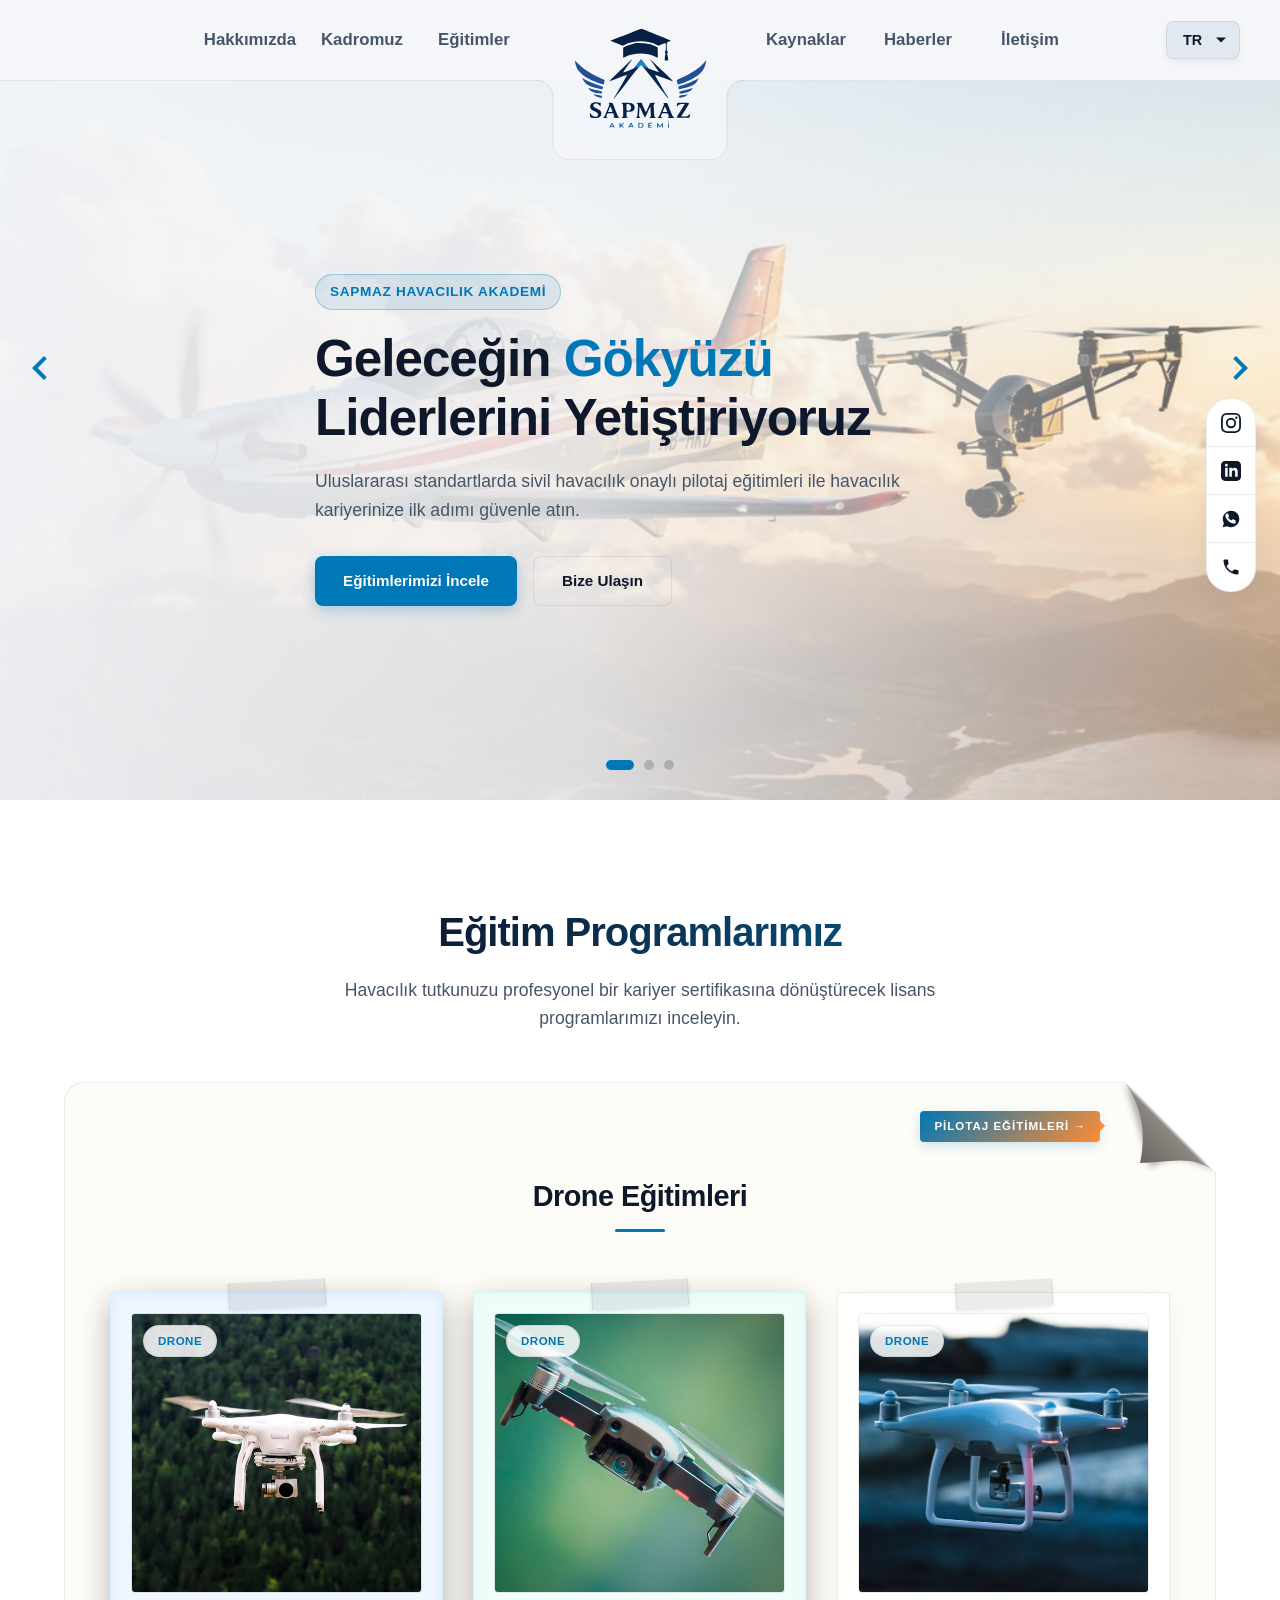
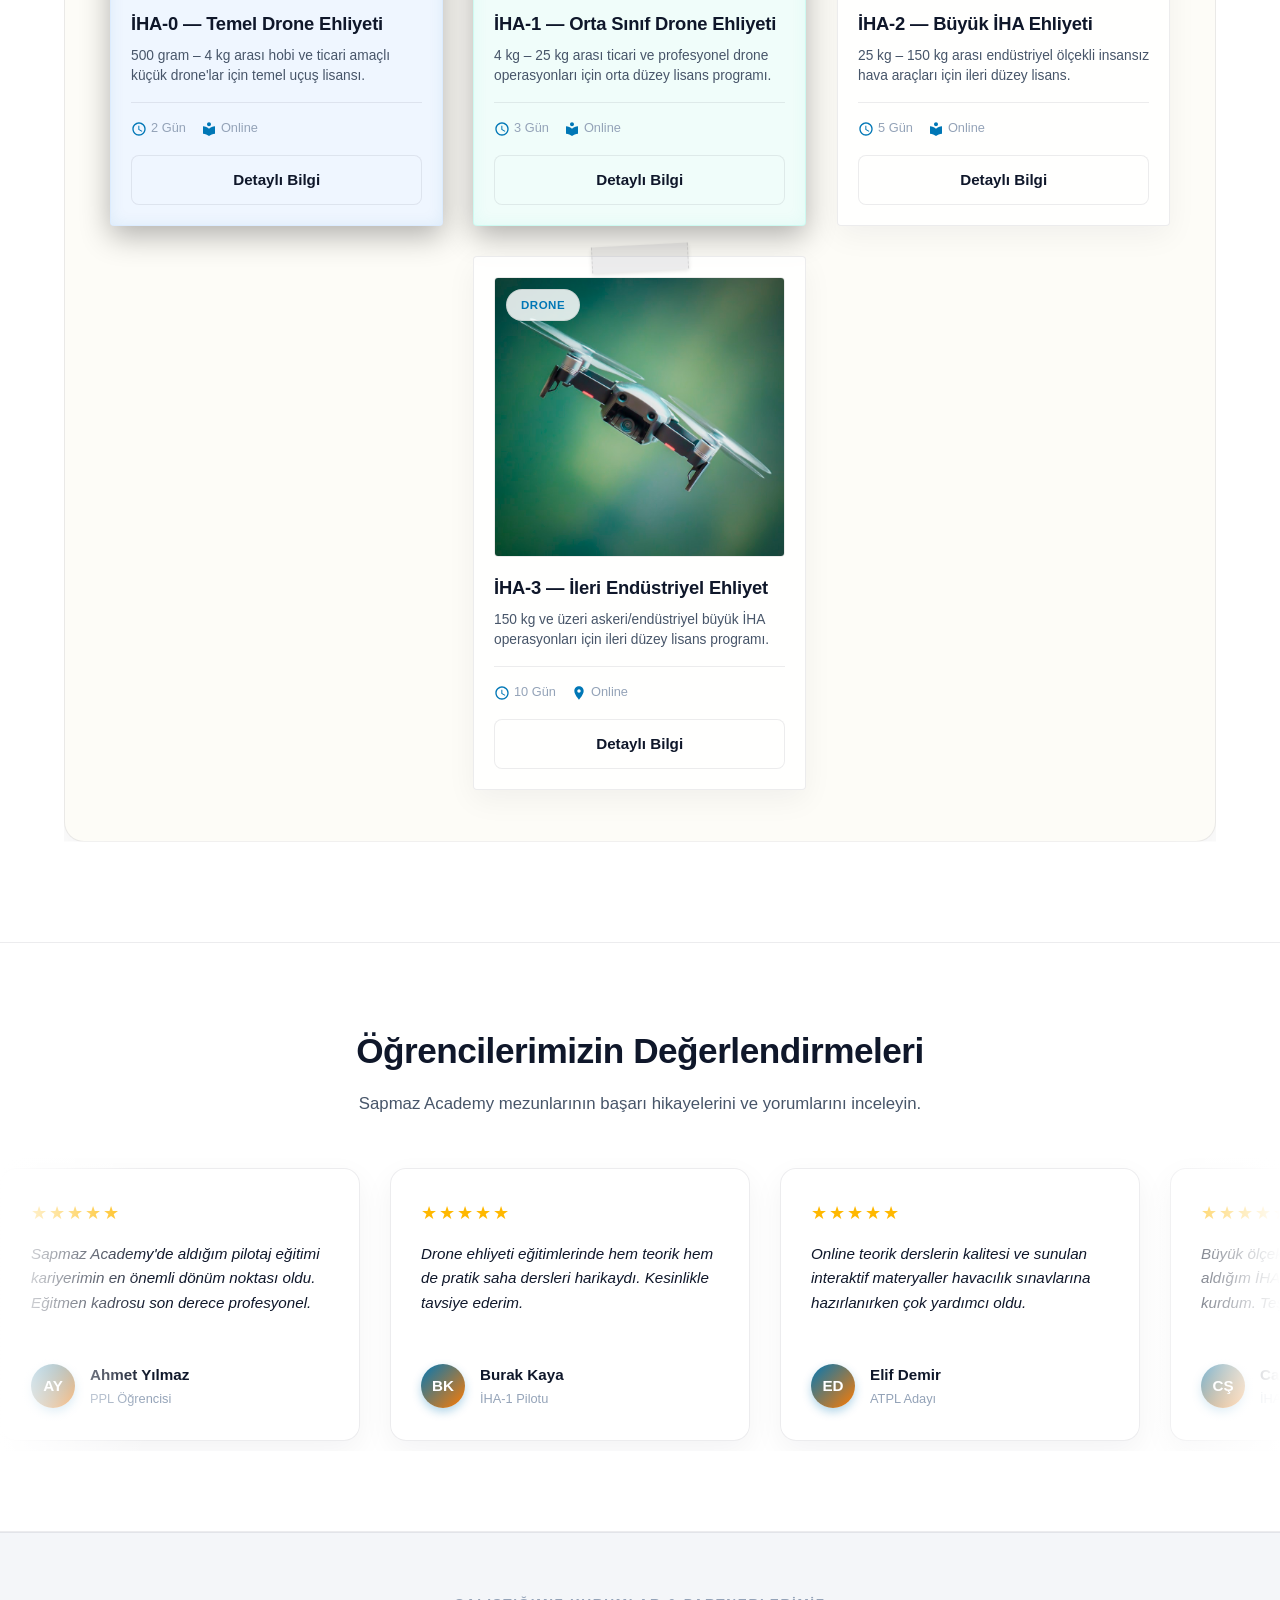
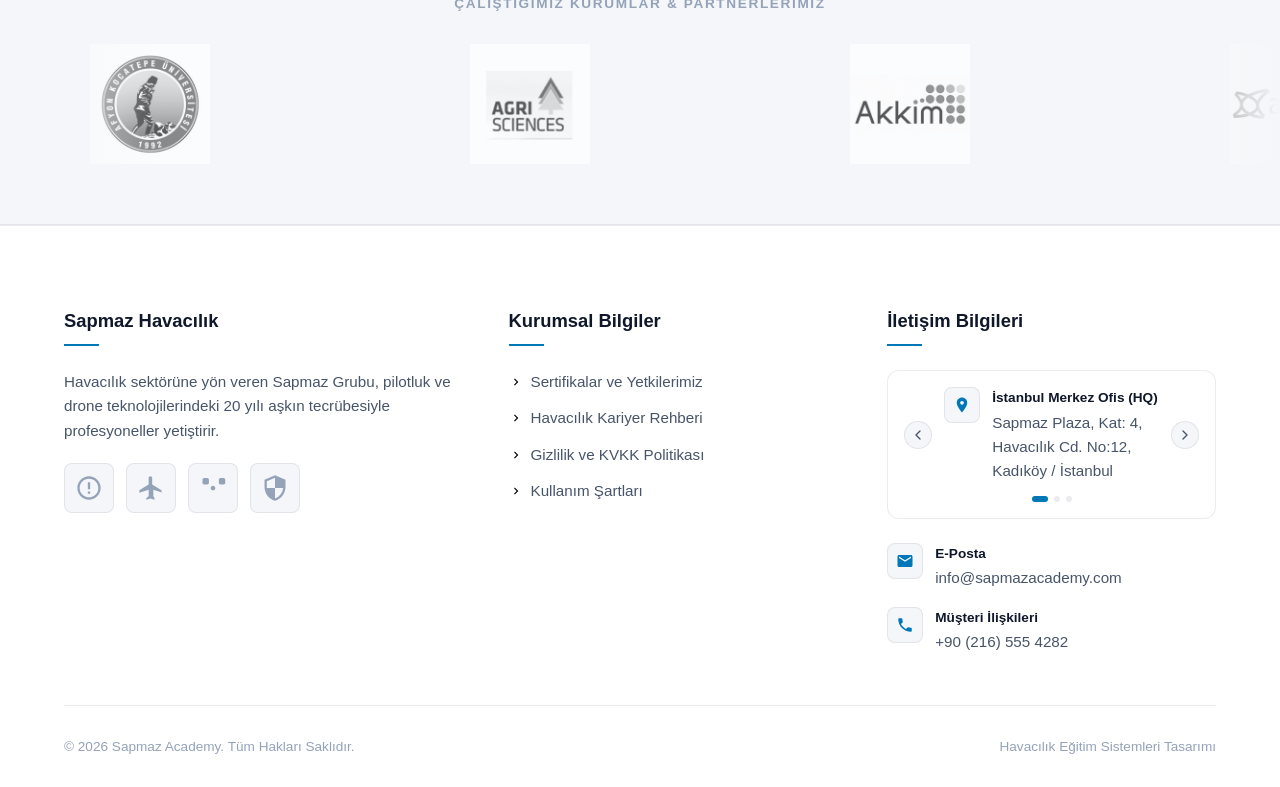
<file: index.html>
<!DOCTYPE html>
<html lang="tr">

<head>
  <meta charset="UTF-8">
  <meta name="viewport" content="width=device-width, initial-scale=1.0">
  <meta name="description"
    content="Sapmaz Academy - Pilotaj ve İHA (Drone) Lisans Eğitimleri. Sivil Havacılık onaylı sertifikalı online ve pratik uçuş eğitimleri.">
  <title>Sapmaz Academy | Havacılık ve İHA Eğitim Merkezi</title>
  <link rel="stylesheet" href="styles.min.css">
  <link rel="stylesheet" href="styles.min.css">
</head>

<body class="light-mode">

  <!-- ==========================================
       HEADER & NAVIGATION
       ========================================== -->
  <header class="header">
    <div class="container navbar">
      <!-- Logo -->
      <a href="index.html" class="logo-square">
        <img src="logo.svg" alt="Sapmaz Academy Logo">
      </a>

      <!-- Navigation Links -->
      <nav class="nav-menu" id="navMenu">
        <a href="inner pages/about.html" class="nav-link" data-i18n="nav_about">Hakkımızda</a>
        <a href="inner pages/staff.html" class="nav-link" data-i18n="nav_staff">Kadromuz</a>
        <a href="inner pages/courses.html" class="nav-link" data-i18n="nav_courses">Eğitimler</a>
        <a href="inner pages/resources.html" class="nav-link" data-i18n="nav_resources">Kaynaklar</a>
        <a href="inner pages/news.html" class="nav-link" data-i18n="nav_news">Haberler</a>
        <a href="inner pages/contact.html" class="nav-link" data-i18n="nav_contact">İletişim</a>
      </nav>

      <!-- Nav Controls: Theme Switcher & Language Dropdown -->
      <div class="nav-controls">


        <!-- Language Select -->
        <div class="lang-dropdown">
          <select class="lang-select" id="langSelect" aria-label="Change Language">
            <option value="tr" selected>TR</option>
            <option value="en">EN</option>
          </select>
        </div>

        <!-- Hamburger Icon for Mobile -->
        <div class="hamburger" id="hamburger">
          <span></span>
          <span></span>
          <span></span>
        </div>
      </div>
    </div>
  </header>

  <!-- ==========================================
       HERO CAROUSEL SECTION
       ========================================== -->
  <section class="hero-section" id="about">
    <div class="hero-slider" id="heroSlider">

      <!-- Slide 1 -->
      <div class="hero-slide active">
        <!-- High-quality aviation photography background -->
        <div class="slide-bg"
          style="background-image: url('assets/hero_plane_drone.png');">
        </div>
        <div class="container">
          <div class="hero-content">
            <span class="hero-badge" data-i18n="hero_badge_1">Sapmaz Havacılık Akademi</span>
            <h1 class="hero-title" data-i18n="hero_title_1">Geleceğin <span>Gökyüzü</span> Liderlerini Yetiştiriyoruz
            </h1>
            <p class="hero-desc" data-i18n="hero_desc_1">Uluslararası standartlarda sivil havacılık onaylı pilotaj
              eğitimleri ile havacılık kariyerinize ilk adımı güvenle atın.</p>
            <div class="hero-ctas">
              <a href="#courses" class="btn btn-primary" data-i18n="hero_cta_courses">Eğitimlerimizi İncele</a>
              <a href="inner pages/contact.html" class="btn btn-secondary" data-i18n="hero_cta_contact">Bize Ulaşın</a>
            </div>
          </div>
        </div>
      </div>

      <!-- Slide 2 -->
      <div class="hero-slide">
        <div class="slide-bg"
          style="background-image: url('./assets/images/hero/hero_slide_1.jpg');">
        </div>
        <div class="container">
          <div class="hero-content">
            <span class="hero-badge" data-i18n="hero_badge_2">İHA Eğitim Merkezi</span>
            <h1 class="hero-title" data-i18n="hero_title_2">Profesyonel <span>Drone Pilotu</span> Olun</h1>
            <p class="hero-desc" data-i18n="hero_desc_2">SHGM onaylı İHA0, İHA1 ve İHA2 ticari drone ehliyeti eğitimleri
              ile geleceğin teknolojisinde yerinizi alın.</p>
            <div class="hero-ctas">
              <a href="#courses" class="btn btn-primary" data-i18n="hero_cta_courses">Eğitimlerimizi İncele</a>
              <a href="inner pages/contact.html" class="btn btn-secondary" data-i18n="hero_cta_contact">Bize Ulaşın</a>
            </div>
          </div>
        </div>
      </div>

      <!-- Slide 3 -->
      <div class="hero-slide">
        <div class="slide-bg"
          style="background-image: url('./assets/images/hero/hero_slide_2.jpg');">
        </div>
        <div class="container">
          <div class="hero-content">
            <span class="hero-badge" data-i18n="hero_badge_3">Havacılıkta Uzmanlık</span>
            <h1 class="hero-title" data-i18n="hero_title_3">Havacılık Kariyerinizde <span>Yükselin</span></h1>
            <p class="hero-desc" data-i18n="hero_desc_3">Deneyimli eğitmen kadromuz, modern simülatörlerimiz ve zengin
              online ders materyallerimizle daima bir adım önde olun.</p>
            <div class="hero-ctas">
              <a href="#courses" class="btn btn-primary" data-i18n="hero_cta_courses">Eğitimlerimizi İncele</a>
              <a href="inner pages/contact.html" class="btn btn-secondary" data-i18n="hero_cta_contact">Bize Ulaşın</a>
            </div>
          </div>
        </div>
      </div>

      <!-- Controls -->
      <button class="slider-arrow slider-arrow-prev" id="sliderPrev" aria-label="Previous Slide">
        <svg viewBox="0 0 24 24">
          <path d="M15.41 7.41L14 6l-6 6 6 6 1.41-1.41L10.83 12z" />
        </svg>
      </button>
      <button class="slider-arrow slider-arrow-next" id="sliderNext" aria-label="Next Slide">
        <svg viewBox="0 0 24 24">
          <path d="M10 6L8.59 7.41 13.17 12l-4.58 4.59L10 18l6-6z" />
        </svg>
      </button>

      <!-- Dots Indicators -->
      <div class="slider-dots" id="sliderDots">
        <div class="slider-dot active" data-index="0"></div>
        <div class="slider-dot" data-index="1"></div>
        <div class="slider-dot" data-index="2"></div>
      </div>

    </div>
  </section>

  <!-- ==========================================
       COURSES SHOWCASE SECTION (THE SWITCHER)
       ========================================== -->
  <section class="courses-section" id="courses">
    <div class="container">

      <h2 class="section-title" data-i18n="courses_title">Eğitim Programlarımız</h2>
      <p class="section-subtitle" data-i18n="courses_subtitle">Havacılık tutkunuzu profesyonel bir kariyer sertifikasına
        dönüştürecek lisans programlarımızı inceleyin.</p>

      <!-- Mobile Category Tabs (Visible on Mobile/Tablet only) -->
      <div class="courses-mobile-tabs">
        <button class="mobile-tab-btn active" id="tabDroneBtn" data-i18n="switch_drone">Drone Eğitimleri</button>
        <button class="mobile-tab-btn" id="tabPilotajBtn" data-i18n="switch_pilotaj">Pilotaj Eğitimleri</button>
      </div>

      <!-- Paper Container Backing Sheet with Page-Fold Trigger -->
      <div class="paper-container" id="paperContainer">
        <!-- Interactive Page Fold Trigger -->
        <div class="page-fold" id="pageFoldBtn" aria-label="Kategori Değiştir">
          <svg class="page-fold-svg" viewBox="0 0 90 90">
            <defs>
              <!-- Light theme curl gradient -->
              <linearGradient id="foldCurlGradLight" x1="1" y1="0" x2="0" y2="1">
                <stop offset="0%" stop-color="#ffffff" stop-opacity="0.9" />
                <stop offset="40%" stop-color="#eae8e2" stop-opacity="0.95" />
                <stop offset="50%" stop-color="#c5c2ba" stop-opacity="0.98" />
                <stop offset="52%" stop-color="#8a8780" stop-opacity="1" />
                <stop offset="100%" stop-color="#5a5750" stop-opacity="1" />
              </linearGradient>
              <!-- Dark theme curl gradient -->
              <linearGradient id="foldCurlGradDark" x1="1" y1="0" x2="0" y2="1">
                <stop offset="0%" stop-color="#ffffff" stop-opacity="0.15" />
                <stop offset="45%" stop-color="#475569" stop-opacity="0.75" />
                <stop offset="52%" stop-color="#1e293b" stop-opacity="0.95" />
                <stop offset="100%" stop-color="#0f172a" stop-opacity="1" />
              </linearGradient>
            </defs>
            <!-- Shadow path cast onto the paper -->
            <path class="fold-shadow-path" d="M 0,0 Q 45,45 90,90 Q 55,65 25,85 Q 15,45 0,0 Z" fill="rgba(0,0,0,0.3)"
              filter="blur(3px)" />
            <!-- Folded curl flap path pointing inwards -->
            <path class="fold-flap-path" d="M 0,0 Q 25,35 15,80 C 40,80 70,70 90,90 Q 45,45 0,0 Z" />
          </svg>
        </div>
        <div class="page-fold-badge" id="pageFoldBadge" data-i18n="badge_switch_to_pilotaj">Pilotaj Eğitimleri →</div>

        <!-- Sliding Course Containers Wrapper -->
        <div class="course-carousel-wrapper">
          <div class="course-track" id="courseTrack">

            <!-- Category 1 Panel: Pilotaj Eğitimleri -->
            <div class="course-panel" id="panelPilotaj">
              <h3 class="panel-category-title" data-i18n="switch_pilotaj">Pilotaj Eğitimleri</h3>

              <!-- Card 1: PPL -->
              <div class="course-card">
                <div class="course-img-wrapper">
                  <img
                    src="./assets/images/courses/course_ppl.jpg"
                    alt="PPL" class="course-card-img">
                </div>
                <div class="card-header">
                  <span class="course-badge" data-i18n="courses_badge_pilotaj">Pilotaj</span>
                </div>
                <h3 class="course-title" data-i18n="courses_ppl_title">PPL — Özel Pilot Lisansı</h3>
                <p class="course-desc" data-i18n="courses_ppl_desc">Havacılık kariyerinizin ilk adımı. Özel uçuş lisansı ile gökyüzüne çıkın.</p>
                <div class="course-meta">
                  <div class="meta-item">
                    <svg viewBox="0 0 24 24">
                      <path
                        d="M11.99 2C6.47 2 2 6.48 2 12s4.47 10 9.99 10C17.52 22 22 17.52 22 12S17.52 2 11.99 2zM12 20c-4.42 0-8-3.58-8-8s3.58-8 8-8 8 3.58 8 8-3.58 8-8 8zm.5-13H11v6l5.25 3.15.75-1.23-4.5-2.67z" />
                    </svg>
                    <span data-i18n="meta_ppl_hours">45 Saat Uçuş</span>
                  </div>
                  <div class="meta-item">
                    <svg viewBox="0 0 24 24">
                      <path
                        d="M12 11.55C9.64 9.35 6.48 8 3 8v11c3.48 0 6.64 1.35 9 3.55 2.36-2.2 5.52-3.55 9-3.55V8c-3.48 0-6.64 1.35-9 3.55zM12 2c1.66 0 3 1.34 3 3s-1.34 3-3 3-3-1.34-3-3 1.34-3 3-3z" />
                    </svg>
                    <span data-i18n="meta_location_online">Online</span>
                  </div>
                </div>
                <a href="inner pages/course-detail.html?course=ppl" class="btn btn-secondary course-btn"
                  data-i18n="course_details">Detaylı Bilgi</a>
              </div>

              <!-- Card 2: ATPL -->
              <div class="course-card">
                <div class="course-img-wrapper">
                  <img
                    src="./assets/images/courses/course_atpl.jpg"
                    alt="ATPL" class="course-card-img">
                </div>
                <div class="card-header">
                  <span class="course-badge" data-i18n="courses_badge_pilotaj">Pilotaj</span>
                </div>
                <h3 class="course-title" data-i18n="courses_atpl_title">ATPL — Havayolu Taşımacılık Pilotu</h3>
                <p class="course-desc" data-i18n="courses_atpl_desc">En yüksek seviye pilotluk lisansı. Havayolu kaptan pilotu olma yolunda ileri düzey eğitim.</p>
                <div class="course-meta">
                  <div class="meta-item">
                    <svg viewBox="0 0 24 24">
                      <path
                        d="M11.99 2C6.47 2 2 6.48 2 12s4.47 10 9.99 10C17.52 22 22 17.52 22 12S17.52 2 11.99 2zM12 20c-4.42 0-8-3.58-8-8s3.58-8 8-8 8 3.58 8 8-3.58 8-8 8zm.5-13H11v6l5.25 3.15.75-1.23-4.5-2.67z" />
                    </svg>
                    <span data-i18n="meta_atpl_hours">1500 Saat Uçuş</span>
                  </div>
                  <div class="meta-item">
                    <svg viewBox="0 0 24 24">
                      <path
                        d="M12 11.55C9.64 9.35 6.48 8 3 8v11c3.48 0 6.64 1.35 9 3.55 2.36-2.2 5.52-3.55 9-3.55V8c-3.48 0-6.64 1.35-9 3.55zM12 2c1.66 0 3 1.34 3 3s-1.34 3-3 3-3-1.34-3-3 1.34-3 3-3z" />
                    </svg>
                    <span data-i18n="meta_location_online">Online</span>
                  </div>
                </div>
                <a href="inner pages/course-detail.html?course=atpl" class="btn btn-secondary course-btn"
                  data-i18n="course_details">Detaylı Bilgi</a>
              </div>

              <!-- Card 3: NR -->
              <div class="course-card">
                <div class="course-img-wrapper">
                  <img
                    src="./assets/images/courses/course_cpl.jpg"
                    alt="NR" class="course-card-img">
                </div>
                <div class="card-header">
                  <span class="course-badge" data-i18n="courses_badge_pilotaj">Pilotaj</span>
                </div>
                <h3 class="course-title" data-i18n="courses_nr_title">NR — Gece Yetkisi</h3>
                <p class="course-desc" data-i18n="courses_nr_desc">Gece şartlarında görerek emniyetle uçuş yapabilmek için gerekli ek yetki programı.</p>
                <div class="course-meta">
                  <div class="meta-item">
                    <svg viewBox="0 0 24 24">
                      <path
                        d="M11.99 2C6.47 2 2 6.48 2 12s4.47 10 9.99 10C17.52 22 22 17.52 22 12S17.52 2 11.99 2zM12 20c-4.42 0-8-3.58-8-8s3.58-8 8-8 8 3.58 8 8-3.58 8-8 8zm.5-13H11v6l5.25 3.15.75-1.23-4.5-2.67z" />
                    </svg>
                    <span data-i18n="meta_nr_duration">5 Saat Uçuş</span>
                  </div>
                  <div class="meta-item">
                    <svg viewBox="0 0 24 24">
                      <path
                        d="M12 11.55C9.64 9.35 6.48 8 3 8v11c3.48 0 6.64 1.35 9 3.55 2.36-2.2 5.52-3.55 9-3.55V8c-3.48 0-6.64 1.35-9 3.55zM12 2c1.66 0 3 1.34 3 3s-1.34 3-3 3-3-1.34-3-3 1.34-3 3-3z" />
                    </svg>
                    <span data-i18n="meta_location_online">Online</span>
                  </div>
                </div>
                <a href="inner pages/course-detail.html?course=nr" class="btn btn-secondary course-btn"
                  data-i18n="course_details">Detaylı Bilgi</a>
              </div>

              <!-- Card 4: PIC -->
              <div class="course-card">
                <div class="course-img-wrapper">
                  <img
                    src="./assets/images/courses/course_ir.jpg"
                    alt="PIC" class="course-card-img">
                </div>
                <div class="card-header">
                  <span class="course-badge" data-i18n="courses_badge_pilotaj">Pilotaj</span>
                </div>
                <h3 class="course-title" data-i18n="courses_pic_title">PIC — Sorumlu Pilot Uçuşu</h3>
                <p class="course-desc" data-i18n="courses_pic_desc">CPL lisansı ve aletli uçuş eğitimleri sürecinde veya öncesinde/sonrasında tamamlanabilen sorumlu pilot saat biriktirme programı.</p>
                <div class="course-meta">
                  <div class="meta-item">
                    <svg viewBox="0 0 24 24">
                      <path
                        d="M11.99 2C6.47 2 2 6.48 2 12s4.47 10 9.99 10C17.52 22 22 17.52 22 12S17.52 2 11.99 2zM12 20c-4.42 0-8-3.58-8-8s3.58-8 8-8 8 3.58 8 8-3.58 8-8 8zm.5-13H11v6l5.25 3.15.75-1.23-4.5-2.67z" />
                    </svg>
                    <span data-i18n="meta_pic_duration">Saat Biriktirme</span>
                  </div>
                  <div class="meta-item">
                    <svg viewBox="0 0 24 24">
                      <path
                        d="M12 11.55C9.64 9.35 6.48 8 3 8v11c3.48 0 6.64 1.35 9 3.55 2.36-2.2 5.52-3.55 9-3.55V8c-3.48 0-6.64 1.35-9 3.55zM12 2c1.66 0 3 1.34 3 3s-1.34 3-3 3-3-1.34-3-3 1.34-3 3-3z" />
                    </svg>
                    <span data-i18n="meta_location_online">Online</span>
                  </div>
                </div>
                <a href="inner pages/course-detail.html?course=pic" class="btn btn-secondary course-btn"
                  data-i18n="course_details">Detaylı Bilgi</a>
              </div>

              <!-- Card 5: IR -->
              <div class="course-card">
                <div class="course-img-wrapper">
                  <img
                    src="./assets/images/courses/course_me.jpg"
                    alt="IR" class="course-card-img">
                </div>
                <div class="card-header">
                  <span class="course-badge" data-i18n="courses_badge_pilotaj">Pilotaj</span>
                </div>
                <h3 class="course-title" data-i18n="courses_ir_title">IR — Aletli Uçuş Yetkisi</h3>
                <p class="course-desc" data-i18n="courses_ir_desc">Bulut içi veya kısıtlı görüş şartlarında sadece kokpit göstergelerine güvenerek uçabilme lisans yetkisi.</p>
                <div class="course-meta">
                  <div class="meta-item">
                    <svg viewBox="0 0 24 24">
                      <path
                        d="M11.99 2C6.47 2 2 6.48 2 12s4.47 10 9.99 10C17.52 22 22 17.52 22 12S17.52 2 11.99 2zM12 20c-4.42 0-8-3.58-8-8s3.58-8 8-8 8 3.58 8 8-3.58 8-8 8zm.5-13H11v6l5.25 3.15.75-1.23-4.5-2.67z" />
                    </svg>
                    <span data-i18n="meta_ir_duration">50 Saat Uçuş</span>
                  </div>
                  <div class="meta-item">
                    <svg viewBox="0 0 24 24">
                      <path
                        d="M12 11.55C9.64 9.35 6.48 8 3 8v11c3.48 0 6.64 1.35 9 3.55 2.36-2.2 5.52-3.55 9-3.55V8c-3.48 0-6.64 1.35-9 3.55zM12 2c1.66 0 3 1.34 3 3s-1.34 3-3 3-3-1.34-3-3 1.34-3 3-3z" />
                    </svg>
                    <span data-i18n="meta_location_online">Online</span>
                  </div>
                </div>
                <a href="inner pages/course-detail.html?course=ir" class="btn btn-secondary course-btn"
                  data-i18n="course_details">Detaylı Bilgi</a>
              </div>

              <!-- Card 6: CPL -->
              <div class="course-card">
                <div class="course-img-wrapper">
                  <img
                    src="./assets/images/courses/course_fi.jpg"
                    alt="CPL" class="course-card-img">
                </div>
                <div class="card-header">
                  <span class="course-badge" data-i18n="courses_badge_pilotaj">Pilotaj</span>
                </div>
                <h3 class="course-title" data-i18n="courses_cpl_title">CPL — Ticari Pilot Lisansı</h3>
                <p class="course-desc" data-i18n="courses_cpl_desc">Profesyonel pilotluk kariyeriniz için gerekli ticari pilot sertifikası programı.</p>
                <div class="course-meta">
                  <div class="meta-item">
                    <svg viewBox="0 0 24 24">
                      <path
                        d="M11.99 2C6.47 2 2 6.48 2 12s4.47 10 9.99 10C17.52 22 22 17.52 22 12S17.52 2 11.99 2zM12 20c-4.42 0-8-3.58-8-8s3.58-8 8-8 8 3.58 8 8-3.58 8-8 8zm.5-13H11v6l5.25 3.15.75-1.23-4.5-2.67z" />
                    </svg>
                    <span data-i18n="meta_cpl_hours">200 Saat Uçuş</span>
                  </div>
                  <div class="meta-item">
                    <svg viewBox="0 0 24 24">
                      <path
                        d="M12 11.55C9.64 9.35 6.48 8 3 8v11c3.48 0 6.64 1.35 9 3.55 2.36-2.2 5.52-3.55 9-3.55V8c-3.48 0-6.64 1.35-9 3.55zM12 2c1.66 0 3 1.34 3 3s-1.34 3-3 3-3-1.34-3-3 1.34-3 3-3z" />
                    </svg>
                    <span data-i18n="meta_location_online">Online</span>
                  </div>
                </div>
                <a href="inner pages/course-detail.html?course=cpl" class="btn btn-secondary course-btn"
                  data-i18n="course_details">Detaylı Bilgi</a>
              </div>

              <!-- Card 7: ME -->
              <div class="course-card">
                <div class="course-img-wrapper">
                  <img
                    src="./assets/images/courses/course_night.jpg"
                    alt="ME" class="course-card-img">
                </div>
                <div class="card-header">
                  <span class="course-badge" data-i18n="courses_badge_pilotaj">Pilotaj</span>
                </div>
                <h3 class="course-title" data-i18n="courses_me_title">ME — Çok Motor Yetkisi</h3>
                <p class="course-desc" data-i18n="courses_me_desc">Birden fazla motora sahip uçakları sevk ve idare edebilmek için gerekli resmi uçuş lisans eğitimi.</p>
                <div class="course-meta">
                  <div class="meta-item">
                    <svg viewBox="0 0 24 24">
                      <path
                        d="M11.99 2C6.47 2 2 6.48 2 12s4.47 10 9.99 10C17.52 22 22 17.52 22 12S17.52 2 11.99 2zM12 20c-4.42 0-8-3.58-8-8s3.58-8 8-8 8 3.58 8 8-3.58 8-8 8zm.5-13H11v6l5.25 3.15.75-1.23-4.5-2.67z" />
                    </svg>
                    <span data-i18n="meta_me_duration">6 Saat Uçuş</span>
                  </div>
                  <div class="meta-item">
                    <svg viewBox="0 0 24 24">
                      <path
                        d="M12 11.55C9.64 9.35 6.48 8 3 8v11c3.48 0 6.64 1.35 9 3.55 2.36-2.2 5.52-3.55 9-3.55V8c-3.48 0-6.64 1.35-9 3.55zM12 2c1.66 0 3 1.34 3 3s-1.34 3-3 3-3-1.34-3-3 1.34-3 3-3z" />
                    </svg>
                    <span data-i18n="meta_location_online">Online</span>
                  </div>
                </div>
                <a href="inner pages/course-detail.html?course=me" class="btn btn-secondary course-btn"
                  data-i18n="course_details">Detaylı Bilgi</a>
              </div>

              <!-- Card 8: MCC -->
              <div class="course-card">
                <div class="course-img-wrapper">
                  <img
                    src="./assets/images/courses/course_mcc.jpg"
                    alt="MCC" class="course-card-img">
                </div>
                <div class="card-header">
                  <span class="course-badge" data-i18n="courses_badge_pilotaj">Pilotaj</span>
                </div>
                <h3 class="course-title" data-i18n="courses_mcc_title">MCC — Çoklu Mürettebat İşbirliği</h3>
                <p class="course-desc" data-i18n="courses_mcc_desc">Çok pilotlu kokpit operasyonlarında havayolu standartlarında işbirliği ve kaynak yönetimi eğitimi.</p>
                <div class="course-meta">
                  <div class="meta-item">
                    <svg viewBox="0 0 24 24">
                      <path
                        d="M11.99 2C6.47 2 2 6.48 2 12s4.47 10 9.99 10C17.52 22 22 17.52 22 12S17.52 2 11.99 2zM12 20c-4.42 0-8-3.58-8-8s3.58-8 8-8 8 3.58 8 8-3.58 8-8 8zm.5-13H11v6l5.25 3.15.75-1.23-4.5-2.67z" />
                    </svg>
                    <span data-i18n="meta_mcc_duration">20 Saat Simülatör</span>
                  </div>
                  <div class="meta-item">
                    <svg viewBox="0 0 24 24">
                      <path
                        d="M12 11.55C9.64 9.35 6.48 8 3 8v11c3.48 0 6.64 1.35 9 3.55 2.36-2.2 5.52-3.55 9-3.55V8c-3.48 0-6.64 1.35-9 3.55zM12 2c1.66 0 3 1.34 3 3s-1.34 3-3 3-3-1.34-3-3 1.34-3 3-3z" />
                    </svg>
                    <span data-i18n="meta_location_online">Online</span>
                  </div>
                </div>
                <a href="inner pages/course-detail.html?course=mcc" class="btn btn-secondary course-btn"
                  data-i18n="course_details">Detaylı Bilgi</a>
              </div>

            </div>

            <!-- Category 2 Panel: Drone (İHA) Eğitimleri -->
            <div class="course-panel active" id="panelDrone">
              <h3 class="panel-category-title" data-i18n="switch_drone">Drone Eğitimleri</h3>

              <!-- Card 1: İHA0 -->
              <div class="course-card">
                <div class="course-img-wrapper">
                  <img
                    src="./assets/images/courses/course_iha01.jpg"
                    alt="İHA0" class="course-card-img">
                </div>
                <div class="card-header">
                  <span class="course-badge" data-i18n="courses_badge_drone">Drone</span>
                </div>
                <h3 class="course-title" data-i18n="courses_iha0_title">İHA-0 — Temel Drone Ehliyeti</h3>
                <p class="course-desc" data-i18n="courses_iha0_desc">500 gram – 4 kg arası hobi ve ticari amaçlı küçük drone'lar için temel uçuş lisansı.</p>
                <div class="course-meta">
                  <div class="meta-item">
                    <svg viewBox="0 0 24 24">
                      <path
                        d="M11.99 2C6.47 2 2 6.48 2 12s4.47 10 9.99 10C17.52 22 22 17.52 22 12S17.52 2 11.99 2zM12 20c-4.42 0-8-3.58-8-8s3.58-8 8-8 8 3.58 8 8-3.58 8-8 8zm.5-13H11v6l5.25 3.15.75-1.23-4.5-2.67z" />
                    </svg>
                    <span data-i18n="meta_iha0_duration">2 Gün</span>
                  </div>
                  <div class="meta-item">
                    <svg viewBox="0 0 24 24">
                      <path
                        d="M12 11.55C9.64 9.35 6.48 8 3 8v11c3.48 0 6.64 1.35 9 3.55 2.36-2.2 5.52-3.55 9-3.55V8c-3.48 0-6.64 1.35-9 3.55zM12 2c1.66 0 3 1.34 3 3s-1.34 3-3 3-3-1.34-3-3 1.34-3 3-3z" />
                    </svg>
                    <span data-i18n="meta_location_online">Online</span>
                  </div>
                </div>
                <a href="inner pages/course-detail.html?course=iha0" class="btn btn-secondary course-btn"
                  data-i18n="course_details">Detaylı Bilgi</a>
              </div>

              <!-- Card 2: İHA1 -->
              <div class="course-card">
                <div class="course-img-wrapper">
                  <img
                    src="./assets/images/courses/course_iha2.jpg"
                    alt="İHA1" class="course-card-img">
                </div>
                <div class="card-header">
                  <span class="course-badge" data-i18n="courses_badge_drone">Drone</span>
                </div>
                <h3 class="course-title" data-i18n="courses_iha1_title">İHA-1 — Orta Sınıf Drone Ehliyeti</h3>
                <p class="course-desc" data-i18n="courses_iha1_desc">4 kg – 25 kg arası ticari ve profesyonel drone operasyonları için orta düzey lisans programı.</p>
                <div class="course-meta">
                  <div class="meta-item">
                    <svg viewBox="0 0 24 24">
                      <path
                        d="M11.99 2C6.47 2 2 6.48 2 12s4.47 10 9.99 10C17.52 22 22 17.52 22 12S17.52 2 11.99 2zM12 20c-4.42 0-8-3.58-8-8s3.58-8 8-8 8 3.58 8 8-3.58 8-8 8zm.5-13H11v6l5.25 3.15.75-1.23-4.5-2.67z" />
                    </svg>
                    <span data-i18n="meta_iha1_duration">3 Gün</span>
                  </div>
                  <div class="meta-item">
                    <svg viewBox="0 0 24 24">
                      <path
                        d="M12 11.55C9.64 9.35 6.48 8 3 8v11c3.48 0 6.64 1.35 9 3.55 2.36-2.2 5.52-3.55 9-3.55V8c-3.48 0-6.64 1.35-9 3.55zM12 2c1.66 0 3 1.34 3 3s-1.34 3-3 3-3-1.34-3-3 1.34-3 3-3z" />
                    </svg>
                    <span data-i18n="meta_location_online">Online</span>
                  </div>
                </div>
                <a href="inner pages/course-detail.html?course=iha1" class="btn btn-secondary course-btn"
                  data-i18n="course_details">Detaylı Bilgi</a>
              </div>

              <!-- Card 3: İHA2 -->
              <div class="course-card">
                <div class="course-img-wrapper">
                  <img
                    src="./assets/images/news/news_4.jpg"
                    alt="İHA2" class="course-card-img">
                </div>
                <div class="card-header">
                  <span class="course-badge" data-i18n="courses_badge_drone">Drone</span>
                </div>
                <h3 class="course-title" data-i18n="courses_iha2_title">İHA-2 — Büyük İHA Ehliyeti</h3>
                <p class="course-desc" data-i18n="courses_iha2_desc">25 kg – 150 kg arası endüstriyel ölçekli insansız hava araçları için ileri düzey lisans.</p>
                <div class="course-meta">
                  <div class="meta-item">
                    <svg viewBox="0 0 24 24">
                      <path
                        d="M11.99 2C6.47 2 2 6.48 2 12s4.47 10 9.99 10C17.52 22 22 17.52 22 12S17.52 2 11.99 2zM12 20c-4.42 0-8-3.58-8-8s3.58-8 8-8 8 3.58 8 8-3.58 8-8 8zm.5-13H11v6l5.25 3.15.75-1.23-4.5-2.67z" />
                    </svg>
                    <span data-i18n="meta_iha2_duration">5 Gün</span>
                  </div>
                  <div class="meta-item">
                    <svg viewBox="0 0 24 24">
                      <path
                        d="M12 11.55C9.64 9.35 6.48 8 3 8v11c3.48 0 6.64 1.35 9 3.55 2.36-2.2 5.52-3.55 9-3.55V8c-3.48 0-6.64 1.35-9 3.55zM12 2c1.66 0 3 1.34 3 3s-1.34 3-3 3-3-1.34-3-3 1.34-3 3-3z" />
                    </svg>
                    <span data-i18n="meta_location_online">Online</span>
                  </div>
                </div>
                <a href="inner pages/course-detail.html?course=iha2" class="btn btn-secondary course-btn"
                  data-i18n="course_details">Detaylı Bilgi</a>
              </div>

              <!-- Card 4: İHA3 -->
              <div class="course-card">
                <div class="course-img-wrapper">
                  <img
                    src="./assets/images/news/news_1.jpg"
                    alt="İHA3" class="course-card-img">
                </div>
                <div class="card-header">
                  <span class="course-badge" data-i18n="courses_badge_drone">Drone</span>
                </div>
                <h3 class="course-title" data-i18n="courses_iha3_title">İHA-3 — İleri Endüstriyel Ehliyet</h3>
                <p class="course-desc" data-i18n="courses_iha3_desc">150 kg ve üzeri askeri/endüstriyel büyük İHA operasyonları için ileri düzey lisans programı.</p>
                <div class="course-meta">
                  <div class="meta-item">
                    <svg viewBox="0 0 24 24">
                      <path
                        d="M11.99 2C6.47 2 2 6.48 2 12s4.47 10 9.99 10C17.52 22 22 17.52 22 12S17.52 2 11.99 2zM12 20c-4.42 0-8-3.58-8-8s3.58-8 8-8 8 3.58 8 8-3.58 8-8 8zm.5-13H11v6l5.25 3.15.75-1.23-4.5-2.67z" />
                    </svg>
                    <span data-i18n="courses_iha3_duration">10 Gün</span>
                  </div>
                  <div class="meta-item">
                    <svg viewBox="0 0 24 24">
                      <path
                        d="M12 2C8.13 2 5 5.13 5 9c0 5.25 7 13 7 13s7-7.75 7-13c0-3.87-3.13-7-7-7zm0 9.5c-1.38 0-2.5-1.12-2.5-2.5s1.12-2.5 2.5-2.5 2.5 1.12 2.5 2.5-1.12 2.5-2.5 2.5z" />
                    </svg>
                    <span data-i18n="courses_iha3_status">Online</span>
                  </div>
                </div>
                <a href="inner pages/course-detail.html?course=iha3" class="btn btn-secondary course-btn"
                  data-i18n="course_details">Detaylı Bilgi</a>
              </div>

            </div>

          </div>
        </div>
      </div> <!-- End of .paper-container -->

    </div>
  </section>

  <!-- ==========================================
       REVIEWS SCROLLER SECTION
       ========================================== -->
  <section class="reviews-section" id="reviews">
    <div class="container">
      <h3 class="reviews-title" data-i18n="reviews_title">Öğrencilerimizin Değerlendirmeleri</h3>
      <p class="reviews-subtitle" data-i18n="reviews_subtitle">Sapmaz Academy mezunlarının başarı hikayelerini ve
        yorumlarını inceleyin.</p>
    </div>

    <div class="reviews-wrapper">
      <div class="reviews-slider" id="reviewsSlider">
        <!-- Review Card 1 -->
        <div class="review-card">
          <div class="review-header">
            <div class="review-stars">
              ★★★★★
            </div>
          </div>
          <p class="review-text" data-i18n="review_1_text">Sapmaz Academy'de aldığım pilotaj eğitimi kariyerimin en
            önemli dönüm noktası oldu. Eğitmen kadrosu son derece profesyonel.</p>
          <div class="review-user">
            <div class="review-avatar">AY</div>
            <div class="review-user-info">
              <h4 class="review-user-name">Ahmet Yılmaz</h4>
              <p class="review-user-role" data-i18n="review_1_role">PPL Öğrencisi</p>
            </div>
          </div>
        </div>

        <!-- Review Card 2 -->
        <div class="review-card">
          <div class="review-header">
            <div class="review-stars">
              ★★★★★
            </div>
          </div>
          <p class="review-text" data-i18n="review_2_text">Drone ehliyeti eğitimlerinde hem teorik hem de pratik saha
            dersleri harikaydı. Kesinlikle tavsiye ederim.</p>
          <div class="review-user">
            <div class="review-avatar">BK</div>
            <div class="review-user-info">
              <h4 class="review-user-name">Burak Kaya</h4>
              <p class="review-user-role" data-i18n="review_2_role">İHA-1 Pilotu</p>
            </div>
          </div>
        </div>

        <!-- Review Card 3 -->
        <div class="review-card">
          <div class="review-header">
            <div class="review-stars">
              ★★★★★
            </div>
          </div>
          <p class="review-text" data-i18n="review_3_text">Online teorik derslerin kalitesi ve sunulan interaktif
            materyaller havacılık sınavlarına hazırlanırken çok yardımcı oldu.</p>
          <div class="review-user">
            <div class="review-avatar">ED</div>
            <div class="review-user-info">
              <h4 class="review-user-name">Elif Demir</h4>
              <p class="review-user-role" data-i18n="review_3_role">ATPL Adayı</p>
            </div>
          </div>
        </div>

        <!-- Review Card 4 -->
        <div class="review-card">
          <div class="review-header">
            <div class="review-stars">
              ★★★★★
            </div>
          </div>
          <p class="review-text" data-i18n="review_4_text">Büyük ölçekli zirai drone operasyonları için aldığım İHA-2
            eğitimi sayesinde kendi işimi kurdum. Teşekkürler!</p>
          <div class="review-user">
            <div class="review-avatar">CŞ</div>
            <div class="review-user-info">
              <h4 class="review-user-name">Caner Şahin</h4>
              <p class="review-user-role" data-i18n="review_4_role">İHA-2 Pilotu</p>
            </div>
          </div>
        </div>

        <!-- Review Card 5 -->
        <div class="review-card">
          <div class="review-header">
            <div class="review-stars">
              ★★★★★
            </div>
          </div>
          <p class="review-text" data-i18n="review_5_text">Temel drone uçuş teknikleri eğitimleriyle güvenli uçuşun tüm
            kurallarını öğrendim. Harika bir ekip.</p>
          <div class="review-user">
            <div class="review-avatar">MÖ</div>
            <div class="review-user-info">
              <h4 class="review-user-name">Merve Öztürk</h4>
              <p class="review-user-role" data-i18n="review_5_role">Hobi Drone Kullanıcısı</p>
            </div>
          </div>
        </div>
      </div>
    </div>
  </section>

  <!-- ==========================================
       BRANDS SCROLLER
       ========================================== -->
  <section class="brands-section">
    <h3 class="brands-container-title" data-i18n="brands_title">Çalıştığımız Kurumlar & Partnerlerimiz</h3>
    <div class="brands-wrapper">
      <div class="brands-slider" id="brandsSlider">
        <div class="brand-logo" title="afyonkocatepe">
          <img src="assets/brands/afyonkocatepe.jpg" alt="afyonkocatepe" loading="lazy" />
        </div>
        <div class="brand-logo" title="agriscience">
          <img src="assets/brands/agriscience.jpg" alt="agriscience" loading="lazy" />
        </div>
        <div class="brand-logo" title="akkimkimya">
          <img src="assets/brands/akkimkimya.jpg" alt="akkimkimya" loading="lazy" />
        </div>
        <div class="brand-logo" title="altinay">
          <img src="assets/brands/altinay.jpg" alt="altinay" loading="lazy" />
        </div>
        <div class="brand-logo" title="Animedya">
          <img src="assets/brands/Animedya.jpg" alt="Animedya" loading="lazy" />
        </div>
        <div class="brand-logo" title="anagold">
          <img src="assets/brands/anagold.jpg" alt="anagold" loading="lazy" />
        </div>
        <div class="brand-logo" title="ankarabarosu">
          <img src="assets/brands/ankarabarosu.jpg" alt="ankarabarosu" loading="lazy" />
        </div>
        <div class="brand-logo" title="aybuhavuk">
          <img src="assets/brands/aybuhavuk.jpg" alt="aybuhavuk" loading="lazy" />
        </div>
        <div class="brand-logo" title="AydınİlTarım">
          <img src="assets/brands/AydınİlTarım.jpg" alt="AydınİlTarım" loading="lazy" />
        </div>
        <div class="brand-logo" title="Başkentelektrik">
          <img src="assets/brands/Başkentelektrik.jpg" alt="Başkentelektrik" loading="lazy" />
        </div>
      </div>
    </div>
  </section>

  <!-- ==========================================
       FLOATING ACTIONS SIDEBAR
       ========================================== -->
  <aside class="floating-sidebar-pill">
    <a href="https://www.instagram.com/sapmazhavacilik" class="floating-action-item" data-tooltip="Instagram" target="_blank"
      rel="noopener noreferrer">
      <!-- Instagram SVG -->
      <svg viewBox="0 0 24 24">
        <path
          d="M12 2.163c3.204 0 3.584.012 4.85.07 3.252.148 4.771 1.691 4.919 4.919.058 1.265.069 1.645.069 4.849 0 3.205-.012 3.584-.069 4.849-.149 3.225-1.664 4.771-4.919 4.919-1.266.058-1.644.07-4.85.07-3.204 0-3.584-.012-4.849-.07-3.26-.149-4.771-1.699-4.919-4.92-.058-1.265-.07-1.644-.07-4.849 0-3.204.013-3.583.07-4.849.149-3.227 1.664-4.771 4.919-4.919 1.266-.057 1.645-.069 4.849-.069zM12 0C8.741 0 8.333.014 7.053.072 2.695.272.273 2.69.073 7.051.014 8.333 0 8.741 0 12c0 3.259.014 3.668.072 4.948.2 4.358 2.618 6.78 6.98 6.98 1.281.058 1.689.072 4.948.072 3.259 0 3.668-.014 4.948-.072 4.354-.2 6.782-2.618 6.979-6.98.059-1.28.073-1.689.073-4.948 0-3.259-.014-3.667-.072-4.947-.196-4.354-2.617-6.78-6.979-6.98C15.668.014 15.259 0 12 0zm0 5.838a6.162 6.162 0 1 0 0 12.324 6.162 6.162 0 0 0 0-12.324zM12 16a4 4 0 1 1 0-8 4 4 0 0 1 0 8zm6.406-11.845a1.44 1.44 0 1 0 0 2.881 1.44 1.44 0 0 0 0-2.881z" />
      </svg>
    </a>
    <a href="https://www.linkedin.com/company/sapmaz-havac%C4%B1l%C4%B1k/" class="floating-action-item" data-tooltip="LinkedIn" target="_blank"
      rel="noopener noreferrer">
      <!-- LinkedIn SVG -->
      <svg viewBox="0 0 24 24">
        <path
          d="M19 0h-14c-2.761 0-5 2.239-5 5v14c0 2.761 2.239 5 5 5h14c2.762 0 5-2.239 5-5v-14c0-2.761-2.238-5-5-5zm-11 19h-3v-11h3v11zm-1.5-12.268c-.966 0-1.75-.79-1.75-1.764s.784-1.764 1.75-1.764 1.75.79 1.75 1.764-.783 1.764-1.75 1.764zm13.5 12.268h-3v-5.604c0-3.368-4-3.113-4 0v5.604h-3v-11h3v1.765c1.396-2.586 7-2.777 7 2.476v6.759z" />
      </svg>
    </a>
    <a href="https://wa.me/905495329282" class="floating-action-item" data-tooltip="WhatsApp" target="_blank"
      rel="noopener noreferrer">
      <!-- WhatsApp SVG -->
      <svg viewBox="0 0 24 24">
        <path
          d="M12.04 2c-5.46 0-9.91 4.45-9.91 9.91 0 1.75.46 3.45 1.32 4.95L2.05 22l5.25-1.38c1.45.79 3.08 1.21 4.74 1.21 5.46 0 9.91-4.45 9.91-9.91 0-2.65-1.03-5.14-2.9-7.01A9.816 9.816 0 0 0 12.04 2zm5.82 14.1c-.24.69-1.23 1.26-1.9 1.34-.58.07-1.33.15-3.86-.9-3.23-1.34-5.32-4.63-5.48-4.85-.16-.22-1.3-1.73-1.3-3.3 0-1.57.82-2.34 1.11-2.66.29-.32.65-.4.86-.4.21 0 .43 0 .61.01.19.01.44-.07.69.53.25.6.86 2.1.94 2.25.08.15.13.33.03.53-.1.2-.15.33-.3.51-.15.18-.32.4-.45.54-.15.15-.31.31-.13.62.18.31.8 1.31 1.71 2.12.91.81 1.68 1.06 1.99 1.19.31.13.49.11.67-.1.18-.21.78-.91.99-1.22.21-.31.42-.26.7-.15.28.11 1.79.84 2.1 1 .31.16.51.24.58.37.07.12.07.72-.17 1.41z" />
      </svg>
    </a>
    <a href="tel:08505329282" class="floating-action-item" data-tooltip="Telefon" data-i18n-tooltip="tooltip_phone">
      <!-- Phone SVG -->
      <svg viewBox="0 0 24 24">
        <path
          d="M6.62 10.79c1.44 2.83 3.76 5.14 6.59 6.59l2.2-2.2c.27-.27.67-.36 1.02-.24 1.12.37 2.33.57 3.57.57.55 0 1 .45 1 1V20c0 .55-.45 1-1 1-9.39 0-17-7.61-17-17 0-.55.45-1 1-1h3.5c.55 0 1 .45 1 1 0 1.25.2 2.45.57 3.57.11.35.03.74-.25 1.02l-2.2 2.2z" />
      </svg>
    </a>
  </aside>

  <!-- ==========================================
       FOOTER SECTION
       ========================================== -->
  <footer class="footer" id="contact">
    <div class="container">
      <div class="footer-grid">

        <!-- Column 1: Sapmaz Logos & Description -->
        <div class="footer-col">
          <h3 class="footer-title" data-i18n="footer_title_about">Sapmaz Havacılık</h3>
          <p class="footer-col-desc" data-i18n="footer_desc">Havacılık sektörüne yön veren Sapmaz Grubu, pilotluk ve
            drone teknolojilerindeki 20 yılı aşkın tecrübesiyle profesyoneller yetiştirir.</p>
          <!-- Grid of different Sapmaz brand logos as requested -->
          <div class="footer-logo-grid">
            <a href="#" class="footer-logo-item" title="Sapmaz Academy">
              <svg viewBox="0 0 24 24">
                <path
                  d="M12 2C6.48 2 2 6.48 2 12s4.48 10 10 10 10-4.48 10-10S17.52 2 12 2zm0 18c-4.41 0-8-3.59-8-8s3.59-8 8-8 8 3.59 8 8-3.59 8-8 8zm-1-13h2v6h-2zm0 8h2v2h-2z" />
              </svg>
            </a>
            <a href="#" class="footer-logo-item" title="Sapmaz Air">
              <svg viewBox="0 0 24 24">
                <path
                  d="M21 16v-2l-8-5V3.5c0-.83-.67-1.5-1.5-1.5S10 2.67 10 3.5V9l-8 5v2l8-2.5V19l-2 1.5V22l3.5-1 3.5 1v-1.5L14 19v-5.5l8 2.5z" />
              </svg>
            </a>
            <a href="#" class="footer-logo-item" title="Sapmaz Drone">
              <svg viewBox="0 0 24 24">
                <path
                  d="M4.5 9c-.83 0-1.5-.67-1.5-1.5V5c0-.83.67-1.5 1.5-1.5h2.5c.83 0 1.5.67 1.5 1.5v2.5c0 .83-.67 1.5-1.5 1.5H4.5zm12.5-4c0-.83.67-1.5 1.5-1.5H21c.83 0 1.5.67 1.5 1.5v2.5c0 .83-.67 1.5-1.5 1.5h-2.5c-.83 0-1.5-.67-1.5-1.5V5zM12 10c-1.1 0-2 .9-2 2s.9 2 2 2 2-.9 2-2-.9-2-2-2z" />
              </svg>
            </a>
            <a href="#" class="footer-logo-item" title="Sapmaz Defense">
              <svg viewBox="0 0 24 24">
                <path
                  d="M12 1L3 5v6c0 5.55 3.84 10.74 9 12 5.16-1.26 9-6.45 9-12V5l-9-4zm0 10.99h7c-.53 4.12-3.28 7.79-7 8.94V12H5V6.3l7-3.11v8.8z" />
              </svg>
            </a>
          </div>
        </div>

        <!-- Column 2: Kurumsal Bilgi & Linkler -->
        <div class="footer-col">
          <h3 class="footer-title" data-i18n="footer_title_links">Kurumsal Bilgiler</h3>
          <ul class="footer-links">
            <li class="footer-link-item">
              <svg viewBox="0 0 24 24">
                <path d="M8.59 16.59L13.17 12 8.59 7.41 10 6l6 6-6 6-1.41-1.41z" />
              </svg>
              <a href="#" data-i18n="footer_link_accreditations">Sertifikalar ve Yetkilerimiz</a>
            </li>
            <li class="footer-link-item">
              <svg viewBox="0 0 24 24">
                <path d="M8.59 16.59L13.17 12 8.59 7.41 10 6l6 6-6 6-1.41-1.41z" />
              </svg>
              <a href="#" data-i18n="footer_link_careers">Havacılık Kariyer Rehberi</a>
            </li>
            <li class="footer-link-item">
              <svg viewBox="0 0 24 24">
                <path d="M8.59 16.59L13.17 12 8.59 7.41 10 6l6 6-6 6-1.41-1.41z" />
              </svg>
              <a href="#" data-i18n="footer_link_privacy">Gizlilik ve KVKK Politikası</a>
            </li>
            <li class="footer-link-item">
              <svg viewBox="0 0 24 24">
                <path d="M8.59 16.59L13.17 12 8.59 7.41 10 6l6 6-6 6-1.41-1.41z" />
              </svg>
              <a href="#" data-i18n="footer_link_terms">Kullanım Şartları</a>
            </li>
          </ul>
        </div>

        <!-- Column 3: İletişim Bilgileri -->
        <div class="footer-col" id="news">
          <h3 class="footer-title" data-i18n="footer_title_contact">İletişim Bilgileri</h3>
          <div class="footer-contact">
            <div class="address-scroller-container">
              <div class="address-scroller-wrapper">
                <button class="scroller-btn scroller-btn-prev" aria-label="Previous Address">
                  <svg viewBox="0 0 24 24"><polyline points="15 18 9 12 15 6"></polyline></svg>
                </button>
                <div class="address-scroller-content">
                  <div class="address-slide active">
                    <div class="contact-item">
                      <div class="contact-item-icon">
                        <svg viewBox="0 0 24 24">
                          <path d="M12 2C8.13 2 5 5.13 5 9c0 5.25 7 13 7 13s7-7.75 7-13c0-3.87-3.13-7-7-7zm0 9.5c-1.38 0-2.5-1.12-2.5-2.5s1.12-2.5 2.5-2.5 2.5 1.12 2.5 2.5-1.12 2.5-2.5 2.5z" />
                        </svg>
                      </div>
                      <div class="contact-text">
                        <div class="contact-text-title" data-i18n="footer_addr1_label">İstanbul Merkez Ofis (HQ)</div>
                        <div class="contact-text-body">Sapmaz Plaza, Kat: 4, Havacılık Cd. No:12, Kadıköy / İstanbul</div>
                      </div>
                    </div>
                  </div>
                  <div class="address-slide">
                    <div class="contact-item">
                      <div class="contact-item-icon">
                        <svg viewBox="0 0 24 24">
                          <path d="M12 2C8.13 2 5 5.13 5 9c0 5.25 7 13 7 13s7-7.75 7-13c0-3.87-3.13-7-7-7zm0 9.5c-1.38 0-2.5-1.12-2.5-2.5s1.12-2.5 2.5-2.5 2.5 1.12 2.5 2.5-1.12 2.5-2.5 2.5z" />
                        </svg>
                      </div>
                      <div class="contact-text">
                        <div class="contact-text-title" data-i18n="footer_addr2_label">SAPMAZ AKADEMİ ANKARA</div>
                        <div class="contact-text-body">Mutlukent Mahallesi Dicle Caddesi No:59 Çankaya / Ankara</div>
                      </div>
                    </div>
                  </div>
                  <div class="address-slide">
                    <div class="contact-item">
                      <div class="contact-item-icon">
                        <svg viewBox="0 0 24 24">
                          <path d="M12 2C8.13 2 5 5.13 5 9c0 5.25 7 13 7 13s7-7.75 7-13c0-3.87-3.13-7-7-7zm0 9.5c-1.38 0-2.5-1.12-2.5-2.5s1.12-2.5 2.5-2.5 2.5 1.12 2.5 2.5-1.12 2.5-2.5 2.5z" />
                        </svg>
                      </div>
                      <div class="contact-text">
                        <div class="contact-text-title" data-i18n="footer_addr3_label">Eskişehir Hangar</div>
                        <div class="contact-text-body">Hasan Polatkan Havalimanı, Hangar No: 4, Eskişehir</div>
                      </div>
                    </div>
                  </div>
                </div>
                <button class="scroller-btn scroller-btn-next" aria-label="Next Address">
                  <svg viewBox="0 0 24 24"><polyline points="9 18 15 12 9 6"></polyline></svg>
                </button>
              </div>
              <div class="address-scroller-dots">
                <span class="dot active"></span>
                <span class="dot"></span>
                <span class="dot"></span>
              </div>
            </div>
            <div class="contact-item">
              <div class="contact-item-icon">
                <svg viewBox="0 0 24 24">
                  <path d="M20 4H4c-1.1 0-1.99.9-1.99 2L2 18c0 1.1.9 2 2 2h16c1.1 0 2-.9 2-2V6c0-1.1-.9-2-2-2zm0 4l-8 5-8-5V6l8 5 8-5v2z" />
                </svg>
              </div>
              <div class="contact-text">
                <div class="contact-text-title" data-i18n="contact_email_label">E-Posta</div>
                <div class="contact-text-body">info@sapmazacademy.com</div>
              </div>
            </div>
            <div class="contact-item">
              <div class="contact-item-icon">
                <svg viewBox="0 0 24 24">
                  <path d="M6.62 10.79c1.44 2.83 3.76 5.14 6.59 6.59l2.2-2.2c.27-.27.67-.36 1.02-.24 1.12.37 2.33.57 3.57.57.55 0 1 .45 1 1V20c0 .55-.45 1-1 1-9.39 0-17-7.61-17-17 0-.55.45-1 1-1h3.5c.55 0 1 .45 1 1 0 1.25.2 2.45.57 3.57.11.35.03.74-.25 1.02l-2.2 2.2z" />
                </svg>
              </div>
              <div class="contact-text">
                <div class="contact-text-title" data-i18n="contact_phone_label">Müşteri İlişkileri</div>
                <div class="contact-text-body">+90 (216) 555 4282</div>
              </div>
            </div>
            <script>
              (function() {
                const container = document.currentScript ? document.currentScript.parentElement : document.querySelector('.footer-contact');
                if (!container) return;
                
                const slides = container.querySelectorAll('.address-slide');
                const dots = container.querySelectorAll('.address-scroller-dots .dot');
                const prevBtn = container.querySelector('.scroller-btn-prev');
                const nextBtn = container.querySelector('.scroller-btn-next');
                let currentSlide = 0;
                
                function showSlide(index) {
                  if (slides.length === 0) return;
                  if (index >= slides.length) currentSlide = 0;
                  else if (index < 0) currentSlide = slides.length - 1;
                  else currentSlide = index;
                  
                  slides.forEach((slide, i) => {
                    if (i === currentSlide) {
                      slide.classList.add('active');
                    } else {
                      slide.classList.remove('active');
                    }
                  });
                  
                  dots.forEach((dot, i) => {
                    if (i === currentSlide) {
                      dot.classList.add('active');
                    } else {
                      dot.classList.remove('active');
                    }
                  });
                }
                
                if (prevBtn) {
                  prevBtn.addEventListener('click', function(e) {
                    e.preventDefault();
                    showSlide(currentSlide - 1);
                  });
                }
                if (nextBtn) {
                  nextBtn.addEventListener('click', function(e) {
                    e.preventDefault();
                    showSlide(currentSlide + 1);
                  });
                }
                
                dots.forEach((dot, i) => {
                  dot.addEventListener('click', function(e) {
                    e.preventDefault();
                    showSlide(i);
                  });
                });

                showSlide(0);
              })();
            </script>
          </div>
        </div>

      </div>

      <!-- Copyright Area -->
      <div class="footer-bottom">
        <p>&copy; 2026 Sapmaz Academy. <span data-i18n="footer_rights">Tüm Hakları Saklıdır.</span></p>
        <p data-i18n="footer_design">Havacılık Eğitim Sistemleri Tasarımı</p>
      </div>

    </div>
  </footer>

  <script src="main.min.js"></script>
</body>

</html>
</file>
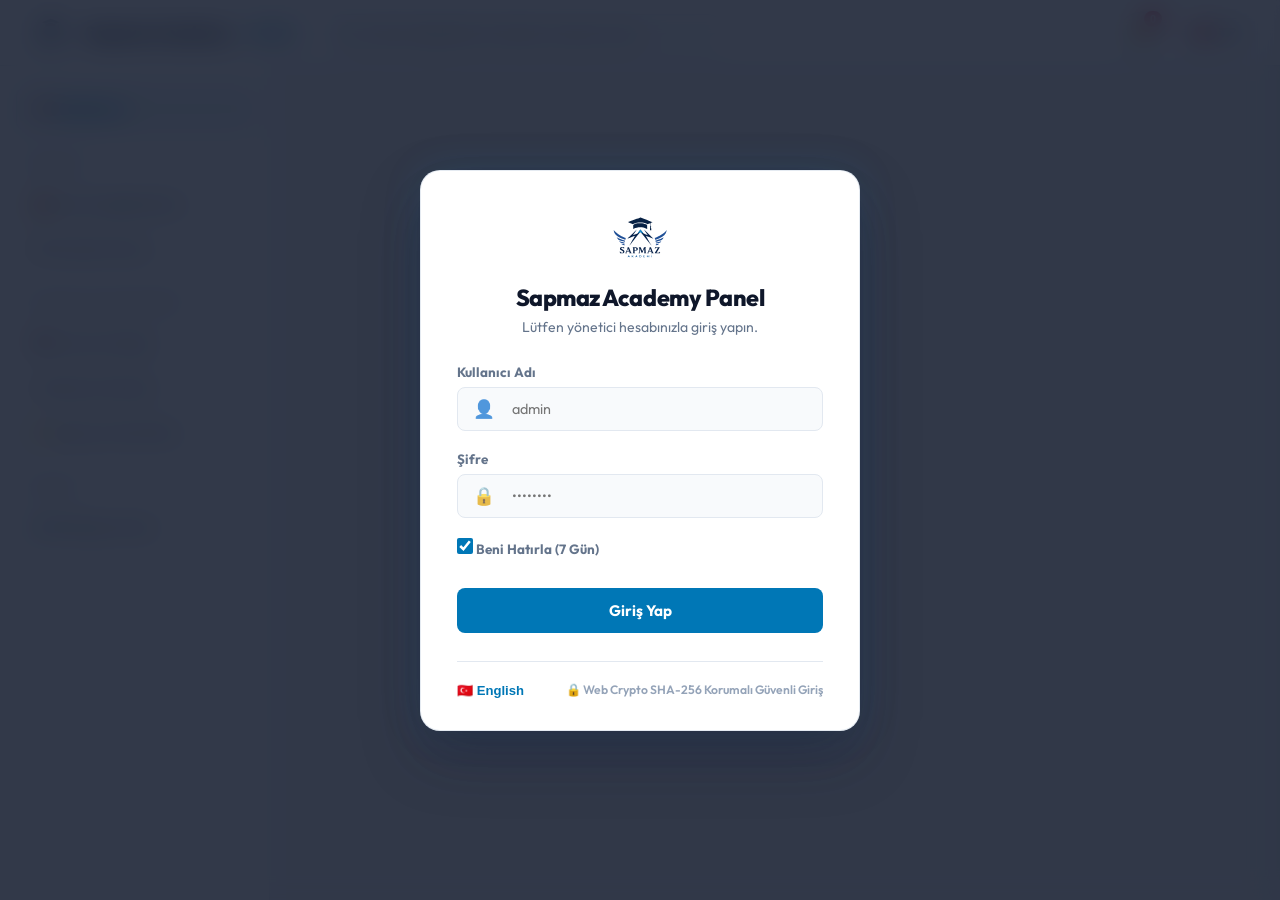
<file: admin/index.html>
<!DOCTYPE html>
<html lang="tr">

<head>
  <meta charset="utf-8" />
  <meta name="viewport" content="width=device-width, initial-scale=1.0" />
  <title>Sapmaz Academy - Administrative Panel</title>
  <link rel="stylesheet" href="css/admin-styles.css" />
  <link rel="preconnect" href="https://fonts.googleapis.com">
  <link rel="preconnect" href="https://fonts.gstatic.com" crossorigin>
  <link
    href="https://fonts.googleapis.com/css2?family=Inter:wght@400;500;600;700;800&family=Outfit:wght@400;500;600;700;800&display=swap"
    rel="stylesheet">
  <style id="admin-auth-critical-css">
    /* Embedded Critical Authentication & Overlay Styles for GitHub Pages */
    .login-overlay {
      position: fixed !important;
      top: 0 !important;
      left: 0 !important;
      width: 100vw !important;
      height: 100vh !important;
      background: rgba(15, 23, 42, 0.85) !important;
      backdrop-filter: blur(14px) !important;
      -webkit-backdrop-filter: blur(14px) !important;
      display: none !important;
      align-items: center !important;
      justify-content: center !important;
      z-index: 10000 !important;
      padding: 20px !important;
      box-sizing: border-box !important;
    }

    .login-overlay.active {
      display: flex !important;
      opacity: 1 !important;
    }

    .login-card {
      width: 100% !important;
      max-width: 440px !important;
      background: #ffffff !important;
      border: 1px solid rgba(226, 232, 240, 0.9) !important;
      border-radius: 20px !important;
      box-shadow: 0 25px 60px rgba(15, 23, 42, 0.3), 0 0 40px rgba(0, 119, 182, 0.12) !important;
      padding: 40px 36px 32px !important;
      box-sizing: border-box !important;
      animation: loginCardPop 0.4s cubic-bezier(0.16, 1, 0.3, 1) !important;
    }

    @keyframes loginCardPop {
      from { transform: scale(0.92) translateY(10px); opacity: 0; }
      to { transform: scale(1) translateY(0); opacity: 1; }
    }

    .login-card-header {
      text-align: center !important;
      margin-bottom: 28px !important;
    }

    .login-logo {
      height: 52px !important;
      width: auto !important;
      margin-bottom: 16px !important;
      border-radius: 8px !important;
    }

    .login-title {
      font-size: 1.45rem !important;
      font-weight: 800 !important;
      color: #0f172a !important;
      letter-spacing: -0.02em !important;
      margin-bottom: 6px !important;
      margin-top: 0 !important;
    }

    .login-subtitle {
      font-size: 0.88rem !important;
      color: #64748b !important;
      margin: 0 !important;
    }

    .login-form .form-group {
      margin-bottom: 20px !important;
      text-align: left !important;
    }

    .login-form label {
      display: block !important;
      font-size: 0.84rem !important;
      font-weight: 700 !important;
      color: #64748b !important;
      margin-bottom: 7px !important;
    }

    .input-with-icon {
      position: relative !important;
      display: block !important;
      width: 100% !important;
    }

    .input-with-icon .input-icon {
      position: absolute !important;
      left: 16px !important;
      top: 50% !important;
      transform: translateY(-50%) !important;
      font-size: 1.1rem !important;
      pointer-events: none !important;
      opacity: 0.75 !important;
      z-index: 10 !important;
      line-height: 1 !important;
      display: inline-block !important;
    }

    .login-form .form-control {
      width: 100% !important;
      background-color: #f8fafc !important;
      border: 1px solid #e2e8f0 !important;
      border-radius: 8px !important;
      padding: 12px 16px !important;
      color: #0f172a !important;
      font-size: 0.9rem !important;
      font-family: inherit !important;
      outline: none !important;
      box-sizing: border-box !important;
      transition: all 0.25s ease !important;
    }

    .login-form .input-with-icon .form-control,
    .input-with-icon .form-control,
    .input-with-icon input {
      padding-left: 54px !important;
    }

    .login-form .form-control:focus {
      border-color: #0077b6 !important;
      box-shadow: 0 0 0 3px rgba(0, 119, 182, 0.12) !important;
      background-color: #ffffff !important;
    }

    .login-options {
      display: flex !important;
      align-items: center !important;
      justify-content: space-between !important;
      margin: 16px 0 24px !important;
    }

    .remember-me-label {
      display: flex !important;
      align-items: center !important;
      gap: 8px !important;
      font-size: 0.84rem !important;
      font-weight: 600 !important;
      color: #64748b !important;
      cursor: pointer !important;
    }

    .remember-me-label input[type="checkbox"] {
      width: 16px !important;
      height: 16px !important;
      accent-color: #0077b6 !important;
      cursor: pointer !important;
    }

    .login-alert {
      padding: 12px 16px !important;
      border-radius: 8px !important;
      font-size: 0.86rem !important;
      font-weight: 600 !important;
      margin-bottom: 20px !important;
      text-align: left !important;
    }

    .login-alert.alert-danger {
      background-color: #fee2e2 !important;
      color: #b91c1c !important;
      border: 1px solid #fca5a5 !important;
    }

    .login-alert.alert-success {
      background-color: #d1fae5 !important;
      color: #047857 !important;
      border: 1px solid #a7f3d0 !important;
    }

    .btn-block {
      width: 100% !important;
    }

    .btn-lg {
      padding: 12px 24px !important;
      font-size: 0.95rem !important;
    }

    .login-card-footer {
      margin-top: 28px !important;
      padding-top: 20px !important;
      border-top: 1px solid #e2e8f0 !important;
      display: flex !important;
      align-items: center !important;
      justify-content: space-between !important;
      font-size: 0.8rem !important;
    }

    .btn-text-sm {
      background: none !important;
      border: none !important;
      color: #0077b6 !important;
      font-weight: 700 !important;
      font-size: 0.82rem !important;
      cursor: pointer !important;
    }

    .login-security-notice {
      color: #94a3b8 !important;
      font-size: 0.76rem !important;
      font-weight: 600 !important;
    }
  </style>
</head>

<body>

  <!-- Top Global Header Bar -->
  <header class="admin-topbar">
    <div class="admin-topbar-left">
      <a href="#overview" class="admin-brand" onclick="app.navigateToView('overview')">
        <img src="../logo.svg" alt="Sapmaz Academy Logo" onerror="this.src='../academy.jpg'" />
        <span class="admin-brand-title">
          Sapmaz Academy
          <span class="admin-brand-tag">ADMIN</span>
        </span>
      </a>

      <!-- Global Search Querying Applicants, Contacts, Courses & News -->
      <div class="admin-global-search">
        <span class="admin-search-icon">🔍</span>
        <input type="text" id="globalSearchInput" placeholder="Search applicants, contacts, courses, news..."
          autocomplete="off" />
        <div id="globalSearchResults" class="admin-search-results"></div>
      </div>
    </div>

    <div class="admin-topbar-right">
      <!-- Notification Bell Indicator -->
      <div style="position: relative;">
        <button id="notifTriggerBtn" class="notification-trigger" title="System Alerts">
          🔔
          <span id="notifCountBadge" class="notification-badge-count">0</span>
        </button>

        <!-- Notification Dropdown -->
        <div id="notifDropdown" class="notification-dropdown">
          <div class="notification-header">
            <span data-i18n="notif_header">System Notifications</span>
            <span class="badge-status badge-unread" data-i18n="notif_live">Live</span>
          </div>
          <div class="notification-list">
            <div class="notification-item" onclick="app.navigateToView('applications')">
              <strong data-i18n="notif_app_title">📥 New Course Application Received</strong>
              <div data-i18n="notif_app_desc">Hasan Caner applied for İHA-1 Commercial Certification.</div>
              <div class="notification-item-time">10 mins ago</div>
            </div>
            <div class="notification-item" onclick="app.navigateToView('contacts')">
              <strong data-i18n="notif_cnt_title">💬 Unread Contact Form Message</strong>
              <div data-i18n="notif_cnt_desc">Serkan Öztürk (TechCorp) requested corporate group quote.</div>
              <div class="notification-item-time">1 hour ago</div>
            </div>
          </div>
        </div>
      </div>

      <!-- Language Switcher Toggle (TR / EN) -->
      <div class="lang-switcher">
        <button id="langToggleBtn" class="lang-toggle-btn" onclick="app.toggleLanguage()"
          title="Switch Language / Dil Değiştir">
          <span id="langFlag">🇹🇷</span>
          <span id="langLabel">TR</span>
        </button>
      </div>

      <!-- Logged-in User Profile Dropdown Widget -->
      <div id="userProfileWidget" class="user-profile-widget" style="display:none;">
        <button id="userProfileBtn" type="button" class="user-profile-btn" onclick="app.toggleUserMenu(event)">
          <span id="userAvatar" class="user-avatar">👨‍✈️</span>
          <div class="user-info-text">
            <span id="userName" class="user-name">Admin User</span>
            <span id="userRole" class="user-role-badge">Admin</span>
          </div>
          <span class="user-menu-chevron">▼</span>
        </button>

        <div id="userMenuDropdown" class="user-menu-dropdown">
          <div class="user-menu-header">
            <strong id="userDropdownName">Admin User</strong>
            <span id="userDropdownEmail">admin@sapmazhavacilik.com</span>
          </div>
          <hr class="user-menu-divider" />
          <button type="button" class="user-menu-item" onclick="app.navigateToView('settings'); app.toggleUserMenu(false);">
            <span>⚙️</span> <span data-i18n="nav_settings">System Settings</span>
          </button>
          <button type="button" class="user-menu-item text-danger" onclick="app.handleLogout()">
            <span>🚪</span> <span data-i18n="auth_logout">Log Out</span>
          </button>
        </div>
      </div>
    </div>
  </header>

  <!-- Login Modal Overlay (Full Screen Screen Lock for Unauthenticated Users) -->
  <div id="loginOverlay" class="login-overlay active">
    <div class="login-card">
      <div class="login-card-header">
        <img src="../logo.svg" alt="Sapmaz Academy Logo" class="login-logo" onerror="this.src='../academy.jpg'" />
        <h2 class="login-title" data-i18n="auth_login_title">Sapmaz Academy Panel</h2>
        <p class="login-subtitle" data-i18n="auth_login_subtitle">Lütfen yönetici hesabınızla giriş yapın.</p>
      </div>

      <form id="loginForm" class="login-form" onsubmit="app.handleLoginSubmit(event); return false;">
        <div id="loginAlert" class="login-alert" style="display:none;"></div>

        <div class="form-group">
          <label for="loginUsername" data-i18n="auth_username">Kullanıcı Adı</label>
          <div class="input-with-icon">
            <span class="input-icon">👤</span>
            <input type="text" id="loginUsername" class="form-control" placeholder="admin" required autocomplete="username" />
          </div>
        </div>

        <div class="form-group">
          <label for="loginPassword" data-i18n="auth_password">Şifre</label>
          <div class="input-with-icon">
            <span class="input-icon">🔒</span>
            <input type="password" id="loginPassword" class="form-control" placeholder="••••••••" required autocomplete="current-password" />
          </div>
        </div>

        <div class="login-options">
          <label class="remember-me-label">
            <input type="checkbox" id="loginRememberMe" checked />
            <span data-i18n="auth_remember_me">Beni Hatırla (7 Gün)</span>
          </label>
        </div>

        <button type="submit" id="loginSubmitBtn" class="btn btn-primary btn-block btn-lg">
          <span id="loginBtnSpinner" class="btn-spinner" style="display:none;">⏳</span>
          <span id="loginBtnText" data-i18n="auth_btn_login">Giriş Yap</span>
        </button>
      </form>

      <div class="login-card-footer">
        <div class="login-lang-switch">
          <button type="button" class="btn-text-sm" onclick="app.toggleLanguage()">
            <span id="loginLangFlag">🇹🇷</span> <span id="loginLangText">English</span>
          </button>
        </div>
        <div class="login-security-notice">
          <span data-i18n="auth_security_notice">🔒 Web Crypto SHA-256 Korumalı Güvenli Giriş</span>
        </div>
      </div>
    </div>
  </div>

  <!-- Main Administrative Shell Layout -->
  <div class="admin-shell">
    <!-- Persistent Left Navigation Sidebar -->
    <aside class="admin-sidebar">
      <ul class="admin-nav">
        <!-- Main Overview -->
        <li class="admin-nav-item active">
          <a href="#overview" onclick="app.navigateToView('overview'); return false;">
            <span class="nav-link-left" data-i18n="nav_dashboard">📌 Dashboard</span>
          </a>
        </li>

        <!-- Group 1: INBOXES (Communication) -->
        <li class="nav-section-label" data-i18n="group_inboxes">INBOXES</li>
        <li class="admin-nav-item">
          <a href="#applications" onclick="app.navigateToView('applications'); return false;">
            <span class="nav-link-left" data-i18n="nav_applications">📥 Course Applications</span>
            <span id="appNavUnreadBadge" class="nav-unread-badge" style="display:none;">0</span>
          </a>
        </li>
        <li class="admin-nav-item">
          <a href="#contacts" onclick="app.navigateToView('contacts'); return false;">
            <span class="nav-link-left" data-i18n="nav_contacts">💬 Contact Forms</span>
            <span id="contactNavUnreadBadge" class="nav-unread-badge" style="display:none;">0</span>
          </a>
        </li>

        <!-- Group 2: CONTENT MANAGEMENT (Publishing) -->
        <li class="nav-section-label" data-i18n="group_content">CONTENT MANAGEMENT</li>
        <li class="admin-nav-item">
          <a href="#courses" onclick="app.navigateToView('courses'); return false;">
            <span class="nav-link-left" data-i18n="nav_courses">📚 Course Listings</span>
          </a>
        </li>
        <li class="admin-nav-item">
          <a href="#news" onclick="app.navigateToView('news'); return false;">
            <span class="nav-link-left" data-i18n="nav_news">📰 News & Articles</span>
          </a>
        </li>
        <li class="admin-nav-item">
          <a href="#resources" onclick="app.navigateToView('resources'); return false;">
            <span class="nav-link-left" data-i18n="nav_resources_admin">📁 Resource Pool Files</span>
          </a>
        </li>

        <!-- Group 3: SYSTEM -->
        <li class="nav-section-label" data-i18n="group_system">SYSTEM</li>
        <li class="admin-nav-item">
          <a href="#settings" onclick="app.navigateToView('settings'); return false;">
            <span class="nav-link-left" data-i18n="nav_settings">⚙️ Settings & Users</span>
          </a>
        </li>
      </ul>
    </aside>

    <!-- Dynamic Main Canvas Container -->
    <main class="admin-main">
      <div id="mainCanvas" class="admin-canvas">
        <!-- Views rendered dynamically via admin-app.js -->
      </div>
    </main>
  </div>

  <!-- Slide-Out Right Drawer Overlay -->
  <div id="drawerBackdrop" class="drawer-backdrop"></div>
  <div id="drawerPanel" class="drawer-panel">
    <!-- Content populated dynamically -->
  </div>

  <!-- Destructive Action Confirmation Modal -->
  <div id="modalBackdrop" class="modal-backdrop">
    <div class="modal-box">
      <div class="modal-icon-danger">⚠️</div>
      <h3 id="modalTitle" class="modal-title" data-i18n="modal_sure">Are you sure?</h3>
      <p id="modalDesc" class="modal-desc" data-i18n="modal_undone">This action cannot be undone.</p>
      <div class="modal-actions">
        <button class="btn btn-secondary" onclick="app.closeModal()" data-i18n="btn_cancel">Cancel</button>
        <button id="modalConfirmBtn" class="btn btn-danger" data-i18n="btn_confirm_delete">Confirm Delete</button>
      </div>
    </div>
  </div>

  <!-- Script Modules -->
  <script src="js/admin-auth.js"></script>
  <script src="js/git-storage.js"></script>
  <script src="js/admin-app.js"></script>
</body>

</html>
</file>
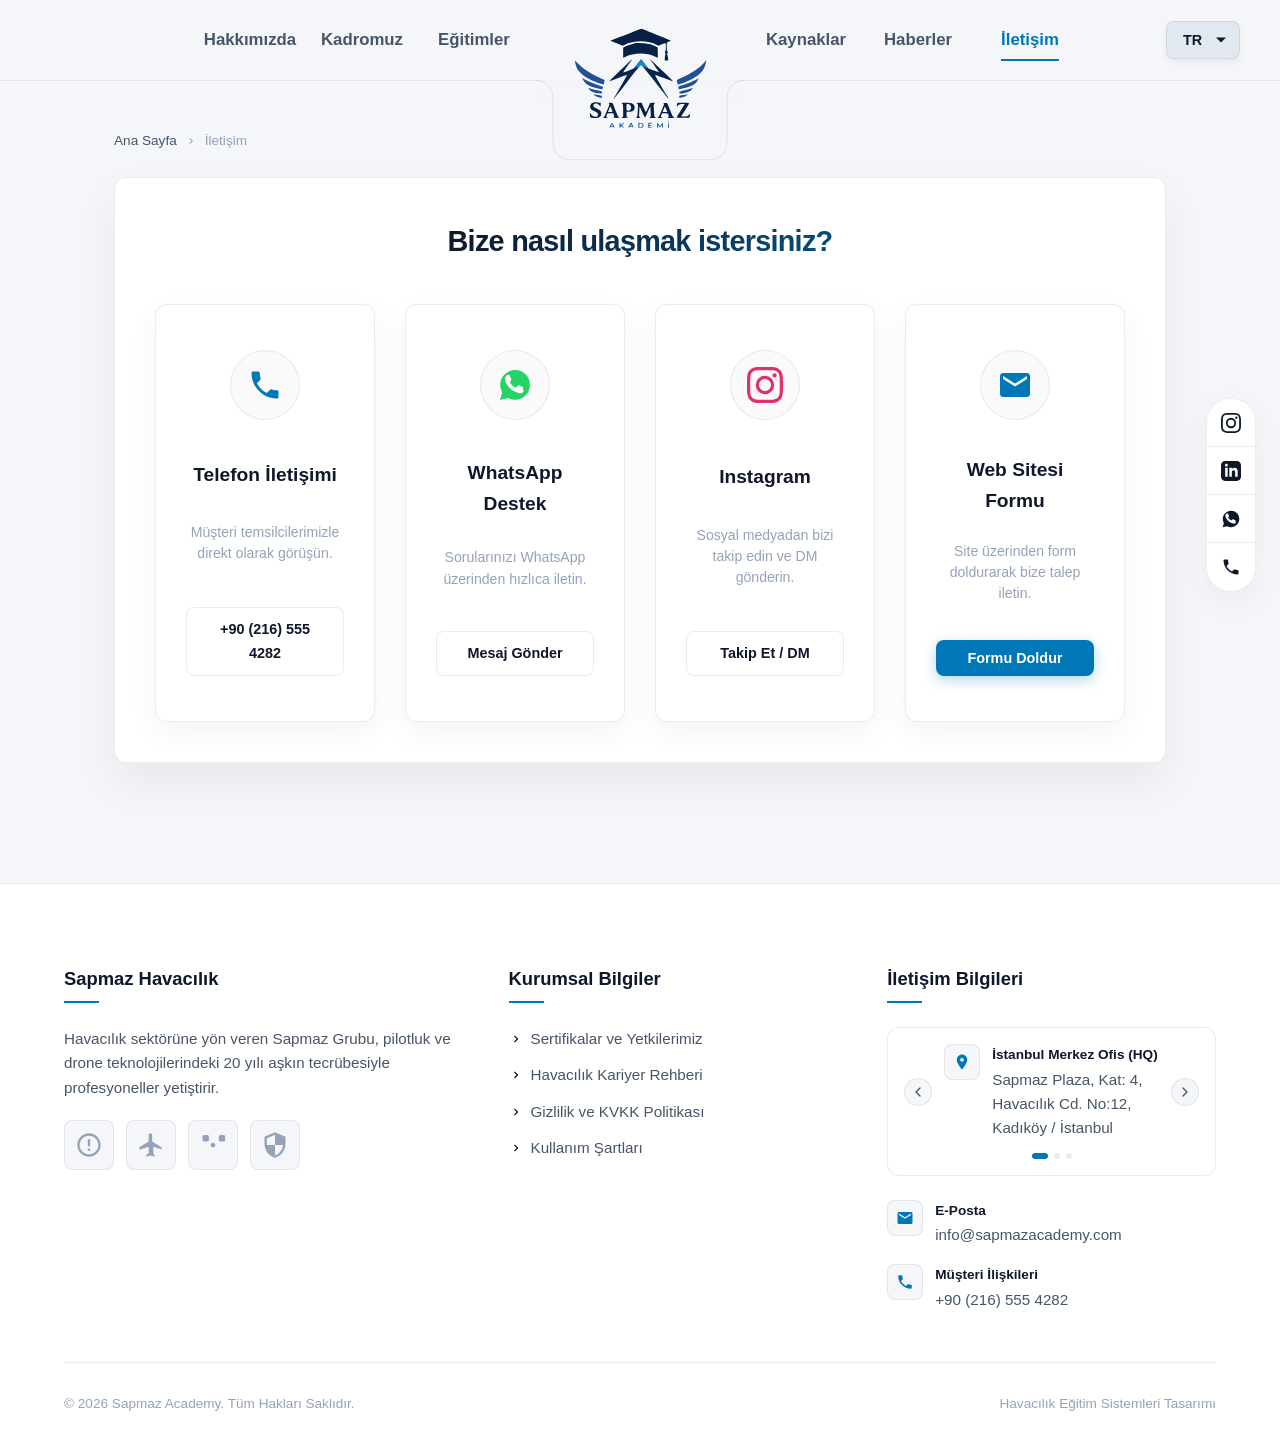
<file: inner pages/contact.html>
<!DOCTYPE html>
<html lang="tr">

<head>
  <meta charset="UTF-8">
  <meta name="viewport" content="width=device-width, initial-scale=1.0">
  <meta name="description"
    content="Sapmaz Academy İletişim - Bize telefon, WhatsApp veya web formumuz üzerinden dilediğiniz an ulaşabilirsiniz.">
  <title data-i18n="contact_page_title">İletişim | Sapmaz Academy</title>
  <link rel="stylesheet" href="../styles.min.css">
</head>

<body class="light-mode">

  <!-- ==========================================
       HEADER & NAVIGATION
       ========================================== -->
  <header class="header">
    <div class="container navbar">
      <a href="../index.html" class="logo-square">
        <img src="../logo.svg" alt="Sapmaz Academy Logo">
      </a>

      <nav class="nav-menu" id="navMenu">
        <a href="about.html" class="nav-link" data-i18n="nav_about">Hakkımızda</a>
        <a href="staff.html" class="nav-link" data-i18n="nav_staff">Kadromuz</a>
        <a href="courses.html" class="nav-link" data-i18n="nav_courses">Eğitimler</a>
        <a href="resources.html" class="nav-link" data-i18n="nav_resources">Kaynaklar</a>
        <a href="news.html" class="nav-link" data-i18n="nav_news">Haberler</a>
        <a href="contact.html" class="nav-link active" data-i18n="nav_contact">İletişim</a>
      </nav>

      <div class="nav-controls">


        <div class="lang-dropdown">
          <select class="lang-select" id="langSelect" aria-label="Change Language">
            <option value="tr" selected>TR</option>
            <option value="en">EN</option>
          </select>
        </div>

        <div class="hamburger" id="hamburger">
          <span></span>
          <span></span>
          <span></span>
        </div>
      </div>
    </div>
  </header>

  <!-- ==========================================
       MAIN CONTENT CONTAINER
       ========================================== -->
  <main class="news-page" style="padding-top: 130px; background: var(--bg-primary);">

    <!-- Interactive Container -->
    <div class="container" style="max-width: 1100px; margin-bottom: 60px; position: relative; z-index: 10;">
      
      <!-- Breadcrumbs -->
      <nav class="breadcrumbs" aria-label="Breadcrumb" style="margin-bottom: 25px;">
        <a href="../index.html" data-i18n="bc_home">Ana Sayfa</a>
        <svg viewBox="0 0 24 24" width="12" height="12" fill="currentColor">
          <path d="M8.59 16.59L13.17 12 8.59 7.41 10 6l6 6-6 6-1.41-1.41z" />
        </svg>
        <span class="current-page" data-i18n="nav_contact">İletişim</span>
      </nav>
      
      <!-- Contact Selection Panel -->
      <div class="standard-card" id="contactSelectionPanel" style="padding: 40px; border-radius: 12px; transition: all 0.4s ease;">
        <h2 class="section-title" style="text-align: center; margin-bottom: 40px; font-size: 1.8rem;" data-i18n="contact_panel_title">Bize nasıl ulaşmak istersiniz?</h2>
        
        <div class="contact-methods-grid">
          
          <!-- Method 1: Phone -->
          <div class="contact-method-card">
            <div class="method-icon-wrapper">
              <svg viewBox="0 0 24 24" width="36" height="36" fill="currentColor">
                <path d="M6.62 10.79c1.44 2.83 3.76 5.14 6.59 6.59l2.2-2.2c.27-.27.67-.36 1.02-.24 1.12.37 2.33.57 3.57.57.55 0 1 .45 1 1V20c0 .55-.45 1-1 1-9.39 0-17-7.61-17-17 0-.55.45-1 1-1h3.5c.55 0 1 .45 1 1 0 1.25.2 2.45.57 3.57.11.35.03.74-.25 1.02l-2.2 2.2z"/>
              </svg>
            </div>
            <h3 data-i18n="method_phone_title">Telefon İletişimi</h3>
            <p data-i18n="method_phone_desc">Müşteri temsilcilerimizle direkt olarak görüşün.</p>
            <a href="tel:+902165554282" class="btn btn-secondary contact-action-btn">+90 (216) 555 4282</a>
          </div>

          <!-- Method 2: WhatsApp -->
          <div class="contact-method-card">
            <div class="method-icon-wrapper" style="color: var(--whatsapp-color);">
              <svg viewBox="0 0 24 24" width="36" height="36" fill="currentColor">
                <path d="M12.04 2c-5.46 0-9.91 4.45-9.91 9.91 0 1.75.46 3.45 1.32 4.95L2.05 22l5.25-1.38c1.45.79 3.08 1.21 4.74 1.21 5.46 0 9.91-4.45 9.91-9.91 0-2.65-1.03-5.14-2.9-7.01A9.816 9.816 0 0 0 12.04 2zm5.82 14.1c-.24.69-1.23 1.26-1.9 1.34-.58.07-1.33.15-3.86-.9-3.23-1.34-5.32-4.63-5.48-4.85-.16-.22-1.3-1.73-1.3-3.3 0-1.57.82-2.34 1.11-2.66.29-.32.65-.4.86-.4.21 0 .43 0 .61.01.19.01.44-.07.69.53.25.6.86 2.1.94 2.25.08.15.13.33.03.53-.1.2-.15.33-.3.51-.15.18-.32.4-.45.54-.15.15-.31.31-.13.62.18.31.8 1.31 1.71 2.12.91.81 1.68 1.06 1.99 1.19.31.13.49.11.67-.1.18-.21.78-.91.99-1.22.21-.31.42-.26.7-.15.28.11 1.79.84 2.1 1 .31.16.51.24.58.37.07.12.07.72-.17 1.41z"/>
              </svg>
            </div>
            <h3 data-i18n="method_whatsapp_title">WhatsApp Destek</h3>
            <p data-i18n="method_whatsapp_desc">Sorularınızı WhatsApp üzerinden hızlıca iletin.</p>
            <a href="https://wa.me/902165554282" target="_blank" rel="noopener noreferrer" class="btn btn-secondary contact-action-btn" data-i18n="action_whatsapp">Mesaj Gönder</a>
          </div>

          <!-- Method 3: Instagram -->
          <div class="contact-method-card">
            <div class="method-icon-wrapper" style="color: var(--instagram-color);">
              <svg viewBox="0 0 24 24" width="36" height="36" fill="currentColor">
                <path d="M12 2.163c3.204 0 3.584.012 4.85.07 3.252.148 4.771 1.691 4.919 4.919.058 1.265.069 1.645.069 4.849 0 3.205-.012 3.584-.069 4.849-.149 3.225-1.664 4.771-4.919 4.919-1.266.058-1.644.07-4.85.07-3.204 0-3.584-.012-4.849-.07-3.26-.149-4.771-1.699-4.919-4.92-.058-1.265-.07-1.644-.07-4.849 0-3.204.013-3.583.07-4.849.149-3.227 1.664-4.771 4.919-4.919 1.266-.057 1.645-.069 4.849-.069zM12 0C8.741 0 8.333.014 7.053.072 2.695.272.273 2.69.073 7.051.014 8.333 0 8.741 0 12c0 3.259.014 3.668.072 4.948.2 4.358 2.618 6.78 6.98 6.98 1.281.058 1.689.072 4.948.072 3.259 0 3.668-.014 4.948-.072 4.354-.2 6.782-2.618 6.979-6.98.059-1.28.073-1.689.073-4.948 0-3.259-.014-3.667-.072-4.947-.196-4.354-2.617-6.78-6.979-6.98C15.668.014 15.259 0 12 0zm0 5.838a6.162 6.162 0 1 0 0 12.324 6.162 6.162 0 0 0 0-12.324zM12 16a4 4 0 1 1 0-8 4 4 0 0 1 0 8zm6.406-11.845a1.44 1.44 0 1 0 0 2.881 1.44 1.44 0 0 0 0-2.881z"/>
              </svg>
            </div>
            <h3 data-i18n="method_instagram_title">Instagram</h3>
            <p data-i18n="method_instagram_desc">Sosyal medyadan bizi takip edin ve DM gönderin.</p>
            <a href="https://instagram.com/#" target="_blank" rel="noopener noreferrer" class="btn btn-secondary contact-action-btn" data-i18n="action_instagram">Takip Et / DM</a>
          </div>

          <!-- Method 4: Form -->
          <div class="contact-method-card">
            <div class="method-icon-wrapper" style="color: var(--accent);">
              <svg viewBox="0 0 24 24" width="36" height="36" fill="currentColor">
                <path d="M20 4H4c-1.1 0-1.99.9-1.99 2L2 18c0 1.1.9 2 2 2h16c1.1 0 2-.9 2-2V6c0-1.1-.9-2-2-2zm0 4l-8 5-8-5V6l8 5 8-5v2z"/>
              </svg>
            </div>
            <h3 data-i18n="method_form_title">Web Sitesi Formu</h3>
            <p data-i18n="method_form_desc">Site üzerinden form doldurarak bize talep iletin.</p>
            <button class="btn btn-primary contact-action-btn" id="showFormBtn" data-i18n="action_form">Formu Doldur</button>
          </div>

        </div>
      </div>

      <!-- Contact Form Panel (Hidden by default) -->
      <div class="standard-card" id="contactFormPanel" style="padding: 40px; border-radius: 12px; display: none; transition: all 0.4s ease;">
        <div style="display: flex; align-items: center; justify-content: space-between; margin-bottom: 30px; border-bottom: 1px solid var(--border-color); padding-bottom: 15px;">
          <h2 class="section-title" style="margin-bottom: 0; font-size: 1.8rem;" data-i18n="form_panel_title">İletişim Formu</h2>
          <button class="btn btn-secondary" id="backToSelectionBtn" style="padding: 8px 16px; font-size: 0.85rem;" data-i18n="form_back">Geri Dön</button>
        </div>

        <form id="siteContactForm" class="contact-dynamic-form">
          <div class="form-row">
            <div class="form-group">
              <label for="formName" data-i18n="lbl_name">Adınız Soyadınız *</label>
              <div class="input-wrapper">
                <input type="text" id="formName" name="name" required placeholder="Örn: Ahmet Yılmaz">
                <svg class="input-icon" viewBox="0 0 24 24" width="18" height="18" fill="none" stroke="currentColor" stroke-width="2" stroke-linecap="round" stroke-linejoin="round">
                  <path d="M20 21v-2a4 4 0 0 0-4-4H8a4 4 0 0 0-4 4v2"/>
                  <circle cx="12" cy="7" r="4"/>
                </svg>
              </div>
            </div>
          </div>

          <div class="form-grid-2">
            <div class="form-group">
              <label for="formEmail" data-i18n="lbl_email">E-Posta Adresiniz *</label>
              <div class="input-wrapper">
                <input type="email" id="formEmail" name="email" required placeholder="ahmet@example.com">
                <svg class="input-icon" viewBox="0 0 24 24" width="18" height="18" fill="none" stroke="currentColor" stroke-width="2" stroke-linecap="round" stroke-linejoin="round">
                  <path d="M4 4h16c1.1 0 2 .9 2 2v12c0 1.1-.9 2-2 2H4c-1.1 0-2-.9-2-2V6c0-1.1.9-2 2-2z"/>
                  <polyline points="22,6 12,13 2,6"/>
                </svg>
              </div>
            </div>
            <div class="form-group">
              <label for="formPhone" data-i18n="lbl_phone">Telefon Numaranız *</label>
              <div class="input-wrapper">
                <input type="tel" id="formPhone" name="phone" required placeholder="+90 (555) 123 4567">
                <svg class="input-icon" viewBox="0 0 24 24" width="18" height="18" fill="none" stroke="currentColor" stroke-width="2" stroke-linecap="round" stroke-linejoin="round">
                  <path d="M22 16.92v3a2 2 0 0 1-2.18 2 19.79 19.79 0 0 1-8.63-3.07 19.5 19.5 0 0 1-6-6 19.79 19.79 0 0 1-3.07-8.67A2 2 0 0 1 4.11 2h3a2 2 0 0 1 2 1.72 12.84 12.84 0 0 0 .7 2.81 2 2 0 0 1-.45 2.11L8.09 9.91a16 16 0 0 0 6 6l1.27-1.27a2 2 0 0 1 2.11-.45 12.84 12.84 0 0 0 2.81.7A2 2 0 0 1 22 16.92z"/>
                </svg>
              </div>
            </div>
          </div>

          <div class="form-grid-2">
            <div class="form-group">
              <label for="formCapacity" data-i18n="lbl_capacity">Hangi Sıfatla Başvuruyorsunuz? *</label>
              <div class="input-wrapper">
                <select id="formCapacity" name="capacity" required>
                  <option value="" disabled selected data-i18n="opt_select">Seçiniz...</option>
                  <option value="student" data-i18n="opt_student">Öğrenci Adayı</option>
                  <option value="corporate" data-i18n="opt_corporate">Kurumsal / Şirket Temsilcisi</option>
                  <option value="partner" data-i18n="opt_partner">Eğitmen / İş Ortağı</option>
                  <option value="other" data-i18n="opt_other">Diğer</option>
                </select>
                <svg class="input-icon" viewBox="0 0 24 24" width="18" height="18" fill="none" stroke="currentColor" stroke-width="2" stroke-linecap="round" stroke-linejoin="round">
                  <rect x="2" y="7" width="20" height="14" rx="2" ry="2"/>
                  <path d="M16 21V5a2 2 0 0 0-2-2h-4a2 2 0 0 0-2 2v16"/>
                </svg>
              </div>

              <!-- Dynamic Textarea for "Other" Capacity (Initially Hidden, now under select) -->
              <div id="otherCapacityWrapper" style="display: none; margin-top: 15px; width: 100%;">
                <label for="formOtherCapacity" data-i18n="lbl_other_capacity" style="margin-bottom: 6px; display: block;">Lütfen Detaylandırın *</label>
                <div class="input-wrapper">
                  <textarea id="formOtherCapacity" name="otherCapacityDetail" rows="3" placeholder="Hangi sıfatla ulaştığınızı detaylandırın..."></textarea>
                  <svg class="input-icon" viewBox="0 0 24 24" width="18" height="18" fill="none" stroke="currentColor" stroke-width="2" stroke-linecap="round" stroke-linejoin="round" style="top: 20px;">
                    <path d="M12 20h9"/>
                    <path d="M16.5 3.5a2.121 2.121 0 0 1 3 3L7 19l-4 1 1-4L16.5 3.5z"/>
                  </svg>
                </div>
              </div>
            </div>

            <div class="form-group">
              <label for="formReturnMethod" data-i18n="lbl_return">Size Nasıl Dönüş Yapalım? *</label>
              <div class="input-wrapper">
                <select id="formReturnMethod" name="returnMethod" required>
                  <option value="" disabled selected data-i18n="opt_select">Seçiniz...</option>
                  <option value="email" data-i18n="opt_return_email">E-Posta Göndererek</option>
                  <option value="call" data-i18n="opt_return_call">Telefonla Arayarak</option>
                  <option value="whatsapp" data-i18n="opt_return_whatsapp">WhatsApp Mesajı Yazarak</option>
                </select>
                <svg class="input-icon" viewBox="0 0 24 24" width="18" height="18" fill="none" stroke="currentColor" stroke-width="2" stroke-linecap="round" stroke-linejoin="round">
                  <path d="M21 15a2 2 0 0 1-2 2H7l-4 4V5a2 2 0 0 1 2-2h14a2 2 0 0 1 2 2z"/>
                </svg>
              </div>
            </div>
          </div>

          <div class="form-row">
            <div class="form-group">
              <label for="formMessage" data-i18n="lbl_message">Mesajınız</label>
              <div class="input-wrapper">
                <textarea id="formMessage" name="message" rows="5" placeholder="Sorularınızı veya taleplerinizi buraya yazabilirsiniz..."></textarea>
                <svg class="input-icon" viewBox="0 0 24 24" width="18" height="18" fill="none" stroke="currentColor" stroke-width="2" stroke-linecap="round" stroke-linejoin="round" style="top: 20px;">
                  <path d="M21 15a2 2 0 0 1-2 2H7l-4 4V5a2 2 0 0 1 2-2h14a2 2 0 0 1 2 2z"/>
                </svg>
              </div>
            </div>
          </div>

          <button type="submit" class="btn btn-primary" style="width: 100%; padding: 16px 28px; font-weight: 700; border-radius: 30px; margin-top: 15px;" data-i18n="form_submit">Formu Gönder</button>
        </form>

        <!-- Form Success State -->
        <div id="formSuccessMessage" style="display: none; text-align: center; padding: 40px 10px;">
          <div class="success-icon-wrapper" style="width: 70px; height: 70px; border-radius: 50%; background: var(--success-bg); color: var(--success-color); display: flex; align-items: center; justify-content: center; margin: 0 auto 20px;">
            <svg viewBox="0 0 24 24" width="40" height="40" fill="currentColor">
              <path d="M9 16.17L4.83 12l-1.42 1.41L9 19 21 7l-1.41-1.41z"/>
            </svg>
          </div>
          <h3 style="font-size: 1.5rem; margin-bottom: 10px;" data-i18n="success_title">Tebrikler!</h3>
          <p style="color: var(--text-muted); margin-bottom: 25px;" data-i18n="success_desc">İletişim talebiniz başarıyla alınmıştır. En kısa sürede seçtiğiniz dönüş yöntemiyle sizinle iletişime geçilecektir.</p>
          <button class="btn btn-secondary" id="successBackBtn" data-i18n="success_back_btn">Ana Sayfaya Dön</button>
        </div>
      </div>

    </div>
  </main>

  <!-- ==========================================
       FLOATING ACTIONS SIDEBAR
       ========================================== -->
  <aside class="floating-sidebar-pill">
    <a href="https://www.instagram.com/sapmazhavacilik" class="floating-action-item" data-tooltip="Instagram" target="_blank"
      rel="noopener noreferrer">
      <!-- Instagram SVG -->
      <svg viewBox="0 0 24 24">
        <path
          d="M12 2.163c3.204 0 3.584.012 4.85.07 3.252.148 4.771 1.691 4.919 4.919.058 1.265.069 1.645.069 4.849 0 3.205-.012 3.584-.069 4.849-.149 3.225-1.664 4.771-4.919 4.919-1.266.058-1.644.07-4.85.07-3.204 0-3.584-.012-4.849-.07-3.26-.149-4.771-1.699-4.919-4.92-.058-1.265-.07-1.644-.07-4.849 0-3.204.013-3.583.07-4.849.149-3.227 1.664-4.771 4.919-4.919 1.266-.057 1.645-.069 4.849-.069zM12 0C8.741 0 8.333.014 7.053.072 2.695.272.273 2.69.073 7.051.014 8.333 0 8.741 0 12c0 3.259.014 3.668.072 4.948.2 4.358 2.618 6.78 6.98 6.98 1.281.058 1.689.072 4.948.072 3.259 0 3.668-.014 4.948-.072 4.354-.2 6.782-2.618 6.979-6.98.059-1.28.073-1.689.073-4.948 0-3.259-.014-3.667-.072-4.947-.196-4.354-2.617-6.78-6.979-6.98C15.668.014 15.259 0 12 0zm0 5.838a6.162 6.162 0 1 0 0 12.324 6.162 6.162 0 0 0 0-12.324zM12 16a4 4 0 1 1 0-8 4 4 0 0 1 0 8zm6.406-11.845a1.44 1.44 0 1 0 0 2.881 1.44 1.44 0 0 0 0-2.881z" />
      </svg>
    </a>
    <a href="https://www.linkedin.com/company/sapmaz-havac%C4%B1l%C4%B1k/" class="floating-action-item" data-tooltip="LinkedIn" target="_blank"
      rel="noopener noreferrer">
      <!-- LinkedIn SVG -->
      <svg viewBox="0 0 24 24">
        <path
          d="M19 0h-14c-2.761 0-5 2.239-5 5v14c0 2.761 2.239 5 5 5h14c2.762 0 5-2.239 5-5v-14c0-2.761-2.238-5-5-5zm-11 19h-3v-11h3v11zm-1.5-12.268c-.966 0-1.75-.79-1.75-1.764s.784-1.764 1.75-1.764 1.75.79 1.75 1.764-.783 1.764-1.75 1.764zm13.5 12.268h-3v-5.604c0-3.368-4-3.113-4 0v5.604h-3v-11h3v1.765c1.396-2.586 7-2.777 7 2.476v6.759z" />
      </svg>
    </a>
    <a href="https://wa.me/905495329282" class="floating-action-item" data-tooltip="WhatsApp" target="_blank"
      rel="noopener noreferrer">
      <!-- WhatsApp SVG -->
      <svg viewBox="0 0 24 24">
        <path
          d="M12.04 2c-5.46 0-9.91 4.45-9.91 9.91 0 1.75.46 3.45 1.32 4.95L2.05 22l5.25-1.38c1.45.79 3.08 1.21 4.74 1.21 5.46 0 9.91-4.45 9.91-9.91 0-2.65-1.03-5.14-2.9-7.01A9.816 9.816 0 0 0 12.04 2zm5.82 14.1c-.24.69-1.23 1.26-1.9 1.34-.58.07-1.33.15-3.86-.9-3.23-1.34-5.32-4.63-5.48-4.85-.16-.22-1.3-1.73-1.3-3.3 0-1.57.82-2.34 1.11-2.66.29-.32.65-.4.86-.4.21 0 .43 0 .61.01.19.01.44-.07.69.53.25.6.86 2.1.94 2.25.08.15.13.33.03.53-.1.2-.15.33-.3.51-.15.18-.32.4-.45.54-.15.15-.31.31-.13.62.18.31.8 1.31 1.71 2.12.91.81 1.68 1.06 1.99 1.19.31.13.49.11.67-.1.18-.21.78-.91.99-1.22.21-.31.42-.26.7-.15.28.11 1.79.84 2.1 1 .31.16.51.24.58.37.07.12.07.72-.17 1.41z" />
      </svg>
    </a>
    <a href="tel:08505329282" class="floating-action-item" data-tooltip="Telefon" data-i18n-tooltip="tooltip_phone">
      <!-- Phone SVG -->
      <svg viewBox="0 0 24 24">
        <path
          d="M6.62 10.79c1.44 2.83 3.76 5.14 6.59 6.59l2.2-2.2c.27-.27.67-.36 1.02-.24 1.12.37 2.33.57 3.57.57.55 0 1 .45 1 1V20c0 .55-.45 1-1 1-9.39 0-17-7.61-17-17 0-.55.45-1 1-1h3.5c.55 0 1 .45 1 1 0 1.25.2 2.45.57 3.57.11.35.03.74-.25 1.02l-2.2 2.2z" />
      </svg>
    </a>
  </aside>

  <!-- ==========================================
       FOOTER
       ========================================== -->
  <footer class="footer" id="contact">
    <div class="container">
      <div class="footer-grid">

        <div class="footer-col">
          <h3 class="footer-title" data-i18n="footer_title_about">Sapmaz Havacılık</h3>
          <p class="footer-col-desc" data-i18n="footer_desc">Havacılık sektörüne yön veren Sapmaz Grubu, pilotluk ve
            drone teknolojilerindeki 20 yılı aşkın tecrübesiyle profesyoneller yetiştirir.</p>
          <div class="footer-logo-grid">
            <a href="#" class="footer-logo-item" title="Sapmaz Academy">
              <svg viewBox="0 0 24 24">
                <path
                  d="M12 2C6.48 2 2 6.48 2 12s4.48 10 10 10 10-4.48 10-10S17.52 2 12 2zm0 18c-4.41 0-8-3.59-8-8s3.59-8 8-8 8 3.59 8 8-3.59 8-8 8zm-1-13h2v6h-2zm0 8h2v2h-2z" />
              </svg>
            </a>
            <a href="#" class="footer-logo-item" title="Sapmaz Air">
              <svg viewBox="0 0 24 24">
                <path
                  d="M21 16v-2l-8-5V3.5c0-.83-.67-1.5-1.5-1.5S10 2.67 10 3.5V9l-8 5v2l8-2.5V19l-2 1.5V22l3.5-1 3.5 1v-1.5L14 19v-5.5l8 2.5z" />
              </svg>
            </a>
            <a href="#" class="footer-logo-item" title="Sapmaz Drone">
              <svg viewBox="0 0 24 24">
                <path
                  d="M4.5 9c-.83 0-1.5-.67-1.5-1.5V5c0-.83.67-1.5 1.5-1.5h2.5c.83 0 1.5.67 1.5 1.5v2.5c0 .83-.67 1.5-1.5 1.5H4.5zm12.5-4c0-.83.67-1.5 1.5-1.5H21c.83 0 1.5.67 1.5 1.5v2.5c0 .83-.67 1.5-1.5 1.5h-2.5c-.83 0-1.5-.67-1.5-1.5V5zM12 10c-1.1 0-2 .9-2 2s.9 2 2 2 2-.9 2-2-.9-2-2-2z" />
              </svg>
            </a>
            <a href="#" class="footer-logo-item" title="Sapmaz Defense">
              <svg viewBox="0 0 24 24">
                <path
                  d="M12 1L3 5v6c0 5.55 3.84 10.74 9 12 5.16-1.26 9-6.45 9-12V5l-9-4zm0 10.99h7c-.53 4.12-3.28 7.79-7 8.94V12H5V6.3l7-3.11v8.8z" />
              </svg>
            </a>
          </div>
        </div>

        <div class="footer-col">
          <h3 class="footer-title" data-i18n="footer_title_links">Kurumsal Bilgiler</h3>
          <ul class="footer-links">
            <li class="footer-link-item">
              <svg viewBox="0 0 24 24">
                <path d="M8.59 16.59L13.17 12 8.59 7.41 10 6l6 6-6 6-1.41-1.41z" />
              </svg>
              <a href="#" data-i18n="footer_link_accreditations">Sertifikalar ve Yetkilerimiz</a>
            </li>
            <li class="footer-link-item">
              <svg viewBox="0 0 24 24">
                <path d="M8.59 16.59L13.17 12 8.59 7.41 10 6l6 6-6 6-1.41-1.41z" />
              </svg>
              <a href="#" data-i18n="footer_link_careers">Havacılık Kariyer Rehberi</a>
            </li>
            <li class="footer-link-item">
              <svg viewBox="0 0 24 24">
                <path d="M8.59 16.59L13.17 12 8.59 7.41 10 6l6 6-6 6-1.41-1.41z" />
              </svg>
              <a href="#" data-i18n="footer_link_privacy">Gizlilik ve KVKK Politikası</a>
            </li>
            <li class="footer-link-item">
              <svg viewBox="0 0 24 24">
                <path d="M8.59 16.59L13.17 12 8.59 7.41 10 6l6 6-6 6-1.41-1.41z" />
              </svg>
              <a href="#" data-i18n="footer_link_terms">Kullanım Şartları</a>
            </li>
          </ul>
        </div>

        <div class="footer-col">
          <h3 class="footer-title" data-i18n="footer_title_contact">İletişim Bilgileri</h3>
          <div class="footer-contact">
            <div class="address-scroller-container">
              <div class="address-scroller-wrapper">
                <button class="scroller-btn scroller-btn-prev" aria-label="Previous Address">
                  <svg viewBox="0 0 24 24"><polyline points="15 18 9 12 15 6"></polyline></svg>
                </button>
                <div class="address-scroller-content">
                  <div class="address-slide active">
                    <div class="contact-item">
                      <div class="contact-item-icon">
                        <svg viewBox="0 0 24 24">
                          <path d="M12 2C8.13 2 5 5.13 5 9c0 5.25 7 13 7 13s7-7.75 7-13c0-3.87-3.13-7-7-7zm0 9.5c-1.38 0-2.5-1.12-2.5-2.5s1.12-2.5 2.5-2.5 2.5 1.12 2.5 2.5-1.12 2.5-2.5 2.5z" />
                        </svg>
                      </div>
                      <div class="contact-text">
                        <div class="contact-text-title" data-i18n="footer_addr1_label">İstanbul Merkez Ofis (HQ)</div>
                        <div class="contact-text-body">Sapmaz Plaza, Kat: 4, Havacılık Cd. No:12, Kadıköy / İstanbul</div>
                      </div>
                    </div>
                  </div>
                  <div class="address-slide">
                    <div class="contact-item">
                      <div class="contact-item-icon">
                        <svg viewBox="0 0 24 24">
                          <path d="M12 2C8.13 2 5 5.13 5 9c0 5.25 7 13 7 13s7-7.75 7-13c0-3.87-3.13-7-7-7zm0 9.5c-1.38 0-2.5-1.12-2.5-2.5s1.12-2.5 2.5-2.5 2.5 1.12 2.5 2.5-1.12 2.5-2.5 2.5z" />
                        </svg>
                      </div>
                      <div class="contact-text">
                        <div class="contact-text-title" data-i18n="footer_addr2_label">SAPMAZ AKADEMİ ANKARA</div>
                        <div class="contact-text-body">Mutlukent Mahallesi Dicle Caddesi No:59 Çankaya / Ankara</div>
                      </div>
                    </div>
                  </div>
                  <div class="address-slide">
                    <div class="contact-item">
                      <div class="contact-item-icon">
                        <svg viewBox="0 0 24 24">
                          <path d="M12 2C8.13 2 5 5.13 5 9c0 5.25 7 13 7 13s7-7.75 7-13c0-3.87-3.13-7-7-7zm0 9.5c-1.38 0-2.5-1.12-2.5-2.5s1.12-2.5 2.5-2.5 2.5 1.12 2.5 2.5-1.12 2.5-2.5 2.5z" />
                        </svg>
                      </div>
                      <div class="contact-text">
                        <div class="contact-text-title" data-i18n="footer_addr3_label">Eskişehir Hangar</div>
                        <div class="contact-text-body">Hasan Polatkan Havalimanı, Hangar No: 4, Eskişehir</div>
                      </div>
                    </div>
                  </div>
                </div>
                <button class="scroller-btn scroller-btn-next" aria-label="Next Address">
                  <svg viewBox="0 0 24 24"><polyline points="9 18 15 12 9 6"></polyline></svg>
                </button>
              </div>
              <div class="address-scroller-dots">
                <span class="dot active"></span>
                <span class="dot"></span>
                <span class="dot"></span>
              </div>
            </div>
            <div class="contact-item">
              <div class="contact-item-icon">
                <svg viewBox="0 0 24 24">
                  <path d="M20 4H4c-1.1 0-1.99.9-1.99 2L2 18c0 1.1.9 2 2 2h16c1.1 0 2-.9 2-2V6c0-1.1-.9-2-2-2zm0 4l-8 5-8-5V6l8 5 8-5v2z" />
                </svg>
              </div>
              <div class="contact-text">
                <div class="contact-text-title" data-i18n="contact_email_label">E-Posta</div>
                <div class="contact-text-body">info@sapmazacademy.com</div>
              </div>
            </div>
            <div class="contact-item">
              <div class="contact-item-icon">
                <svg viewBox="0 0 24 24">
                  <path d="M6.62 10.79c1.44 2.83 3.76 5.14 6.59 6.59l2.2-2.2c.27-.27.67-.36 1.02-.24 1.12.37 2.33.57 3.57.57.55 0 1 .45 1 1V20c0 .55-.45 1-1 1-9.39 0-17-7.61-17-17 0-.55.45-1 1-1h3.5c.55 0 1 .45 1 1 0 1.25.2 2.45.57 3.57.11.35.03.74-.25 1.02l-2.2 2.2z" />
                </svg>
              </div>
              <div class="contact-text">
                <div class="contact-text-title" data-i18n="contact_phone_label">Müşteri İlişkileri</div>
                <div class="contact-text-body">+90 (216) 555 4282</div>
              </div>
            </div>
            <script>
              (function() {
                const container = document.currentScript ? document.currentScript.parentElement : document.querySelector('.footer-contact');
                if (!container) return;
                
                const slides = container.querySelectorAll('.address-slide');
                const dots = container.querySelectorAll('.address-scroller-dots .dot');
                const prevBtn = container.querySelector('.scroller-btn-prev');
                const nextBtn = container.querySelector('.scroller-btn-next');
                let currentSlide = 0;
                
                function showSlide(index) {
                  if (slides.length === 0) return;
                  if (index >= slides.length) currentSlide = 0;
                  else if (index < 0) currentSlide = slides.length - 1;
                  else currentSlide = index;
                  
                  slides.forEach((slide, i) => {
                    if (i === currentSlide) {
                      slide.classList.add('active');
                    } else {
                      slide.classList.remove('active');
                    }
                  });
                  
                  dots.forEach((dot, i) => {
                    if (i === currentSlide) {
                      dot.classList.add('active');
                    } else {
                      dot.classList.remove('active');
                    }
                  });
                }
                
                if (prevBtn) {
                  prevBtn.addEventListener('click', function(e) {
                    e.preventDefault();
                    showSlide(currentSlide - 1);
                  });
                }
                if (nextBtn) {
                  nextBtn.addEventListener('click', function(e) {
                    e.preventDefault();
                    showSlide(currentSlide + 1);
                  });
                }
                
                dots.forEach((dot, i) => {
                  dot.addEventListener('click', function(e) {
                    e.preventDefault();
                    showSlide(i);
                  });
                });

                showSlide(0);
              })();
            </script>
          </div>
        </div>

      </div>

      <div class="footer-bottom">
        <p>&copy; 2026 Sapmaz Academy. <span data-i18n="footer_rights">Tüm Hakları Saklıdır.</span></p>
        <p data-i18n="footer_design">Havacılık Eğitim Sistemleri Tasarımı</p>
      </div>

    </div>
  </footer>

  <script src="contact.min.js"></script>
</body>

</html>
</file>
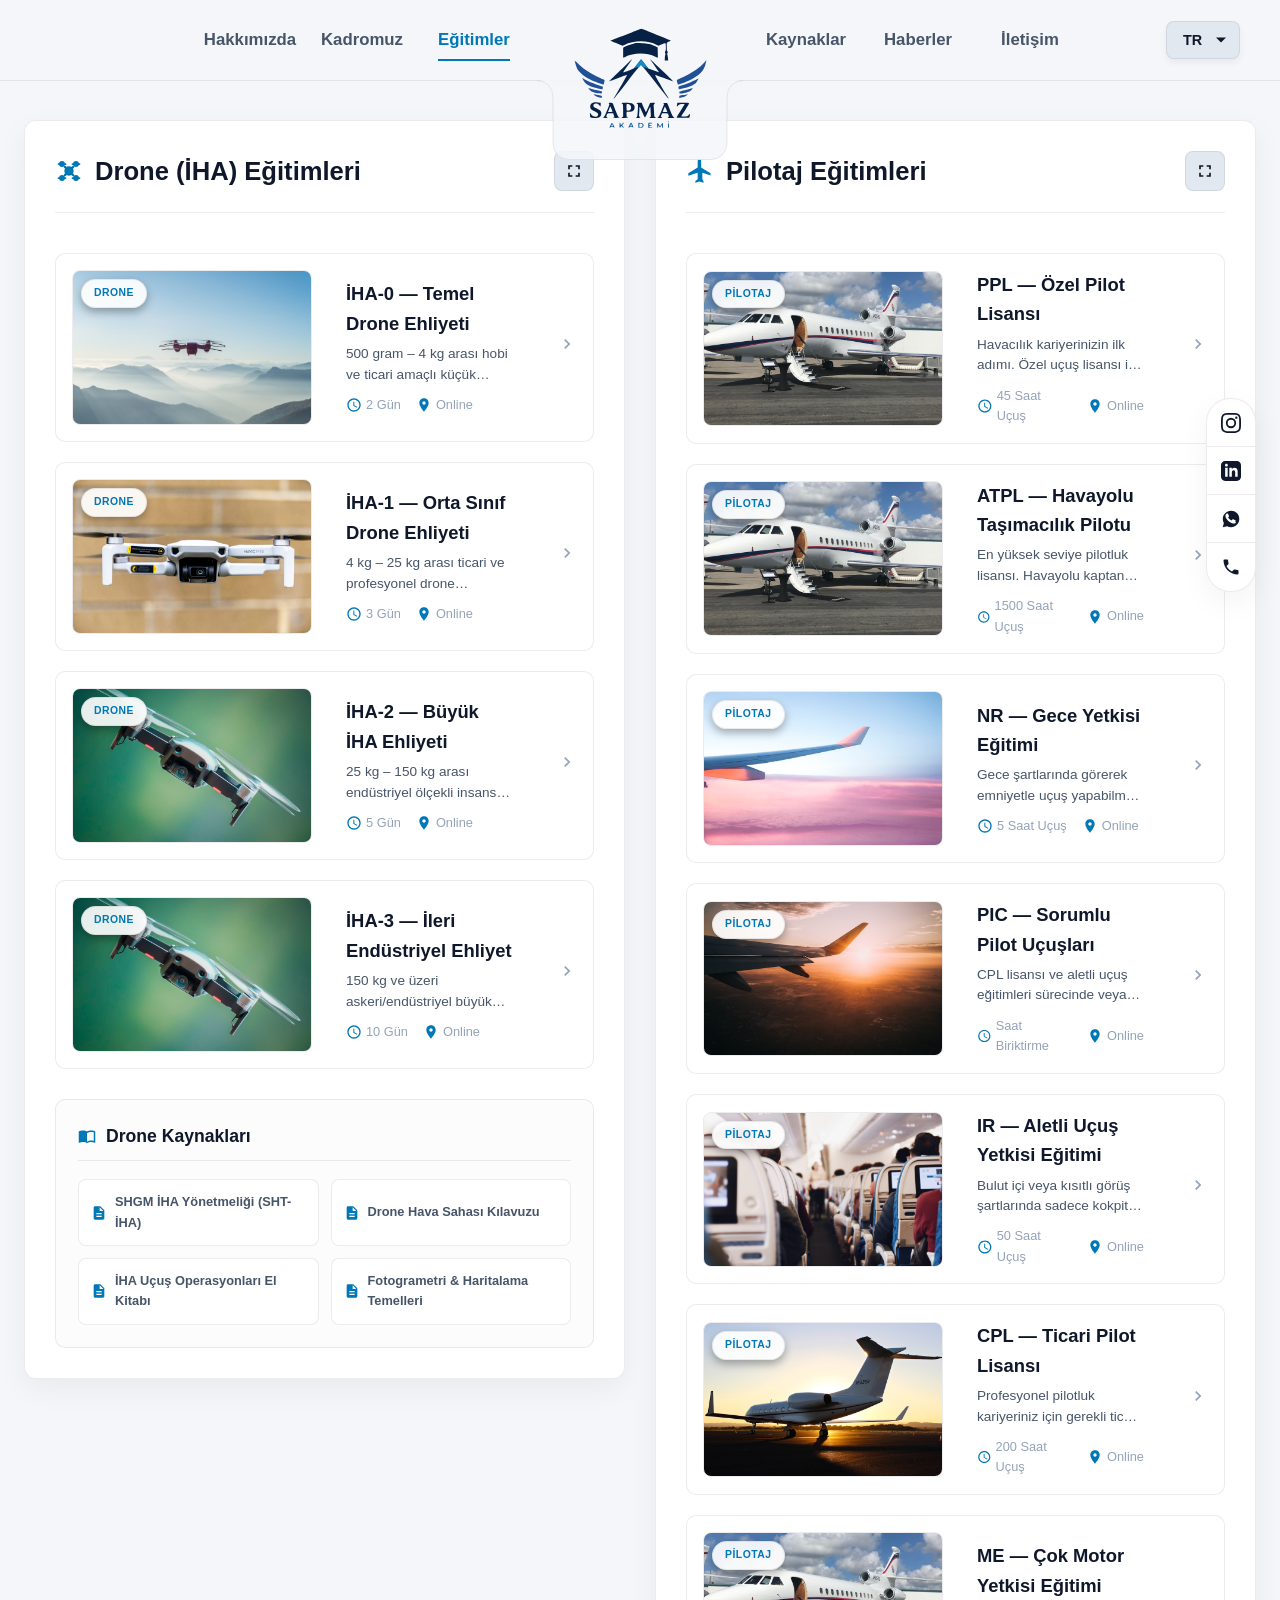
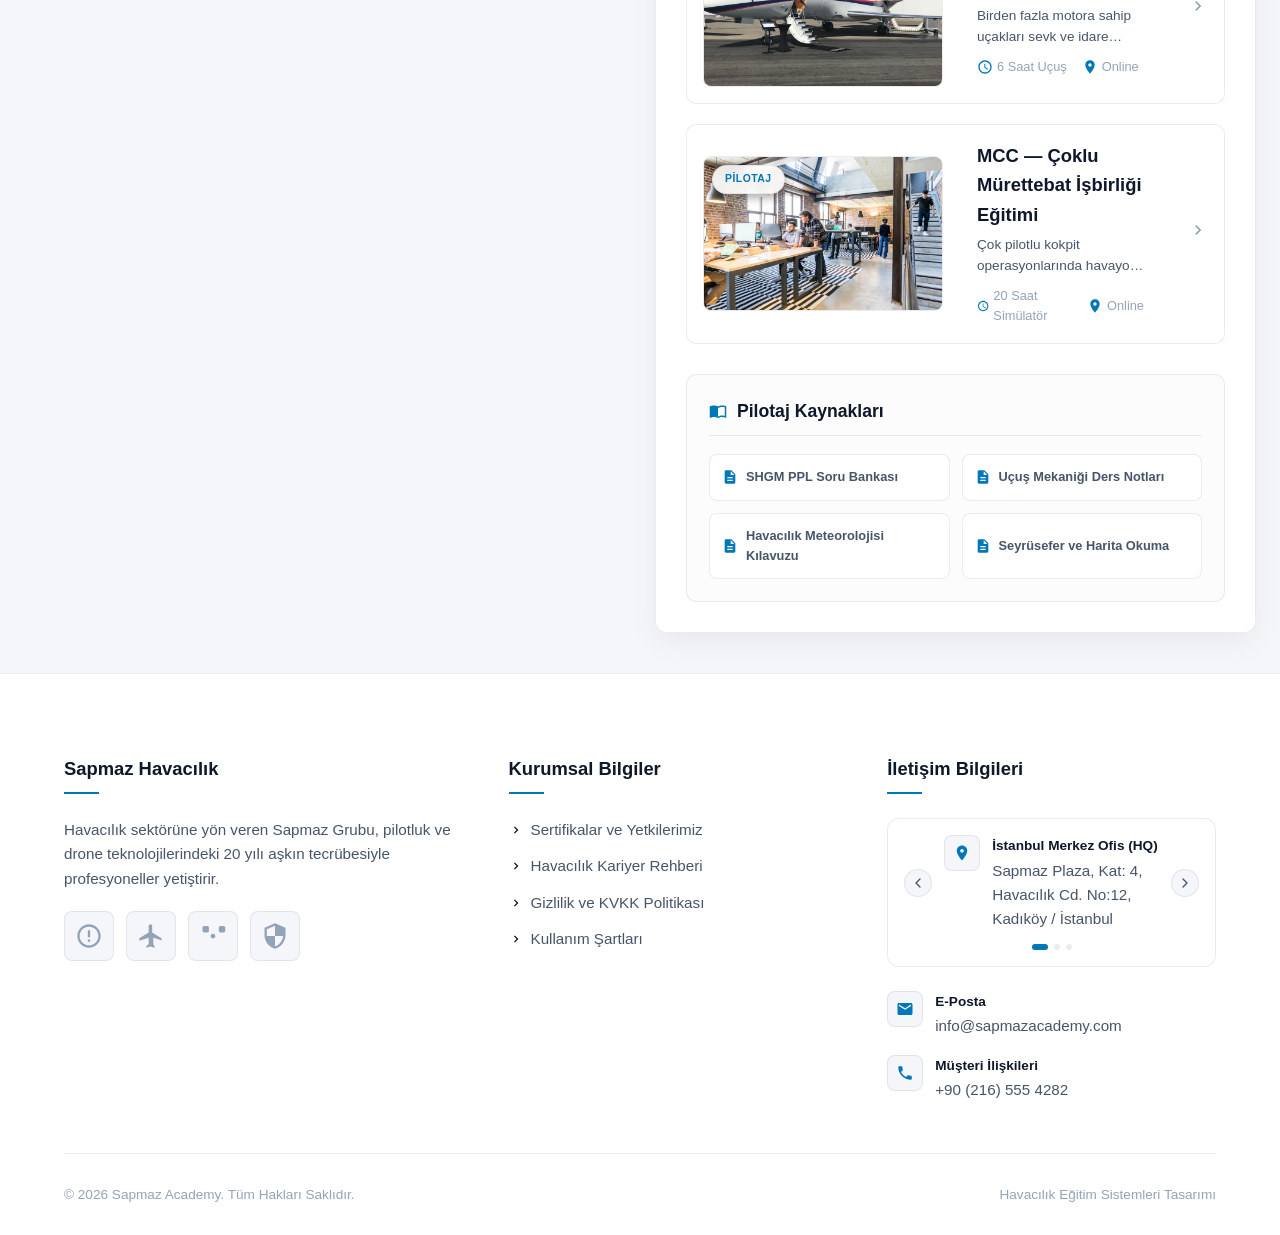
<file: inner pages/courses.html>
<!DOCTYPE html>
<html lang="tr">

<head>
  <meta charset="UTF-8">
  <meta name="viewport" content="width=device-width, initial-scale=1.0">
  <meta name="description"
    content="Sapmaz Academy Eğitim Programları - Pilotaj ve Drone (İHA) lisans eğitimleri. Sivil havacılık onaylı sertifikalı kurslarımızı keşfedin.">
  <title>Eğitimler | Sapmaz Academy</title>
  <link rel="stylesheet" href="../styles.min.css">
  <link rel="stylesheet" href="../styles.min.css">
</head>

<body class="light-mode">

  <!-- ==========================================
       HEADER & NAVIGATION
       ========================================== -->
  <header class="header">
    <div class="container navbar">
      <a href="../index.html" class="logo-square">
        <img src="../logo.svg" alt="Sapmaz Academy Logo">
      </a>

      <nav class="nav-menu" id="navMenu">
        <a href="about.html" class="nav-link" data-i18n="nav_about">Hakkımızda</a>
        <a href="staff.html" class="nav-link" data-i18n="nav_staff">Kadromuz</a>
        <a href="courses.html" class="nav-link active" data-i18n="nav_courses">Eğitimler</a>
        <a href="resources.html" class="nav-link" data-i18n="nav_resources">Kaynaklar</a>
        <a href="news.html" class="nav-link" data-i18n="nav_news">Haberler</a>
        <a href="contact.html" class="nav-link" data-i18n="nav_contact">İletişim</a>
      </nav>

      <div class="nav-controls">


        <div class="lang-dropdown">
          <select class="lang-select" id="langSelect" aria-label="Change Language">
            <option value="tr" selected>TR</option>
            <option value="en">EN</option>
          </select>
        </div>

        <div class="hamburger" id="hamburger">
          <span></span>
          <span></span>
          <span></span>
        </div>
      </div>
    </div>
  </header>

  <!-- ==========================================
       COURSES MAIN CONTENT
       ========================================== -->
  <main class="courses-page">
    <div class="courses-columns" id="coursesColumns">

      <!-- ===== DRONE COLUMN ===== -->
      <div class="courses-column" id="droneColumn" data-category="drone">
        <div class="column-header">
          <h2 class="column-title">
            <svg viewBox="0 0 24 24" width="28" height="28" fill="none" stroke="currentColor" stroke-width="2"
              stroke-linecap="round" stroke-linejoin="round">
              <circle cx="12" cy="12" r="3" fill="currentColor" />
              <line x1="8.5" y1="8.5" x2="15.5" y2="15.5" />
              <line x1="15.5" y1="8.5" x2="8.5" y2="15.5" />
              <circle cx="6" cy="6" r="1.5" fill="currentColor" />
              <line x1="3" y1="6" x2="9" y2="6" stroke-width="1.5" />
              <circle cx="18" cy="6" r="1.5" fill="currentColor" />
              <line x1="15" y1="6" x2="21" y2="6" stroke-width="1.5" />
              <circle cx="6" cy="18" r="1.5" fill="currentColor" />
              <line x1="3" y1="18" x2="9" y2="18" stroke-width="1.5" />
              <circle cx="18" cy="18" r="1.5" fill="currentColor" />
              <line x1="15" y1="18" x2="21" y2="18" stroke-width="1.5" />
            </svg>
            <span data-i18n="courses_drone_title">Drone (İHA) Eğitimleri</span>
          </h2>
          <button class="column-expand-btn" id="expandDrone" aria-label="Tam ekran göster"
            data-i18n-tooltip="tooltip_expand">
            <svg class="icon-expand" viewBox="0 0 24 24" width="20" height="20" fill="currentColor">
              <path d="M7 14H5v5h5v-2H7v-3zm-2-4h2V7h3V5H5v5zm12 7h-3v2h5v-5h-2v3zM14 5v2h3v3h2V5h-5z" />
            </svg>
            <svg class="icon-collapse" viewBox="0 0 24 24" width="20" height="20" fill="currentColor"
              style="display:none;">
              <path d="M5 16h3v3h2v-5H5v2zm3-8H5v2h5V5H8v3zm6 11h2v-3h3v-2h-5v5zm2-11V5h-2v5h5V8h-3z" />
            </svg>
          </button>
        </div>

        <!-- Course Listing Cards -->
        <div class="course-listing-cards">

          <!-- İHA-0 -->
          <a href="course-detail.html?course=iha0" class="course-listing-card">
            <div class="listing-card-img">
              <img src="../assets/images/courses/course_iha_cert.jpg"
                alt="İHA-0 Eğitimi">
              <span class="listing-badge listing-badge-drone" data-i18n="courses_badge_drone">Drone</span>
            </div>
            <div class="listing-card-body">
              <h3 class="listing-card-title" data-i18n="courses_iha0_title">İHA-0 — Temel Drone Ehliyeti</h3>
              <p class="listing-card-desc" data-i18n="courses_iha0_desc">500 gram – 4 kg arası hobi ve ticari amaçlı
                küçük drone'lar için temel uçuş lisansı.</p>
              <div class="listing-card-meta">
                <span class="meta-item">
                  <svg viewBox="0 0 24 24" width="14" height="14" fill="currentColor">
                    <path
                      d="M11.99 2C6.47 2 2 6.48 2 12s4.47 10 9.99 10C17.52 22 22 17.52 22 12S17.52 2 11.99 2zM12 20c-4.42 0-8-3.58-8-8s3.58-8 8-8 8 3.58 8 8-3.58 8-8 8zm.5-13H11v6l5.25 3.15.75-1.23-4.5-2.67z" />
                  </svg>
                  <span data-i18n="meta_iha0_duration">2 Gün</span>
                </span>
                <span class="meta-item">
                  <svg viewBox="0 0 24 24" width="14" height="14" fill="currentColor">
                    <path
                      d="M12 2C8.13 2 5 5.13 5 9c0 5.25 7 13 7 13s7-7.75 7-13c0-3.87-3.13-7-7-7zm0 9.5c-1.38 0-2.5-1.12-2.5-2.5s1.12-2.5 2.5-2.5 2.5 1.12 2.5 2.5-1.12 2.5-2.5 2.5z" />
                  </svg>
                  <span data-i18n="meta_location_online">Online</span>
                </span>
              </div>
            </div>
            <div class="listing-card-arrow">
              <svg viewBox="0 0 24 24" width="20" height="20" fill="currentColor">
                <path d="M8.59 16.59L13.17 12 8.59 7.41 10 6l6 6-6 6-1.41-1.41z" />
              </svg>
            </div>
          </a>

          <!-- İHA-1 -->
          <a href="course-detail.html?course=iha1" class="course-listing-card">
            <div class="listing-card-img">
              <img src="../assets/images/courses/course_zirai.jpg"
                alt="İHA-1 Eğitimi">
              <span class="listing-badge listing-badge-drone" data-i18n="courses_badge_drone">Drone</span>
            </div>
            <div class="listing-card-body">
              <h3 class="listing-card-title" data-i18n="courses_iha1_title">İHA-1 — Orta Sınıf Drone Ehliyeti</h3>
              <p class="listing-card-desc" data-i18n="courses_iha1_desc">4 kg – 25 kg arası ticari ve profesyonel drone
                operasyonları için orta düzey lisans programı.</p>
              <div class="listing-card-meta">
                <span class="meta-item">
                  <svg viewBox="0 0 24 24" width="14" height="14" fill="currentColor">
                    <path
                      d="M11.99 2C6.47 2 2 6.48 2 12s4.47 10 9.99 10C17.52 22 22 17.52 22 12S17.52 2 11.99 2zM12 20c-4.42 0-8-3.58-8-8s3.58-8 8-8 8 3.58 8 8-3.58 8-8 8zm.5-13H11v6l5.25 3.15.75-1.23-4.5-2.67z" />
                  </svg>
                  <span data-i18n="meta_iha1_duration">3 Gün</span>
                </span>
                <span class="meta-item">
                  <svg viewBox="0 0 24 24" width="14" height="14" fill="currentColor">
                    <path
                      d="M12 2C8.13 2 5 5.13 5 9c0 5.25 7 13 7 13s7-7.75 7-13c0-3.87-3.13-7-7-7zm0 9.5c-1.38 0-2.5-1.12-2.5-2.5s1.12-2.5 2.5-2.5 2.5 1.12 2.5 2.5-1.12 2.5-2.5 2.5z" />
                  </svg>
                  <span data-i18n="meta_location_online">Online</span>
                </span>
              </div>
            </div>
            <div class="listing-card-arrow">
              <svg viewBox="0 0 24 24" width="20" height="20" fill="currentColor">
                <path d="M8.59 16.59L13.17 12 8.59 7.41 10 6l6 6-6 6-1.41-1.41z" />
              </svg>
            </div>
          </a>

          <!-- İHA-2 -->
          <a href="course-detail.html?course=iha2" class="course-listing-card">
            <div class="listing-card-img">
              <img src="../assets/images/courses/course_iha2.jpg"
                alt="İHA-2 Eğitimi">
              <span class="listing-badge listing-badge-drone" data-i18n="courses_badge_drone">Drone</span>
            </div>
            <div class="listing-card-body">
              <h3 class="listing-card-title" data-i18n="courses_iha2_title">İHA-2 — Büyük İHA Ehliyeti</h3>
              <p class="listing-card-desc" data-i18n="courses_iha2_desc">25 kg – 150 kg arası endüstriyel ölçekli
                insansız hava araçları için ileri düzey lisans.</p>
              <div class="listing-card-meta">
                <span class="meta-item">
                  <svg viewBox="0 0 24 24" width="14" height="14" fill="currentColor">
                    <path
                      d="M11.99 2C6.47 2 2 6.48 2 12s4.47 10 9.99 10C17.52 22 22 17.52 22 12S17.52 2 11.99 2zM12 20c-4.42 0-8-3.58-8-8s3.58-8 8-8 8 3.58 8 8-3.58 8-8 8zm.5-13H11v6l5.25 3.15.75-1.23-4.5-2.67z" />
                  </svg>
                  <span data-i18n="meta_iha2_duration">5 Gün</span>
                </span>
                <span class="meta-item">
                  <svg viewBox="0 0 24 24" width="14" height="14" fill="currentColor">
                    <path
                      d="M12 2C8.13 2 5 5.13 5 9c0 5.25 7 13 7 13s7-7.75 7-13c0-3.87-3.13-7-7-7zm0 9.5c-1.38 0-2.5-1.12-2.5-2.5s1.12-2.5 2.5-2.5 2.5 1.12 2.5 2.5-1.12 2.5-2.5 2.5z" />
                  </svg>
                  <span data-i18n="meta_location_online">Online</span>
                </span>
              </div>
            </div>
            <div class="listing-card-arrow">
              <svg viewBox="0 0 24 24" width="20" height="20" fill="currentColor">
                <path d="M8.59 16.59L13.17 12 8.59 7.41 10 6l6 6-6 6-1.41-1.41z" />
              </svg>
            </div>
          </a>

          <!-- İHA-3 -->
          <a href="course-detail.html?course=iha3" class="course-listing-card">
            <div class="listing-card-img">
              <img src="../assets/images/courses/course_iha2.jpg"
                alt="İHA-3 Eğitimi">
              <span class="listing-badge listing-badge-drone" data-i18n="courses_badge_drone">Drone</span>
            </div>
            <div class="listing-card-body">
              <h3 class="listing-card-title" data-i18n="courses_iha3_title">İHA-3 — İleri Endüstriyel Ehliyet</h3>
              <p class="listing-card-desc" data-i18n="courses_iha3_desc">150 kg ve üzeri askeri/endüstriyel büyük İHA operasyonları için ileri düzey lisans programı.</p>
              <div class="listing-card-meta">
                <span class="meta-item">
                  <svg viewBox="0 0 24 24" width="14" height="14" fill="currentColor">
                    <path
                      d="M11.99 2C6.47 2 2 6.48 2 12s4.47 10 9.99 10C17.52 22 22 17.52 22 12S17.52 2 11.99 2zM12 20c-4.42 0-8-3.58-8-8s3.58-8 8-8 8 3.58 8 8-3.58 8-8 8zm.5-13H11v6l5.25 3.15.75-1.23-4.5-2.67z" />
                  </svg>
                  <span data-i18n="courses_iha3_duration">10 Gün</span>
                </span>
                <span class="meta-item">
                  <svg viewBox="0 0 24 24" width="14" height="14" fill="currentColor">
                    <path
                      d="M12 2C8.13 2 5 5.13 5 9c0 5.25 7 13 7 13s7-7.75 7-13c0-3.87-3.13-7-7-7zm0 9.5c-1.38 0-2.5-1.12-2.5-2.5s1.12-2.5 2.5-2.5 2.5 1.12 2.5 2.5-1.12 2.5-2.5 2.5z" />
                  </svg>
                  <span data-i18n="courses_iha3_status">Online</span>
                </span>
              </div>
            </div>
            <div class="listing-card-arrow">
              <svg viewBox="0 0 24 24" width="20" height="20" fill="currentColor">
                <path d="M8.59 16.59L13.17 12 8.59 7.41 10 6l6 6-6 6-1.41-1.41z" />
              </svg>
            </div>
          </a>

        </div>


        <!-- Resources Panel -->
        <div class="column-panel">
          <h3 class="panel-title">
            <svg viewBox="0 0 24 24" width="18" height="18" fill="currentColor">
              <path
                d="M21 5c-1.11-.35-2.33-.5-3.5-.5-1.95 0-4.05.4-5.5 1.5-1.45-1.1-3.55-1.5-5.5-1.5S2.45 4.9 1 6v14.65c0 .25.25.5.5.5.1 0 .15-.05.25-.05C3.1 20.45 5.05 20 6.5 20c1.95 0 4.05.4 5.5 1.5 1.35-.85 3.8-1.5 5.5-1.5 1.65 0 3.35.3 4.75 1.05.1.05.15.05.25.05.25 0 .5-.25.5-.5V6c-.6-.45-1.25-.75-2-1zm0 13.5c-1.1-.35-2.3-.5-3.5-.5-1.7 0-4.15.65-5.5 1.5V8c1.35-.85 3.8-1.5 5.5-1.5 1.2 0 2.4.15 3.5.5v11.5z" />
            </svg>
            <span data-i18n="courses_resources_drone">Drone Kaynakları</span>
          </h3>
          <div class="panel-resource-list">
            <a href="#" class="resource-item">
              <svg viewBox="0 0 24 24" width="16" height="16" fill="currentColor">
                <path
                  d="M14 2H6c-1.1 0-1.99.9-1.99 2L4 20c0 1.1.89 2 1.99 2H18c1.1 0 2-.9 2-2V8l-6-6zm2 16H8v-2h8v2zm0-4H8v-2h8v2zm-3-5V3.5L18.5 9H13z" />
              </svg>
              <span data-i18n="resource_iha_regulation">SHGM İHA Yönetmeliği (SHT-İHA)</span>
            </a>
            <a href="#" class="resource-item">
              <svg viewBox="0 0 24 24" width="16" height="16" fill="currentColor">
                <path
                  d="M14 2H6c-1.1 0-1.99.9-1.99 2L4 20c0 1.1.89 2 1.99 2H18c1.1 0 2-.9 2-2V8l-6-6zm2 16H8v-2h8v2zm0-4H8v-2h8v2zm-3-5V3.5L18.5 9H13z" />
              </svg>
              <span data-i18n="resource_airspace">Drone Hava Sahası Kılavuzu</span>
            </a>
            <a href="#" class="resource-item">
              <svg viewBox="0 0 24 24" width="16" height="16" fill="currentColor">
                <path
                  d="M14 2H6c-1.1 0-1.99.9-1.99 2L4 20c0 1.1.89 2 1.99 2H18c1.1 0 2-.9 2-2V8l-6-6zm2 16H8v-2h8v2zm0-4H8v-2h8v2zm-3-5V3.5L18.5 9H13z" />
              </svg>
              <span data-i18n="resource_flight_ops">İHA Uçuş Operasyonları El Kitabı</span>
            </a>
            <a href="#" class="resource-item">
              <svg viewBox="0 0 24 24" width="16" height="16" fill="currentColor">
                <path
                  d="M14 2H6c-1.1 0-1.99.9-1.99 2L4 20c0 1.1.89 2 1.99 2H18c1.1 0 2-.9 2-2V8l-6-6zm2 16H8v-2h8v2zm0-4H8v-2h8v2zm-3-5V3.5L18.5 9H13z" />
              </svg>
              <span data-i18n="resource_photo_mapping">Fotogrametri & Haritalama Temelleri</span>
            </a>
          </div>
        </div>

      </div>

      <!-- ===== PILOTAJ COLUMN ===== -->
      <div class="courses-column" id="pilotajColumn" data-category="pilotaj">
        <div class="column-header">
          <h2 class="column-title">
            <svg viewBox="0 0 24 24" width="28" height="28" fill="currentColor">
              <path
                d="M21 16v-2l-8-5V3.5c0-.83-.67-1.5-1.5-1.5S10 2.67 10 3.5V9l-8 5v2l8-2.5V19l-2 1.5V22l3.5-1 3.5 1v-1.5L14 19v-5.5l8 2.5z" />
            </svg>
            <span data-i18n="courses_pilotaj_title">Pilotaj Eğitimleri</span>
          </h2>
          <button class="column-expand-btn" id="expandPilotaj" aria-label="Tam ekran göster"
            data-i18n-tooltip="tooltip_expand">
            <!-- Expand icon -->
            <svg class="icon-expand" viewBox="0 0 24 24" width="20" height="20" fill="currentColor">
              <path d="M7 14H5v5h5v-2H7v-3zm-2-4h2V7h3V5H5v5zm12 7h-3v2h5v-5h-2v3zM14 5v2h3v3h2V5h-5z" />
            </svg>
            <!-- Collapse icon (hidden by default) -->
            <svg class="icon-collapse" viewBox="0 0 24 24" width="20" height="20" fill="currentColor"
              style="display:none;">
              <path d="M5 16h3v3h2v-5H5v2zm3-8H5v2h5V5H8v3zm6 11h2v-3h3v-2h-5v5zm2-11V5h-2v5h5V8h-3z" />
            </svg>
          </button>
        </div>

        <!-- Course Listing Cards -->
        <div class="course-listing-cards">

          <!-- PPL -->
          <a href="course-detail.html?course=ppl" class="course-listing-card">
            <div class="listing-card-img">
              <img src="../assets/images/courses/course_ppl.jpg"
                alt="PPL Eğitimi">
              <span class="listing-badge listing-badge-pilotaj" data-i18n="courses_badge_pilotaj">Pilotaj</span>
            </div>
            <div class="listing-card-body">
              <h3 class="listing-card-title" data-i18n="courses_ppl_title">PPL — Özel Pilot Lisansı</h3>
              <p class="listing-card-desc" data-i18n="courses_ppl_desc">Havacılık kariyerinizin ilk adımı. Özel uçuş
                lisansı ile gökyüzüne çıkın.</p>
              <div class="listing-card-meta">
                <span class="meta-item">
                  <svg viewBox="0 0 24 24" width="14" height="14" fill="currentColor">
                    <path
                      d="M11.99 2C6.47 2 2 6.48 2 12s4.47 10 9.99 10C17.52 22 22 17.52 22 12S17.52 2 11.99 2zM12 20c-4.42 0-8-3.58-8-8s3.58-8 8-8 8 3.58 8 8-3.58 8-8 8zm.5-13H11v6l5.25 3.15.75-1.23-4.5-2.67z" />
                  </svg>
                  <span data-i18n="meta_ppl_hours">45 Saat Uçuş</span>
                </span>
                <span class="meta-item">
                  <svg viewBox="0 0 24 24" width="14" height="14" fill="currentColor">
                    <path
                      d="M12 2C8.13 2 5 5.13 5 9c0 5.25 7 13 7 13s7-7.75 7-13c0-3.87-3.13-7-7-7zm0 9.5c-1.38 0-2.5-1.12-2.5-2.5s1.12-2.5 2.5-2.5 2.5 1.12 2.5 2.5-1.12 2.5-2.5 2.5z" />
                  </svg>
                  <span data-i18n="meta_location_online">Online</span>
                </span>
              </div>
            </div>
            <div class="listing-card-arrow">
              <svg viewBox="0 0 24 24" width="20" height="20" fill="currentColor">
                <path d="M8.59 16.59L13.17 12 8.59 7.41 10 6l6 6-6 6-1.41-1.41z" />
              </svg>
            </div>
          </a>

          <!-- ATPL -->
          <a href="course-detail.html?course=atpl" class="course-listing-card">
            <div class="listing-card-img">
              <img src="../assets/images/courses/course_atpl.jpg"
                alt="ATPL Eğitimi">
              <span class="listing-badge listing-badge-pilotaj" data-i18n="courses_badge_pilotaj">Pilotaj</span>
            </div>
            <div class="listing-card-body">
              <h3 class="listing-card-title" data-i18n="courses_atpl_title">ATPL — Havayolu Taşımacılık Pilotu</h3>
              <p class="listing-card-desc" data-i18n="courses_atpl_desc">En yüksek seviye pilotluk lisansı. Havayolu
                kaptan pilotu olma yolunda ileri düzey eğitim.</p>
              <div class="listing-card-meta">
                <span class="meta-item">
                  <svg viewBox="0 0 24 24" width="14" height="14" fill="currentColor">
                    <path
                      d="M11.99 2C6.47 2 2 6.48 2 12s4.47 10 9.99 10C17.52 22 22 17.52 22 12S17.52 2 11.99 2zM12 20c-4.42 0-8-3.58-8-8s3.58-8 8-8 8 3.58 8 8-3.58 8-8 8zm.5-13H11v6l5.25 3.15.75-1.23-4.5-2.67z" />
                  </svg>
                  <span data-i18n="meta_atpl_hours">1500 Saat Uçuş</span>
                </span>
                <span class="meta-item">
                  <svg viewBox="0 0 24 24" width="14" height="14" fill="currentColor">
                    <path
                      d="M12 2C8.13 2 5 5.13 5 9c0 5.25 7 13 7 13s7-7.75 7-13c0-3.87-3.13-7-7-7zm0 9.5c-1.38 0-2.5-1.12-2.5-2.5s1.12-2.5 2.5-2.5 2.5 1.12 2.5 2.5-1.12 2.5-2.5 2.5z" />
                  </svg>
                  <span data-i18n="meta_location_online">Online</span>
                </span>
              </div>
            </div>
            <div class="listing-card-arrow">
              <svg viewBox="0 0 24 24" width="20" height="20" fill="currentColor">
                <path d="M8.59 16.59L13.17 12 8.59 7.41 10 6l6 6-6 6-1.41-1.41z" />
              </svg>
            </div>
          </a>

          <!-- NR -->
          <a href="course-detail.html?course=nr" class="course-listing-card">
            <div class="listing-card-img">
              <img src="../assets/images/courses/course_cpl.jpg"
                alt="NR Eğitimi">
              <span class="listing-badge listing-badge-pilotaj" data-i18n="courses_badge_pilotaj">Pilotaj</span>
            </div>
            <div class="listing-card-body">
              <h3 class="listing-card-title" data-i18n="courses_nr_title">NR — Gece Yetkisi</h3>
              <p class="listing-card-desc" data-i18n="courses_nr_desc">Gece şartlarında görerek emniyetle uçuş yapabilmek için gerekli ek yetki programı.</p>
              <div class="listing-card-meta">
                <span class="meta-item">
                  <svg viewBox="0 0 24 24" width="14" height="14" fill="currentColor">
                    <path
                      d="M11.99 2C6.47 2 2 6.48 2 12s4.47 10 9.99 10C17.52 22 22 17.52 22 12S17.52 2 11.99 2zM12 20c-4.42 0-8-3.58-8-8s3.58-8 8-8 8 3.58 8 8-3.58 8-8 8zm.5-13H11v6l5.25 3.15.75-1.23-4.5-2.67z" />
                  </svg>
                  <span data-i18n="meta_nr_duration">5 Saat Uçuş</span>
                </span>
                <span class="meta-item">
                  <svg viewBox="0 0 24 24" width="14" height="14" fill="currentColor">
                    <path
                      d="M12 2C8.13 2 5 5.13 5 9c0 5.25 7 13 7 13s7-7.75 7-13c0-3.87-3.13-7-7-7zm0 9.5c-1.38 0-2.5-1.12-2.5-2.5s1.12-2.5 2.5-2.5 2.5 1.12 2.5 2.5-1.12 2.5-2.5 2.5z" />
                  </svg>
                  <span data-i18n="meta_location_online">Online</span>
                </span>
              </div>
            </div>
            <div class="listing-card-arrow">
              <svg viewBox="0 0 24 24" width="20" height="20" fill="currentColor">
                <path d="M8.59 16.59L13.17 12 8.59 7.41 10 6l6 6-6 6-1.41-1.41z" />
              </svg>
            </div>
          </a>

          <!-- PIC -->
          <a href="course-detail.html?course=pic" class="course-listing-card">
            <div class="listing-card-img">
              <img src="../assets/images/courses/course_ir.jpg"
                alt="PIC Eğitimi">
              <span class="listing-badge listing-badge-pilotaj" data-i18n="courses_badge_pilotaj">Pilotaj</span>
            </div>
            <div class="listing-card-body">
              <h3 class="listing-card-title" data-i18n="courses_pic_title">PIC — Sorumlu Pilot Uçuşu</h3>
              <p class="listing-card-desc" data-i18n="courses_pic_desc">CPL lisansı ve aletli uçuş eğitimleri sürecinde veya öncesinde/sonrasında tamamlanabilen sorumlu pilot saat biriktirme programı.</p>
              <div class="listing-card-meta">
                <span class="meta-item">
                  <svg viewBox="0 0 24 24" width="14" height="14" fill="currentColor">
                    <path
                      d="M11.99 2C6.47 2 2 6.48 2 12s4.47 10 9.99 10C17.52 22 22 17.52 22 12S17.52 2 11.99 2zM12 20c-4.42 0-8-3.58-8-8s3.58-8 8-8 8 3.58 8 8-3.58 8-8 8zm.5-13H11v6l5.25 3.15.75-1.23-4.5-2.67z" />
                  </svg>
                  <span data-i18n="meta_pic_duration">Saat Biriktirme</span>
                </span>
                <span class="meta-item">
                  <svg viewBox="0 0 24 24" width="14" height="14" fill="currentColor">
                    <path
                      d="M12 2C8.13 2 5 5.13 5 9c0 5.25 7 13 7 13s7-7.75 7-13c0-3.87-3.13-7-7-7zm0 9.5c-1.38 0-2.5-1.12-2.5-2.5s1.12-2.5 2.5-2.5 2.5 1.12 2.5 2.5-1.12 2.5-2.5 2.5z" />
                  </svg>
                  <span data-i18n="meta_location_online">Online</span>
                </span>
              </div>
            </div>
            <div class="listing-card-arrow">
              <svg viewBox="0 0 24 24" width="20" height="20" fill="currentColor">
                <path d="M8.59 16.59L13.17 12 8.59 7.41 10 6l6 6-6 6-1.41-1.41z" />
              </svg>
            </div>
          </a>

          <!-- IR -->
          <a href="course-detail.html?course=ir" class="course-listing-card">
            <div class="listing-card-img">
              <img src="../assets/images/courses/course_me.jpg"
                alt="IR Eğitimi">
              <span class="listing-badge listing-badge-pilotaj" data-i18n="courses_badge_pilotaj">Pilotaj</span>
            </div>
            <div class="listing-card-body">
              <h3 class="listing-card-title" data-i18n="courses_ir_title">IR — Aletli Uçuş Yetkisi</h3>
              <p class="listing-card-desc" data-i18n="courses_ir_desc">Bulut içi veya kısıtlı görüş şartlarında sadece kokpit göstergelerine güvenerek uçabilme lisans yetkisi.</p>
              <div class="listing-card-meta">
                <span class="meta-item">
                  <svg viewBox="0 0 24 24" width="14" height="14" fill="currentColor">
                    <path
                      d="M11.99 2C6.47 2 2 6.48 2 12s4.47 10 9.99 10C17.52 22 22 17.52 22 12S17.52 2 11.99 2zM12 20c-4.42 0-8-3.58-8-8s3.58-8 8-8 8 3.58 8 8-3.58 8-8 8zm.5-13H11v6l5.25 3.15.75-1.23-4.5-2.67z" />
                  </svg>
                  <span data-i18n="meta_ir_duration">50 Saat Uçuş</span>
                </span>
                <span class="meta-item">
                  <svg viewBox="0 0 24 24" width="14" height="14" fill="currentColor">
                    <path
                      d="M12 2C8.13 2 5 5.13 5 9c0 5.25 7 13 7 13s7-7.75 7-13c0-3.87-3.13-7-7-7zm0 9.5c-1.38 0-2.5-1.12-2.5-2.5s1.12-2.5 2.5-2.5 2.5 1.12 2.5 2.5-1.12 2.5-2.5 2.5z" />
                  </svg>
                  <span data-i18n="meta_location_online">Online</span>
                </span>
              </div>
            </div>
            <div class="listing-card-arrow">
              <svg viewBox="0 0 24 24" width="20" height="20" fill="currentColor">
                <path d="M8.59 16.59L13.17 12 8.59 7.41 10 6l6 6-6 6-1.41-1.41z" />
              </svg>
            </div>
          </a>

          <!-- CPL -->
          <a href="course-detail.html?course=cpl" class="course-listing-card">
            <div class="listing-card-img">
              <img src="../assets/images/courses/course_fi.jpg"
                alt="CPL Eğitimi">
              <span class="listing-badge listing-badge-pilotaj" data-i18n="courses_badge_pilotaj">Pilotaj</span>
            </div>
            <div class="listing-card-body">
              <h3 class="listing-card-title" data-i18n="courses_cpl_title">CPL — Ticari Pilot Lisansı</h3>
              <p class="listing-card-desc" data-i18n="courses_cpl_desc">Profesyonel pilotluk kariyeriniz için gerekli
                ticari pilot sertifikası programı.</p>
              <div class="listing-card-meta">
                <span class="meta-item">
                  <svg viewBox="0 0 24 24" width="14" height="14" fill="currentColor">
                    <path
                      d="M11.99 2C6.47 2 2 6.48 2 12s4.47 10 9.99 10C17.52 22 22 17.52 22 12S17.52 2 11.99 2zM12 20c-4.42 0-8-3.58-8-8s3.58-8 8-8 8 3.58 8 8-3.58 8-8 8zm.5-13H11v6l5.25 3.15.75-1.23-4.5-2.67z" />
                  </svg>
                  <span data-i18n="meta_cpl_hours">200 Saat Uçuş</span>
                </span>
                <span class="meta-item">
                  <svg viewBox="0 0 24 24" width="14" height="14" fill="currentColor">
                    <path
                      d="M12 2C8.13 2 5 5.13 5 9c0 5.25 7 13 7 13s7-7.75 7-13c0-3.87-3.13-7-7-7zm0 9.5c-1.38 0-2.5-1.12-2.5-2.5s1.12-2.5 2.5-2.5 2.5 1.12 2.5 2.5-1.12 2.5-2.5 2.5z" />
                  </svg>
                  <span data-i18n="meta_location_online">Online</span>
                </span>
              </div>
            </div>
            <div class="listing-card-arrow">
              <svg viewBox="0 0 24 24" width="20" height="20" fill="currentColor">
                <path d="M8.59 16.59L13.17 12 8.59 7.41 10 6l6 6-6 6-1.41-1.41z" />
              </svg>
            </div>
          </a>

          <!-- ME -->
          <a href="course-detail.html?course=me" class="course-listing-card">
            <div class="listing-card-img">
              <img src="../assets/images/courses/course_night.jpg"
                alt="ME Eğitimi">
              <span class="listing-badge listing-badge-pilotaj" data-i18n="courses_badge_pilotaj">Pilotaj</span>
            </div>
            <div class="listing-card-body">
              <h3 class="listing-card-title" data-i18n="courses_me_title">ME — Çok Motor Yetkisi</h3>
              <p class="listing-card-desc" data-i18n="courses_me_desc">Birden fazla motora sahip uçakları sevk ve idare edebilmek için gerekli resmi uçuş lisans eğitimi.</p>
              <div class="listing-card-meta">
                <span class="meta-item">
                  <svg viewBox="0 0 24 24" width="14" height="14" fill="currentColor">
                    <path
                      d="M11.99 2C6.47 2 2 6.48 2 12s4.47 10 9.99 10C17.52 22 22 17.52 22 12S17.52 2 11.99 2zM12 20c-4.42 0-8-3.58-8-8s3.58-8 8-8 8 3.58 8 8-3.58 8-8 8zm.5-13H11v6l5.25 3.15.75-1.23-4.5-2.67z" />
                  </svg>
                  <span data-i18n="meta_me_duration">6 Saat Uçuş</span>
                </span>
                <span class="meta-item">
                  <svg viewBox="0 0 24 24" width="14" height="14" fill="currentColor">
                    <path
                      d="M12 2C8.13 2 5 5.13 5 9c0 5.25 7 13 7 13s7-7.75 7-13c0-3.87-3.13-7-7-7zm0 9.5c-1.38 0-2.5-1.12-2.5-2.5s1.12-2.5 2.5-2.5 2.5 1.12 2.5 2.5-1.12 2.5-2.5 2.5z" />
                  </svg>
                  <span data-i18n="meta_location_online">Online</span>
                </span>
              </div>
            </div>
            <div class="listing-card-arrow">
              <svg viewBox="0 0 24 24" width="20" height="20" fill="currentColor">
                <path d="M8.59 16.59L13.17 12 8.59 7.41 10 6l6 6-6 6-1.41-1.41z" />
              </svg>
            </div>
          </a>

          <!-- MCC -->
          <a href="course-detail.html?course=mcc" class="course-listing-card">
            <div class="listing-card-img">
              <img src="../assets/images/courses/course_mcc.jpg"
                alt="MCC Eğitimi">
              <span class="listing-badge listing-badge-pilotaj" data-i18n="courses_badge_pilotaj">Pilotaj</span>
            </div>
            <div class="listing-card-body">
              <h3 class="listing-card-title" data-i18n="courses_mcc_title">MCC — Çoklu Mürettebat İşbirliği</h3>
              <p class="listing-card-desc" data-i18n="courses_mcc_desc">Çok pilotlu kokpit operasyonlarında havayolu standartlarında işbirliği ve kaynak yönetimi eğitimi.</p>
              <div class="listing-card-meta">
                <span class="meta-item">
                  <svg viewBox="0 0 24 24" width="14" height="14" fill="currentColor">
                    <path
                      d="M11.99 2C6.47 2 2 6.48 2 12s4.47 10 9.99 10C17.52 22 22 17.52 22 12S17.52 2 11.99 2zM12 20c-4.42 0-8-3.58-8-8s3.58-8 8-8 8 3.58 8 8-3.58 8-8 8zm.5-13H11v6l5.25 3.15.75-1.23-4.5-2.67z" />
                  </svg>
                  <span data-i18n="meta_mcc_duration">20 Saat Simülatör</span>
                </span>
                <span class="meta-item">
                  <svg viewBox="0 0 24 24" width="14" height="14" fill="currentColor">
                    <path
                      d="M12 2C8.13 2 5 5.13 5 9c0 5.25 7 13 7 13s7-7.75 7-13c0-3.87-3.13-7-7-7zm0 9.5c-1.38 0-2.5-1.12-2.5-2.5s1.12-2.5 2.5-2.5 2.5 1.12 2.5 2.5-1.12 2.5-2.5 2.5z" />
                  </svg>
                  <span data-i18n="meta_location_online">Online</span>
                </span>
              </div>
            </div>
            <div class="listing-card-arrow">
              <svg viewBox="0 0 24 24" width="20" height="20" fill="currentColor">
                <path d="M8.59 16.59L13.17 12 8.59 7.41 10 6l6 6-6 6-1.41-1.41z" />
              </svg>
            </div>
          </a>

        </div>


        <!-- Resources Panel -->
        <div class="column-panel">
          <h3 class="panel-title">
            <svg viewBox="0 0 24 24" width="18" height="18" fill="currentColor">
              <path
                d="M21 5c-1.11-.35-2.33-.5-3.5-.5-1.95 0-4.05.4-5.5 1.5-1.45-1.1-3.55-1.5-5.5-1.5S2.45 4.9 1 6v14.65c0 .25.25.5.5.5.1 0 .15-.05.25-.05C3.1 20.45 5.05 20 6.5 20c1.95 0 4.05.4 5.5 1.5 1.35-.85 3.8-1.5 5.5-1.5 1.65 0 3.35.3 4.75 1.05.1.05.15.05.25.05.25 0 .5-.25.5-.5V6c-.6-.45-1.25-.75-2-1zm0 13.5c-1.1-.35-2.3-.5-3.5-.5-1.7 0-4.15.65-5.5 1.5V8c1.35-.85 3.8-1.5 5.5-1.5 1.2 0 2.4.15 3.5.5v11.5z" />
            </svg>
            <span data-i18n="courses_resources_pilotaj">Pilotaj Kaynakları</span>
          </h3>
          <div class="panel-resource-list">
            <a href="#" class="resource-item">
              <svg viewBox="0 0 24 24" width="16" height="16" fill="currentColor">
                <path
                  d="M14 2H6c-1.1 0-1.99.9-1.99 2L4 20c0 1.1.89 2 1.99 2H18c1.1 0 2-.9 2-2V8l-6-6zm2 16H8v-2h8v2zm0-4H8v-2h8v2zm-3-5V3.5L18.5 9H13z" />
              </svg>
              <span data-i18n="resource_ppl_bank">SHGM PPL Soru Bankası</span>
            </a>
            <a href="#" class="resource-item">
              <svg viewBox="0 0 24 24" width="16" height="16" fill="currentColor">
                <path
                  d="M14 2H6c-1.1 0-1.99.9-1.99 2L4 20c0 1.1.89 2 1.99 2H18c1.1 0 2-.9 2-2V8l-6-6zm2 16H8v-2h8v2zm0-4H8v-2h8v2zm-3-5V3.5L18.5 9H13z" />
              </svg>
              <span data-i18n="resource_flight_mechanics">Uçuş Mekaniği Ders Notları</span>
            </a>
            <a href="#" class="resource-item">
              <svg viewBox="0 0 24 24" width="16" height="16" fill="currentColor">
                <path
                  d="M14 2H6c-1.1 0-1.99.9-1.99 2L4 20c0 1.1.89 2 1.99 2H18c1.1 0 2-.9 2-2V8l-6-6zm2 16H8v-2h8v2zm0-4H8v-2h8v2zm-3-5V3.5L18.5 9H13z" />
              </svg>
              <span data-i18n="resource_meteo">Havacılık Meteorolojisi Kılavuzu</span>
            </a>
            <a href="#" class="resource-item">
              <svg viewBox="0 0 24 24" width="16" height="16" fill="currentColor">
                <path
                  d="M14 2H6c-1.1 0-1.99.9-1.99 2L4 20c0 1.1.89 2 1.99 2H18c1.1 0 2-.9 2-2V8l-6-6zm2 16H8v-2h8v2zm0-4H8v-2h8v2zm-3-5V3.5L18.5 9H13z" />
              </svg>
              <span data-i18n="resource_nav_charts">Seyrüsefer ve Harita Okuma</span>
            </a>
          </div>
        </div>

      </div>

    </div>
  </main>

  <!-- ==========================================
       FLOATING ACTIONS SIDEBAR
       ========================================== -->
  <aside class="floating-sidebar-pill">
    <a href="https://www.instagram.com/sapmazhavacilik" class="floating-action-item" data-tooltip="Instagram" target="_blank"
      rel="noopener noreferrer">
      <svg viewBox="0 0 24 24">
        <path
          d="M12 2.163c3.204 0 3.584.012 4.85.07 3.252.148 4.771 1.691 4.919 4.919.058 1.265.069 1.645.069 4.849 0 3.205-.012 3.584-.069 4.849-.149 3.225-1.664 4.771-4.919 4.919-1.266.058-1.644.07-4.85.07-3.204 0-3.584-.012-4.849-.07-3.26-.149-4.771-1.699-4.919-4.92-.058-1.265-.07-1.644-.07-4.849 0-3.204.013-3.583.07-4.849.149-3.227 1.664-4.771 4.919-4.919 1.266-.057 1.645-.069 4.849-.069zM12 0C8.741 0 8.333.014 7.053.072 2.695.272.273 2.69.073 7.051.014 8.333 0 8.741 0 12c0 3.259.014 3.668.072 4.948.2 4.358 2.618 6.78 6.98 6.98 1.281.058 1.689.072 4.948.072 3.259 0 3.668-.014 4.948-.072 4.354-.2 6.782-2.618 6.979-6.98.059-1.28.073-1.689.073-4.948 0-3.259-.014-3.667-.072-4.947-.196-4.354-2.617-6.78-6.979-6.98C15.668.014 15.259 0 12 0zm0 5.838a6.162 6.162 0 1 0 0 12.324 6.162 6.162 0 0 0 0-12.324zM12 16a4 4 0 1 1 0-8 4 4 0 0 1 0 8zm6.406-11.845a1.44 1.44 0 1 0 0 2.881 1.44 1.44 0 0 0 0-2.881z" />
      </svg>
    </a>
    <a href="https://www.linkedin.com/company/sapmaz-havac%C4%B1l%C4%B1k/" class="floating-action-item" data-tooltip="LinkedIn" target="_blank"
      rel="noopener noreferrer">
      <svg viewBox="0 0 24 24">
        <path
          d="M19 0h-14c-2.761 0-5 2.239-5 5v14c0 2.761 2.239 5 5 5h14c2.762 0 5-2.239 5-5v-14c0-2.761-2.238-5-5-5zm-11 19h-3v-11h3v11zm-1.5-12.268c-.966 0-1.75-.79-1.75-1.764s.784-1.764 1.75-1.764 1.75.79 1.75 1.764-.783 1.764-1.75 1.764zm13.5 12.268h-3v-5.604c0-3.368-4-3.113-4 0v5.604h-3v-11h3v1.765c1.396-2.586 7-2.777 7 2.476v6.759z" />
      </svg>
    </a>
    <a href="https://wa.me/905495329282" class="floating-action-item" data-tooltip="WhatsApp" target="_blank"
      rel="noopener noreferrer">
      <svg viewBox="0 0 24 24">
        <path
          d="M12.04 2c-5.46 0-9.91 4.45-9.91 9.91 0 1.75.46 3.45 1.32 4.95L2.05 22l5.25-1.38c1.45.79 3.08 1.21 4.74 1.21 5.46 0 9.91-4.45 9.91-9.91 0-2.65-1.03-5.14-2.9-7.01A9.816 9.816 0 0 0 12.04 2zm5.82 14.1c-.24.69-1.23 1.26-1.9 1.34-.58.07-1.33.15-3.86-.9-3.23-1.34-5.32-4.63-5.48-4.85-.16-.22-1.3-1.73-1.3-3.3 0-1.57.82-2.34 1.11-2.66.29-.32.65-.4.86-.4.21 0 .43 0 .61.01.19.01.44-.07.69.53.25.6.86 2.1.94 2.25.08.15.13.33.03.53-.1.2-.15.33-.3.51-.15.18-.32.4-.45.54-.15.15-.31.31-.13.62.18.31.8 1.31 1.71 2.12.91.81 1.68 1.06 1.99 1.19.31.13.49.11.67-.1.18-.21.78-.91.99-1.22.21-.31.42-.26.7-.15.28.11 1.79.84 2.1 1 .31.16.51.24.58.37.07.12.07.72-.17 1.41z" />
      </svg>
    </a>
    <a href="tel:08505329282" class="floating-action-item" data-tooltip="Telefon" data-i18n-tooltip="tooltip_phone">
      <svg viewBox="0 0 24 24">
        <path
          d="M6.62 10.79c1.44 2.83 3.76 5.14 6.59 6.59l2.2-2.2c.27-.27.67-.36 1.02-.24 1.12.37 2.33.57 3.57.57.55 0 1 .45 1 1V20c0 .55-.45 1-1 1-9.39 0-17-7.61-17-17 0-.55.45-1 1-1h3.5c.55 0 1 .45 1 1 0 1.25.2 2.45.57 3.57.11.35.03.74-.25 1.02l-2.2 2.2z" />
      </svg>
    </a>
  </aside>

  <!-- ==========================================
       FOOTER
       ========================================== -->
  <footer class="footer" id="contact">
    <div class="container">
      <div class="footer-grid">

        <div class="footer-col">
          <h3 class="footer-title" data-i18n="footer_title_about">Sapmaz Havacılık</h3>
          <p class="footer-col-desc" data-i18n="footer_desc">Havacılık sektörüne yön veren Sapmaz Grubu, pilotluk ve
            drone teknolojilerindeki 20 yılı aşkın tecrübesiyle profesyoneller yetiştirir.</p>
          <div class="footer-logo-grid">
            <a href="#" class="footer-logo-item" title="Sapmaz Academy">
              <svg viewBox="0 0 24 24">
                <path
                  d="M12 2C6.48 2 2 6.48 2 12s4.48 10 10 10 10-4.48 10-10S17.52 2 12 2zm0 18c-4.41 0-8-3.59-8-8s3.59-8 8-8 8 3.59 8 8-3.59 8-8 8zm-1-13h2v6h-2zm0 8h2v2h-2z" />
              </svg>
            </a>
            <a href="#" class="footer-logo-item" title="Sapmaz Air">
              <svg viewBox="0 0 24 24">
                <path
                  d="M21 16v-2l-8-5V3.5c0-.83-.67-1.5-1.5-1.5S10 2.67 10 3.5V9l-8 5v2l8-2.5V19l-2 1.5V22l3.5-1 3.5 1v-1.5L14 19v-5.5l8 2.5z" />
              </svg>
            </a>
            <a href="#" class="footer-logo-item" title="Sapmaz Drone">
              <svg viewBox="0 0 24 24">
                <path
                  d="M4.5 9c-.83 0-1.5-.67-1.5-1.5V5c0-.83.67-1.5 1.5-1.5h2.5c.83 0 1.5.67 1.5 1.5v2.5c0 .83-.67 1.5-1.5 1.5H4.5zm12.5-4c0-.83.67-1.5 1.5-1.5H21c.83 0 1.5.67 1.5 1.5v2.5c0 .83-.67 1.5-1.5 1.5h-2.5c-.83 0-1.5-.67-1.5-1.5V5zM12 10c-1.1 0-2 .9-2 2s.9 2 2 2 2-.9 2-2-.9-2-2-2z" />
              </svg>
            </a>
            <a href="#" class="footer-logo-item" title="Sapmaz Defense">
              <svg viewBox="0 0 24 24">
                <path
                  d="M12 1L3 5v6c0 5.55 3.84 10.74 9 12 5.16-1.26 9-6.45 9-12V5l-9-4zm0 10.99h7c-.53 4.12-3.28 7.79-7 8.94V12H5V6.3l7-3.11v8.8z" />
              </svg>
            </a>
          </div>
        </div>

        <div class="footer-col">
          <h3 class="footer-title" data-i18n="footer_title_links">Kurumsal Bilgiler</h3>
          <ul class="footer-links">
            <li class="footer-link-item">
              <svg viewBox="0 0 24 24">
                <path d="M8.59 16.59L13.17 12 8.59 7.41 10 6l6 6-6 6-1.41-1.41z" />
              </svg>
              <a href="#" data-i18n="footer_link_accreditations">Sertifikalar ve Yetkilerimiz</a>
            </li>
            <li class="footer-link-item">
              <svg viewBox="0 0 24 24">
                <path d="M8.59 16.59L13.17 12 8.59 7.41 10 6l6 6-6 6-1.41-1.41z" />
              </svg>
              <a href="#" data-i18n="footer_link_careers">Havacılık Kariyer Rehberi</a>
            </li>
            <li class="footer-link-item">
              <svg viewBox="0 0 24 24">
                <path d="M8.59 16.59L13.17 12 8.59 7.41 10 6l6 6-6 6-1.41-1.41z" />
              </svg>
              <a href="#" data-i18n="footer_link_privacy">Gizlilik ve KVKK Politikası</a>
            </li>
            <li class="footer-link-item">
              <svg viewBox="0 0 24 24">
                <path d="M8.59 16.59L13.17 12 8.59 7.41 10 6l6 6-6 6-1.41-1.41z" />
              </svg>
              <a href="#" data-i18n="footer_link_terms">Kullanım Şartları</a>
            </li>
          </ul>
        </div>

        <div class="footer-col">
          <h3 class="footer-title" data-i18n="footer_title_contact">İletişim Bilgileri</h3>
          <div class="footer-contact">
            <div class="address-scroller-container">
              <div class="address-scroller-wrapper">
                <button class="scroller-btn scroller-btn-prev" aria-label="Previous Address">
                  <svg viewBox="0 0 24 24"><polyline points="15 18 9 12 15 6"></polyline></svg>
                </button>
                <div class="address-scroller-content">
                  <div class="address-slide active">
                    <div class="contact-item">
                      <div class="contact-item-icon">
                        <svg viewBox="0 0 24 24">
                          <path d="M12 2C8.13 2 5 5.13 5 9c0 5.25 7 13 7 13s7-7.75 7-13c0-3.87-3.13-7-7-7zm0 9.5c-1.38 0-2.5-1.12-2.5-2.5s1.12-2.5 2.5-2.5 2.5 1.12 2.5 2.5-1.12 2.5-2.5 2.5z" />
                        </svg>
                      </div>
                      <div class="contact-text">
                        <div class="contact-text-title" data-i18n="footer_addr1_label">İstanbul Merkez Ofis (HQ)</div>
                        <div class="contact-text-body">Sapmaz Plaza, Kat: 4, Havacılık Cd. No:12, Kadıköy / İstanbul</div>
                      </div>
                    </div>
                  </div>
                  <div class="address-slide">
                    <div class="contact-item">
                      <div class="contact-item-icon">
                        <svg viewBox="0 0 24 24">
                          <path d="M12 2C8.13 2 5 5.13 5 9c0 5.25 7 13 7 13s7-7.75 7-13c0-3.87-3.13-7-7-7zm0 9.5c-1.38 0-2.5-1.12-2.5-2.5s1.12-2.5 2.5-2.5 2.5 1.12 2.5 2.5-1.12 2.5-2.5 2.5z" />
                        </svg>
                      </div>
                      <div class="contact-text">
                        <div class="contact-text-title" data-i18n="footer_addr2_label">SAPMAZ AKADEMİ ANKARA</div>
                        <div class="contact-text-body">Mutlukent Mahallesi Dicle Caddesi No:59 Çankaya / Ankara</div>
                      </div>
                    </div>
                  </div>
                  <div class="address-slide">
                    <div class="contact-item">
                      <div class="contact-item-icon">
                        <svg viewBox="0 0 24 24">
                          <path d="M12 2C8.13 2 5 5.13 5 9c0 5.25 7 13 7 13s7-7.75 7-13c0-3.87-3.13-7-7-7zm0 9.5c-1.38 0-2.5-1.12-2.5-2.5s1.12-2.5 2.5-2.5 2.5 1.12 2.5 2.5-1.12 2.5-2.5 2.5z" />
                        </svg>
                      </div>
                      <div class="contact-text">
                        <div class="contact-text-title" data-i18n="footer_addr3_label">Eskişehir Hangar</div>
                        <div class="contact-text-body">Hasan Polatkan Havalimanı, Hangar No: 4, Eskişehir</div>
                      </div>
                    </div>
                  </div>
                </div>
                <button class="scroller-btn scroller-btn-next" aria-label="Next Address">
                  <svg viewBox="0 0 24 24"><polyline points="9 18 15 12 9 6"></polyline></svg>
                </button>
              </div>
              <div class="address-scroller-dots">
                <span class="dot active"></span>
                <span class="dot"></span>
                <span class="dot"></span>
              </div>
            </div>
            <div class="contact-item">
              <div class="contact-item-icon">
                <svg viewBox="0 0 24 24">
                  <path d="M20 4H4c-1.1 0-1.99.9-1.99 2L2 18c0 1.1.9 2 2 2h16c1.1 0 2-.9 2-2V6c0-1.1-.9-2-2-2zm0 4l-8 5-8-5V6l8 5 8-5v2z" />
                </svg>
              </div>
              <div class="contact-text">
                <div class="contact-text-title" data-i18n="contact_email_label">E-Posta</div>
                <div class="contact-text-body">info@sapmazacademy.com</div>
              </div>
            </div>
            <div class="contact-item">
              <div class="contact-item-icon">
                <svg viewBox="0 0 24 24">
                  <path d="M6.62 10.79c1.44 2.83 3.76 5.14 6.59 6.59l2.2-2.2c.27-.27.67-.36 1.02-.24 1.12.37 2.33.57 3.57.57.55 0 1 .45 1 1V20c0 .55-.45 1-1 1-9.39 0-17-7.61-17-17 0-.55.45-1 1-1h3.5c.55 0 1 .45 1 1 0 1.25.2 2.45.57 3.57.11.35.03.74-.25 1.02l-2.2 2.2z" />
                </svg>
              </div>
              <div class="contact-text">
                <div class="contact-text-title" data-i18n="contact_phone_label">Müşteri İlişkileri</div>
                <div class="contact-text-body">+90 (216) 555 4282</div>
              </div>
            </div>
            <script>
              (function() {
                const container = document.currentScript ? document.currentScript.parentElement : document.querySelector('.footer-contact');
                if (!container) return;
                
                const slides = container.querySelectorAll('.address-slide');
                const dots = container.querySelectorAll('.address-scroller-dots .dot');
                const prevBtn = container.querySelector('.scroller-btn-prev');
                const nextBtn = container.querySelector('.scroller-btn-next');
                let currentSlide = 0;
                
                function showSlide(index) {
                  if (slides.length === 0) return;
                  if (index >= slides.length) currentSlide = 0;
                  else if (index < 0) currentSlide = slides.length - 1;
                  else currentSlide = index;
                  
                  slides.forEach((slide, i) => {
                    if (i === currentSlide) {
                      slide.classList.add('active');
                    } else {
                      slide.classList.remove('active');
                    }
                  });
                  
                  dots.forEach((dot, i) => {
                    if (i === currentSlide) {
                      dot.classList.add('active');
                    } else {
                      dot.classList.remove('active');
                    }
                  });
                }
                
                if (prevBtn) {
                  prevBtn.addEventListener('click', function(e) {
                    e.preventDefault();
                    showSlide(currentSlide - 1);
                  });
                }
                if (nextBtn) {
                  nextBtn.addEventListener('click', function(e) {
                    e.preventDefault();
                    showSlide(currentSlide + 1);
                  });
                }
                
                dots.forEach((dot, i) => {
                  dot.addEventListener('click', function(e) {
                    e.preventDefault();
                    showSlide(i);
                  });
                });

                showSlide(0);
              })();
            </script>
          </div>
        </div>

      </div>

      <div class="footer-bottom">
        <p>&copy; 2026 Sapmaz Academy. <span data-i18n="footer_rights">Tüm Hakları Saklıdır.</span></p>
        <p data-i18n="footer_design">Havacılık Eğitim Sistemleri Tasarımı</p>
      </div>

    </div>
  </footer>

  <script src="sessions.min.js"></script>
  <script src="courses.min.js"></script>
</body>

</html>
</file>
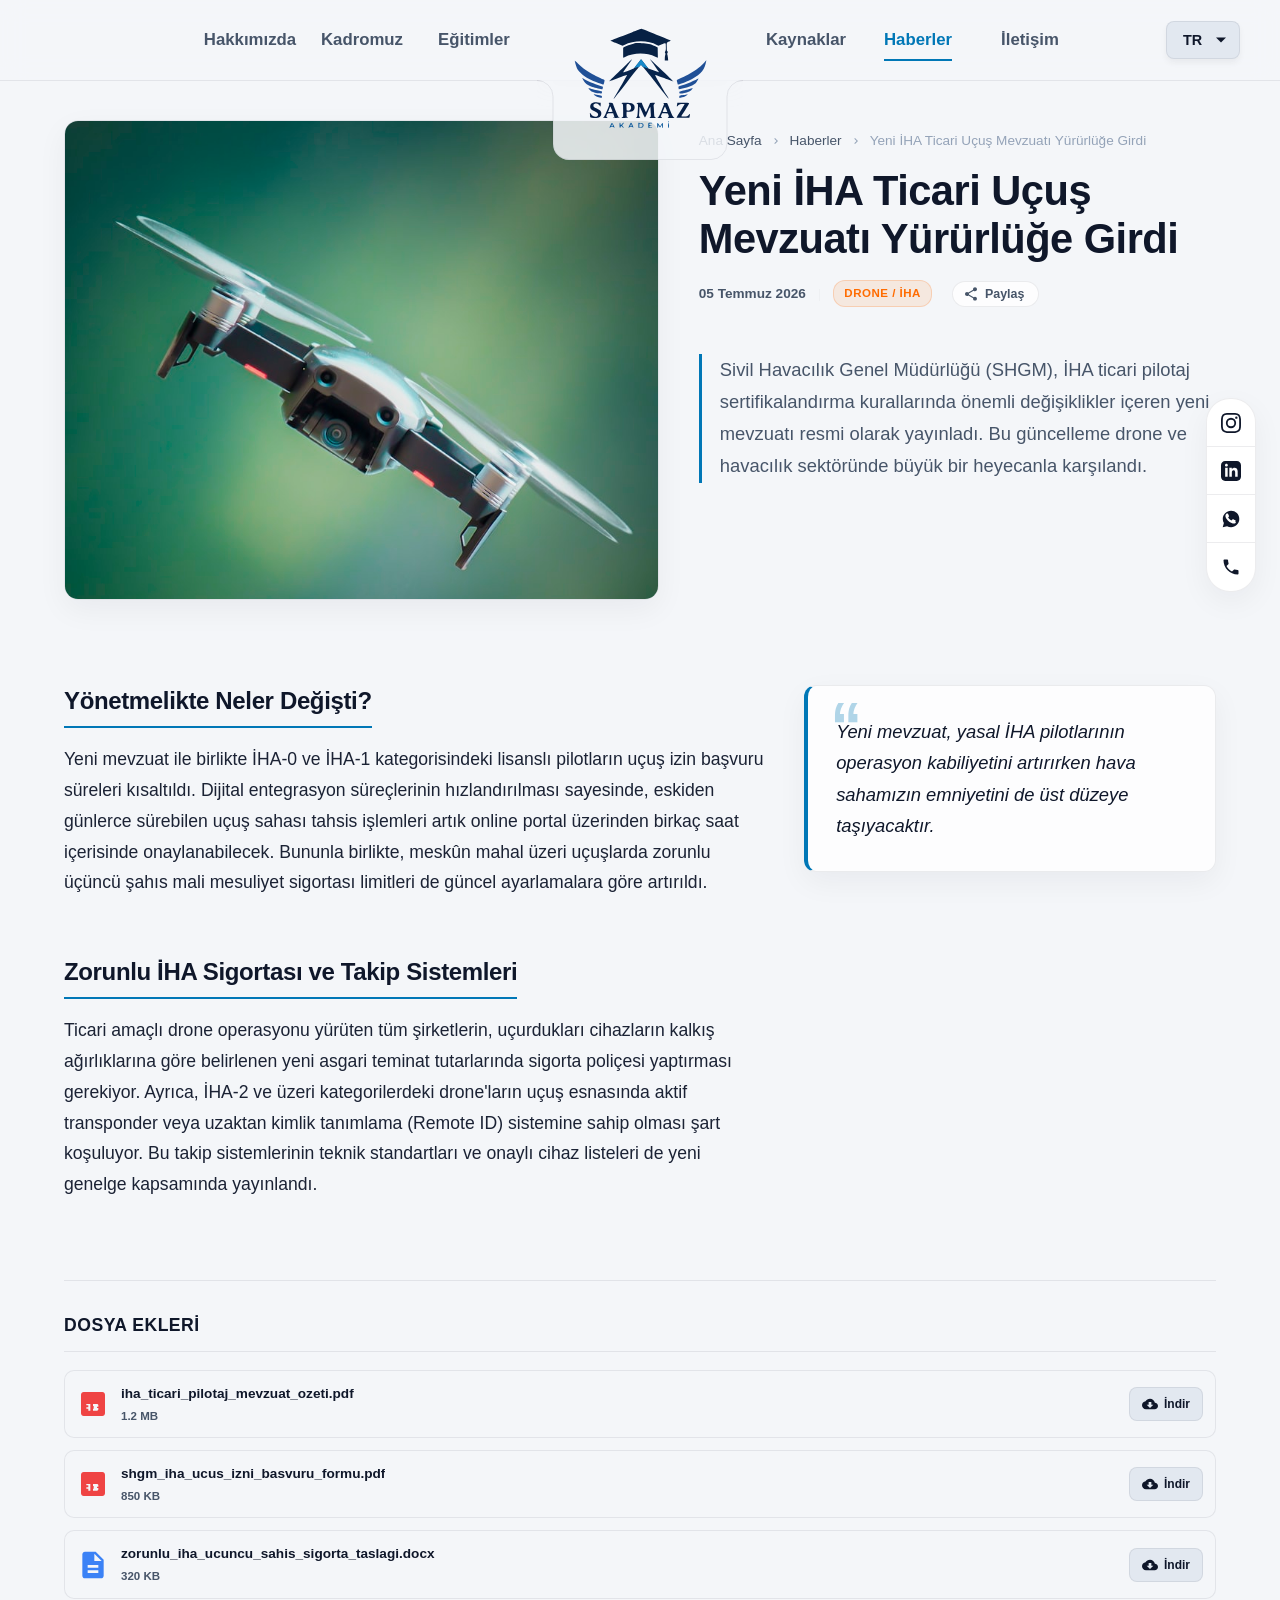
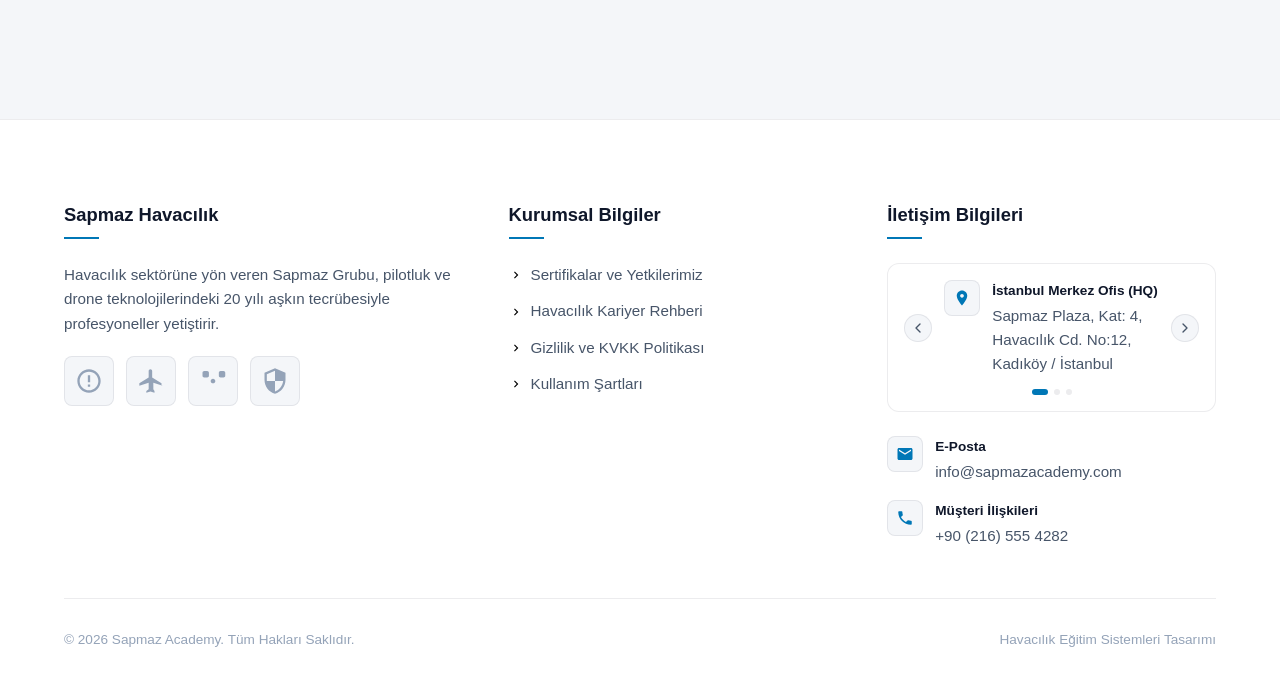
<file: inner pages/news-detail.html>
<!DOCTYPE html>
<html lang="tr">
 
<head>
  <meta charset="UTF-8">
  <meta name="viewport" content="width=device-width, initial-scale=1.0">
  <meta name="description"
    content="Sapmaz Academy Haber Detayı - Eğitim duyuruları ve havacılık haberleri hakkında detaylı kılavuzlar ve belgeler.">
  <title data-i18n="nd_page_title">Haber Detayı | Sapmaz Academy</title>
  <link rel="stylesheet" href="../styles.min.css">
</head>
 
<body class="light-mode">
 
  <!-- ==========================================
       HEADER & NAVIGATION
       ========================================== -->
  <header class="header">
    <div class="container navbar">
      <a href="../index.html" class="logo-square">
        <img src="../logo.svg" alt="Sapmaz Academy Logo">
      </a>
 
      <nav class="nav-menu" id="navMenu">
        <a href="about.html" class="nav-link" data-i18n="nav_about">Hakkımızda</a>
        <a href="staff.html" class="nav-link" data-i18n="nav_staff">Kadromuz</a>
        <a href="courses.html" class="nav-link" data-i18n="nav_courses">Eğitimler</a>
        <a href="resources.html" class="nav-link" data-i18n="nav_resources">Kaynaklar</a>
        <a href="news.html" class="nav-link active" data-i18n="nav_news">Haberler</a>
        <a href="contact.html" class="nav-link" data-i18n="nav_contact">İletişim</a>
      </nav>
 
      <div class="nav-controls">
 
        <div class="lang-dropdown">
          <select class="lang-select" id="langSelect" aria-label="Change Language">
            <option value="tr" selected>TR</option>
            <option value="en">EN</option>
          </select>
        </div>
 
        <div class="hamburger" id="hamburger">
          <span></span>
          <span></span>
          <span></span>
        </div>
      </div>
    </div>
  </header>
 
  <!-- ==========================================
       MAIN CONTENT CONTAINER
       ========================================== -->
  <main class="news-page">
    <div class="container" style="padding-top: 30px;">
 
      <!-- News Detail Z-Grid reading path -->
      <div class="news-detail-z-grid">
        
        <!-- ROW 1 (Featured Image Left, Header Text Info Right) -->
        <div class="z-row z-top-row">
          
          <div class="z-col z-col-img">
            <div class="article-featured-img-wrapper">
              <img src="" alt="Featured Image" class="article-featured-img" id="ndFeaturedImg" />
            </div>
          </div>
 
          <div class="z-col z-col-header">
            <!-- Breadcrumbs trail -->
            <nav class="breadcrumbs" aria-label="Breadcrumb" style="margin-bottom: 15px;">
              <a href="../index.html" data-i18n="bc_home">Ana Sayfa</a>
              <svg viewBox="0 0 24 24" width="12" height="12" fill="currentColor"><path d="M8.59 16.59L13.17 12 8.59 7.41 10 6l6 6-6 6-1.41-1.41z"/></svg>
              <a href="news.html" data-i18n="nav_news">Haberler</a>
              <svg viewBox="0 0 24 24" width="12" height="12" fill="currentColor"><path d="M8.59 16.59L13.17 12 8.59 7.41 10 6l6 6-6 6-1.41-1.41z"/></svg>
              <span class="current-page" id="ndBreadcrumbCurrent">Eğitim Duyurusu</span>
            </nav>
 
            <h1 class="article-title" id="ndArticleTitle">SHGM Onaylı İHA Eğitimleri Başlıyor</h1>
            <div class="article-meta" style="margin-bottom: 25px;">
              <span class="meta-date" id="ndArticleDate">12 Temmuz 2026</span>
              <span class="meta-divider">|</span>
              <span class="meta-category badge-category" id="ndArticleCategory">Akademi</span>
              <!-- Inline share thought bubble -->
              <div class="inline-share-bubble-wrapper" id="shareBubbleWrapper">
                <button class="inline-share-toggle" id="shareBubbleToggle" aria-label="Share options">
                  <svg viewBox="0 0 24 24" width="16" height="16" fill="currentColor">
                    <path d="M18 16.08c-.76 0-1.44.3-1.96.77L8.91 12.7c.05-.23.09-.46.09-.7s-.04-.47-.09-.7l7.05-4.11c.54.5 1.25.81 2.04.81 1.66 0 3-1.34 3-3s-1.34-3-3-3-3 1.34-3 3c0 .24.04.47.09.7L8.04 9.81C7.5 9.31 6.79 9 6 9c-1.66 0-3 1.34-3 3s1.34 3 3 3c.79 0 1.5-.31 2.04-.81l7.12 4.16c-.05.21-.08.43-.08.65 0 1.61 1.31 2.92 2.92 2.92s2.92-1.31 2.92-2.92-1.31-2.92-2.92-2.92z"/>
                  </svg>
                  <span data-i18n="nd_share_title">Paylaş</span>
                </button>
                <!-- Trailing thought dots (between button and cloud) -->
                <div class="thought-dots">
                  <span class="thought-dot dot-sm"></span>
                  <span class="thought-dot dot-md"></span>
                  <span class="thought-dot dot-lg"></span>
                </div>
                <!-- Thought cloud popover -->
                <div class="share-bubble-popover thought-cloud" id="shareBubblePopover">
                  <div class="share-bubble-title" data-i18n="nd_share_title">Paylaş</div>
                  <div class="share-bubble-links">
                    <a href="#" class="share-bubble-btn whatsapp" id="shareWA" aria-label="Share on WhatsApp">
                      <svg viewBox="0 0 24 24" width="16" height="16" fill="currentColor">
                        <path d="M12.04 2c-5.46 0-9.91 4.45-9.91 9.91 0 1.75.46 3.45 1.32 4.95L2.05 22l5.25-1.38c1.45.79 3.08 1.21 4.74 1.21 5.46 0 9.91-4.45 9.91-9.91 0-2.65-1.03-5.14-2.9-7.01A9.816 9.816 0 0 0 12.04 2zm5.82 14.1c-.24.69-1.23 1.26-1.9 1.34-.58.07-1.33.15-3.86-.9-3.23-1.34-5.32-4.63-5.48-4.85-.16-.22-1.3-1.73-1.3-3.3 0-1.57.82-2.34 1.11-2.66.29-.32.65-.4.86-.4.21 0 .43 0 .61.01.19.01.44-.07.69.53.25.6.86 2.1.94 2.25.08.15.13.33.03.53-.1.2-.15.33-.3.51-.15.18-.32.4-.45.54-.15.15-.31.31-.13.62.18.31.8 1.31 1.71 2.12.91.81 1.68 1.06 1.99 1.19.31.13.49.11.67-.1.18-.21.78-.91.99-1.22.21-.31.42-.26.7-.15.28.11 1.79.84 2.1 1 .31.16.51.24.58.37.07.12.07.72-.17 1.41z"/>
                      </svg>
                      <span>WhatsApp</span>
                    </a>
                    <a href="#" class="share-bubble-btn linkedin" id="shareLI" aria-label="Share on LinkedIn">
                      <svg viewBox="0 0 24 24" width="16" height="16" fill="currentColor">
                        <path d="M19 0h-14c-2.761 0-5 2.239-5 5v14c0 2.761 2.239 5 5 5h14c2.762 0 5-2.239 5-5v-14c0-2.761-2.238-5-5-5zm-11 19h-3v-11h3v11zm-1.5-12.268c-.966 0-1.75-.79-1.75-1.764s.784-1.764 1.75-1.764 1.75.79 1.75 1.764-.783 1.764-1.75 1.764zm13.5 12.268h-3v-5.604c0-3.368-4-3.113-4 0v5.604h-3v-11h3v1.765c1.396-2.586 7-2.777 7 2.476v6.759z"/>
                      </svg>
                      <span>LinkedIn</span>
                    </a>
                  </div>
                </div>
              </div>
            </div>
            
            <div class="article-intro-text" id="ndArticleIntro">
              <!-- Dynamically populated intro paragraph -->
            </div>
          </div>
 
        </div>
 
        <!-- ROW 2 (Main Article Content Left, Blockquote Highlights Card Right) -->
        <div class="z-row z-middle-row">
          
          <div class="z-col z-col-content">
            <div class="article-body-content" id="ndArticleContent">
              <!-- Dynamically populated body copy -->
            </div>
          </div>
 
          <div class="z-col z-col-highlight">
            <div class="article-pull-quote-wrapper">
              <blockquote id="ndArticleQuote">
                <!-- Dynamically populated quote text -->
              </blockquote>
            </div>
          </div>
 
        </div>
 
        <!-- ROW 3 (File Attachments Box Span Full Width) -->
        <div class="z-row z-bottom-row">
          <div class="article-attachments-section attachments-card" style="width: 100%;">
            <h3 class="sidebar-card-title" data-i18n="nd_attachments_title">Dosya Ekleri</h3>
            <div class="attachments-list" id="ndAttachmentsList">
              <!-- Dynamically populated files list -->
            </div>
          </div>
        </div>
 
      </div>
      
    </div>
  </main>
 
  <!-- ==========================================
       FLOATING ACTIONS SIDEBAR (Exactly as requested)
       ========================================== -->
  <aside class="floating-sidebar-pill">
    <a href="https://www.instagram.com/sapmazhavacilik" class="floating-action-item" data-tooltip="Instagram" target="_blank"
      rel="noopener noreferrer">
      <svg viewBox="0 0 24 24">
        <path
          d="M12 2.163c3.204 0 3.584.012 4.85.07 3.252.148 4.771 1.691 4.919 4.919.058 1.265.069 1.645.069 4.849 0 3.205-.012 3.584-.069 4.849-.149 3.225-1.664 4.771-4.919 4.919-1.266.058-1.644.07-4.85.07-3.204 0-3.584-.012-4.849-.07-3.26-.149-4.771-1.699-4.919-4.92-.058-1.265-.07-1.644-.07-4.849 0-3.204.013-3.583.07-4.849.149-3.227 1.664-4.771 4.919-4.919 1.266-.057 1.645-.069 4.849-.069zM12 0C8.741 0 8.333.014 7.053.072 2.695.272.273 2.69.073 7.051.014 8.333 0 8.741 0 12c0 3.259.014 3.668.072 4.948.2 4.358 2.618 6.78 6.98 6.98 1.281.058 1.689.072 4.948.072 3.259 0 3.668-.014 4.948-.072 4.354-.2 6.782-2.618 6.979-6.98.059-1.28.073-1.689.073-4.948 0-3.259-.014-3.667-.072-4.947-.196-4.354-2.617-6.78-6.979-6.98C15.668.014 15.259 0 12 0zm0 5.838a6.162 6.162 0 1 0 0 12.324 6.162 6.162 0 0 0 0-12.324zM12 16a4 4 0 1 1 0-8 4 4 0 0 1 0 8zm6.406-11.845a1.44 1.44 0 1 0 0 2.881 1.44 1.44 0 0 0 0-2.881z" />
      </svg>
    </a>
    <a href="https://www.linkedin.com/company/sapmaz-havac%C4%B1l%C4%B1k/" class="floating-action-item" data-tooltip="LinkedIn" target="_blank"
      rel="noopener noreferrer">
      <svg viewBox="0 0 24 24">
        <path
          d="M19 0h-14c-2.761 0-5 2.239-5 5v14c0 2.761 2.239 5 5 5h14c2.762 0 5-2.239 5-5v-14c0-2.761-2.238-5-5-5zm-11 19h-3v-11h3v11zm-1.5-12.268c-.966 0-1.75-.79-1.75-1.764s.784-1.764 1.75-1.764 1.75.79 1.75 1.764-.783 1.764-1.75 1.764zm13.5 12.268h-3v-5.604c0-3.368-4-3.113-4 0v5.604h-3v-11h3v1.765c1.396-2.586 7-2.777 7 2.476v6.759z" />
      </svg>
    </a>
    <a href="https://wa.me/905495329282" class="floating-action-item" data-tooltip="WhatsApp" target="_blank"
      rel="noopener noreferrer">
      <svg viewBox="0 0 24 24">
        <path
          d="M12.04 2c-5.46 0-9.91 4.45-9.91 9.91 0 1.75.46 3.45 1.32 4.95L2.05 22l5.25-1.38c1.45.79 3.08 1.21 4.74 1.21 5.46 0 9.91-4.45 9.91-9.91 0-2.65-1.03-5.14-2.9-7.01A9.816 9.816 0 0 0 12.04 2zm5.82 14.1c-.24.69-1.23 1.26-1.9 1.34-.58.07-1.33.15-3.86-.9-3.23-1.34-5.32-4.63-5.48-4.85-.16-.22-1.3-1.73-1.3-3.3 0-1.57.82-2.34 1.11-2.66.29-.32.65-.4.86-.4.21 0 .43 0 .61.01.19.01.44-.07.69.53.25.6.86 2.1.94 2.25.08.15.13.33.03.53-.1.2-.15.33-.3.51-.15.18-.32.4-.45.54-.15.15-.31.31-.13.62.18.31.8 1.31 1.71 2.12.91.81 1.68 1.06 1.99 1.19.31.13.49.11.67-.1.18-.21.78-.91.99-1.22.21-.31.42-.26.7-.15.28.11 1.79.84 2.1 1 .31.16.51.24.58.37.07.12.07.72-.17 1.41z" />
      </svg>
    </a>
    <a href="tel:08505329282" class="floating-action-item" data-tooltip="Telefon" data-i18n-tooltip="tooltip_phone">
      <svg viewBox="0 0 24 24">
        <path
          d="M6.62 10.79c1.44 2.83 3.76 5.14 6.59 6.59l2.2-2.2c.27-.27.67-.36 1.02-.24 1.12.37 2.33.57 3.57.57.55 0 1 .45 1 1V20c0 .55-.45 1-1 1-9.39 0-17-7.61-17-17 0-.55.45-1 1-1h3.5c.55 0 1 .45 1 1 0 1.25.2 2.45.57 3.57.11.35.03.74-.25 1.02l-2.2 2.2z" />
      </svg>
    </a>
  </aside>
 

 
  <!-- ==========================================
       FOOTER
       ========================================== -->
  <footer class="footer" id="contact">
    <div class="container">
      <div class="footer-grid">
 
        <div class="footer-col">
          <h3 class="footer-title" data-i18n="footer_title_about">Sapmaz Havacılık</h3>
          <p class="footer-col-desc" data-i18n="footer_desc">Havacılık sektörüne yön veren Sapmaz Grubu, pilotluk ve
            drone teknolojilerindeki 20 yılı aşkın tecrübesiyle profesyoneller yetiştirir.</p>
          <div class="footer-logo-grid">
            <a href="#" class="footer-logo-item" title="Sapmaz Academy">
              <svg viewBox="0 0 24 24">
                <path
                  d="M12 2C6.48 2 2 6.48 2 12s4.48 10 10 10 10-4.48 10-10S17.52 2 12 2zm0 18c-4.41 0-8-3.59-8-8s3.59-8 8-8 8 3.59 8 8-3.59 8-8 8zm-1-13h2v6h-2zm0 8h2v2h-2z" />
              </svg>
            </a>
            <a href="#" class="footer-logo-item" title="Sapmaz Air">
              <svg viewBox="0 0 24 24">
                <path
                  d="M21 16v-2l-8-5V3.5c0-.83-.67-1.5-1.5-1.5S10 2.67 10 3.5V9l-8 5v2l8-2.5V19l-2 1.5V22l3.5-1 3.5 1v-1.5L14 19v-5.5l8 2.5z" />
              </svg>
            </a>
            <a href="#" class="footer-logo-item" title="Sapmaz Drone">
              <svg viewBox="0 0 24 24">
                <path
                  d="M4.5 9c-.83 0-1.5-.67-1.5-1.5V5c0-.83.67-1.5 1.5-1.5h2.5c.83 0 1.5.67 1.5 1.5v2.5c0 .83-.67 1.5-1.5 1.5H4.5zm12.5-4c0-.83.67-1.5 1.5-1.5H21c.83 0 1.5.67 1.5 1.5v2.5c0 .83-.67 1.5-1.5 1.5h-2.5c-.83 0-1.5-.67-1.5-1.5V5zM12 10c-1.1 0-2 .9-2 2s.9 2 2 2 2-.9 2-2-.9-2-2-2z" />
              </svg>
            </a>
            <a href="#" class="footer-logo-item" title="Sapmaz Defense">
              <svg viewBox="0 0 24 24">
                <path
                  d="M12 1L3 5v6c0 5.55 3.84 10.74 9 12 5.16-1.26 9-6.45 9-12V5l-9-4zm0 10.99h7c-.53 4.12-3.28 7.79-7 8.94V12H5V6.3l7-3.11v8.8z" />
              </svg>
            </a>
          </div>
        </div>
 
        <div class="footer-col">
          <h3 class="footer-title" data-i18n="footer_title_links">Kurumsal Bilgiler</h3>
          <ul class="footer-links">
            <li class="footer-link-item">
              <svg viewBox="0 0 24 24">
                <path d="M8.59 16.59L13.17 12 8.59 7.41 10 6l6 6-6 6-1.41-1.41z" />
              </svg>
              <a href="#" data-i18n="footer_link_accreditations">Sertifikalar ve Yetkilerimiz</a>
            </li>
            <li class="footer-link-item">
              <svg viewBox="0 0 24 24">
                <path d="M8.59 16.59L13.17 12 8.59 7.41 10 6l6 6-6 6-1.41-1.41z" />
              </svg>
              <a href="#" data-i18n="footer_link_careers">Havacılık Kariyer Rehberi</a>
            </li>
            <li class="footer-link-item">
              <svg viewBox="0 0 24 24">
                <path d="M8.59 16.59L13.17 12 8.59 7.41 10 6l6 6-6 6-1.41-1.41z" />
              </svg>
              <a href="#" data-i18n="footer_link_privacy">Gizlilik ve KVKK Politikası</a>
            </li>
            <li class="footer-link-item">
              <svg viewBox="0 0 24 24">
                <path d="M8.59 16.59L13.17 12 8.59 7.41 10 6l6 6-6 6-1.41-1.41z" />
              </svg>
              <a href="#" data-i18n="footer_link_terms">Kullanım Şartları</a>
            </li>
          </ul>
        </div>

        <div class="footer-col">
          <h3 class="footer-title" data-i18n="footer_title_contact">İletişim Bilgileri</h3>
          <div class="footer-contact">
            <div class="address-scroller-container">
              <div class="address-scroller-wrapper">
                <button class="scroller-btn scroller-btn-prev" aria-label="Previous Address">
                  <svg viewBox="0 0 24 24"><polyline points="15 18 9 12 15 6"></polyline></svg>
                </button>
                <div class="address-scroller-content">
                  <div class="address-slide active">
                    <div class="contact-item">
                      <div class="contact-item-icon">
                        <svg viewBox="0 0 24 24">
                          <path d="M12 2C8.13 2 5 5.13 5 9c0 5.25 7 13 7 13s7-7.75 7-13c0-3.87-3.13-7-7-7zm0 9.5c-1.38 0-2.5-1.12-2.5-2.5s1.12-2.5 2.5-2.5 2.5 1.12 2.5 2.5-1.12 2.5-2.5 2.5z" />
                        </svg>
                      </div>
                      <div class="contact-text">
                        <div class="contact-text-title" data-i18n="footer_addr1_label">İstanbul Merkez Ofis (HQ)</div>
                        <div class="contact-text-body">Sapmaz Plaza, Kat: 4, Havacılık Cd. No:12, Kadıköy / İstanbul</div>
                      </div>
                    </div>
                  </div>
                  <div class="address-slide">
                    <div class="contact-item">
                      <div class="contact-item-icon">
                        <svg viewBox="0 0 24 24">
                          <path d="M12 2C8.13 2 5 5.13 5 9c0 5.25 7 13 7 13s7-7.75 7-13c0-3.87-3.13-7-7-7zm0 9.5c-1.38 0-2.5-1.12-2.5-2.5s1.12-2.5 2.5-2.5 2.5 1.12 2.5 2.5-1.12 2.5-2.5 2.5z" />
                        </svg>
                      </div>
                      <div class="contact-text">
                        <div class="contact-text-title" data-i18n="footer_addr2_label">SAPMAZ AKADEMİ ANKARA</div>
                        <div class="contact-text-body">Mutlukent Mahallesi Dicle Caddesi No:59 Çankaya / Ankara</div>
                      </div>
                    </div>
                  </div>
                  <div class="address-slide">
                    <div class="contact-item">
                      <div class="contact-item-icon">
                        <svg viewBox="0 0 24 24">
                          <path d="M12 2C8.13 2 5 5.13 5 9c0 5.25 7 13 7 13s7-7.75 7-13c0-3.87-3.13-7-7-7zm0 9.5c-1.38 0-2.5-1.12-2.5-2.5s1.12-2.5 2.5-2.5 2.5 1.12 2.5 2.5-1.12 2.5-2.5 2.5z" />
                        </svg>
                      </div>
                      <div class="contact-text">
                        <div class="contact-text-title" data-i18n="footer_addr3_label">Eskişehir Hangar</div>
                        <div class="contact-text-body">Hasan Polatkan Havalimanı, Hangar No: 4, Eskişehir</div>
                      </div>
                    </div>
                  </div>
                </div>
                <button class="scroller-btn scroller-btn-next" aria-label="Next Address">
                  <svg viewBox="0 0 24 24"><polyline points="9 18 15 12 9 6"></polyline></svg>
                </button>
              </div>
              <div class="address-scroller-dots">
                <span class="dot active"></span>
                <span class="dot"></span>
                <span class="dot"></span>
              </div>
            </div>
            <div class="contact-item">
              <div class="contact-item-icon">
                <svg viewBox="0 0 24 24">
                  <path d="M20 4H4c-1.1 0-1.99.9-1.99 2L2 18c0 1.1.9 2 2 2h16c1.1 0 2-.9 2-2V6c0-1.1-.9-2-2-2zm0 4l-8 5-8-5V6l8 5 8-5v2z" />
                </svg>
              </div>
              <div class="contact-text">
                <div class="contact-text-title" data-i18n="contact_email_label">E-Posta</div>
                <div class="contact-text-body">info@sapmazacademy.com</div>
              </div>
            </div>
            <div class="contact-item">
              <div class="contact-item-icon">
                <svg viewBox="0 0 24 24">
                  <path d="M6.62 10.79c1.44 2.83 3.76 5.14 6.59 6.59l2.2-2.2c.27-.27.67-.36 1.02-.24 1.12.37 2.33.57 3.57.57.55 0 1 .45 1 1V20c0 .55-.45 1-1 1-9.39 0-17-7.61-17-17 0-.55.45-1 1-1h3.5c.55 0 1 .45 1 1 0 1.25.2 2.45.57 3.57.11.35.03.74-.25 1.02l-2.2 2.2z" />
                </svg>
              </div>
              <div class="contact-text">
                <div class="contact-text-title" data-i18n="contact_phone_label">Müşteri İlişkileri</div>
                <div class="contact-text-body">+90 (216) 555 4282</div>
              </div>
            </div>
            <script>
              (function() {
                const container = document.currentScript ? document.currentScript.parentElement : document.querySelector('.footer-contact');
                if (!container) return;
                
                const slides = container.querySelectorAll('.address-slide');
                const dots = container.querySelectorAll('.address-scroller-dots .dot');
                const prevBtn = container.querySelector('.scroller-btn-prev');
                const nextBtn = container.querySelector('.scroller-btn-next');
                let currentSlide = 0;
                
                function showSlide(index) {
                  if (slides.length === 0) return;
                  if (index >= slides.length) currentSlide = 0;
                  else if (index < 0) currentSlide = slides.length - 1;
                  else currentSlide = index;
                  
                  slides.forEach((slide, i) => {
                    if (i === currentSlide) {
                      slide.classList.add('active');
                    } else {
                      slide.classList.remove('active');
                    }
                  });
                  
                  dots.forEach((dot, i) => {
                    if (i === currentSlide) {
                      dot.classList.add('active');
                    } else {
                      dot.classList.remove('active');
                    }
                  });
                }
                
                if (prevBtn) {
                  prevBtn.addEventListener('click', function(e) {
                    e.preventDefault();
                    showSlide(currentSlide - 1);
                  });
                }
                if (nextBtn) {
                  nextBtn.addEventListener('click', function(e) {
                    e.preventDefault();
                    showSlide(currentSlide + 1);
                  });
                }
                
                dots.forEach((dot, i) => {
                  dot.addEventListener('click', function(e) {
                    e.preventDefault();
                    showSlide(i);
                  });
                });

                showSlide(0);
              })();
            </script>
          </div>
        </div>

      </div>
 
      <div class="footer-bottom">
        <p>&copy; 2026 Sapmaz Academy. <span data-i18n="footer_rights">Tüm Hakları Saklıdır.</span></p>
        <p data-i18n="footer_design">Havacılık Eğitim Sistemleri Tasarımı</p>
      </div>
 
    </div>
  </footer>
 
  <script src="news-detail.min.js"></script>
 </body>
 
 </html>
</file>
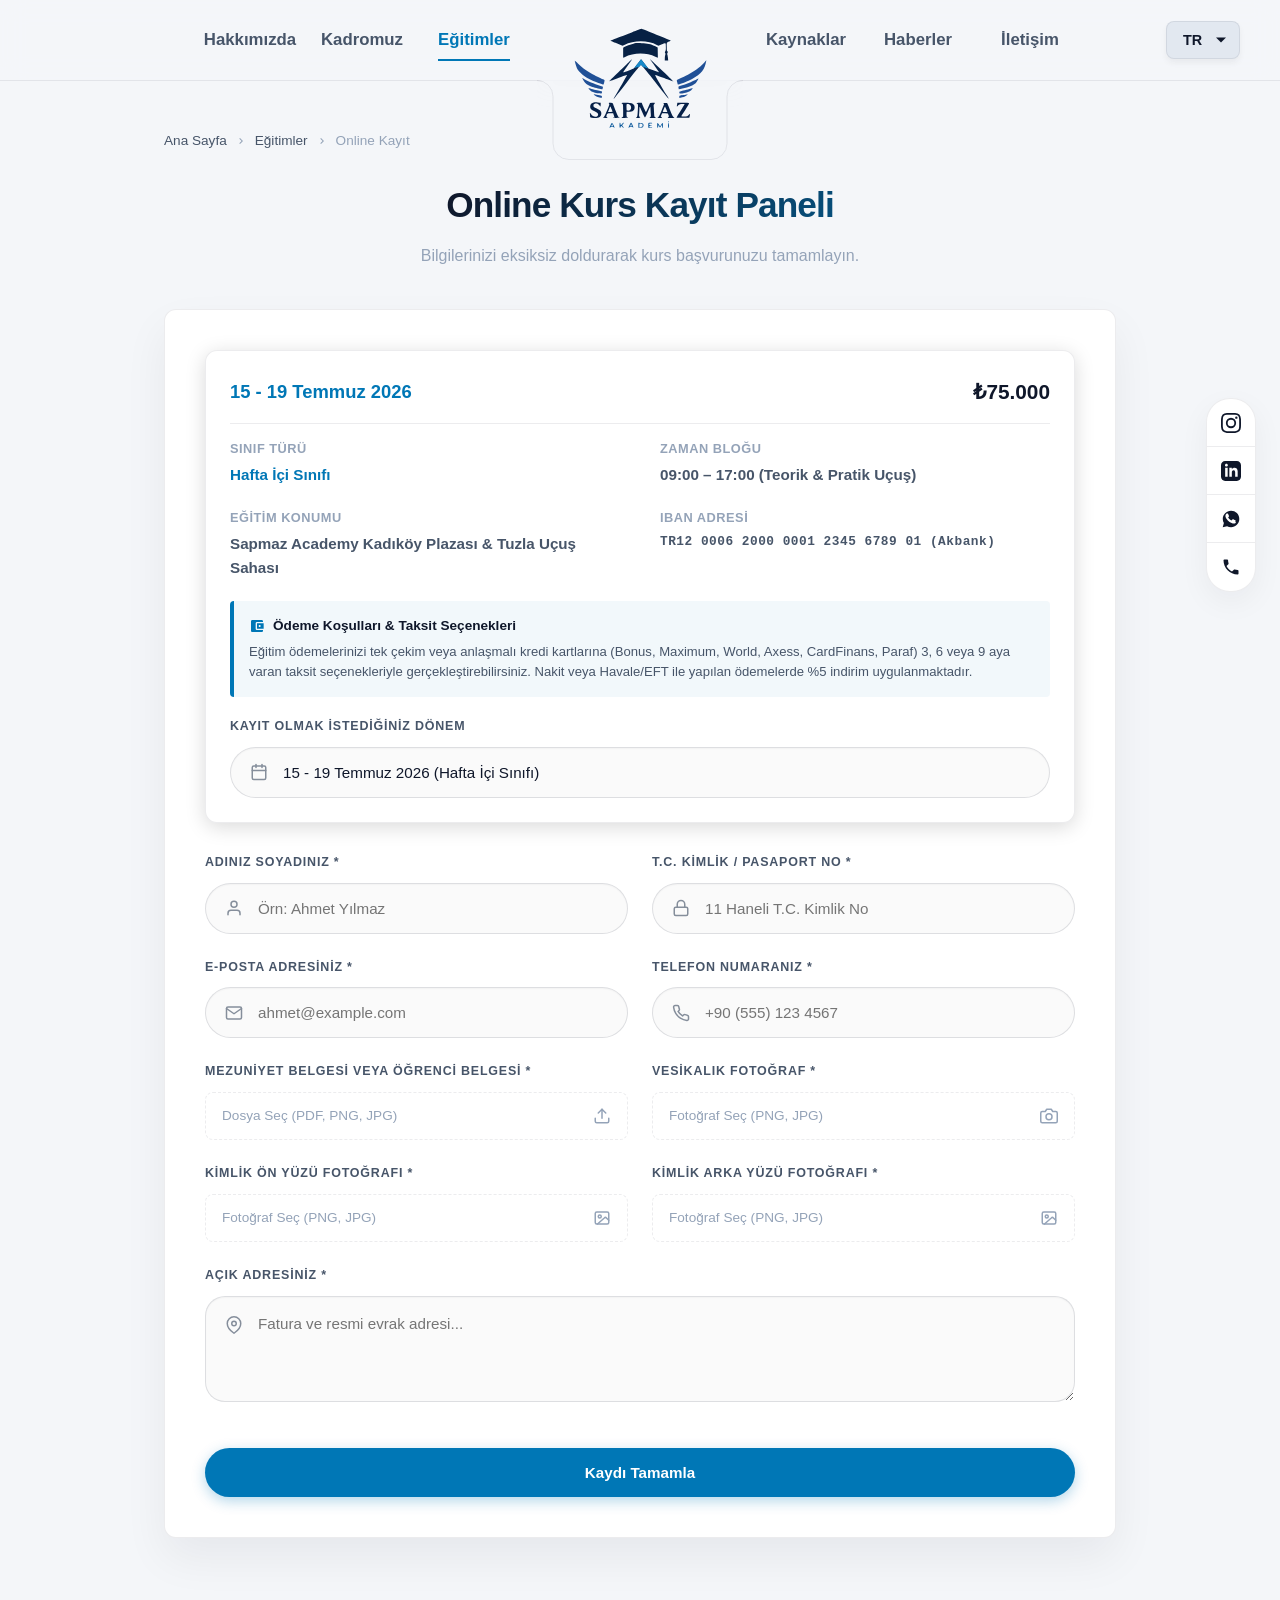
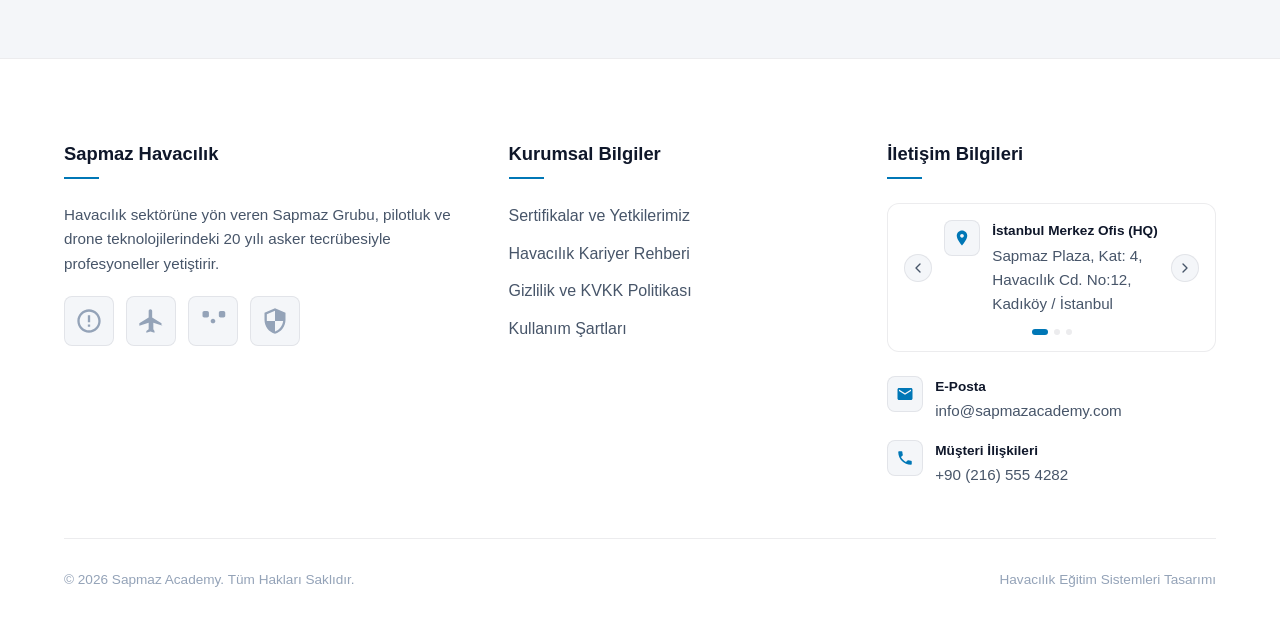
<file: inner pages/register.html>
<!DOCTYPE html>
<html lang="tr">

<head>
  <meta charset="UTF-8">
  <meta name="viewport" content="width=device-width, initial-scale=1.0">
  <meta name="description"
    content="Sapmaz Academy Online Kayıt - Eğitimlerimize online kayıt formunu doldurarak hızlıca başvurun.">
  <title data-i18n="register_page_title">Online Kayıt | Sapmaz Academy</title>
  <link rel="stylesheet" href="../styles.min.css">
  <style>
    /* Additional custom registration styles */
    .register-selected-session-card {
      background: rgba(255, 255, 255, 0.02);
      border: 1px solid var(--border-color);
      border-radius: 12px;
      padding: 24px;
      margin-bottom: 30px;
      box-shadow: 0 4px 20px rgba(0, 0, 0, 0.15);
    }
    
    .register-session-header {
      display: flex;
      justify-content: space-between;
      align-items: center;
      border-bottom: 1px solid var(--border-color);
      padding-bottom: 15px;
      margin-bottom: 15px;
      flex-wrap: wrap;
      gap: 15px;
    }
    
    .register-session-title {
      font-size: 1.15rem;
      font-weight: 700;
      color: var(--accent);
      margin: 0;
    }

    .register-session-price {
      font-size: 1.3rem;
      font-weight: 800;
      color: var(--text-primary);
    }
    
    .file-input-wrapper {
      position: relative;
      width: 100%;
    }
    
    .file-input-wrapper input[type="file"] {
      position: absolute;
      top: 0;
      left: 0;
      width: 100%;
      height: 100%;
      opacity: 0;
      cursor: pointer;
      z-index: 2;
    }
    
    .file-upload-preview {
      display: flex;
      align-items: center;
      justify-content: space-between;
      padding: 12px 16px;
      background: rgba(255, 255, 255, 0.01);
      border: 1px dashed var(--border-color);
      border-radius: 8px;
      font-size: 0.85rem;
      color: var(--text-muted);
      transition: all 0.3s ease;
    }
    
    .file-input-wrapper:hover .file-upload-preview {
      border-color: var(--accent);
      background: rgba(var(--accent-rgb), 0.02);
    }
    
    .file-upload-preview svg {
      color: var(--text-muted);
      transition: color 0.3s ease;
    }
    
    .file-input-wrapper:hover .file-upload-preview svg {
      color: var(--accent);
    }
  </style>
</head>

<body class="light-mode">

  <!-- ==========================================
       HEADER & NAVIGATION
       ========================================== -->
  <header class="header">
    <div class="container navbar">
      <a href="../index.html" class="logo-square">
        <img src="../logo.svg" alt="Sapmaz Academy Logo">
      </a>

      <nav class="nav-menu" id="navMenu">
        <a href="about.html" class="nav-link" data-i18n="nav_about">Hakkımızda</a>
        <a href="staff.html" class="nav-link" data-i18n="nav_staff">Kadromuz</a>
        <a href="courses.html" class="nav-link active" data-i18n="nav_courses">Eğitimler</a>
        <a href="resources.html" class="nav-link" data-i18n="nav_resources">Kaynaklar</a>
        <a href="news.html" class="nav-link" data-i18n="nav_news">Haberler</a>
        <a href="contact.html" class="nav-link" data-i18n="nav_contact">İletişim</a>
      </nav>

      <div class="nav-controls">

        <div class="lang-dropdown">
          <select class="lang-select" id="langSelect" aria-label="Change Language">
            <option value="tr" selected>TR</option>
            <option value="en">EN</option>
          </select>
        </div>

        <div class="hamburger" id="hamburger">
          <span></span>
          <span></span>
          <span></span>
        </div>
      </div>
    </div>
  </header>

  <!-- ==========================================
       MAIN CONTENT CONTAINER
       ========================================== -->
  <main class="news-page" style="padding-top: 130px; background: var(--bg-primary);">
    <div class="container" style="max-width: 1000px; margin-bottom: 60px; position: relative; z-index: 10;">
      
      <!-- Breadcrumbs -->
      <nav class="breadcrumbs" aria-label="Breadcrumb" style="margin-bottom: 25px;">
        <a href="../index.html" data-i18n="bc_home">Ana Sayfa</a>
        <svg viewBox="0 0 24 24" width="12" height="12" fill="currentColor">
          <path d="M8.59 16.59L13.17 12 8.59 7.41 10 6l6 6-6 6-1.41-1.41z" />
        </svg>
        <a href="courses.html" data-i18n="nav_courses">Eğitimler</a>
        <svg viewBox="0 0 24 24" width="12" height="12" fill="currentColor">
          <path d="M8.59 16.59L13.17 12 8.59 7.41 10 6l6 6-6 6-1.41-1.41z" />
        </svg>
        <span class="current-page" data-i18n="reg_page_breadcrumb">Online Kayıt</span>
      </nav>

      <!-- Page Title -->
      <div style="text-align: center; margin-bottom: 40px;">
        <h1 class="section-title" style="font-size: 2.2rem; margin-bottom: 10px;" data-i18n="reg_page_title">Online Kurs Kayıt Paneli</h1>
        <p style="color: var(--text-muted); font-size: 1rem;" data-i18n="reg_page_desc">Bilgilerinizi eksiksiz doldurarak kurs başvurunuzu tamamlayın.</p>
      </div>

      <!-- Registration Container -->
      <div class="standard-card" style="padding: 40px; border-radius: 12px; transition: all 0.4s ease;">
        
        <!-- Selection of Intake Session -->
        <div class="register-selected-session-card">
          <div class="register-session-header">
            <h4 class="register-session-title" id="selectedSessionTitle" data-i18n="reg_select_session_label">Lütfen Bir Dönem Seçiniz</h4>
            <span class="register-session-price" id="selectedSessionPrice">-</span>
          </div>
          <div class="session-details-grid" id="selectedSessionDetails" style="margin-top: 15px;">
            <!-- Render selected session details dynamically in JS -->
          </div>
          
          <!-- Payment Terms Info box -->
          <div class="payment-info-box" style="margin-top: 20px; padding: 15px; background: rgba(var(--accent-rgb), 0.05); border-left: 4px solid var(--accent); border-radius: 4px; font-size: 0.85rem; line-height: 1.5; color: var(--text-secondary);">
            <div style="font-weight: bold; margin-bottom: 6px; display: flex; align-items: center; gap: 8px; color: var(--text-primary);">
              <svg viewBox="0 0 24 24" width="16" height="16" fill="currentColor" style="color: var(--accent);"><path d="M21 18v1c0 1.1-.9 2-2 2H5c-1.11 0-2-.9-2-2V5c0-1.1.89-2 2-2h14c1.1 0 2 .9 2 2v1h-9c-1.11 0-2 .9-2 2v8c0 1.1.89 2 2 2h9zm-9-2h10V8H12v8zm4-2.5c-.83 0-1.5-.67-1.5-1.5s.67-1.5 1.5-1.5 1.5.67 1.5 1.5-.67 1.5-1.5 1.5z"/></svg>
              <span data-i18n="reg_pay_terms_title">Ödeme Koşulları & Taksit Seçenekleri</span>
            </div>
            <p style="margin: 0; font-size: 0.82rem;" data-i18n="reg_pay_terms_desc">Eğitim ödemelerinizi tek çekim veya anlaşmalı kredi kartlarına (Bonus, Maximum, World, Axess, CardFinans, Paraf) 3, 6 veya 9 aya varan taksit seçenekleriyle gerçekleştirebilirsiniz. Nakit veya Havale/EFT ile yapılan ödemelerde %5 indirim uygulanmaktadır.</p>
          </div>
          <!-- Dropdown selector (shown when no sessionId in URL or when selecting different session) -->
          <div class="form-group" id="sessionDropdownWrapper" style="margin-top: 20px;">
            <label for="sessionSelect" data-i18n="reg_select_session">Kayıt Olmak İstediğiniz Dönem</label>
            <div class="input-wrapper">
              <select id="sessionSelect" required>
                <option value="" disabled selected data-i18n="opt_select">Dönem Seçiniz...</option>
              </select>
              <svg class="input-icon" viewBox="0 0 24 24" width="18" height="18" fill="none" stroke="currentColor" stroke-width="2" stroke-linecap="round" stroke-linejoin="round">
                <rect x="3" y="4" width="18" height="18" rx="2" ry="2" />
                <line x1="16" y1="2" x2="16" y2="6" />
                <line x1="8" y1="2" x2="8" y2="6" />
                <line x1="3" y1="10" x2="21" y2="10" />
              </svg>
            </div>
          </div>
        </div>

        <!-- Registration Form -->
        <form id="courseRegistrationForm" class="contact-dynamic-form">
          <div class="form-grid-2">
            <div class="form-group">
              <label for="regName" data-i18n="reg_lbl_name">Adınız Soyadınız *</label>
              <div class="input-wrapper">
                <input type="text" id="regName" name="name" required placeholder="Örn: Ahmet Yılmaz">
                <svg class="input-icon" viewBox="0 0 24 24" width="18" height="18" fill="none" stroke="currentColor" stroke-width="2" stroke-linecap="round" stroke-linejoin="round">
                  <path d="M20 21v-2a4 4 0 0 0-4-4H8a4 4 0 0 0-4 4v2"/>
                  <circle cx="12" cy="7" r="4"/>
                </svg>
              </div>
            </div>
            <div class="form-group">
              <label for="regID" data-i18n="reg_lbl_id">T.C. Kimlik / Pasaport No *</label>
              <div class="input-wrapper">
                <input type="text" id="regID" name="idNumber" required placeholder="11 Haneli TC Kimlik No">
                <svg class="input-icon" viewBox="0 0 24 24" width="18" height="18" fill="none" stroke="currentColor" stroke-width="2" stroke-linecap="round" stroke-linejoin="round">
                  <rect x="3" y="11" width="18" height="11" rx="2" ry="2"/>
                  <path d="M7 11V7a5 5 0 0 1 10 0v4"/>
                </svg>
              </div>
            </div>
            <!-- New Capacity Field (Shown only for IHA-3 Pre-Registration) -->
            <div class="form-group" id="regCapacityWrapper" style="display: none;">
              <label for="regCapacity" data-i18n="reg_lbl_capacity">Başvuru Kapasitesi *</label>
              <div class="input-wrapper">
                <select id="regCapacity" name="capacity">
                  <option value="" disabled selected data-i18n="opt_select_capacity">Kapasite Seçiniz...</option>
                  <option value="individual" data-i18n="opt_capacity_individual">Bireysel Öğrenci</option>
                  <option value="company" data-i18n="opt_capacity_company">Kurumsal / Şirket</option>
                  <option value="other" data-i18n="opt_capacity_other">Diğer</option>
                </select>
                <svg class="input-icon" viewBox="0 0 24 24" width="18" height="18" fill="none" stroke="currentColor" stroke-width="2" stroke-linecap="round" stroke-linejoin="round">
                  <path d="M17 21v-2a4 4 0 0 0-4-4H5a4 4 0 0 0-4 4v2" />
                  <circle cx="9" cy="7" r="4" />
                  <path d="M23 21v-2a4 4 0 0 0-3-3.87" />
                  <path d="M16 3.13a4 4 0 0 1 0 7.75" />
                </svg>
              </div>
            </div>
            <!-- Specify Other Field (Hidden by default, shown when 'other' capacity is selected) -->
            <div class="form-group" id="regCapacityOtherWrapper" style="display: none;">
              <label for="regCapacityOther" data-i18n="reg_lbl_capacity_other">Lütfen Belirtiniz *</label>
              <div class="input-wrapper">
                <input type="text" id="regCapacityOther" name="capacityOther" placeholder="Örn: Dernek, Vakıf, Kamu Kurumu...">
                <svg class="input-icon" viewBox="0 0 24 24" width="18" height="18" fill="none" stroke="currentColor" stroke-width="2" stroke-linecap="round" stroke-linejoin="round">
                  <line x1="4" y1="9" x2="20" y2="9" />
                  <line x1="4" y1="15" x2="20" y2="15" />
                  <line x1="10" y1="3" x2="8" y2="21" />
                  <line x1="16" y1="3" x2="14" y2="21" />
                </svg>
              </div>
            </div>
          </div>

          <div class="form-grid-2">
            <div class="form-group">
              <label for="regMail" data-i18n="reg_lbl_mail">E-Posta Adresiniz *</label>
              <div class="input-wrapper">
                <input type="email" id="regMail" name="email" required placeholder="ahmet@example.com">
                <svg class="input-icon" viewBox="0 0 24 24" width="18" height="18" fill="none" stroke="currentColor" stroke-width="2" stroke-linecap="round" stroke-linejoin="round">
                  <path d="M4 4h16c1.1 0 2 .9 2 2v12c0 1.1-.9 2-2 2H4c-1.1 0-2-.9-2-2V6c0-1.1.9-2 2-2z"/>
                  <polyline points="22,6 12,13 2,6"/>
                </svg>
              </div>
            </div>
            <div class="form-group">
              <label for="regPhone" data-i18n="reg_lbl_phone">Telefon Numaranız *</label>
              <div class="input-wrapper">
                <input type="tel" id="regPhone" name="phone" required placeholder="+90 (555) 123 4567">
                <svg class="input-icon" viewBox="0 0 24 24" width="18" height="18" fill="none" stroke="currentColor" stroke-width="2" stroke-linecap="round" stroke-linejoin="round">
                  <path d="M22 16.92v3a2 2 0 0 1-2.18 2 19.79 19.79 0 0 1-8.63-3.07 19.5 19.5 0 0 1-6-6 19.79 19.79 0 0 1-3.07-8.67A2 2 0 0 1 4.11 2h3a2 2 0 0 1 2 1.72 12.84 12.84 0 0 0 .7 2.81 2 2 0 0 1-.45 2.11L8.09 9.91a16 16 0 0 0 6 6l1.27-1.27a2 2 0 0 1 2.11-.45 12.84 12.84 0 0 0 2.81.7A2 2 0 0 1 22 16.92z"/>
                </svg>
              </div>
            </div>
          </div>

          <div class="form-grid-2">
            <!-- File Upload 1: Graduation or Student Doc -->
            <div class="form-group">
              <label data-i18n="reg_lbl_document">Mezuniyet Belgesi veya Öğrenci Belgesi *</label>
              <div class="file-input-wrapper">
                <input type="file" id="regDoc" name="studentDoc" required accept=".pdf,.png,.jpg,.jpeg">
                <div class="file-upload-preview" id="regDocPreview">
                  <span data-i18n="reg_select_file">Dosya Seç (PDF, PNG, JPG)</span>
                  <svg viewBox="0 0 24 24" width="18" height="18" fill="none" stroke="currentColor" stroke-width="2" stroke-linecap="round" stroke-linejoin="round">
                    <path d="M21 15v4a2 2 0 0 1-2 2H5a2 2 0 0 1-2-2v-4" />
                    <polyline points="17 8 12 3 7 8" />
                    <line x1="12" y1="3" x2="12" y2="15" />
                  </svg>
                </div>
              </div>
            </div>
            <!-- File Upload 2: Vesikalık Fotoğraf -->
            <div class="form-group">
              <label data-i18n="reg_lbl_headshot">Vesikalık Fotoğraf *</label>
              <div class="file-input-wrapper">
                <input type="file" id="regHeadshot" name="headshot" required accept=".png,.jpg,.jpeg">
                <div class="file-upload-preview" id="regHeadshotPreview">
                  <span data-i18n="reg_select_photo">Fotoğraf Seç (PNG, JPG)</span>
                  <svg viewBox="0 0 24 24" width="18" height="18" fill="none" stroke="currentColor" stroke-width="2" stroke-linecap="round" stroke-linejoin="round">
                    <path d="M23 19a2 2 0 0 1-2 2H3a2 2 0 0 1-2-2V8a2 2 0 0 1 2-2h4l2-3h6l2 3h4a2 2 0 0 1 2 2z"/>
                    <circle cx="12" cy="13" r="4"/>
                  </svg>
                </div>
              </div>
            </div>
          </div>

          <div class="form-grid-2">
            <!-- File Upload 3: Front ID picture -->
            <div class="form-group">
              <label data-i18n="reg_lbl_id_front">Kimlik Ön Yüzü Fotoğrafı *</label>
              <div class="file-input-wrapper">
                <input type="file" id="regIdFront" name="idFront" required accept=".png,.jpg,.jpeg">
                <div class="file-upload-preview" id="regIdFrontPreview">
                  <span data-i18n="reg_select_photo">Fotoğraf Seç (PNG, JPG)</span>
                  <svg viewBox="0 0 24 24" width="18" height="18" fill="none" stroke="currentColor" stroke-width="2" stroke-linecap="round" stroke-linejoin="round">
                    <rect x="3" y="4" width="18" height="16" rx="2" ry="2"/>
                    <circle cx="9" cy="10" r="2"/>
                    <path d="m21 15-3.086-3.086a2 2 0 0 0-2.828 0L6 20"/>
                  </svg>
                </div>
              </div>
            </div>
            <!-- File Upload 4: Back ID picture -->
            <div class="form-group">
              <label data-i18n="reg_lbl_id_back">Kimlik Arka Yüzü Fotoğrafı *</label>
              <div class="file-input-wrapper">
                <input type="file" id="regIdBack" name="idBack" required accept=".png,.jpg,.jpeg">
                <div class="file-upload-preview" id="regIdBackPreview">
                  <span data-i18n="reg_select_photo">Fotoğraf Seç (PNG, JPG)</span>
                  <svg viewBox="0 0 24 24" width="18" height="18" fill="none" stroke="currentColor" stroke-width="2" stroke-linecap="round" stroke-linejoin="round">
                    <rect x="3" y="4" width="18" height="16" rx="2" ry="2"/>
                    <circle cx="9" cy="10" r="2"/>
                    <path d="m21 15-3.086-3.086a2 2 0 0 0-2.828 0L6 20"/>
                  </svg>
                </div>
              </div>
            </div>
          </div>

          <div class="form-row">
            <div class="form-group">
              <label for="regAddress" data-i18n="reg_lbl_address">Açık Adresiniz *</label>
              <div class="input-wrapper">
                <textarea id="regAddress" name="openAddress" required rows="4" placeholder="Fatura ve yazışma adresi..."></textarea>
                <svg class="input-icon" viewBox="0 0 24 24" width="18" height="18" fill="none" stroke="currentColor" stroke-width="2" stroke-linecap="round" stroke-linejoin="round" style="top: 20px;">
                  <path d="M21 10c0 7-9 13-9 13s-9-6-9-13a9 9 0 0 1 18 0z" />
                  <circle cx="12" cy="10" r="3" />
                </svg>
              </div>
            </div>
          </div>

          <button type="submit" class="btn btn-primary" style="width: 100%; padding: 16px 28px; font-weight: 700; border-radius: 30px; margin-top: 15px;" data-i18n="reg_submit">Kaydı Tamamla</button>
        </form>

        <!-- Form Success State -->
        <div id="regSuccessMessage" style="display: none; text-align: center; padding: 40px 10px;">
          <div class="success-icon-wrapper" style="width: 70px; height: 70px; border-radius: 50%; background: var(--success-bg); color: var(--success-color); display: flex; align-items: center; justify-content: center; margin: 0 auto 20px;">
            <svg viewBox="0 0 24 24" width="40" height="40" fill="currentColor">
              <path d="M9 16.17L4.83 12l-1.42 1.41L9 19 21 7l-1.41-1.41z"/>
            </svg>
          </div>
          <h3 style="font-size: 1.5rem; margin-bottom: 10px;" data-i18n="reg_success_title">Başvurunuz Başarıyla Alındı!</h3>
          <p style="color: var(--text-muted); margin-bottom: 25px;" data-i18n="reg_success_desc">Ön kayıt başvuru formunuz başarıyla gönderilmiş ve cihazınıza kaydedilmiştir. Dönem ücreti ödemesini ibraz edilen IBAN adresine havale/EFT yaptıktan sonra kaydınız kesinleşecektir.</p>
          <div style="max-width: 500px; margin: 0 auto 30px; text-align: left; padding: 20px; background: rgba(255, 255, 255, 0.02); border: 1px solid var(--border-color); border-radius: 8px;">
            <p style="margin: 0 0 8px; font-weight: bold; color: var(--accent);" data-i18n="reg_bank_info">Banka Ödeme Detayları</p>
            <p style="margin: 0 0 4px; font-size: 0.85rem;"><span style="color: var(--text-muted);" data-i18n="reg_bank">Banka:</span> Akbank</p>
            <p style="margin: 0 0 4px; font-size: 0.85rem;"><span style="color: var(--text-muted);" data-i18n="reg_iban">IBAN:</span> TR12 0006 2000 0001 2345 6789 01</p>
            <p style="margin: 0; font-size: 0.85rem;"><span style="color: var(--text-muted);" data-i18n="reg_holder">Alıcı:</span> Sapmaz Havacılık Teknolojileri A.Ş.</p>
          </div>
          <button class="btn btn-secondary" id="regSuccessBackBtn" data-i18n="success_back_btn">Ana Sayfaya Dön</button>
        </div>

      </div>
    </div>
  </main>

  <!-- ==========================================
       FLOATING ACTIONS SIDEBAR
       ========================================== -->
  <aside class="floating-sidebar-pill">
    <a href="https://www.instagram.com/sapmazhavacilik" class="floating-action-item" data-tooltip="Instagram" target="_blank"
      rel="noopener noreferrer">
      <svg viewBox="0 0 24 24">
        <path
          d="M12 2.163c3.204 0 3.584.012 4.85.07 3.252.148 4.771 1.691 4.919 4.919.058 1.265.069 1.645.069 4.849 0 3.205-.012 3.584-.069 4.849-.149 3.225-1.664 4.771-4.919 4.919-1.266.058-1.644.07-4.85.07-3.204 0-3.584-.012-4.849-.07-3.26-.149-4.771-1.699-4.919-4.92-.058-1.265-.07-1.644-.07-4.849 0-3.204.013-3.583.07-4.849.149-3.227 1.664-4.771 4.919-4.919 1.266-.057 1.645-.069 4.849-.069zM12 0C8.741 0 8.333.014 7.053.072 2.695.272.273 2.69.073 7.051.014 8.333 0 8.741 0 12c0 3.259.014 3.668.072 4.948.2 4.358 2.618 6.78 6.98 6.98 1.281.058 1.689.072 4.948.072 3.259 0 3.668-.014 4.948-.072 4.354-.2 6.782-2.618 6.979-6.98.059-1.28.073-1.689.073-4.948 0-3.259-.014-3.667-.072-4.947-.196-4.354-2.617-6.78-6.979-6.98C15.668.014 15.259 0 12 0zm0 5.838a6.162 6.162 0 1 0 0 12.324 6.162 6.162 0 0 0 0-12.324zM12 16a4 4 0 1 1 0-8 4 4 0 0 1 0 8zm6.406-11.845a1.44 1.44 0 1 0 0 2.881 1.44 1.44 0 0 0 0-2.881z" />
      </svg>
    </a>
    <a href="https://www.linkedin.com/company/sapmaz-havac%C4%B1l%C4%B1k/" class="floating-action-item" data-tooltip="LinkedIn" target="_blank"
      rel="noopener noreferrer">
      <svg viewBox="0 0 24 24">
        <path
          d="M19 0h-14c-2.761 0-5 2.239-5 5v14c0 2.761 2.239 5 5 5h14c2.762 0 5-2.239 5-5v-14c0-2.761-2.238-5-5-5zm-11 19h-3v-11h3v11zm-1.5-12.268c-.966 0-1.75-.79-1.75-1.764s.784-1.764 1.75-1.764 1.75.79 1.75 1.764-.783 1.764-1.75 1.764zm13.5 12.268h-3v-5.604c0-3.368-4-3.113-4 0v5.604h-3v-11h3v1.765c1.396-2.586 7-2.777 7 2.476v6.759z" />
      </svg>
    </a>
    <a href="https://wa.me/905495329282" class="floating-action-item" data-tooltip="WhatsApp" target="_blank"
      rel="noopener noreferrer">
      <svg viewBox="0 0 24 24">
        <path
          d="M12.04 2c-5.46 0-9.91 4.45-9.91 9.91 0 1.75.46 3.45 1.32 4.95L2.05 22l5.25-1.38c1.45.79 3.08 1.21 4.74 1.21 5.46 0 9.91-4.45 9.91-9.91 0-2.65-1.03-5.14-2.9-7.01A9.816 9.816 0 0 0 12.04 2zm5.82 14.1c-.24.69-1.23 1.26-1.9 1.34-.58.07-1.33.15-3.86-.9-3.23-1.34-5.32-4.63-5.48-4.85-.16-.22-1.3-1.73-1.3-3.3 0-1.57.82-2.34 1.11-2.66.29-.32.65-.4.86-.4.21 0 .43 0 .61.01.19.01.44-.07.69.53.25.6.86 2.1.94 2.25.08.15.13.33.03.53-.1.2-.15.33-.3.51-.15.18-.32.4-.45.54-.15.15-.31.31-.13.62.18.31.8 1.31 1.71 2.12.91.81 1.68 1.06 1.99 1.19.31.13.49.11.67-.1.18-.21.78-.91.99-1.22.21-.31.42-.26.7-.15.28.11 1.79.84 2.1 1 .31.16.51.24.58.37.07.12.07.72-.17 1.41z" />
      </svg>
    </a>
    <a href="tel:08505329282" class="floating-action-item" data-tooltip="Telefon" data-i18n-tooltip="tooltip_phone">
      <svg viewBox="0 0 24 24">
        <path
          d="M6.62 10.79c1.44 2.83 3.76 5.14 6.59 6.59l2.2-2.2c.27-.27.67-.36 1.02-.24 1.12.37 2.33.57 3.57.57.55 0 1 .45 1 1V20c0 .55-.45 1-1 1-9.39 0-17-7.61-17-17 0-.55.45-1 1-1h3.5c.55 0 1 .45 1 1 0 1.25.2 2.45.57 3.57.11.35.03.74-.25 1.02l-2.2 2.2z" />
      </svg>
    </a>
  </aside>

  <!-- ==========================================
       FOOTER
       ========================================== -->
  <footer class="footer">
    <div class="container">
      <div class="footer-grid">

        <div class="footer-col">
          <h3 class="footer-title" data-i18n="footer_title_about">Sapmaz Havacılık</h3>
          <p class="footer-col-desc" data-i18n="footer_desc">Havacılık sektörüne yön veren Sapmaz Grubu, pilotluk ve
            drone teknolojilerindeki 20 yılı aşkın tecrübesiyle profesyoneller yetiştirir.</p>
          <div class="footer-logo-grid">
            <a href="#" class="footer-logo-item" title="Sapmaz Academy">
              <svg viewBox="0 0 24 24">
                <path
                  d="M12 2C6.48 2 2 6.48 2 12s4.48 10 10 10 10-4.48 10-10S17.52 2 12 2zm0 18c-4.41 0-8-3.59-8-8s3.59-8 8-8 8 3.59 8 8-3.59 8-8 8zm-1-13h2v6h-2zm0 8h2v2h-2z" />
              </svg>
            </a>
            <a href="#" class="footer-logo-item" title="Sapmaz Air">
              <svg viewBox="0 0 24 24">
                <path
                  d="M21 16v-2l-8-5V3.5c0-.83-.67-1.5-1.5-1.5S10 2.67 10 3.5V9l-8 5v2l8-2.5V19l-2 1.5V22l3.5-1 3.5 1v-1.5L14 19v-5.5l8 2.5z" />
              </svg>
            </a>
            <a href="#" class="footer-logo-item" title="Sapmaz Drone">
              <svg viewBox="0 0 24 24">
                <path
                  d="M4.5 9c-.83 0-1.5-.67-1.5-1.5V5c0-.83.67-1.5 1.5-1.5h2.5c.83 0 1.5.67 1.5 1.5v2.5c0 .83-.67 1.5-1.5 1.5H4.5zm12.5-4c0-.83.67-1.5 1.5-1.5H21c.83 0 1.5.67 1.5 1.5v2.5c0 .83-.67 1.5-1.5 1.5h-2.5c-.83 0-1.5-.67-1.5-1.5V5zM12 10c-1.1 0-2 .9-2 2s.9 2 2 2 2-.9 2-2-.9-2-2-2z" />
              </svg>
            </a>
            <a href="#" class="footer-logo-item" title="Sapmaz Defense">
              <svg viewBox="0 0 24 24">
                <path
                  d="M12 1L3 5v6c0 5.55 3.84 10.74 9 12 5.16-1.26 9-6.45 9-12V5l-9-4zm0 10.99h7c-.53 4.12-3.28 7.79-7 8.94V12H5V6.3l7-3.11v8.8z" />
              </svg>
            </a>
          </div>
        </div>

        <div class="footer-col">
          <h3 class="footer-title" data-i18n="footer_title_links">Kurumsal Bilgiler</h3>
          <ul class="footer-links">
            <li><a href="#" data-i18n="footer_link_accreditations">Sertifikalar ve Yetkilerimiz</a></li>
            <li><a href="#" data-i18n="footer_link_careers">Havacılık Kariyer Rehberi</a></li>
            <li><a href="#" data-i18n="footer_link_privacy">Gizlilik ve KVKK Politikası</a></li>
            <li><a href="#" data-i18n="footer_link_terms">Kullanım Şartları</a></li>
          </ul>
        </div>

        <div class="footer-col">
          <h3 class="footer-title" data-i18n="footer_title_contact">İletişim Bilgileri</h3>
          <div class="footer-contact">
            <div class="address-scroller-container">
              <div class="address-scroller-wrapper">
                <button class="scroller-btn scroller-btn-prev" aria-label="Previous Address">
                  <svg viewBox="0 0 24 24"><polyline points="15 18 9 12 15 6"></polyline></svg>
                </button>
                <div class="address-scroller-content">
                  <div class="address-slide active">
                    <div class="contact-item">
                      <div class="contact-item-icon">
                        <svg viewBox="0 0 24 24">
                          <path d="M12 2C8.13 2 5 5.13 5 9c0 5.25 7 13 7 13s7-7.75 7-13c0-3.87-3.13-7-7-7zm0 9.5c-1.38 0-2.5-1.12-2.5-2.5s1.12-2.5 2.5-2.5 2.5 1.12 2.5 2.5-1.12 2.5-2.5 2.5z" />
                        </svg>
                      </div>
                      <div class="contact-text">
                        <div class="contact-text-title" data-i18n="footer_addr1_label">İstanbul Merkez Ofis (HQ)</div>
                        <div class="contact-text-body">Sapmaz Plaza, Kat: 4, Havacılık Cd. No:12, Kadıköy / İstanbul</div>
                      </div>
                    </div>
                  </div>
                  <div class="address-slide">
                    <div class="contact-item">
                      <div class="contact-item-icon">
                        <svg viewBox="0 0 24 24">
                          <path d="M12 2C8.13 2 5 5.13 5 9c0 5.25 7 13 7 13s7-7.75 7-13c0-3.87-3.13-7-7-7zm0 9.5c-1.38 0-2.5-1.12-2.5-2.5s1.12-2.5 2.5-2.5 2.5 1.12 2.5 2.5-1.12 2.5-2.5 2.5z" />
                        </svg>
                      </div>
                      <div class="contact-text">
                        <div class="contact-text-title" data-i18n="footer_addr2_label">SAPMAZ AKADEMİ ANKARA</div>
                        <div class="contact-text-body">Mutlukent Mahallesi Dicle Caddesi No:59 Çankaya / Ankara</div>
                      </div>
                    </div>
                  </div>
                  <div class="address-slide">
                    <div class="contact-item">
                      <div class="contact-item-icon">
                        <svg viewBox="0 0 24 24">
                          <path d="M12 2C8.13 2 5 5.13 5 9c0 5.25 7 13 7 13s7-7.75 7-13c0-3.87-3.13-7-7-7zm0 9.5c-1.38 0-2.5-1.12-2.5-2.5s1.12-2.5 2.5-2.5 2.5 1.12 2.5 2.5-1.12 2.5-2.5 2.5z" />
                        </svg>
                      </div>
                      <div class="contact-text">
                        <div class="contact-text-title" data-i18n="footer_addr3_label">Eskişehir Hangar</div>
                        <div class="contact-text-body">Hasan Polatkan Havalimanı, Hangar No: 4, Eskişehir</div>
                      </div>
                    </div>
                  </div>
                </div>
                <button class="scroller-btn scroller-btn-next" aria-label="Next Address">
                  <svg viewBox="0 0 24 24"><polyline points="9 18 15 12 9 6"></polyline></svg>
                </button>
              </div>
              <div class="address-scroller-dots">
                <span class="dot active"></span>
                <span class="dot"></span>
                <span class="dot"></span>
              </div>
            </div>
            <div class="contact-item">
              <div class="contact-item-icon">
                <svg viewBox="0 0 24 24">
                  <path d="M20 4H4c-1.1 0-1.99.9-1.99 2L2 18c0 1.1.9 2 2 2h16c1.1 0 2-.9 2-2V6c0-1.1-.9-2-2-2zm0 4l-8 5-8-5V6l8 5 8-5v2z" />
                </svg>
              </div>
              <div class="contact-text">
                <div class="contact-text-title" data-i18n="contact_email_label">E-Posta</div>
                <div class="contact-text-body">info@sapmazacademy.com</div>
              </div>
            </div>
            <div class="contact-item">
              <div class="contact-item-icon">
                <svg viewBox="0 0 24 24">
                  <path d="M6.62 10.79c1.44 2.83 3.76 5.14 6.59 6.59l2.2-2.2c.27-.27.67-.36 1.02-.24 1.12.37 2.33.57 3.57.57.55 0 1 .45 1 1V20c0 .55-.45 1-1 1-9.39 0-17-7.61-17-17 0-.55.45-1 1-1h3.5c.55 0 1 .45 1 1 0 1.25.2 2.45.57 3.57.11.35.03.74-.25 1.02l-2.2 2.2z" />
                </svg>
              </div>
              <div class="contact-text">
                <div class="contact-text-title" data-i18n="contact_phone_label">Müşteri İlişkileri</div>
                <div class="contact-text-body">+90 (216) 555 4282</div>
              </div>
            </div>
            <script>
              (function() {
                const container = document.currentScript ? document.currentScript.parentElement : document.querySelector('.footer-contact');
                if (!container) return;
                
                const slides = container.querySelectorAll('.address-slide');
                const dots = container.querySelectorAll('.address-scroller-dots .dot');
                const prevBtn = container.querySelector('.scroller-btn-prev');
                const nextBtn = container.querySelector('.scroller-btn-next');
                let currentSlide = 0;
                
                function showSlide(index) {
                  if (slides.length === 0) return;
                  if (index >= slides.length) currentSlide = 0;
                  else if (index < 0) currentSlide = slides.length - 1;
                  else currentSlide = index;
                  
                  slides.forEach((slide, i) => {
                    if (i === currentSlide) {
                      slide.classList.add('active');
                    } else {
                      slide.classList.remove('active');
                    }
                  });
                  
                  dots.forEach((dot, i) => {
                    if (i === currentSlide) {
                      dot.classList.add('active');
                    } else {
                      dot.classList.remove('active');
                    }
                  });
                }
                
                if (prevBtn) {
                  prevBtn.addEventListener('click', function(e) {
                    e.preventDefault();
                    showSlide(currentSlide - 1);
                  });
                }
                if (nextBtn) {
                  nextBtn.addEventListener('click', function(e) {
                    e.preventDefault();
                    showSlide(currentSlide + 1);
                  });
                }
                
                dots.forEach((dot, i) => {
                  dot.addEventListener('click', function(e) {
                    e.preventDefault();
                    showSlide(i);
                  });
                });

                showSlide(0);
              })();
            </script>
          </div>
        </div>

      </div>

      <div class="footer-bottom">
        <p>&copy; 2026 Sapmaz Academy. <span data-i18n="footer_rights">Tüm Hakları Saklıdır.</span></p>
        <p data-i18n="footer_design">Havacılık Eğitim Sistemleri Tasarımı</p>
      </div>

    </div>
  </footer>

  <script src="sessions.min.js"></script>
  <script src="register.min.js"></script>
</body>

</html>
</file>
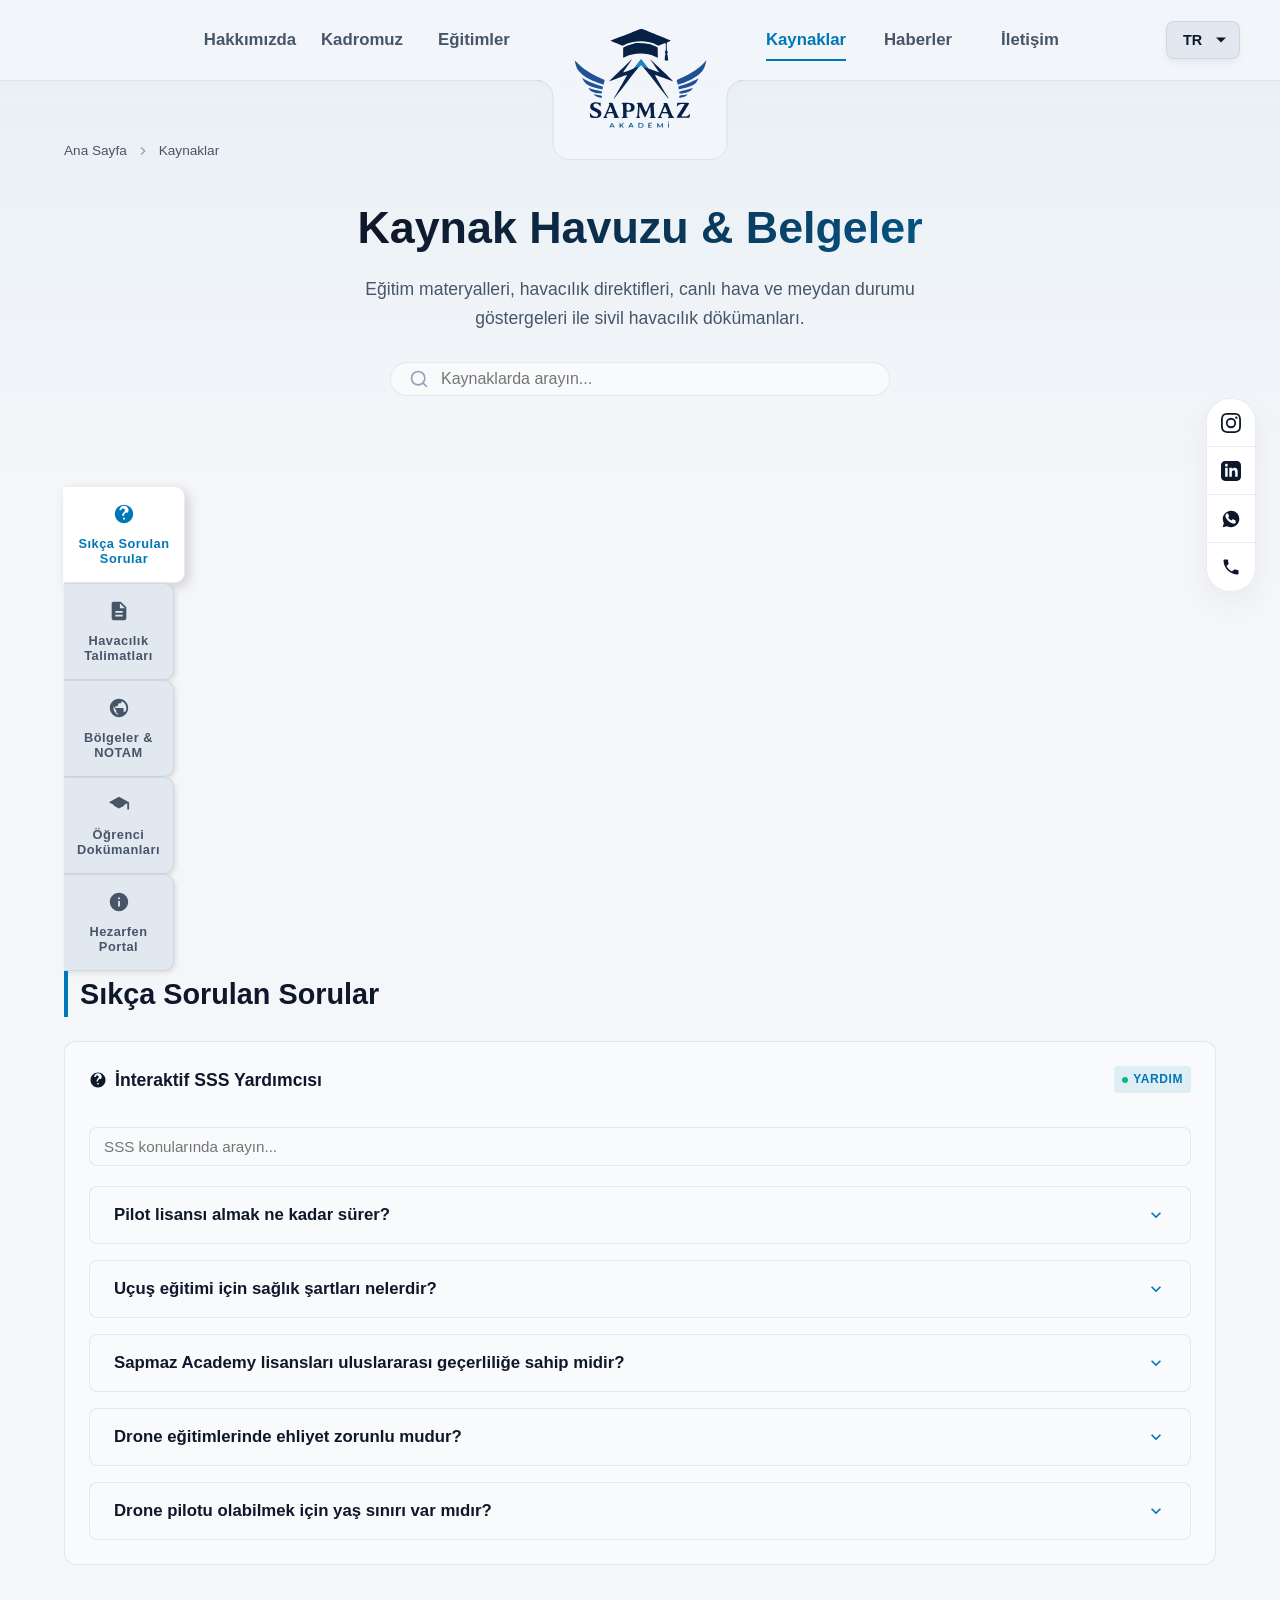
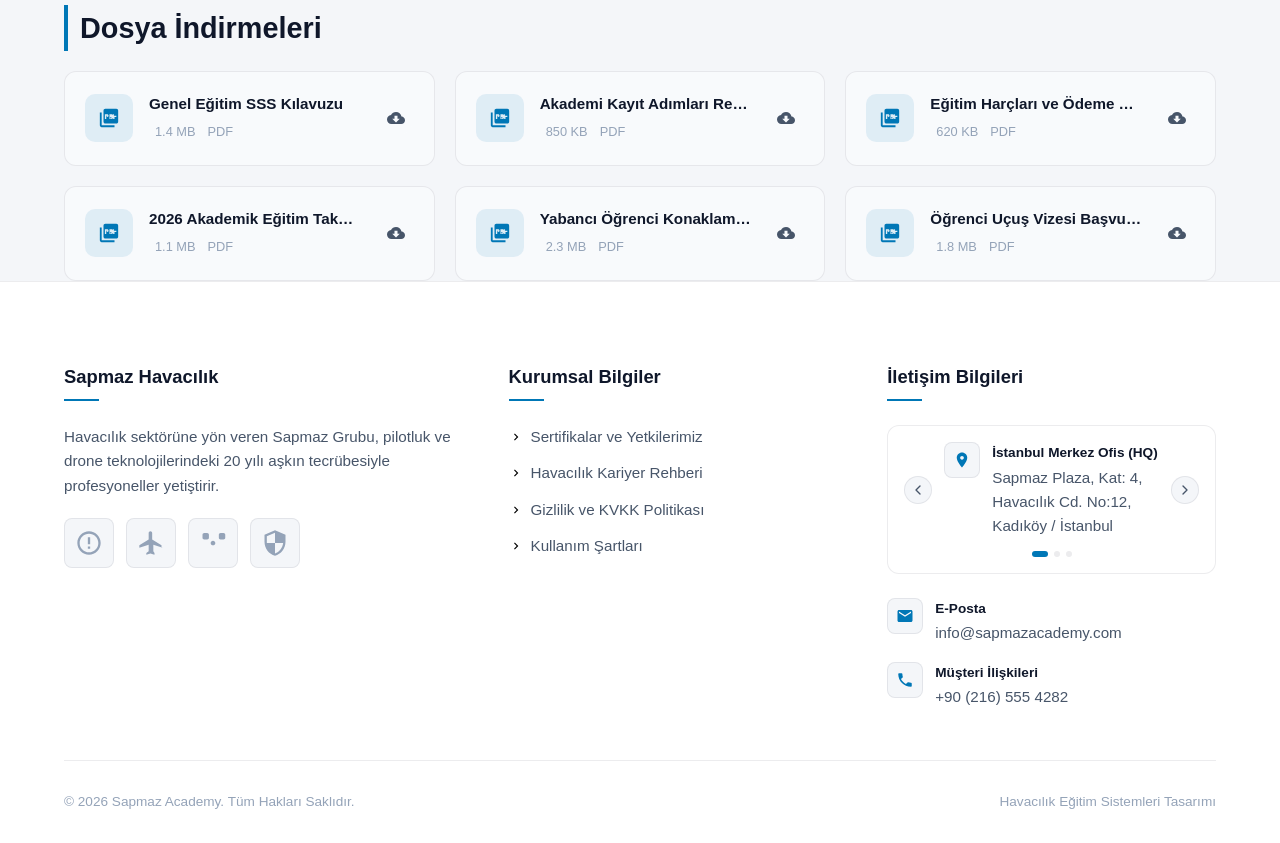
<file: inner pages/resources.html>
<!DOCTYPE html>
<html lang="tr">

<head>
  <meta charset="UTF-8">
  <meta name="viewport" content="width=device-width, initial-scale=1.0">
  <meta name="description"
    content="Sapmaz Academy Kaynak Havuzu - Sivil havacılık direktifleri, NOTAM bölgeleri, LTBW (Hezarfen) canlı hava ve meydan bilgileri, pilotaj ve drone eğitim dökümanları ile FAQ portalı.">
  <title data-i18n="resources_page_title">Kaynak Havuzu | Sapmaz Academy</title>
  <link rel="stylesheet" href="../styles.min.css">
</head>

<body class="light-mode">

  <!-- ==========================================
       HEADER & NAVIGATION
       ========================================== -->
  <header class="header">
    <div class="container navbar">
      <!-- Logo -->
      <a href="../index.html" class="logo-square">
        <img src="../logo.svg" alt="Sapmaz Academy Logo">
      </a>

      <!-- Navigation Links -->
      <nav class="nav-menu" id="navMenu">
        <a href="about.html" class="nav-link" data-i18n="nav_about">Hakkımızda</a>
        <a href="staff.html" class="nav-link" data-i18n="nav_staff">Kadromuz</a>
        <a href="courses.html" class="nav-link" data-i18n="nav_courses">Eğitimler</a>
        <a href="resources.html" class="nav-link active" data-i18n="nav_resources">Kaynaklar</a>
        <a href="news.html" class="nav-link" data-i18n="nav_news">Haberler</a>
        <a href="contact.html" class="nav-link" data-i18n="nav_contact">İletişim</a>
      </nav>

      <!-- Nav Controls: Theme Switcher & Language Dropdown -->
      <div class="nav-controls">
        
        <!-- Language Select -->
        <div class="lang-dropdown">
          <select class="lang-select" id="langSelect" aria-label="Change Language">
            <option value="tr" selected>TR</option>
            <option value="en">EN</option>
          </select>
        </div>

        <!-- Hamburger Icon for Mobile -->
        <div class="hamburger" id="hamburger">
          <span></span>
          <span></span>
          <span></span>
        </div>
      </div>
    </div>
  </header>

  <!-- ==========================================
       MAIN CONTENT
       ========================================== -->
  <main>
    <!-- Resources Hero Section -->
    <section class="resources-hero">
      <div class="container">
        <!-- Breadcrumbs -->
        <div class="breadcrumbs">
          <a href="../index.html" data-i18n="bc_home">Ana Sayfa</a>
          <svg viewBox="0 0 24 24" width="16" height="16" fill="currentColor">
            <path d="M10 6L8.59 7.41 13.17 12l-4.58 4.59L10 18l6-6z"/>
          </svg>
          <span data-i18n="nav_resources">Kaynaklar</span>
        </div>

        <h1 class="resources-title" data-i18n="resources_main_title">Kaynak Havuzu & Belgeler</h1>
        <p class="resources-subtitle" data-i18n="resources_main_subtitle">Eğitim materyalleri, havacılık direktifleri, canlı hava ve meydan durumu göstergeleri ile sivil havacılık dökümanları.</p>

        <!-- Search Bar -->
        <div class="resources-search-section">
          <div class="resources-search-wrapper">
            <span class="resources-search-icon">
              <svg viewBox="0 0 24 24" width="20" height="20" fill="none" stroke="currentColor" stroke-width="2" stroke-linecap="round" stroke-linejoin="round">
                <circle cx="11" cy="11" r="8"></circle>
                <line x1="21" y1="21" x2="16.65" y2="16.65"></line>
              </svg>
            </span>
            <input type="text" class="resources-search-input" id="resourcesSearchInput" placeholder="Kaynaklarda arayın...">
          </div>
        </div>
      </div>
    </section>

    <!-- Main Container Layout -->
    <section class="container">
      <div class="resources-wrapper">
        <!-- Top Horizontal Tab Bar -->
        <nav class="resources-tabs-nav" id="resourcesTabNavigation" role="tablist" aria-label="Kaynak Kategorileri">
          <button class="resources-tab-btn binder-tab active" data-tab="faq" role="tab" aria-selected="true">
            <div class="tab-icon-wrapper">
              <svg viewBox="0 0 24 24" class="tab-icon">
                <path fill="currentColor" d="M12 2C6.48 2 2 6.48 2 12s4.48 10 10 10 10-4.48 10-10S17.52 2 12 2zm1 16h-2v-2h2v2zm1.07-7.75l-.9.92C12.45 11.9 12 12.5 12 14h-2v-.5c0-1.1.45-2.1 1.17-2.83l1.24-1.26c.37-.36.59-.86.59-1.41 0-1.1-.9-2-2-2s-2 .9-2 2H7c0-2.76 2.24-5 5-5s5 2.24 5 5c0 1.04-.42 1.99-1.07 2.75z"/>
              </svg>
            </div>
            <span class="tab-text" data-i18n="tab_faq">Sıkça Sorulan Sorular</span>
          </button>
          <button class="resources-tab-btn binder-tab" data-tab="directives" role="tab" aria-selected="false">
            <div class="tab-icon-wrapper">
              <svg viewBox="0 0 24 24" class="tab-icon">
                <path fill="currentColor" d="M14 2H6c-1.1 0-1.99.9-1.99 2L4 20c0 1.1.89 2 1.99 2H18c1.1 0 2-.9 2-2V8l-6-6zm2 16H8v-2h8v2zm0-4H8v-2h8v2zm-3-5V3.5L18.5 9H13z"/>
              </svg>
            </div>
            <span class="tab-text" data-i18n="tab_directives">Havacılık Talimatları</span>
          </button>
          <button class="resources-tab-btn binder-tab" data-tab="regions" role="tab" aria-selected="false">
            <div class="tab-icon-wrapper">
              <svg viewBox="0 0 24 24" class="tab-icon">
                <path fill="currentColor" d="M12 2C6.48 2 2 6.48 2 12s4.48 10 10 10 10-4.48 10-10S17.52 2 12 2zm1 17.93c-3.95-.49-7-3.85-7-7.93 0-.62.08-1.21.21-1.79L9 15v1c0 1.1.9 2 2 2v1.93zm6.9-2.54c-.26-.81-1-1.39-1.9-1.39h-1v-3c0-.55-.45-1-1-1H8v-2h2c.55 0 1-.45 1-1V7h2c1.1 0 2-.9 2-2v-.41c2.93 1.19 5 4.06 5 7.41 0 2.08-.8 3.97-2.1 5.39z"/>
              </svg>
            </div>
            <span class="tab-text" data-i18n="tab_regions">Bölgeler & NOTAM</span>
          </button>
          <button class="resources-tab-btn binder-tab" data-tab="students" role="tab" aria-selected="false">
            <div class="tab-icon-wrapper">
              <svg viewBox="0 0 24 24" class="tab-icon">
                <path fill="currentColor" d="M12 3L1 9l11 6 9-4.91V17h2V9L12 3zM5.89 12.5L12 15.82l6.11-3.32L12 9.18 5.89 12.5z"/>
              </svg>
            </div>
            <span class="tab-text" data-i18n="tab_students">Öğrenci Dokümanları</span>
          </button>
          <button class="resources-tab-btn binder-tab" data-tab="hezarfen" role="tab" aria-selected="false">
            <div class="tab-icon-wrapper">
              <svg viewBox="0 0 24 24" class="tab-icon">
                <path fill="currentColor" d="M12 2C6.48 2 2 6.48 2 12s4.48 10 10 10 10-4.48 10-10S17.52 2 12 2zm1 15h-2v-6h2v6zm0-8h-2V7h2v2z"/>
              </svg>
            </div>
            <span class="tab-text" data-i18n="tab_hezarfen">Hezarfen Portal</span>
          </button>
        </nav>

        <!-- Main Content Card Pane -->
        <div class="resources-content-pane" id="resourcesContentPane">
          <!-- Dynamically populated via JS -->
        </div>
      </div>
    </section>
  </main>

  <!-- ==========================================
       FLOATING ACTIONS SIDEBAR
       ========================================== -->
  <aside class="floating-sidebar-pill">
    <a href="https://www.instagram.com/sapmazhavacilik" class="floating-action-item" data-tooltip="Instagram" target="_blank"
      rel="noopener noreferrer">
      <svg viewBox="0 0 24 24">
        <path
          d="M12 2.163c3.204 0 3.584.012 4.85.07 3.252.148 4.771 1.691 4.919 4.919.058 1.265.069 1.645.069 4.849 0 3.205-.012 3.584-.069 4.849-.149 3.225-1.664 4.771-4.919 4.919-1.266.058-1.644.07-4.85.07-3.204 0-3.584-.012-4.849-.07-3.26-.149-4.771-1.699-4.919-4.92-.058-1.265-.07-1.644-.07-4.849 0-3.204.013-3.583.07-4.849.149-3.227 1.664-4.771 4.919-4.919 1.266-.057 1.645-.069 4.849-.069zM12 0C8.741 0 8.333.014 7.053.072 2.695.272.273 2.69.073 7.051.014 8.333 0 8.741 0 12c0 3.259.014 3.668.072 4.948.2 4.358 2.618 6.78 6.98 6.98 1.281.058 1.689.072 4.948.072 3.259 0 3.668-.014 4.948-.072 4.354-.2 6.782-2.618 6.979-6.98.059-1.28.073-1.689.073-4.948 0-3.259-.014-3.667-.072-4.947-.196-4.354-2.617-6.78-6.979-6.98C15.668.014 15.259 0 12 0zm0 5.838a6.162 6.162 0 1 0 0 12.324 6.162 6.162 0 0 0 0-12.324zM12 16a4 4 0 1 1 0-8 4 4 0 0 1 0 8zm6.406-11.845a1.44 1.44 0 1 0 0 2.881 1.44 1.44 0 0 0 0-2.881z" />
      </svg>
    </a>
    <a href="https://www.linkedin.com/company/sapmaz-havac%C4%B1l%C4%B1k/" class="floating-action-item" data-tooltip="LinkedIn" target="_blank"
      rel="noopener noreferrer">
      <svg viewBox="0 0 24 24">
        <path
          d="M19 0h-14c-2.761 0-5 2.239-5 5v14c0 2.761 2.239 5 5 5h14c2.762 0 5-2.239 5-5v-14c0-2.761-2.238-5-5-5zm-11 19h-3v-11h3v11zm-1.5-12.268c-.966 0-1.75-.79-1.75-1.764s.784-1.764 1.75-1.764 1.75.79 1.75 1.764-.783 1.764-1.75 1.764zm13.5 12.268h-3v-5.604c0-3.368-4-3.113-4 0v5.604h-3v-11h3v1.765c1.396-2.586 7-2.777 7 2.476v6.759z" />
      </svg>
    </a>
    <a href="https://wa.me/905495329282" class="floating-action-item" data-tooltip="WhatsApp" target="_blank"
      rel="noopener noreferrer">
      <svg viewBox="0 0 24 24">
        <path
          d="M12.04 2c-5.46 0-9.91 4.45-9.91 9.91 0 1.75.46 3.45 1.32 4.95L2.05 22l5.25-1.38c1.45.79 3.08 1.21 4.74 1.21 5.46 0 9.91-4.45 9.91-9.91 0-2.65-1.03-5.14-2.9-7.01A9.816 9.816 0 0 0 12.04 2zm5.82 14.1c-.24.69-1.23 1.26-1.9 1.34-.58.07-1.33.15-3.86-.9-3.23-1.34-5.32-4.63-5.48-4.85-.16-.22-1.3-1.73-1.3-3.3 0-1.57.82-2.34 1.11-2.66.29-.32.65-.4.86-.4.21 0 .43 0 .61.01.19.01.44-.07.69.53.25.6.86 2.1.94 2.25.08.15.13.33.03.53-.1.2-.15.33-.3.51-.15.18-.32.4-.45.54-.15.15-.31.31-.13.62.18.31.8 1.31 1.71 2.12.91.81 1.68 1.06 1.99 1.19.31.13.49.11.67-.1.18-.21.78-.91.99-1.22.21-.31.42-.26.7-.15.28.11 1.79.84 2.1 1 .31.16.51.24.58.37.07.12.07.72-.17 1.41z" />
      </svg>
    </a>
    <a href="tel:08505329282" class="floating-action-item" data-tooltip="Telefon" data-i18n-tooltip="tooltip_phone">
      <svg viewBox="0 0 24 24">
        <path
          d="M6.62 10.79c1.44 2.83 3.76 5.14 6.59 6.59l2.2-2.2c.27-.27.67-.36 1.02-.24 1.12.37 2.33.57 3.57.57.55 0 1 .45 1 1V20c0 .55-.45 1-1 1-9.39 0-17-7.61-17-17 0-.55.45-1 1-1h3.5c.55 0 1 .45 1 1 0 1.25.2 2.45.57 3.57.11.35.03.74-.25 1.02l-2.2 2.2z" />
      </svg>
    </a>
  </aside>

  <!-- ==========================================
       FOOTER
       ========================================== -->
  <footer class="footer">
    <div class="container">
      <div class="footer-grid">

        <div class="footer-col">
          <h3 class="footer-title" data-i18n="footer_title_about">Sapmaz Havacılık</h3>
          <p class="footer-col-desc" data-i18n="footer_desc">Havacılık sektörüne yön veren Sapmaz Grubu, pilotluk ve
            drone teknolojilerindeki 20 yılı aşkın tecrübesiyle profesyoneller yetiştirir.</p>
          <div class="footer-logo-grid">
            <a href="#" class="footer-logo-item" title="Sapmaz Academy">
              <svg viewBox="0 0 24 24">
                <path
                  d="M12 2C6.48 2 2 6.48 2 12s4.48 10 10 10 10-4.48 10-10S17.52 2 12 2zm0 18c-4.41 0-8-3.59-8-8s3.59-8 8-8 8 3.59 8 8-3.59 8-8 8zm-1-13h2v6h-2zm0 8h2v2h-2z" />
              </svg>
            </a>
            <a href="#" class="footer-logo-item" title="Sapmaz Air">
              <svg viewBox="0 0 24 24">
                <path
                  d="M21 16v-2l-8-5V3.5c0-.83-.67-1.5-1.5-1.5S10 2.67 10 3.5V9l-8 5v2l8-2.5V19l-2 1.5V22l3.5-1 3.5 1v-1.5L14 19v-5.5l8 2.5z" />
              </svg>
            </a>
            <a href="#" class="footer-logo-item" title="Sapmaz Drone">
              <svg viewBox="0 0 24 24">
                <path
                  d="M4.5 9c-.83 0-1.5-.67-1.5-1.5V5c0-.83.67-1.5 1.5-1.5h2.5c.83 0 1.5.67 1.5 1.5v2.5c0 .83-.67 1.5-1.5 1.5H4.5zm12.5-4c0-.83.67-1.5 1.5-1.5H21c.83 0 1.5.67 1.5 1.5v2.5c0 .83-.67 1.5-1.5 1.5h-2.5c-.83 0-1.5-.67-1.5-1.5V5zM12 10c-1.1 0-2 .9-2 2s.9 2 2 2 2-.9 2-2-.9-2-2-2z" />
              </svg>
            </a>
            <a href="#" class="footer-logo-item" title="Sapmaz Defense">
              <svg viewBox="0 0 24 24">
                <path
                  d="M12 1L3 5v6c0 5.55 3.84 10.74 9 12 5.16-1.26 9-6.45 9-12V5l-9-4zm0 10.99h7c-.53 4.12-3.28 7.79-7 8.94V12H5V6.3l7-3.11v8.8z" />
              </svg>
            </a>
          </div>
        </div>

        <div class="footer-col">
          <h3 class="footer-title" data-i18n="footer_title_links">Kurumsal Bilgiler</h3>
          <ul class="footer-links">
            <li class="footer-link-item">
              <svg viewBox="0 0 24 24">
                <path d="M8.59 16.59L13.17 12 8.59 7.41 10 6l6 6-6 6-1.41-1.41z" />
              </svg>
              <a href="#" data-i18n="footer_link_accreditations">Sertifikalar ve Yetkilerimiz</a>
            </li>
            <li class="footer-link-item">
              <svg viewBox="0 0 24 24">
                <path d="M8.59 16.59L13.17 12 8.59 7.41 10 6l6 6-6 6-1.41-1.41z" />
              </svg>
              <a href="#" data-i18n="footer_link_careers">Havacılık Kariyer Rehberi</a>
            </li>
            <li class="footer-link-item">
              <svg viewBox="0 0 24 24">
                <path d="M8.59 16.59L13.17 12 8.59 7.41 10 6l6 6-6 6-1.41-1.41z" />
              </svg>
              <a href="#" data-i18n="footer_link_privacy">Gizlilik ve KVKK Politikası</a>
            </li>
            <li class="footer-link-item">
              <svg viewBox="0 0 24 24">
                <path d="M8.59 16.59L13.17 12 8.59 7.41 10 6l6 6-6 6-1.41-1.41z" />
              </svg>
              <a href="#" data-i18n="footer_link_terms">Kullanım Şartları</a>
            </li>
          </ul>
        </div>

        <div class="footer-col">
          <h3 class="footer-title" data-i18n="footer_title_contact">İletişim Bilgileri</h3>
          <div class="footer-contact">
            <div class="address-scroller-container">
              <div class="address-scroller-wrapper">
                <button class="scroller-btn scroller-btn-prev" aria-label="Previous Address">
                  <svg viewBox="0 0 24 24"><polyline points="15 18 9 12 15 6"></polyline></svg>
                </button>
                <div class="address-scroller-content">
                  <div class="address-slide active">
                    <div class="contact-item">
                      <div class="contact-item-icon">
                        <svg viewBox="0 0 24 24">
                          <path d="M12 2C8.13 2 5 5.13 5 9c0 5.25 7 13 7 13s7-7.75 7-13c0-3.87-3.13-7-7-7zm0 9.5c-1.38 0-2.5-1.12-2.5-2.5s1.12-2.5 2.5-2.5 2.5 1.12 2.5 2.5-1.12 2.5-2.5 2.5z" />
                        </svg>
                      </div>
                      <div class="contact-text">
                        <div class="contact-text-title" data-i18n="footer_addr1_label">İstanbul Merkez Ofis (HQ)</div>
                        <div class="contact-text-body">Sapmaz Plaza, Kat: 4, Havacılık Cd. No:12, Kadıköy / İstanbul</div>
                      </div>
                    </div>
                  </div>
                  <div class="address-slide">
                    <div class="contact-item">
                      <div class="contact-item-icon">
                        <svg viewBox="0 0 24 24">
                          <path d="M12 2C8.13 2 5 5.13 5 9c0 5.25 7 13 7 13s7-7.75 7-13c0-3.87-3.13-7-7-7zm0 9.5c-1.38 0-2.5-1.12-2.5-2.5s1.12-2.5 2.5-2.5 2.5 1.12 2.5 2.5-1.12 2.5-2.5 2.5z" />
                        </svg>
                      </div>
                      <div class="contact-text">
                        <div class="contact-text-title" data-i18n="footer_addr2_label">SAPMAZ AKADEMİ ANKARA</div>
                        <div class="contact-text-body">Mutlukent Mahallesi Dicle Caddesi No:59 Çankaya / Ankara</div>
                      </div>
                    </div>
                  </div>
                  <div class="address-slide">
                    <div class="contact-item">
                      <div class="contact-item-icon">
                        <svg viewBox="0 0 24 24">
                          <path d="M12 2C8.13 2 5 5.13 5 9c0 5.25 7 13 7 13s7-7.75 7-13c0-3.87-3.13-7-7-7zm0 9.5c-1.38 0-2.5-1.12-2.5-2.5s1.12-2.5 2.5-2.5 2.5 1.12 2.5 2.5-1.12 2.5-2.5 2.5z" />
                        </svg>
                      </div>
                      <div class="contact-text">
                        <div class="contact-text-title" data-i18n="footer_addr3_label">Eskişehir Hangar</div>
                        <div class="contact-text-body">Hasan Polatkan Havalimanı, Hangar No: 4, Eskişehir</div>
                      </div>
                    </div>
                  </div>
                </div>
                <button class="scroller-btn scroller-btn-next" aria-label="Next Address">
                  <svg viewBox="0 0 24 24"><polyline points="9 18 15 12 9 6"></polyline></svg>
                </button>
              </div>
              <div class="address-scroller-dots">
                <span class="dot active"></span>
                <span class="dot"></span>
                <span class="dot"></span>
              </div>
            </div>
            <div class="contact-item">
              <div class="contact-item-icon">
                <svg viewBox="0 0 24 24">
                  <path d="M20 4H4c-1.1 0-1.99.9-1.99 2L2 18c0 1.1.9 2 2 2h16c1.1 0 2-.9 2-2V6c0-1.1-.9-2-2-2zm0 4l-8 5-8-5V6l8 5 8-5v2z" />
                </svg>
              </div>
              <div class="contact-text">
                <div class="contact-text-title" data-i18n="contact_email_label">E-Posta</div>
                <div class="contact-text-body">info@sapmazacademy.com</div>
              </div>
            </div>
            <div class="contact-item">
              <div class="contact-item-icon">
                <svg viewBox="0 0 24 24">
                  <path d="M6.62 10.79c1.44 2.83 3.76 5.14 6.59 6.59l2.2-2.2c.27-.27.67-.36 1.02-.24 1.12.37 2.33.57 3.57.57.55 0 1 .45 1 1V20c0 .55-.45 1-1 1-9.39 0-17-7.61-17-17 0-.55.45-1 1-1h3.5c.55 0 1 .45 1 1 0 1.25.2 2.45.57 3.57.11.35.03.74-.25 1.02l-2.2 2.2z" />
                </svg>
              </div>
              <div class="contact-text">
                <div class="contact-text-title" data-i18n="contact_phone_label">Müşteri İlişkileri</div>
                <div class="contact-text-body">+90 (216) 555 4282</div>
              </div>
            </div>
            <script>
              (function() {
                const container = document.currentScript ? document.currentScript.parentElement : document.querySelector('.footer-contact');
                if (!container) return;
                
                const slides = container.querySelectorAll('.address-slide');
                const dots = container.querySelectorAll('.address-scroller-dots .dot');
                const prevBtn = container.querySelector('.scroller-btn-prev');
                const nextBtn = container.querySelector('.scroller-btn-next');
                let currentSlide = 0;
                
                function showSlide(index) {
                  if (slides.length === 0) return;
                  if (index >= slides.length) currentSlide = 0;
                  else if (index < 0) currentSlide = slides.length - 1;
                  else currentSlide = index;
                  
                  slides.forEach((slide, i) => {
                    if (i === currentSlide) {
                      slide.classList.add('active');
                    } else {
                      slide.classList.remove('active');
                    }
                  });
                  
                  dots.forEach((dot, i) => {
                    if (i === currentSlide) {
                      dot.classList.add('active');
                    } else {
                      dot.classList.remove('active');
                    }
                  });
                }
                
                if (prevBtn) {
                  prevBtn.addEventListener('click', function(e) {
                    e.preventDefault();
                    showSlide(currentSlide - 1);
                  });
                }
                if (nextBtn) {
                  nextBtn.addEventListener('click', function(e) {
                    e.preventDefault();
                    showSlide(currentSlide + 1);
                  });
                }
                
                dots.forEach((dot, i) => {
                  dot.addEventListener('click', function(e) {
                    e.preventDefault();
                    showSlide(i);
                  });
                });

                showSlide(0);
              })();
            </script>
          </div>
        </div>

      </div>

      <div class="footer-bottom">
        <p>&copy; 2026 Sapmaz Academy. <span data-i18n="footer_rights">Tüm Hakları Saklıdır.</span></p>
        <p data-i18n="footer_design">Havacılık Eğitim Sistemleri Tasarımı</p>
      </div>

    </div>
  </footer>

  <script src="resources.min.js"></script>
</body>

</html>
</file>
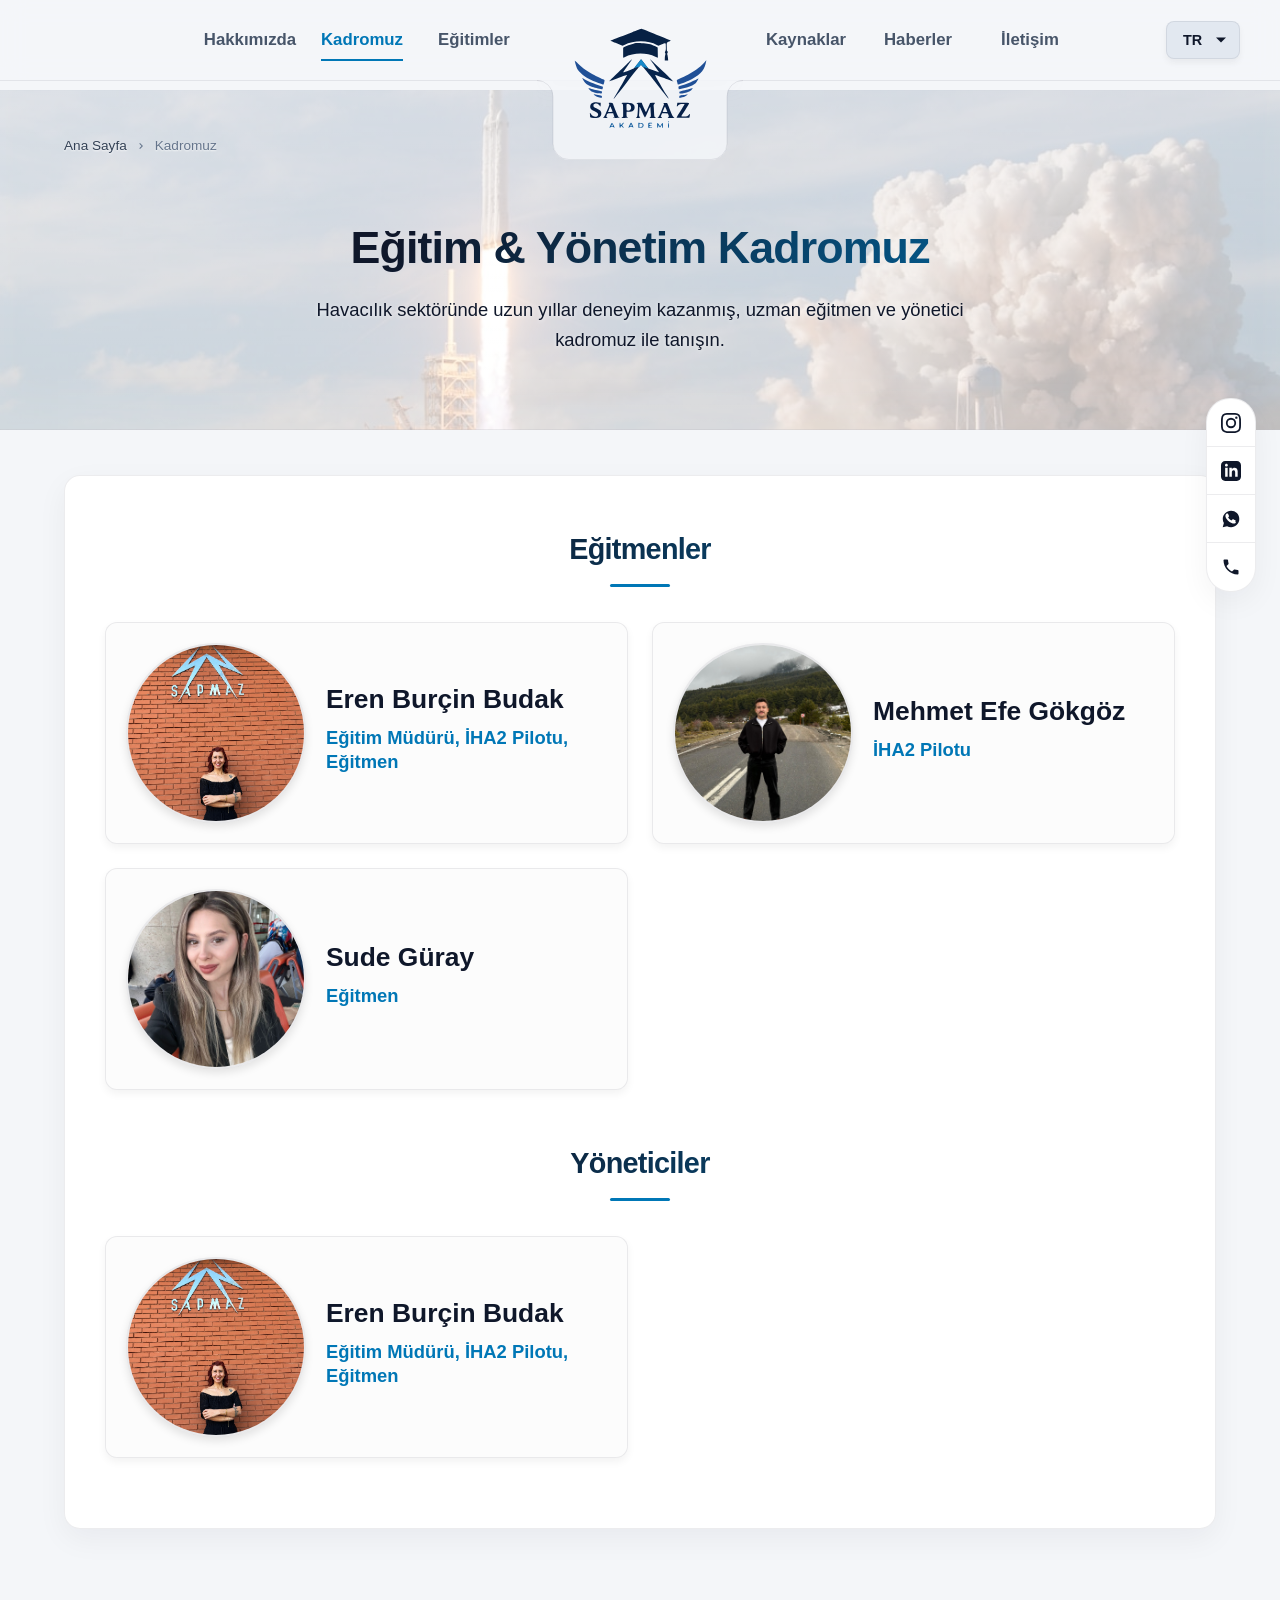
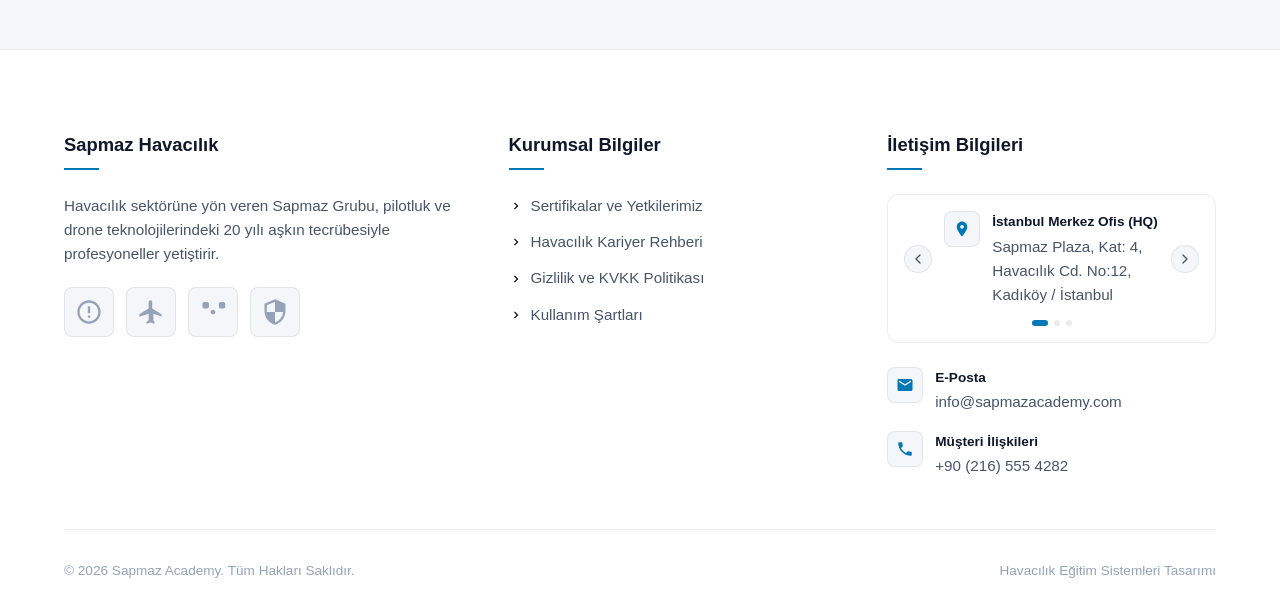
<file: inner pages/staff.html>
<!DOCTYPE html>
<html lang="tr">
 
<head>
  <meta charset="UTF-8">
  <meta name="viewport" content="width=device-width, initial-scale=1.0">
  <meta name="description"
    content="Sapmaz Academy Kadromuz - Sivil havacılık onaylı drone eğitmenlerimiz, uçuş öğretmenlerimiz ve idari yönetim kadromuz.">
  <title data-i18n="staff_page_title">Kadromuz | Sapmaz Academy</title>
  <link rel="stylesheet" href="../styles.min.css">
</head>
 
<body class="light-mode">
 
  <!-- ==========================================
       HEADER & NAVIGATION
       ========================================== -->
  <header class="header">
    <div class="container navbar">
      <a href="../index.html" class="logo-square">
        <img src="../logo.svg" alt="Sapmaz Academy Logo">
      </a>
 
      <nav class="nav-menu" id="navMenu">
        <a href="about.html" class="nav-link" data-i18n="nav_about">Hakkımızda</a>
        <a href="staff.html" class="nav-link active" data-i18n="nav_staff">Kadromuz</a>
        <a href="courses.html" class="nav-link" data-i18n="nav_courses">Eğitimler</a>
        <a href="resources.html" class="nav-link" data-i18n="nav_resources">Kaynaklar</a>
        <a href="news.html" class="nav-link" data-i18n="nav_news">Haberler</a>
        <a href="contact.html" class="nav-link" data-i18n="nav_contact">İletişim</a>
      </nav>
 
      <div class="nav-controls">
 
        <div class="lang-dropdown">
          <select class="lang-select" id="langSelect" aria-label="Change Language">
            <option value="tr" selected>TR</option>
            <option value="en">EN</option>
          </select>
        </div>
 
        <div class="hamburger" id="hamburger">
          <span></span>
          <span></span>
          <span></span>
        </div>
      </div>
    </div>
  </header>
 
  <!-- ==========================================
       MAIN CONTENT CONTAINER
       ========================================== -->
  <main class="news-page">
    
    <!-- Full-Width Header Banner -->
    <div class="news-header-banner">
      <div class="container">
        
        <!-- Breadcrumb -->
        <nav class="breadcrumbs" aria-label="Breadcrumb">
          <a href="../index.html" data-i18n="bc_home">Ana Sayfa</a>
          <svg viewBox="0 0 24 24" width="12" height="12" fill="currentColor"><path d="M8.59 16.59L13.17 12 8.59 7.41 10 6l6 6-6 6-1.41-1.41z"/></svg>
          <span class="current-page" data-i18n="nav_staff">Kadromuz</span>
        </nav>
 
        <!-- Staff Hero Banner -->
        <section class="news-hero">
          <h1 class="news-main-title" data-i18n="staff_main_title">Eğitim & Yönetim Kadromuz</h1>
          <p class="news-main-subtitle" data-i18n="staff_main_subtitle">Havacılık sektöründe uzun yıllar deneyim kazanmış, uzman eğitmen ve yönetici kadromuz ile tanışın.</p>
        </section>

      </div>
    </div>
    
    <div class="container">
      
      <!-- Staff Binder Folder Container -->
      <section class="staff-binder-wrapper">
        
        <!-- Binder Content Body -->
        <div class="binder-content-body">
          <div id="staffGrid">
            <!-- Dynamically populated by staff.js -->
          </div>
        </div>
        
      </section>

    </div>
  </main>
 
  <!-- ==========================================
       FLOATING ACTIONS SIDEBAR
       ========================================== -->
  <aside class="floating-sidebar-pill">
    <a href="https://www.instagram.com/sapmazhavacilik" class="floating-action-item" data-tooltip="Instagram" target="_blank"
      rel="noopener noreferrer">
      <svg viewBox="0 0 24 24">
        <path
          d="M12 2.163c3.204 0 3.584.012 4.85.07 3.252.148 4.771 1.691 4.919 4.919.058 1.265.069 1.645.069 4.849 0 3.205-.012 3.584-.069 4.849-.149 3.225-1.664 4.771-4.919 4.919-1.266.058-1.644.07-4.85.07-3.204 0-3.584-.012-4.849-.07-3.26-.149-4.771-1.699-4.919-4.92-.058-1.265-.07-1.644-.07-4.849 0-3.204.013-3.583.07-4.849.149-3.227 1.664-4.771 4.919-4.919 1.266-.057 1.645-.069 4.849-.069zM12 0C8.741 0 8.333.014 7.053.072 2.695.272.273 2.69.073 7.051.014 8.333 0 8.741 0 12c0 3.259.014 3.668.072 4.948.2 4.358 2.618 6.78 6.98 6.98 1.281.058 1.689.072 4.948.072 3.259 0 3.668-.014 4.948-.072 4.354-.2 6.782-2.618 6.979-6.98.059-1.28.073-1.689.073-4.948 0-3.259-.014-3.667-.072-4.947-.196-4.354-2.617-6.78-6.979-6.98C15.668.014 15.259 0 12 0zm0 5.838a6.162 6.162 0 1 0 0 12.324 6.162 6.162 0 0 0 0-12.324zM12 16a4 4 0 1 1 0-8 4 4 0 0 1 0 8zm6.406-11.845a1.44 1.44 0 1 0 0 2.881 1.44 1.44 0 0 0 0-2.881z" />
      </svg>
    </a>
    <a href="https://www.linkedin.com/company/sapmaz-havac%C4%B1l%C4%B1k/" class="floating-action-item" data-tooltip="LinkedIn" target="_blank"
      rel="noopener noreferrer">
      <svg viewBox="0 0 24 24">
        <path
          d="M19 0h-14c-2.761 0-5 2.239-5 5v14c0 2.761 2.239 5 5 5h14c2.762 0 5-2.239 5-5v-14c0-2.761-2.238-5-5-5zm-11 19h-3v-11h3v11zm-1.5-12.268c-.966 0-1.75-.79-1.75-1.764s.784-1.764 1.75-1.764 1.75.79 1.75 1.764-.783 1.764-1.75 1.764zm13.5 12.268h-3v-5.604c0-3.368-4-3.113-4 0v5.604h-3v-11h3v1.765c1.396-2.586 7-2.777 7 2.476v6.759z" />
      </svg>
    </a>
    <a href="https://wa.me/905495329282" class="floating-action-item" data-tooltip="WhatsApp" target="_blank"
      rel="noopener noreferrer">
      <svg viewBox="0 0 24 24">
        <path
          d="M12.04 2c-5.46 0-9.91 4.45-9.91 9.91 0 1.75.46 3.45 1.32 4.95L2.05 22l5.25-1.38c1.45.79 3.08 1.21 4.74 1.21 5.46 0 9.91-4.45 9.91-9.91 0-2.65-1.03-5.14-2.9-7.01A9.816 9.816 0 0 0 12.04 2zm5.82 14.1c-.24.69-1.23 1.26-1.9 1.34-.58.07-1.33.15-3.86-.9-3.23-1.34-5.32-4.63-5.48-4.85-.16-.22-1.3-1.73-1.3-3.3 0-1.57.82-2.34 1.11-2.66.29-.32.65-.4.86-.4.21 0 .43 0 .61.01.19.01.44-.07.69.53.25.6.86 2.1.94 2.25.08.15.13.33.03.53-.1.2-.15.33-.3.51-.15.18-.32.4-.45.54-.15.15-.31.31-.13.62.18.31.8 1.31 1.71 2.12.91.81 1.68 1.06 1.99 1.19.31.13.49.11.67-.1.18-.21.78-.91.99-1.22.21-.31.42-.26.7-.15.28.11 1.79.84 2.1 1 .31.16.51.24.58.37.07.12.07.72-.17 1.41z" />
      </svg>
    </a>
    <a href="tel:08505329282" class="floating-action-item" data-tooltip="Telefon" data-i18n-tooltip="tooltip_phone">
      <svg viewBox="0 0 24 24">
        <path
          d="M6.62 10.79c1.44 2.83 3.76 5.14 6.59 6.59l2.2-2.2c.27-.27.67-.36 1.02-.24 1.12.37 2.33.57 3.57.57.55 0 1 .45 1 1V20c0 .55-.45 1-1 1-9.39 0-17-7.61-17-17 0-.55.45-1 1-1h3.5c.55 0 1 .45 1 1 0 1.25.2 2.45.57 3.57.11.35.03.74-.25 1.02l-2.2 2.2z" />
      </svg>
    </a>
  </aside>
 
  <!-- ==========================================
       FOOTER
       ========================================== -->
  <footer class="footer" id="contact">
    <div class="container">
      <div class="footer-grid">
 
        <div class="footer-col">
          <h3 class="footer-title" data-i18n="footer_title_about">Sapmaz Havacılık</h3>
          <p class="footer-col-desc" data-i18n="footer_desc">Havacılık sektörüne yön veren Sapmaz Grubu, pilotluk ve
            drone teknolojilerindeki 20 yılı aşkın tecrübesiyle profesyoneller yetiştirir.</p>
          <div class="footer-logo-grid">
            <a href="#" class="footer-logo-item" title="Sapmaz Academy">
              <svg viewBox="0 0 24 24">
                <path
                  d="M12 2C6.48 2 2 6.48 2 12s4.48 10 10 10 10-4.48 10-10S17.52 2 12 2zm0 18c-4.41 0-8-3.59-8-8s3.59-8 8-8 8 3.59 8 8-3.59 8-8 8zm-1-13h2v6h-2zm0 8h2v2h-2z" />
              </svg>
            </a>
            <a href="#" class="footer-logo-item" title="Sapmaz Air">
              <svg viewBox="0 0 24 24">
                <path
                  d="M21 16v-2l-8-5V3.5c0-.83-.67-1.5-1.5-1.5S10 2.67 10 3.5V9l-8 5v2l8-2.5V19l-2 1.5V22l3.5-1 3.5 1v-1.5L14 19v-5.5l8 2.5z" />
              </svg>
            </a>
            <a href="#" class="footer-logo-item" title="Sapmaz Drone">
              <svg viewBox="0 0 24 24">
                <path
                  d="M4.5 9c-.83 0-1.5-.67-1.5-1.5V5c0-.83.67-1.5 1.5-1.5h2.5c.83 0 1.5.67 1.5 1.5v2.5c0 .83-.67 1.5-1.5 1.5H4.5zm12.5-4c0-.83.67-1.5 1.5-1.5H21c.83 0 1.5.67 1.5 1.5v2.5c0 .83-.67 1.5-1.5 1.5h-2.5c-.83 0-1.5-.67-1.5-1.5V5zM12 10c-1.1 0-2 .9-2 2s.9 2 2 2 2-.9 2-2-.9-2-2-2z" />
              </svg>
            </a>
            <a href="#" class="footer-logo-item" title="Sapmaz Defense">
              <svg viewBox="0 0 24 24">
                <path
                  d="M12 1L3 5v6c0 5.55 3.84 10.74 9 12 5.16-1.26 9-6.45 9-12V5l-9-4zm0 10.99h7c-.53 4.12-3.28 7.79-7 8.94V12H5V6.3l7-3.11v8.8z" />
              </svg>
            </a>
          </div>
        </div>
 
        <div class="footer-col">
          <h3 class="footer-title" data-i18n="footer_title_links">Kurumsal Bilgiler</h3>
          <ul class="footer-links">
            <li class="footer-link-item">
              <svg viewBox="0 0 24 24">
                <path d="M8.59 16.59L13.17 12 8.59 7.41 10 6l6 6-6 6-1.41-1.41z" />
              </svg>
              <a href="#" data-i18n="footer_link_accreditations">Sertifikalar ve Yetkilerimiz</a>
            </li>
            <li class="footer-link-item">
              <svg viewBox="0 0 24 24">
                <path d="M8.59 16.59L13.17 12 8.59 7.41 10 6l6 6-6 6-1.41-1.41z" />
              </svg>
              <a href="#" data-i18n="footer_link_careers">Havacılık Kariyer Rehberi</a>
            </li>
            <li class="footer-link-item">
              <svg viewBox="0 0 24 24">
                <path d="M8.59 16.59L13.17 12 8.59 7.41 10 6l6 6-6 6-1.41-1.41z" />
              </svg>
              <a href="#" data-i18n="footer_link_privacy">Gizlilik ve KVKK Politikası</a>
            </li>
            <li class="footer-link-item">
              <svg viewBox="0 0 24 24">
                <path d="M8.59 16.59L13.17 12 8.59 7.41 10 6l6 6-6 6-1.41-1.41z" />
              </svg>
              <a href="#" data-i18n="footer_link_terms">Kullanım Şartları</a>
            </li>
          </ul>
        </div>
 
        <div class="footer-col">
          <h3 class="footer-title" data-i18n="footer_title_contact">İletişim Bilgileri</h3>
          <div class="footer-contact">
            <div class="address-scroller-container">
              <div class="address-scroller-wrapper">
                <button class="scroller-btn scroller-btn-prev" aria-label="Previous Address">
                  <svg viewBox="0 0 24 24"><polyline points="15 18 9 12 15 6"></polyline></svg>
                </button>
                <div class="address-scroller-content">
                  <div class="address-slide active">
                    <div class="contact-item">
                      <div class="contact-item-icon">
                        <svg viewBox="0 0 24 24">
                          <path d="M12 2C8.13 2 5 5.13 5 9c0 5.25 7 13 7 13s7-7.75 7-13c0-3.87-3.13-7-7-7zm0 9.5c-1.38 0-2.5-1.12-2.5-2.5s1.12-2.5 2.5-2.5 2.5 1.12 2.5 2.5-1.12 2.5-2.5 2.5z" />
                        </svg>
                      </div>
                      <div class="contact-text">
                        <div class="contact-text-title" data-i18n="footer_addr1_label">İstanbul Merkez Ofis (HQ)</div>
                        <div class="contact-text-body">Sapmaz Plaza, Kat: 4, Havacılık Cd. No:12, Kadıköy / İstanbul</div>
                      </div>
                    </div>
                  </div>
                  <div class="address-slide">
                    <div class="contact-item">
                      <div class="contact-item-icon">
                        <svg viewBox="0 0 24 24">
                          <path d="M12 2C8.13 2 5 5.13 5 9c0 5.25 7 13 7 13s7-7.75 7-13c0-3.87-3.13-7-7-7zm0 9.5c-1.38 0-2.5-1.12-2.5-2.5s1.12-2.5 2.5-2.5 2.5 1.12 2.5 2.5-1.12 2.5-2.5 2.5z" />
                        </svg>
                      </div>
                      <div class="contact-text">
                        <div class="contact-text-title" data-i18n="footer_addr2_label">SAPMAZ AKADEMİ ANKARA</div>
                        <div class="contact-text-body">Mutlukent Mahallesi Dicle Caddesi No:59 Çankaya / Ankara</div>
                      </div>
                    </div>
                  </div>
                  <div class="address-slide">
                    <div class="contact-item">
                      <div class="contact-item-icon">
                        <svg viewBox="0 0 24 24">
                          <path d="M12 2C8.13 2 5 5.13 5 9c0 5.25 7 13 7 13s7-7.75 7-13c0-3.87-3.13-7-7-7zm0 9.5c-1.38 0-2.5-1.12-2.5-2.5s1.12-2.5 2.5-2.5 2.5 1.12 2.5 2.5-1.12 2.5-2.5 2.5z" />
                        </svg>
                      </div>
                      <div class="contact-text">
                        <div class="contact-text-title" data-i18n="footer_addr3_label">Eskişehir Hangar</div>
                        <div class="contact-text-body">Hasan Polatkan Havalimanı, Hangar No: 4, Eskişehir</div>
                      </div>
                    </div>
                  </div>
                </div>
                <button class="scroller-btn scroller-btn-next" aria-label="Next Address">
                  <svg viewBox="0 0 24 24"><polyline points="9 18 15 12 9 6"></polyline></svg>
                </button>
              </div>
              <div class="address-scroller-dots">
                <span class="dot active"></span>
                <span class="dot"></span>
                <span class="dot"></span>
              </div>
            </div>
            <div class="contact-item">
              <div class="contact-item-icon">
                <svg viewBox="0 0 24 24">
                  <path d="M20 4H4c-1.1 0-1.99.9-1.99 2L2 18c0 1.1.9 2 2 2h16c1.1 0 2-.9 2-2V6c0-1.1-.9-2-2-2zm0 4l-8 5-8-5V6l8 5 8-5v2z" />
                </svg>
              </div>
              <div class="contact-text">
                <div class="contact-text-title" data-i18n="contact_email_label">E-Posta</div>
                <div class="contact-text-body">info@sapmazacademy.com</div>
              </div>
            </div>
            <div class="contact-item">
              <div class="contact-item-icon">
                <svg viewBox="0 0 24 24">
                  <path d="M6.62 10.79c1.44 2.83 3.76 5.14 6.59 6.59l2.2-2.2c.27-.27.67-.36 1.02-.24 1.12.37 2.33.57 3.57.57.55 0 1 .45 1 1V20c0 .55-.45 1-1 1-9.39 0-17-7.61-17-17 0-.55.45-1 1-1h3.5c.55 0 1 .45 1 1 0 1.25.2 2.45.57 3.57.11.35.03.74-.25 1.02l-2.2 2.2z" />
                </svg>
              </div>
              <div class="contact-text">
                <div class="contact-text-title" data-i18n="contact_phone_label">Müşteri İlişkileri</div>
                <div class="contact-text-body">+90 (216) 555 4282</div>
              </div>
            </div>
            <script>
              (function() {
                const container = document.currentScript ? document.currentScript.parentElement : document.querySelector('.footer-contact');
                if (!container) return;
                
                const slides = container.querySelectorAll('.address-slide');
                const dots = container.querySelectorAll('.address-scroller-dots .dot');
                const prevBtn = container.querySelector('.scroller-btn-prev');
                const nextBtn = container.querySelector('.scroller-btn-next');
                let currentSlide = 0;
                
                function showSlide(index) {
                  if (slides.length === 0) return;
                  if (index >= slides.length) currentSlide = 0;
                  else if (index < 0) currentSlide = slides.length - 1;
                  else currentSlide = index;
                  
                  slides.forEach((slide, i) => {
                    if (i === currentSlide) {
                      slide.classList.add('active');
                    } else {
                      slide.classList.remove('active');
                    }
                  });
                  
                  dots.forEach((dot, i) => {
                    if (i === currentSlide) {
                      dot.classList.add('active');
                    } else {
                      dot.classList.remove('active');
                    }
                  });
                }
                
                if (prevBtn) {
                  prevBtn.addEventListener('click', function(e) {
                    e.preventDefault();
                    showSlide(currentSlide - 1);
                  });
                }
                if (nextBtn) {
                  nextBtn.addEventListener('click', function(e) {
                    e.preventDefault();
                    showSlide(currentSlide + 1);
                  });
                }
                
                dots.forEach((dot, i) => {
                  dot.addEventListener('click', function(e) {
                    e.preventDefault();
                    showSlide(i);
                  });
                });

                showSlide(0);
              })();
            </script>
          </div>
        </div>
 
      </div>
 
      <div class="footer-bottom">
        <p>&copy; 2026 Sapmaz Academy. <span data-i18n="footer_rights">Tüm Hakları Saklıdır.</span></p>
        <p data-i18n="footer_design">Havacılık Eğitim Sistemleri Tasarımı</p>
      </div>
 
    </div>
  </footer>
 
  <script src="staff.min.js"></script>
 </body>
 
 </html>
</file>
<file: admin/css/admin-styles.css>
/* ==========================================
   SAPMAZ ACADEMY - ADMINISTRATIVE PANEL STYLES
   Light Theme System Matching Sapmaz Academy Website
   ========================================== */

:root {
  /* Sapmaz Academy Light Theme Tokens */
  --admin-bg: #f4f6f9;
  --admin-sidebar-bg: #ffffff;
  --admin-header-bg: #ffffff;
  --admin-card-bg: #ffffff;
  --admin-card-border: #e2e8f0;
  --admin-card-hover: #f8fafc;
  
  --admin-text-main: #0f172a;
  --admin-text-muted: #64748b;
  --admin-text-dim: #94a3b8;
  
  --admin-accent-primary: #0077b6;
  --admin-accent-hover: #0096c7;
  --admin-accent-glow: rgba(0, 119, 182, 0.08);
  --admin-gold: #d97706;
  --admin-gold-glow: rgba(217, 119, 6, 0.1);
  
  /* Light Mode Status Traffic-Light Badges */
  --badge-new-bg: #fef3c7;
  --badge-new-text: #b45309;
  --badge-new-border: #fde68a;

  --badge-pending-bg: #e0f2fe;
  --badge-pending-text: #0284c7;
  --badge-pending-border: #bae6fd;

  --badge-approved-bg: #d1fae5;
  --badge-approved-text: #047857;
  --badge-approved-border: #a7f3d0;

  --badge-rejected-bg: #fee2e2;
  --badge-rejected-text: #b91c1c;
  --badge-rejected-border: #fca5a5;

  --badge-unread-bg: #ffe4e6;
  --badge-unread-text: #e11d48;

  --badge-read-bg: #f3e8ff;
  --badge-read-text: #7e22ce;

  --badge-resolved-bg: #d1fae5;
  --badge-resolved-text: #047857;

  --admin-radius-lg: 12px;
  --admin-radius-md: 8px;
  --admin-radius-sm: 6px;
  
  --admin-font: 'Outfit', 'Inter', -apple-system, BlinkMacSystemFont, "Segoe UI", Roboto, sans-serif;
  --admin-transition: all 0.25s cubic-bezier(0.16, 1, 0.3, 1);
  --admin-shadow: 0 4px 20px rgba(15, 23, 42, 0.05);
  --admin-shadow-hover: 0 10px 30px rgba(0, 119, 182, 0.1);
}

* {
  box-sizing: border-box;
  margin: 0;
  padding: 0;
}

body {
  font-family: var(--admin-font);
  background-color: var(--admin-bg);
  color: var(--admin-text-main);
  min-height: 100vh;
  display: flex;
  flex-direction: column;
  overflow-x: hidden;
}

/* Language Toggle Switcher Button */
.lang-switcher {
  display: flex;
  align-items: center;
}

.lang-toggle-btn {
  background: #f8fafc;
  border: 1px solid var(--admin-card-border);
  border-radius: 20px;
  padding: 6px 14px;
  display: flex;
  align-items: center;
  gap: 8px;
  font-size: 0.84rem;
  font-weight: 800;
  color: var(--admin-text-main);
  cursor: pointer;
  transition: var(--admin-transition);
}

.lang-toggle-btn:hover {
  background: var(--admin-accent-glow);
  border-color: var(--admin-accent-primary);
  color: var(--admin-accent-primary);
}

/* ==========================================
   GLOBAL LAYOUT & TOP BAR
   ========================================== */
.admin-shell {
  display: flex;
  flex: 1;
  min-height: 0;
  position: relative;
}

.admin-topbar {
  height: 66px;
  background-color: var(--admin-header-bg);
  border-bottom: 1px solid var(--admin-card-border);
  display: flex;
  align-items: center;
  justify-content: space-between;
  padding: 0 28px;
  position: sticky;
  top: 0;
  z-index: 100;
  box-shadow: 0 2px 10px rgba(15, 23, 42, 0.04);
}

.admin-topbar-left {
  display: flex;
  align-items: center;
  gap: 24px;
}

.admin-brand {
  display: flex;
  align-items: center;
  gap: 12px;
  text-decoration: none;
}

.admin-brand img {
  height: 38px;
  width: auto;
  border-radius: 6px;
}

.admin-brand-title {
  font-weight: 800;
  font-size: 1.1rem;
  color: var(--admin-text-main);
  letter-spacing: -0.2px;
  display: flex;
  align-items: center;
  gap: 10px;
}

.admin-brand-tag {
  background: var(--admin-accent-glow);
  color: var(--admin-accent-primary);
  border: 1px solid rgba(0, 119, 182, 0.25);
  font-size: 0.7rem;
  font-weight: 800;
  padding: 2px 9px;
  border-radius: 20px;
  text-transform: uppercase;
  letter-spacing: 0.5px;
}

/* Global Search Bar */
.admin-global-search {
  position: relative;
  width: 400px;
}

.admin-global-search input {
  width: 100%;
  background-color: #f8fafc;
  border: 1px solid var(--admin-card-border);
  border-radius: 20px;
  padding: 9px 16px 9px 42px;
  color: var(--admin-text-main);
  font-size: 0.88rem;
  outline: none;
  font-family: inherit;
  transition: var(--admin-transition);
}

.admin-global-search input:focus {
  background-color: #ffffff;
  border-color: var(--admin-accent-primary);
  box-shadow: 0 0 0 3px var(--admin-accent-glow);
}

.admin-search-icon {
  position: absolute;
  left: 14px;
  top: 50%;
  transform: translateY(-50%);
  color: var(--admin-text-muted);
  pointer-events: none;
}

.admin-search-results {
  position: absolute;
  top: calc(100% + 8px);
  left: 0;
  width: 100%;
  background: var(--admin-card-bg);
  border: 1px solid var(--admin-card-border);
  border-radius: var(--admin-radius-md);
  box-shadow: 0 16px 40px rgba(15, 23, 42, 0.12);
  max-height: 400px;
  overflow-y: auto;
  z-index: 200;
  display: none;
}

.admin-search-results.active {
  display: block;
}

.search-result-group-title {
  font-size: 0.72rem;
  font-weight: 800;
  text-transform: uppercase;
  letter-spacing: 0.5px;
  color: var(--admin-accent-primary);
  padding: 10px 16px 4px;
  border-bottom: 1px solid var(--admin-card-border);
  background: #f8fafc;
}

.search-result-item {
  padding: 12px 16px;
  display: flex;
  align-items: center;
  justify-content: space-between;
  cursor: pointer;
  border-bottom: 1px solid rgba(15, 23, 42, 0.04);
  transition: var(--admin-transition);
}

.search-result-item:hover {
  background: var(--admin-accent-glow);
}

.search-result-title {
  font-size: 0.9rem;
  font-weight: 700;
  color: var(--admin-text-main);
}

.search-result-sub {
  font-size: 0.78rem;
  color: var(--admin-text-muted);
}

/* Topbar Controls Right */
.admin-topbar-right {
  display: flex;
  align-items: center;
  gap: 18px;
}

.notification-trigger {
  position: relative;
  background: #f8fafc;
  border: 1px solid var(--admin-card-border);
  width: 42px;
  height: 42px;
  border-radius: 50%;
  display: flex;
  align-items: center;
  justify-content: center;
  color: var(--admin-text-main);
  cursor: pointer;
  transition: var(--admin-transition);
}

.notification-trigger:hover {
  background: var(--admin-accent-glow);
  color: var(--admin-accent-hover);
  border-color: var(--admin-accent-primary);
}

.notification-badge-count {
  position: absolute;
  top: -4px;
  right: -4px;
  background: var(--badge-unread-text);
  color: #fff;
  font-size: 0.68rem;
  font-weight: 800;
  padding: 2px 6px;
  border-radius: 10px;
  border: 2px solid #ffffff;
}

.notification-dropdown {
  position: absolute;
  top: 58px;
  right: 180px;
  width: 330px;
  background: var(--admin-card-bg);
  border: 1px solid var(--admin-card-border);
  border-radius: var(--admin-radius-md);
  box-shadow: 0 16px 40px rgba(15, 23, 42, 0.12);
  z-index: 200;
  display: none;
}

.notification-dropdown.active {
  display: block;
}

.notification-header {
  padding: 12px 16px;
  border-bottom: 1px solid var(--admin-card-border);
  font-size: 0.88rem;
  font-weight: 700;
  display: flex;
  justify-content: space-between;
  align-items: center;
  background: #f8fafc;
}

.notification-list {
  max-height: 280px;
  overflow-y: auto;
}

.notification-item {
  padding: 12px 16px;
  border-bottom: 1px solid rgba(15, 23, 42, 0.04);
  font-size: 0.82rem;
  cursor: pointer;
}

.notification-item:hover {
  background: #f8fafc;
}

.notification-item-time {
  font-size: 0.72rem;
  color: var(--admin-text-muted);
  margin-top: 4px;
}

.admin-profile-menu {
  position: relative;
}

.admin-profile-button {
  background: #f8fafc;
  border: 1px solid var(--admin-card-border);
  border-radius: 30px;
  padding: 6px 14px 6px 8px;
  display: flex;
  align-items: center;
  gap: 10px;
  color: var(--admin-text-main);
  cursor: pointer;
  transition: var(--admin-transition);
}

.admin-profile-button:hover {
  border-color: var(--admin-accent-primary);
  background: var(--admin-accent-glow);
}

.profile-avatar {
  width: 30px;
  height: 30px;
  border-radius: 50%;
  background: linear-gradient(135deg, var(--admin-accent-primary), var(--admin-accent-hover));
  display: flex;
  align-items: center;
  justify-content: center;
  font-size: 0.8rem;
  font-weight: 800;
  color: #fff;
}

.profile-info {
  text-align: left;
  line-height: 1.2;
}

.profile-name {
  font-size: 0.84rem;
  font-weight: 700;
}

.profile-role {
  font-size: 0.7rem;
  color: var(--admin-text-muted);
}

/* ==========================================
   LEFT NAVIGATION BAR
   ========================================== */
.admin-sidebar {
  width: 270px;
  background-color: var(--admin-sidebar-bg);
  border-right: 1px solid var(--admin-card-border);
  padding: 22px 16px;
  display: flex;
  flex-direction: column;
  flex-shrink: 0;
}

.nav-section-label {
  font-size: 0.68rem;
  font-weight: 800;
  letter-spacing: 1px;
  color: var(--admin-text-dim);
  text-transform: uppercase;
  margin: 22px 12px 8px;
}

.admin-nav {
  list-style: none;
  display: flex;
  flex-direction: column;
  gap: 5px;
}

.admin-nav-item a {
  display: flex;
  align-items: center;
  justify-content: space-between;
  padding: 11px 16px;
  border-radius: var(--admin-radius-md);
  color: var(--admin-text-muted);
  text-decoration: none;
  font-weight: 600;
  font-size: 0.9rem;
  transition: var(--admin-transition);
}

.admin-nav-item a:hover {
  background-color: #f8fafc;
  color: var(--admin-text-main);
}

.admin-nav-item.active a {
  background-color: var(--admin-accent-glow);
  color: var(--admin-accent-primary);
  border: 1px solid rgba(0, 119, 182, 0.25);
}

.nav-link-left {
  display: flex;
  align-items: center;
  gap: 10px;
}

.nav-unread-badge {
  background: var(--badge-unread-text);
  color: #fff;
  font-size: 0.72rem;
  font-weight: 800;
  padding: 2px 7px;
  border-radius: 10px;
}

/* ==========================================
   MAIN WORKSPACE CANVAS
   ========================================== */
.admin-main {
  flex: 1;
  display: flex;
  flex-direction: column;
  min-width: 0;
  overflow-y: auto;
}

.admin-canvas {
  padding: 32px 36px 70px;
  flex: 1;
}

/* Top Action Header Bar */
.page-top-bar {
  display: flex;
  align-items: center;
  justify-content: space-between;
  margin-bottom: 28px;
}

.page-title-group h1 {
  font-size: 1.5rem;
  font-weight: 800;
  letter-spacing: -0.3px;
  color: var(--admin-text-main);
}

.page-title-group p {
  font-size: 0.88rem;
  color: var(--admin-text-muted);
  margin-top: 4px;
}

.page-actions-group {
  display: flex;
  align-items: center;
  gap: 12px;
}

/* Buttons */
.btn {
  display: inline-flex;
  align-items: center;
  justify-content: center;
  gap: 8px;
  padding: 10px 20px;
  border-radius: var(--admin-radius-md);
  border: 1px solid transparent;
  font-size: 0.88rem;
  font-weight: 700;
  cursor: pointer;
  transition: var(--admin-transition);
  text-decoration: none;
  font-family: inherit;
}

.btn-primary {
  background-color: var(--admin-accent-primary);
  color: #fff;
}
.btn-primary:hover {
  background-color: var(--admin-accent-hover);
  box-shadow: 0 4px 16px rgba(0, 119, 182, 0.25);
}

.btn-secondary {
  background-color: #f8fafc;
  color: var(--admin-text-main);
  border-color: var(--admin-card-border);
}
.btn-secondary:hover {
  background-color: #f1f5f9;
  border-color: var(--admin-text-muted);
}

.btn-success {
  background-color: #10b981;
  color: #ffffff;
}
.btn-success:hover {
  background-color: #059669;
}

.btn-danger {
  background-color: #fee2e2;
  color: #b91c1c;
  border-color: #fca5a5;
}
.btn-danger:hover {
  background-color: #ef4444;
  color: #fff;
}

.btn-sm {
  padding: 6px 14px;
  font-size: 0.8rem;
  border-radius: var(--admin-radius-sm);
}

/* ==========================================
   STAT CARDS ROW (4 COLUMNS)
   ========================================== */
.stat-cards-grid {
  display: grid;
  grid-template-columns: repeat(4, 1fr);
  gap: 22px;
  margin-bottom: 30px;
}

.stat-card {
  background: var(--admin-card-bg);
  border: 1px solid var(--admin-card-border);
  border-radius: var(--admin-radius-lg);
  padding: 22px;
  display: flex;
  flex-direction: column;
  justify-content: space-between;
  cursor: pointer;
  transition: var(--admin-transition);
  position: relative;
  overflow: hidden;
  box-shadow: var(--admin-shadow);
}

.stat-card:hover {
  transform: translateY(-3px);
  border-color: var(--admin-accent-primary);
  box-shadow: var(--admin-shadow-hover);
}

.stat-card-header {
  display: flex;
  align-items: center;
  justify-content: space-between;
  margin-bottom: 12px;
}

.stat-card-title {
  font-size: 0.8rem;
  font-weight: 800;
  text-transform: uppercase;
  letter-spacing: 0.5px;
  color: var(--admin-text-muted);
}

.stat-card-icon {
  width: 38px;
  height: 38px;
  border-radius: var(--admin-radius-md);
  display: flex;
  align-items: center;
  justify-content: center;
  font-size: 1.15rem;
}

.stat-icon-blue { background: #e0f2fe; color: #0284c7; }
.stat-icon-amber { background: #fef3c7; color: #b45309; }
.stat-icon-green { background: #d1fae5; color: #047857; }
.stat-icon-purple { background: #f3e8ff; color: #7e22ce; }

.stat-card-value {
  font-size: 2rem;
  font-weight: 800;
  color: var(--admin-text-main);
  line-height: 1;
  margin-bottom: 12px;
}

.stat-card-footer {
  display: flex;
  align-items: center;
  justify-content: space-between;
  font-size: 0.78rem;
  color: var(--admin-text-muted);
}

.stat-tag {
  font-size: 0.7rem;
  font-weight: 800;
  padding: 2px 8px;
  border-radius: 12px;
}

.stat-tag-urgent { background: #fee2e2; color: #b91c1c; }
.stat-tag-today { background: #e0f2fe; color: #0284c7; }
.stat-tag-info { background: #f1f5f9; color: #475569; }

/* ==========================================
   TWIN INBOX PANELS (2 COLUMNS)
   ========================================== */
.twin-inbox-grid {
  display: grid;
  grid-template-columns: 1fr 1fr;
  gap: 24px;
  margin-bottom: 30px;
}

.inbox-panel {
  background: var(--admin-card-bg);
  border: 1px solid var(--admin-card-border);
  border-radius: var(--admin-radius-lg);
  padding: 24px;
  display: flex;
  flex-direction: column;
  box-shadow: var(--admin-shadow);
}

.panel-header {
  display: flex;
  align-items: center;
  justify-content: space-between;
  margin-bottom: 18px;
  padding-bottom: 14px;
  border-bottom: 1px solid var(--admin-card-border);
}

.panel-title {
  font-size: 1.05rem;
  font-weight: 800;
  display: flex;
  align-items: center;
  gap: 10px;
}

/* Tables */
.admin-table-wrapper {
  width: 100%;
  overflow-x: auto;
}

.admin-table {
  width: 100%;
  border-collapse: collapse;
  text-align: left;
  font-size: 0.88rem;
}

.admin-table th {
  font-size: 0.74rem;
  font-weight: 800;
  text-transform: uppercase;
  letter-spacing: 0.5px;
  color: var(--admin-text-muted);
  padding: 12px 14px;
  border-bottom: 1px solid var(--admin-card-border);
  background: #f8fafc;
}

.filter-header-row th {
  background: #f1f5f9 !important;
  padding: 8px 10px !important;
  border-bottom: 2px solid var(--admin-card-border) !important;
}

.table-filter-control {
  width: 100%;
  padding: 6px 10px;
  font-size: 0.78rem;
  font-weight: 600;
  border-radius: var(--admin-radius-sm);
  border: 1px solid var(--admin-card-border);
  background-color: #ffffff;
  color: var(--admin-text-main);
  outline: none;
  font-family: inherit;
  transition: var(--admin-transition);
}

.table-filter-control:focus {
  border-color: var(--admin-accent-primary);
  box-shadow: 0 0 0 2px var(--admin-accent-glow);
  background-color: #ffffff;
}

.table-filter-control::placeholder {
  color: var(--admin-text-dim);
  font-weight: 400;
}

.admin-table td {
  padding: 14px;
  border-bottom: 1px solid rgba(15, 23, 42, 0.05);
  color: var(--admin-text-main);
  vertical-align: middle;
}

.admin-table tbody tr {
  transition: var(--admin-transition);
  cursor: pointer;
}

.admin-table tbody tr:hover {
  background-color: var(--admin-card-hover);
}

/* Traffic-light Status Badges */
.badge-status {
  display: inline-flex;
  align-items: center;
  gap: 6px;
  padding: 4px 10px;
  border-radius: 20px;
  font-size: 0.74rem;
  font-weight: 800;
  text-transform: uppercase;
  letter-spacing: 0.4px;
  border: 1px solid transparent;
  white-space: nowrap;
}

.badge-status::before {
  content: "";
  display: inline-block;
  width: 6px;
  height: 6px;
  border-radius: 50%;
}

.badge-new {
  background: var(--badge-new-bg);
  color: var(--badge-new-text);
  border-color: var(--badge-new-border);
}
.badge-new::before { background: var(--badge-new-text); }

.badge-pending {
  background: var(--badge-pending-bg);
  color: var(--badge-pending-text);
  border-color: var(--badge-pending-border);
}
.badge-pending::before { background: var(--badge-pending-text); }

.badge-approved, .badge-published {
  background: var(--badge-approved-bg);
  color: var(--badge-approved-text);
  border-color: var(--badge-approved-border);
}
.badge-approved::before, .badge-published::before { background: var(--badge-approved-text); }

.badge-rejected, .badge-draft {
  background: var(--badge-rejected-bg);
  color: var(--badge-rejected-text);
  border-color: var(--badge-rejected-border);
}
.badge-rejected::before, .badge-draft::before { background: var(--badge-rejected-text); }

.badge-unread {
  background: var(--badge-unread-bg);
  color: var(--badge-unread-text);
}
.badge-unread::before { background: var(--badge-unread-text); }

.badge-read {
  background: var(--badge-read-bg);
  color: var(--badge-read-text);
}
.badge-read::before { background: var(--badge-read-text); }

.badge-resolved {
  background: var(--badge-resolved-bg);
  color: var(--badge-resolved-text);
}
.badge-resolved::before { background: var(--badge-resolved-text); }

/* ==========================================
   QUICK CONTENT WIDGET
   ========================================== */
.quick-content-widget {
  background: var(--admin-card-bg);
  border: 1px solid var(--admin-card-border);
  border-radius: var(--admin-radius-lg);
  padding: 24px;
  box-shadow: var(--admin-shadow);
}

.quick-content-grid {
  display: grid;
  grid-template-columns: repeat(auto-fit, minmax(300px, 1fr));
  gap: 24px;
}

.quick-list-item {
  display: flex;
  align-items: center;
  justify-content: space-between;
  padding: 14px;
  border-radius: var(--admin-radius-md);
  background: #f8fafc;
  border: 1px solid var(--admin-card-border);
  margin-bottom: 10px;
  transition: var(--admin-transition);
}

.quick-list-item:hover {
  background: #ffffff;
  border-color: var(--admin-accent-primary);
  box-shadow: 0 4px 12px rgba(0, 119, 182, 0.08);
}

.quick-item-title {
  font-size: 0.9rem;
  font-weight: 700;
  color: var(--admin-text-main);
}

.quick-item-sub {
  font-size: 0.78rem;
  color: var(--admin-text-muted);
}

/* ==========================================
   SLIDE-OUT RIGHT DRAWER OVERLAY
   ========================================== */
.drawer-backdrop {
  position: fixed;
  top: 0;
  left: 0;
  width: 100vw;
  height: 100vh;
  background: rgba(15, 23, 42, 0.4);
  backdrop-filter: blur(3px);
  z-index: 500;
  opacity: 0;
  visibility: hidden;
  transition: var(--admin-transition);
}

.drawer-backdrop.active {
  opacity: 1;
  visibility: visible;
}

.drawer-panel {
  position: fixed;
  top: 0;
  right: -580px;
  width: 560px;
  max-width: 92vw;
  height: 100vh;
  background: #ffffff;
  border-left: 1px solid var(--admin-card-border);
  box-shadow: -10px 0 40px rgba(15, 23, 42, 0.15);
  z-index: 501;
  display: flex;
  flex-direction: column;
  transition: right 0.35s cubic-bezier(0.16, 1, 0.3, 1);
}

.drawer-panel.active {
  right: 0;
}

.drawer-header {
  padding: 22px 26px;
  background: #f8fafc;
  border-bottom: 1px solid var(--admin-card-border);
  display: flex;
  align-items: center;
  justify-content: space-between;
}

.drawer-title-group {
  display: flex;
  align-items: center;
  gap: 12px;
}

.drawer-id {
  font-family: monospace;
  font-size: 1.05rem;
  font-weight: 800;
  color: var(--admin-accent-primary);
  background: var(--admin-accent-glow);
  padding: 4px 10px;
  border-radius: var(--admin-radius-sm);
  border: 1px solid rgba(0, 119, 182, 0.25);
}

.drawer-controls {
  display: flex;
  align-items: center;
  gap: 10px;
}

.drawer-close-btn {
  background: transparent;
  border: none;
  color: var(--admin-text-muted);
  font-size: 1.3rem;
  cursor: pointer;
  padding: 4px 8px;
  border-radius: var(--admin-radius-sm);
  transition: var(--admin-transition);
}

.drawer-close-btn:hover {
  background: #e2e8f0;
  color: var(--admin-text-main);
}

.drawer-body {
  padding: 26px;
  flex: 1;
  overflow-y: auto;
  display: flex;
  flex-direction: column;
  gap: 24px;
}

.drawer-block {
  background: #f8fafc;
  border: 1px solid var(--admin-card-border);
  border-radius: var(--admin-radius-md);
  padding: 18px;
}

.block-title {
  font-size: 0.8rem;
  font-weight: 800;
  text-transform: uppercase;
  letter-spacing: 0.5px;
  color: var(--admin-text-muted);
  margin-bottom: 14px;
  display: flex;
  align-items: center;
  justify-content: space-between;
}

.detail-row-grid {
  display: grid;
  grid-template-columns: 1fr 1fr;
  gap: 16px;
}

.detail-item label {
  font-size: 0.74rem;
  color: var(--admin-text-dim);
  display: block;
  margin-bottom: 4px;
  font-weight: 600;
}

.detail-item span {
  font-size: 0.9rem;
  font-weight: 600;
  color: var(--admin-text-main);
}

/* File Attachment Card */
.attached-file-item {
  display: flex;
  align-items: center;
  justify-content: space-between;
  background: #ffffff;
  border: 1px solid var(--admin-card-border);
  border-radius: var(--admin-radius-md);
  padding: 12px 16px;
  margin-top: 8px;
}

.attached-file-info {
  display: flex;
  align-items: center;
  gap: 12px;
}

.attached-file-name {
  font-size: 0.86rem;
  font-weight: 600;
}

.attached-file-size {
  font-size: 0.74rem;
  color: var(--admin-text-muted);
}

/* Staff Audit Notes List */
.audit-notes-list {
  display: flex;
  flex-direction: column;
  gap: 10px;
  max-height: 200px;
  overflow-y: auto;
  margin-bottom: 14px;
}

.audit-note-item {
  background: #ffffff;
  border-left: 3px solid var(--admin-accent-primary);
  border-radius: 0 var(--admin-radius-sm) var(--admin-radius-sm) 0;
  padding: 10px 14px;
  font-size: 0.84rem;
  box-shadow: 0 2px 6px rgba(0, 0, 0, 0.02);
}

.audit-note-meta {
  font-size: 0.72rem;
  font-weight: 800;
  color: var(--admin-accent-primary);
  margin-bottom: 4px;
}

/* Action Bar Bottom */
.drawer-footer-actions {
  padding: 18px 26px;
  background: #f8fafc;
  border-top: 1px solid var(--admin-card-border);
  display: flex;
  align-items: center;
  gap: 12px;
  justify-content: flex-end;
}

/* ==========================================
   FORM EDITORS & WYSIWYG TOOLBAR
   ========================================== */
.editor-container {
  background: var(--admin-card-bg);
  border: 1px solid var(--admin-card-border);
  border-radius: var(--admin-radius-lg);
  padding: 30px;
  margin-bottom: 85px;
  box-shadow: var(--admin-shadow);
}

.form-section-title {
  font-size: 1.1rem;
  font-weight: 800;
  color: var(--admin-text-main);
  margin-bottom: 20px;
  padding-bottom: 10px;
  border-bottom: 1px solid var(--admin-card-border);
}

.form-grid-2 {
  display: grid;
  grid-template-columns: 1fr 1fr;
  gap: 22px;
}

.form-grid-3 {
  display: grid;
  grid-template-columns: 1fr 1fr 1fr;
  gap: 22px;
}

.form-group {
  margin-bottom: 22px;
}

.form-group label {
  display: block;
  font-size: 0.84rem;
  font-weight: 700;
  color: var(--admin-text-muted);
  margin-bottom: 7px;
}

.form-control {
  width: 100%;
  background-color: #f8fafc;
  border: 1px solid var(--admin-card-border);
  border-radius: var(--admin-radius-md);
  padding: 11px 16px;
  color: var(--admin-text-main);
  font-size: 0.9rem;
  font-family: inherit;
  outline: none;
  transition: var(--admin-transition);
}

.form-control:focus {
  border-color: var(--admin-accent-primary);
  box-shadow: 0 0 0 3px var(--admin-accent-glow);
  background-color: #ffffff;
}

textarea.form-control {
  resize: vertical;
  min-height: 110px;
}

select.form-control {
  cursor: pointer;
}

select.form-control option {
  background: #ffffff;
  color: var(--admin-text-main);
}

/* Radio Button Options */
.radio-group {
  display: flex;
  gap: 18px;
  align-items: center;
  padding-top: 6px;
}

.radio-label {
  display: flex;
  align-items: center;
  gap: 8px;
  cursor: pointer;
  font-size: 0.88rem;
  color: var(--admin-text-main);
  font-weight: 600;
}

/* Rich Text Editor Toolbar */
.wysiwyg-wrapper {
  border: 1px solid var(--admin-card-border);
  border-radius: var(--admin-radius-md);
  overflow: hidden;
}

.wysiwyg-toolbar {
  background: #f8fafc;
  border-bottom: 1px solid var(--admin-card-border);
  padding: 10px 14px;
  display: flex;
  align-items: center;
  gap: 8px;
  flex-wrap: wrap;
}

.wysiwyg-btn {
  background: #ffffff;
  border: 1px solid var(--admin-card-border);
  color: var(--admin-text-main);
  padding: 5px 12px;
  border-radius: var(--admin-radius-sm);
  font-size: 0.82rem;
  font-weight: 700;
  cursor: pointer;
  transition: var(--admin-transition);
}

.wysiwyg-btn:hover {
  background: var(--admin-accent-primary);
  color: #fff;
}

.wysiwyg-content {
  min-height: 200px;
  padding: 16px;
  background: #ffffff;
  color: var(--admin-text-main);
  outline: none;
  font-size: 0.92rem;
  line-height: 1.6;
}

/* Drag and Drop Zone */
.dropzone-area {
  border: 2px dashed var(--admin-card-border);
  border-radius: var(--admin-radius-md);
  padding: 32px;
  text-align: center;
  background: #f8fafc;
  cursor: pointer;
  transition: var(--admin-transition);
}

.dropzone-area:hover {
  border-color: var(--admin-accent-primary);
  background: var(--admin-accent-glow);
}

.dropzone-icon {
  font-size: 2.2rem;
  margin-bottom: 8px;
}

.dropzone-text {
  font-size: 0.88rem;
  color: var(--admin-text-muted);
}

/* Sticky Footer Action Bar */
.sticky-footer-bar {
  position: fixed;
  bottom: 0;
  left: 270px;
  right: 0;
  background: #ffffff;
  border-top: 1px solid var(--admin-card-border);
  padding: 16px 36px;
  display: flex;
  align-items: center;
  justify-content: space-between;
  box-shadow: 0 -6px 20px rgba(15, 23, 42, 0.06);
  z-index: 400;
}

/* ==========================================
   MODALS (DESTRUCTIVE SAFEGUARDS)
   ========================================== */
.modal-backdrop {
  position: fixed;
  top: 0;
  left: 0;
  width: 100vw;
  height: 100vh;
  background: rgba(15, 23, 42, 0.5);
  backdrop-filter: blur(4px);
  z-index: 1000;
  display: flex;
  align-items: center;
  justify-content: center;
  opacity: 0;
  visibility: hidden;
  transition: var(--admin-transition);
}

.modal-backdrop.active {
  opacity: 1;
  visibility: visible;
}

.modal-box {
  background: #ffffff;
  border: 1px solid var(--admin-card-border);
  border-radius: var(--admin-radius-lg);
  padding: 30px;
  width: 460px;
  max-width: 92vw;
  box-shadow: 0 20px 50px rgba(15, 23, 42, 0.18);
  text-align: center;
}

.modal-icon-danger {
  width: 58px;
  height: 58px;
  border-radius: 50%;
  background: #fee2e2;
  color: #b91c1c;
  display: flex;
  align-items: center;
  justify-content: center;
  font-size: 1.8rem;
  margin: 0 auto 18px;
}

.modal-title {
  font-size: 1.2rem;
  font-weight: 800;
  margin-bottom: 8px;
}

.modal-desc {
  font-size: 0.88rem;
  color: var(--admin-text-muted);
  line-height: 1.5;
  margin-bottom: 26px;
}

.modal-actions {
  display: flex;
  gap: 14px;
  justify-content: center;
}

/* Toast Notifications */
.toast-container {
  position: fixed;
  bottom: 28px;
  right: 28px;
  z-index: 1100;
  display: flex;
  flex-direction: column;
  gap: 12px;
}

.toast-message {
  background: #ffffff;
  border: 1px solid var(--admin-card-border);
  border-left: 4px solid var(--admin-accent-primary);
  border-radius: var(--admin-radius-md);
  padding: 14px 20px;
  font-size: 0.88rem;
  font-weight: 600;
  box-shadow: 0 10px 30px rgba(15, 23, 42, 0.12);
  display: flex;
  align-items: center;
  gap: 12px;
  animation: slideUp 0.3s ease;
}

.toast-success { border-left-color: #10b981; }
.toast-danger { border-left-color: #ef4444; }

@keyframes slideUp {
  from { transform: translateY(20px); opacity: 0; }
  to { transform: translateY(0); opacity: 1; }
}

/* ==========================================
   AUTHENTICATION LAYER & USER PROFILE STYLES
   ========================================== */

/* Full Screen Login Overlay */
.login-overlay {
  position: fixed;
  top: 0;
  left: 0;
  width: 100vw;
  height: 100vh;
  background: rgba(15, 23, 42, 0.75);
  backdrop-filter: blur(14px);
  -webkit-backdrop-filter: blur(14px);
  display: none;
  align-items: center;
  justify-content: center;
  z-index: 10000;
  padding: 20px;
  opacity: 0;
  transition: opacity 0.3s cubic-bezier(0.16, 1, 0.3, 1);
}

.login-overlay.active {
  display: flex !important;
  opacity: 1 !important;
}

/* Glassmorphic Login Card */
.login-card {
  width: 100%;
  max-width: 440px;
  background: #ffffff;
  border: 1px solid rgba(226, 232, 240, 0.8);
  border-radius: 20px;
  box-shadow: 0 25px 60px rgba(15, 23, 42, 0.25), 0 0 40px rgba(0, 119, 182, 0.08);
  padding: 40px 36px 32px;
  animation: loginCardPop 0.4s cubic-bezier(0.16, 1, 0.3, 1);
}

@keyframes loginCardPop {
  from { transform: scale(0.92) translateY(10px); opacity: 0; }
  to { transform: scale(1) translateY(0); opacity: 1; }
}

.login-card-header {
  text-align: center;
  margin-bottom: 28px;
}

.login-logo {
  height: 52px;
  width: auto;
  margin-bottom: 16px;
  border-radius: 8px;
}

.login-title {
  font-size: 1.45rem;
  font-weight: 800;
  color: var(--admin-text-main);
  letter-spacing: -0.02em;
  margin-bottom: 6px;
}

.login-subtitle {
  font-size: 0.88rem;
  color: var(--admin-text-muted);
}

/* Input Fields with Prefix Icons */
.input-with-icon {
  position: relative;
  display: flex;
  align-items: center;
}

.input-with-icon .input-icon {
  position: absolute;
  left: 14px;
  font-size: 1rem;
  pointer-events: none;
  opacity: 0.7;
}

.input-with-icon .form-control {
  padding-left: 42px;
}

.login-options {
  display: flex;
  align-items: center;
  justify-content: space-between;
  margin: 16px 0 24px;
}

.remember-me-label {
  display: flex;
  align-items: center;
  gap: 8px;
  font-size: 0.84rem;
  font-weight: 600;
  color: var(--admin-text-muted);
  cursor: pointer;
}

.remember-me-label input[type="checkbox"] {
  width: 16px;
  height: 16px;
  accent-color: var(--admin-accent-primary);
  cursor: pointer;
}

.login-alert {
  padding: 12px 16px;
  border-radius: var(--admin-radius-md);
  font-size: 0.86rem;
  font-weight: 600;
  margin-bottom: 20px;
  text-align: left;
}

.login-alert.alert-danger {
  background-color: #fee2e2;
  color: #b91c1c;
  border: 1px solid #fca5a5;
}

.login-alert.alert-success {
  background-color: #d1fae5;
  color: #047857;
  border: 1px solid #a7f3d0;
}

.login-card-footer {
  margin-top: 28px;
  padding-top: 20px;
  border-top: 1px solid var(--admin-card-border);
  display: flex;
  align-items: center;
  justify-content: space-between;
  font-size: 0.8rem;
}

.login-security-notice {
  color: var(--admin-text-dim);
  font-size: 0.76rem;
  font-weight: 600;
}

/* User Profile Widget in Topbar */
.user-profile-widget {
  position: relative;
  display: flex;
  align-items: center;
}

.user-profile-btn {
  background: #f8fafc;
  border: 1px solid var(--admin-card-border);
  border-radius: 24px;
  padding: 5px 14px 5px 8px;
  display: flex;
  align-items: center;
  gap: 10px;
  cursor: pointer;
  transition: var(--admin-transition);
}

.user-profile-btn:hover {
  background: var(--admin-accent-glow);
  border-color: var(--admin-accent-primary);
}

.user-avatar {
  font-size: 1.3rem;
  line-height: 1;
}

.user-info-text {
  display: flex;
  flex-direction: column;
  text-align: left;
}

.user-name {
  font-size: 0.84rem;
  font-weight: 800;
  color: var(--admin-text-main);
  line-height: 1.2;
}

.user-role-badge {
  font-size: 0.7rem;
  font-weight: 700;
  color: var(--admin-accent-primary);
  line-height: 1.2;
}

.user-menu-chevron {
  font-size: 0.65rem;
  color: var(--admin-text-dim);
  margin-left: 2px;
}

/* User Menu Dropdown */
.user-menu-dropdown {
  position: absolute;
  top: calc(100% + 8px);
  right: 0;
  width: 250px;
  background: #ffffff;
  border: 1px solid var(--admin-card-border);
  border-radius: 14px;
  box-shadow: 0 14px 35px rgba(15, 23, 42, 0.2);
  padding: 12px;
  display: none;
  z-index: 9999;
  pointer-events: auto;
  animation: fadeInDown 0.2s ease;
}

.user-menu-dropdown.active {
  display: block !important;
  visibility: visible !important;
  opacity: 1 !important;
}

@keyframes fadeInDown {
  from { transform: translateY(-8px); opacity: 0; }
  to { transform: translateY(0); opacity: 1; }
}

.user-menu-header {
  padding: 8px 10px;
  display: flex;
  flex-direction: column;
}

.user-menu-header strong {
  font-size: 0.9rem;
  color: var(--admin-text-main);
}

.user-menu-header span {
  font-size: 0.78rem;
  color: var(--admin-text-muted);
}

.user-menu-divider {
  border: 0;
  border-top: 1px solid var(--admin-card-border);
  margin: 8px 0;
}

.user-menu-item {
  width: 100%;
  padding: 9px 12px;
  background: transparent;
  border: none;
  border-radius: 8px;
  display: flex;
  align-items: center;
  gap: 10px;
  font-size: 0.85rem;
  font-weight: 600;
  color: var(--admin-text-main);
  cursor: pointer;
  text-align: left;
  transition: var(--admin-transition);
}

.user-menu-item:hover {
  background: var(--admin-bg);
  color: var(--admin-accent-primary);
}

.user-menu-item.text-danger:hover {
  background: #fee2e2;
  color: #b91c1c;
}
</file>
<file: styles.min.css>
/* On-Site System Font Stack Fallbacks */
@font-face {
  font-family: 'Inter';
  font-style: normal;
  font-weight: 300 800;
  font-display: swap;
  src: local('Inter'), local('Inter Regular'), system-ui, -apple-system, sans-serif;
}

@font-face {
  font-family: 'Outfit';
  font-style: normal;
  font-weight: 400 800;
  font-display: swap;
  src: local('Outfit'), local('Outfit Regular'), system-ui, -apple-system, sans-serif;
}


/* ==========================================
   DESIGN SYSTEM & CSS VARIABLES
   ========================================== */
:root {
  /* Default: Light Theme */
  --bg-primary: #f4f6f9;
  --bg-secondary: #ffffff;
  --bg-navbar: rgba(244, 246, 249, 0.85);
  --text-primary: #0f172a;
  --text-secondary: #475569;
  --text-muted: #94a3b8;
  --accent: #0077b6;
  --accent-rgb: 0, 119, 182;
  --accent-hover: #0096c7;
  --card-bg: rgba(255, 255, 255, 0.8);
  --card-hover-bg: #ffffff;
  --border-color: rgba(15, 23, 42, 0.08);
  --border-hover: rgba(var(--accent-rgb), 0.3);
  --card-shadow: 0 10px 30px rgba(15, 23, 42, 0.05);
  --card-hover-shadow: 0 15px 35px rgba(var(--accent-rgb), 0.1);
  --input-bg: #f8fafc;
  --scrollbar-thumb: #cbd5e1;
  --toggle-btn-bg: #e2e8f0;
  --toggle-sun-color: #ffb703;
  --toggle-moon-color: #e2e8f0;
  --transition-speed: 0.4s;
  --font-family: 'Inter', -apple-system, BlinkMacSystemFont, "Segoe UI", Roboto, sans-serif;
  --glow-color: rgba(var(--accent-rgb), 0.1);
  --paper-bg: #fdfcf7;
  /* cream paper sheet */
  --paper-border: rgba(15, 23, 42, 0.08);
  --paper-shadow: 0 20px 45px rgba(15, 23, 42, 0.06);
  --fold-bg: #ffffff;
  /* matches light body background */
  --fold-size: 90px;

  /* Brand and Utility Colors (Replaces Inline Hardcoded Colors) */
  --whatsapp-color: #25d366;
  --whatsapp-bg: rgba(37, 211, 102, 0.1);
  --instagram-color: #e1306c;
  --success-color: #10b981;
  --success-bg: rgba(16, 185, 129, 0.1);
  --text-overlay-primary: #ffffff;
  --text-overlay-secondary: #cbd5e1;
}

/* ==========================================
   RESET & BASE STYLES
   ========================================== */
* {
  margin: 0;
  padding: 0;
  box-sizing: border-box;
}

html {
  scroll-behavior: smooth;
}

body {
  font-family: var(--font-family);
  background-color: var(--bg-primary);
  color: var(--text-primary);
  line-height: 1.6;
  overflow-x: hidden;
  transition: background-color var(--transition-speed), color var(--transition-speed);
}

/* Custom Scrollbar */
::-webkit-scrollbar {
  width: 10px;
}

::-webkit-scrollbar-track {
  background: var(--bg-primary);
}

::-webkit-scrollbar-thumb {
  background: var(--scrollbar-thumb);
  border-radius: 5px;
}

::-webkit-scrollbar-thumb:hover {
  background: var(--accent);
}

a {
  text-decoration: none;
  color: inherit;
  transition: all 0.3s ease;
}

ul {
  list-style: none;
}

button,
select {
  font-family: var(--font-family);
  cursor: pointer;
  border: none;
  background: none;
  outline: none;
  transition: all 0.3s ease;
}

img {
  max-width: 100%;
  height: auto;
}

.container {
  max-width: 1200px;
  margin: 0 auto;
  padding: 0 24px;
  position: relative;
}

/* Section Common Styles */
section {
  padding: 100px 0;
  position: relative;
}

.section-title {
  text-align: center;
  font-size: 2.5rem;
  font-weight: 800;
  margin-bottom: 12px;
  letter-spacing: -0.025em;
  background: linear-gradient(135deg, var(--text-primary) 30%, var(--accent) 100%);
  -webkit-background-clip: text;
  -webkit-text-fill-color: transparent;
}

.section-subtitle {
  text-align: center;
  color: var(--text-secondary);
  font-size: 1.1rem;
  max-width: 600px;
  margin: 0 auto 50px auto;
  font-weight: 400;
}

/* Buttons */
.btn {
  display: inline-flex;
  align-items: center;
  justify-content: center;
  gap: 8px;
  padding: 12px 28px;
  border-radius: 8px;
  font-weight: 600;
  font-size: 0.95rem;
  transition: all 0.3s cubic-bezier(0.4, 0, 0.2, 1);
}

.btn-primary {
  background: var(--accent);
  color: #ffffff;
  box-shadow: 0 4px 14px rgba(var(--accent-rgb), 0.3);
}

.btn-primary:hover {
  background: var(--accent-hover);
  transform: translateY(-2px);
  box-shadow: 0 6px 20px rgba(var(--accent-rgb), 0.5), 0 0 15px var(--glow-color);
}

.btn-secondary {
  border: 1px solid var(--border-color);
  color: var(--text-primary);
  background: rgba(255, 255, 255, 0.03);
}

.btn-secondary:hover {
  border-color: var(--accent);
  background: rgba(var(--accent-rgb), 0.05);
  color: var(--accent);
  transform: translateY(-2px);
}

/* ==========================================
   HEADER & NAVIGATION
   ========================================== */
.header {
  position: fixed;
  top: 0;
  left: 0;
  width: 100%;
  z-index: 1000;
  background: var(--bg-navbar);
  backdrop-filter: blur(12px);
  -webkit-backdrop-filter: blur(12px);
  border-bottom: 1px solid var(--border-color);
  transition: background var(--transition-speed), border-color var(--transition-speed);
}

.navbar {
  display: flex;
  justify-content: center;
  align-items: center;
  height: 80px;
  position: relative;
}

/* Logo Design */
.logo-square {
  width: 154px;
  height: 135px;
  display: flex;
  align-items: center;
  justify-content: center;
  position: absolute;
  left: 50%;
  transform: translateX(-50%);
  top: 10px;
  z-index: 1005;
}

.logo-square::before {
  content: '';
  position: absolute;
  top: 70px; /* Starts exactly at the bottom of the header */
  left: 50%;
  transform: translateX(-50%);
  width: 206px; /* Tab width (174px) + 2x fillet width (32px) */
  height: 80px; /* Height of the tab protruding below the header */
  background-image: url('data:image/svg+xml;utf8,<svg width="206" height="80" viewBox="0 0 206 80" xmlns="http://www.w3.org/2000/svg"><path d="M 0,0 A 16,16 0 0,1 16,16 L 16,64 A 16,16 0 0,0 32,80 L 174,80 A 16,16 0 0,0 190,64 L 190,16 A 16,16 0 0,1 206,0 Z" fill="rgb(10,15,29)" fill-opacity="0.85" /><path d="M 0,0.5 A 16,16 0 0,1 16,16.5 L 16,63.5 A 16,16 0 0,0 32,79.5 L 174,79.5 A 16,16 0 0,0 190,63.5 L 190,16.5 A 16,16 0 0,1 206,0.5" fill="none" stroke="white" stroke-opacity="0.08" stroke-width="1" /></svg>');
  background-size: contain;
  background-repeat: no-repeat;
  backdrop-filter: blur(12px);
  -webkit-backdrop-filter: blur(12px);
  z-index: -1;
}

/* Mask the horizontal header border-bottom running behind the backing */
.logo-square::after {
  display: none;
}

body.light-mode .logo-square::before {
  background-image: url('data:image/svg+xml;utf8,<svg width="206" height="80" viewBox="0 0 206 80" xmlns="http://www.w3.org/2000/svg"><path d="M 0,0 A 16,16 0 0,1 16,16 L 16,64 A 16,16 0 0,0 32,80 L 174,80 A 16,16 0 0,0 190,64 L 190,16 A 16,16 0 0,1 206,0 Z" fill="rgb(244,246,249)" fill-opacity="0.85" /><path d="M 0,0.5 A 16,16 0 0,1 16,16.5 L 16,63.5 A 16,16 0 0,0 32,79.5 L 174,79.5 A 16,16 0 0,0 190,63.5 L 190,16.5 A 16,16 0 0,1 206,0.5" fill="none" stroke="rgb(15,23,42)" stroke-opacity="0.08" stroke-width="1" /></svg>');
}

.logo-square:hover img,
.logo-square:hover svg {
  transform: scale(1.05);
}

.logo-square img,
.logo-square svg {
  width: 100%;
  height: 100%;
  object-fit: contain;
  position: relative;
  z-index: 2;
  transition: transform 0.3s ease;
}

/* Nav Menu */
.nav-menu {
  display: grid;
  grid-template-columns: 1fr 1fr 1fr 220px 1fr 1fr 1fr;
  width: 100%;
  max-width: 1200px;
  margin: 0 auto;
  align-items: center;
  padding: 0 130px;
}

.nav-link {
  font-size: 1.05rem;
  font-weight: 600;
  color: var(--text-secondary);
  position: relative;
  padding: 8px 0;
  justify-self: center;
}

.nav-link:hover,
.nav-link.active {
  color: var(--accent);
}

.nav-link::after {
  content: '';
  position: absolute;
  bottom: 0;
  left: 0;
  width: 0;
  height: 2px;
  background-color: var(--accent);
  transition: width 0.3s ease;
}

.nav-link:hover::after,
.nav-link.active::after {
  width: 100%;
}

.nav-link:nth-child(4) {
  grid-column: 5;
}

/* Navigation Controls Group */
.nav-controls {
  display: flex;
  align-items: center;
  gap: 16px;
  position: absolute;
  right: 0;
  top: 50%;
  transform: translateY(-50%);
}

/* Theme Toggle Slider */
.theme-toggle-btn {
  width: 44px;
  height: 44px;
  border-radius: 50%;
  background: var(--toggle-btn-bg);
  color: var(--text-primary);
  display: flex;
  align-items: center;
  justify-content: center;
  border: 1px solid var(--border-color);
  box-shadow: 0 4px 6px rgba(0, 0, 0, 0.05);
  font-size: 1.2rem;
  transition: all 0.3s ease;
}

.theme-toggle-btn:hover {
  transform: scale(1.08) rotate(15deg);
  border-color: var(--accent);
  box-shadow: 0 0 10px var(--glow-color);
}

.theme-toggle-btn .sun-icon {
  display: none;
  color: var(--toggle-sun-color);
}

.theme-toggle-btn .moon-icon {
  display: block;
  color: var(--toggle-moon-color);
}

body.light-mode .theme-toggle-btn .sun-icon {
  display: block;
}

body.light-mode .theme-toggle-btn .moon-icon {
  display: none;
}

/* Language Dropdown Selector */
.lang-dropdown {
  position: relative;
}

.lang-select {
  appearance: none;
  -webkit-appearance: none;
  background-color: var(--toggle-btn-bg);
  border: 1px solid var(--border-color);
  color: var(--text-primary);
  padding: 10px 36px 10px 16px;
  border-radius: 8px;
  font-size: 0.9rem;
  font-weight: 600;
  cursor: pointer;
  outline: none;
  transition: all 0.3s ease;
  box-shadow: 0 4px 6px rgba(0, 0, 0, 0.05);
}

.lang-select:hover,
.lang-select:focus {
  border-color: var(--accent);
  box-shadow: 0 0 10px var(--glow-color);
}

.lang-dropdown::after {
  content: '';
  position: absolute;
  right: 14px;
  top: 50%;
  transform: translateY(-50%);
  width: 0;
  height: 0;
  border-left: 5px solid transparent;
  border-right: 5px solid transparent;
  border-top: 5px solid var(--text-primary);
  pointer-events: none;
  transition: transform 0.3s ease;
}

.lang-select:focus+.lang-dropdown::after {
  transform: translateY(-50%) rotate(180deg);
}

/* Hamburger Menu (Mobile) */
.hamburger {
  display: none;
  flex-direction: column;
  justify-content: space-between;
  width: 26px;
  height: 18px;
  cursor: pointer;
}

.hamburger span {
  width: 100%;
  height: 2px;
  background-color: var(--text-primary);
  border-radius: 2px;
  transition: all 0.3s ease;
}

/* ==========================================
   HERO CAROUSEL SECTION
   ========================================== */
.hero-section {
  position: relative;
  height: 80vh;
  min-height: 550px;
  width: 100%;
  overflow: hidden;
  padding: 0;
  margin-top: 80px;
}

.hero-slider {
  width: 100%;
  height: 100%;
  position: relative;
}

.hero-slide {
  position: absolute;
  top: 0;
  left: 0;
  width: 100%;
  height: 100%;
  opacity: 0;
  z-index: 1;
  transition: opacity 0.8s ease-in-out, transform 0.8s ease-in-out;
  transform: scale(1.03);
  display: flex;
  align-items: center;
}

.hero-slide.active {
  opacity: 1;
  z-index: 2;
  transform: scale(1);
}

/* Slide Cover / Overlay */
.slide-bg {
  position: absolute;
  inset: 0;
  background-size: cover;
  background-position: center;
  z-index: 1;
}

.slide-bg::after {
  content: '';
  position: absolute;
  inset: 0;
  background: linear-gradient(to right,
      rgba(11, 15, 25, 0.95) 0%,
      rgba(11, 15, 25, 0.8) 40%,
      rgba(11, 15, 25, 0.3) 100%);
  z-index: 2;
}

body.light-mode .slide-bg::after {
  background: linear-gradient(to right,
      rgba(244, 246, 249, 0.95) 0%,
      rgba(244, 246, 249, 0.85) 45%,
      rgba(244, 246, 249, 0.3) 100%);
}

.hero-content {
  position: relative;
  z-index: 3;
  max-width: 650px;
  color: var(--text-primary);
  transform: translateY(20px);
  opacity: 0;
  transition: all 0.8s cubic-bezier(0.16, 1, 0.3, 1) 0.3s;
}

.hero-slide.active .hero-content {
  transform: translateY(0);
  opacity: 1;
}

.hero-badge {
  display: inline-flex;
  align-items: center;
  gap: 6px;
  padding: 6px 14px;
  background: rgba(var(--accent-rgb), 0.1);
  border: 1px solid rgba(var(--accent-rgb), 0.3);
  color: var(--accent);
  border-radius: 30px;
  font-size: 0.85rem;
  font-weight: 600;
  margin-bottom: 20px;
  letter-spacing: 0.05em;
  text-transform: uppercase;
}

.hero-title {
  font-size: 3.2rem;
  font-weight: 800;
  line-height: 1.15;
  margin-bottom: 20px;
  letter-spacing: -0.02em;
}

.hero-title span {
  color: var(--accent);
}

.hero-desc {
  font-size: 1.1rem;
  color: var(--text-secondary);
  margin-bottom: 32px;
  font-weight: 400;
}

.hero-ctas {
  display: flex;
  gap: 16px;
}

/* Slider Controls */
.slider-arrow {
  position: absolute;
  top: 0;
  bottom: 0;
  height: 100%;
  width: 80px;
  background: transparent;
  border: none;
  color: var(--accent);
  z-index: 5;
  cursor: pointer;
  transition: background var(--transition-speed) ease;
}

body.light-mode .slider-arrow {
  background: transparent;
  border: none;
}

.slider-arrow-prev {
  left: 0;
}

.slider-arrow-next {
  right: 0;
}

.slider-arrow-prev:hover {
  background: linear-gradient(to right, rgba(15, 23, 42, 0.15) 0%, transparent 100%);
}
body.light-mode .slider-arrow-prev:hover {
  background: linear-gradient(to right, rgba(0, 0, 0, 0.05) 0%, transparent 100%);
}

.slider-arrow-next:hover {
  background: linear-gradient(to left, rgba(15, 23, 42, 0.15) 0%, transparent 100%);
}
body.light-mode .slider-arrow-next:hover {
  background: linear-gradient(to left, rgba(0, 0, 0, 0.05) 0%, transparent 100%);
}

.slider-arrow svg {
  position: absolute;
  top: 40%;
  transform: translateY(-50%);
  width: 48px;
  height: 48px;
  fill: currentColor;
  transition: all 0.3s cubic-bezier(0.16, 1, 0.3, 1);
}

.slider-arrow-prev svg {
  left: 16px;
}

.slider-arrow-next svg {
  right: 16px;
}

.slider-arrow-prev:hover svg {
  transform: translateY(-50%) scale(1.15) translateX(-4px);
  filter: drop-shadow(0 0 6px rgba(var(--accent-rgb), 0.5));
}

.slider-arrow-next:hover svg {
  transform: translateY(-50%) scale(1.15) translateX(4px);
  filter: drop-shadow(0 0 6px rgba(var(--accent-rgb), 0.5));
}

/* Slider Indicators (Dots) */
.slider-dots {
  position: absolute;
  bottom: 30px;
  left: 50%;
  transform: translateX(-50%);
  display: flex;
  gap: 10px;
  z-index: 5;
}

.slider-dot {
  width: 10px;
  height: 10px;
  border-radius: 50%;
  background: rgba(255, 255, 255, 0.3);
  cursor: pointer;
  transition: all 0.3s ease;
}

body.light-mode .slider-dot {
  background: rgba(15, 23, 42, 0.2);
}

.slider-dot.active {
  background: var(--accent);
  width: 28px;
  border-radius: 5px;
}

body.light-mode .slider-dot.active {
  background: var(--accent);
  width: 28px;
  border-radius: 5px;
}

/* ==========================================
   COURSES SHOWCASE SECTION (THE SWITCHER)
   ========================================== */
.courses-section {
  background-color: var(--bg-secondary);
  transition: background-color var(--transition-speed);
}

/* ==========================================
   PAPER CONTAINER SHEET WITH INTERACTIVE FOLD
   ========================================== */
.paper-container {
  position: relative;
  background: var(--paper-bg);
  border: 1px solid var(--paper-border);
  border-radius: 20px;
  padding: 80px 40px 40px 40px;
  box-shadow: var(--paper-shadow);
  /* Cut off the top right corner (90px) to clear room for the fold curl overlay */
  clip-path: polygon(0 0, calc(100% - var(--fold-size)) 0, 100% var(--fold-size), 100% 100%, 0 100%);
  transition: background 0.4s ease, border-color 0.4s ease, box-shadow 0.4s ease;
  margin-top: 40px;
}

.standard-card {
  position: relative;
  background: var(--paper-bg);
  border: 1px solid var(--paper-border);
  border-radius: 20px;
  box-shadow: var(--paper-shadow);
  transition: background 0.4s ease, border-color 0.4s ease, box-shadow 0.4s ease;
}

body.light-mode .standard-card {
  background: var(--bg-secondary);
  border-color: var(--border-color);
}

/* Interactive Page Fold Trigger */
.page-fold {
  position: absolute;
  top: 0;
  right: 0;
  width: 90px;
  height: 90px;
  cursor: pointer;
  z-index: 10;
  overflow: visible;
}

.page-fold-svg {
  width: 100%;
  height: 100%;
  overflow: visible;
  display: block;
}

/* Shadow underneath the fold */
.fold-shadow-path {
  pointer-events: none;
  transition: transform 0.4s cubic-bezier(0.25, 1, 0.5, 1);
  transform-origin: 0% 0%;
}

/* The folded flap itself */
.fold-flap-path {
  fill: url(#foldCurlGradDark);
  transition: transform 0.4s cubic-bezier(0.25, 1, 0.5, 1), fill 0.4s ease;
  transform-origin: 0% 90px;
  /* pivots from crease bottom-left */
}

body.light-mode .fold-flap-path {
  fill: url(#foldCurlGradLight);
}

/* Hover peel back page curl animation */
.page-fold:hover .fold-flap-path {
  transform: rotate(-4deg) translate(-2px, 3px) scale(1.03);
}

.page-fold:hover .fold-shadow-path {
  transform: translate(-1px, 2px) scaleY(1.05);
}

/* Floating interactive switcher badge next to the fold (reworked as a sleek, modern HUD label with pointer tip) */
.page-fold-badge {
  position: absolute;
  top: 28px;
  right: 115px;
  background: linear-gradient(135deg, var(--accent) 0%, #ff8c33 100%);
  color: #ffffff;
  padding: 6px 14px;
  font-size: 0.72rem;
  font-weight: 800;
  letter-spacing: 1px;
  text-transform: uppercase;
  border-radius: 4px;
  /* Sleek, crisp corners */
  pointer-events: none;
  /* Let clicks pass through to container */
  white-space: nowrap;
  animation: badgeSlide 1.8s infinite ease-in-out;
  z-index: 5;
  box-shadow: 0 4px 12px rgba(var(--accent-rgb), 0.2);
}

/* Sharp pointing arrow index tail on the right side pointing to the fold */
.page-fold-badge::after {
  content: '';
  position: absolute;
  top: 50%;
  right: -5px;
  transform: translateY(-50%);
  width: 0;
  height: 0;
  border-top: 5px solid transparent;
  border-bottom: 5px solid transparent;
  border-left: 5px solid #ff8c33;
  /* Matches gradient end */
}

/* Mobile Category Switcher Tabs */
.courses-mobile-tabs {
  display: none;
  justify-content: center;
  gap: 12px;
  margin-bottom: 24px;
  width: 100%;
}

.mobile-tab-btn {
  padding: 12px 24px;
  font-size: 0.95rem;
  font-weight: 700;
  border-radius: 30px;
  color: var(--text-secondary);
  background: var(--bg-secondary);
  border: 1px solid var(--border-color);
  transition: all 0.3s cubic-bezier(0.4, 0, 0.2, 1);
}

.mobile-tab-btn:hover {
  border-color: var(--accent);
}

.mobile-tab-btn.active {
  color: #ffffff;
  background: linear-gradient(135deg, var(--accent) 0%, #ff8c33 100%);
  border-color: transparent;
  box-shadow: 0 4px 15px rgba(251, 146, 60, 0.4);
}

/* Slides back and forth pointing towards the fold to act as an informative director */
@keyframes badgeSlide {

  0%,
  100% {
    transform: translateX(0);
  }

  50% {
    transform: translateX(6px);
  }
}

/* Course Grid Animation Wrapper */
.course-carousel-wrapper {
  position: relative;
  width: 100%;
}

.course-track {
  width: 100%;
}

.course-panel {
  width: 100%;
  display: none;
  /* Hide panels by default */
  flex-wrap: wrap;
  justify-content: center;
  gap: 30px;
  padding: 10px 5px;
}

.course-panel.active {
  display: flex;
  /* Display active panel */
}

/* Category Title above the sticky notes */
.panel-category-title {
  width: 100%;
  text-align: center;
  font-size: 1.8rem;
  font-weight: 800;
  margin-bottom: 30px;
  color: var(--text-primary);
  letter-spacing: -0.5px;
  position: relative;
}

.course-panel .course-card {
  width: calc((100% - 60px) / 3);
  box-sizing: border-box;
}

.panel-category-title::after {
  content: '';
  display: block;
  width: 50px;
  height: 3px;
  background: var(--accent);
  margin: 10px auto 0 auto;
  border-radius: 2px;
}

/* Page flip diagonal peel transition animation on container */
.paper-container.turning-page {
  animation: pagePeelDiagonal 1.0s cubic-bezier(0.645, 0.045, 0.355, 1) forwards;
}

@keyframes pagePeelDiagonal {
  0% {
    clip-path: polygon(0 0, calc(100% - var(--fold-size)) 0, 100% var(--fold-size), 100% 100%, 0 100%);
  }

  49.9% {
    /* Corner peels back fully to the bottom-left along the diagonal crease */
    clip-path: polygon(0 0, 0 0, 0 100%, 100% 100%, 0 100%);
  }

  50% {
    /* Instantly swap category contents while the page is fully peeled back */
    clip-path: polygon(0 0, 0 0, 0 100%, 100% 100%, 0 100%);
  }

  100% {
    /* Unfold new page back to normal state */
    clip-path: polygon(0 0, calc(100% - var(--fold-size)) 0, 100% var(--fold-size), 100% 100%, 0 100%);
  }
}

/* Animate the folded corner SVG along with the diagonal crease line */
.paper-container.turning-page .page-fold {
  animation: foldPeelDiagonal 1.0s cubic-bezier(0.645, 0.045, 0.355, 1) forwards;
}

@keyframes foldPeelDiagonal {
  0% {
    transform: translate(0, 0) scale(1) rotate(0deg);
  }

  49.9% {
    /* Move folded corner to bottom-left corner */
    transform: translate(calc(-1 * var(--container-w) + var(--fold-size)), calc(var(--container-h) - var(--fold-size))) scale(1.2) rotate(-16deg);
  }

  50% {
    /* Instantly flip rotation to prepare for unfolding back up */
    transform: translate(calc(-1 * var(--container-w) + var(--fold-size)), calc(var(--container-h) - var(--fold-size))) scale(1.2) rotate(16deg);
  }

  100% {
    transform: translate(0, 0) scale(1) rotate(0deg);
  }
}

/* Course Card Design (Sticky Notes layout) */
.course-card {
  background: var(--card-bg);
  border: 1px solid var(--border-color);
  border-radius: 4px;
  /* Shaper corners like paper notes */
  padding: 20px;
  /* Reduced padding to give more width/space to the image */
  display: flex;
  flex-direction: column;
  position: relative;
  transition: all 0.4s cubic-bezier(0.16, 1, 0.3, 1);
  box-shadow: var(--card-shadow);
  /* Tilt transform properties */
  transform-style: preserve-3d;
  transform: perspective(1000px);
}

/* Course Card Image Wrapper & Zoom */
.course-img-wrapper {
  margin: 0 0 16px 0;
  /* Keep inside normal card padding to leave outer border free of images */
  height: 280px;
  /* Increased height to make it much more visually prominent than the text */
  overflow: hidden;
  border-radius: 4px;
  /* Fully rounded inside the card padding */
  position: relative;
  border: 1px solid var(--border-color);
  /* Framed border around the image */
}

body.light-mode .course-img-wrapper {
  border: 1px solid rgba(0, 0, 0, 0.08);
}

.course-card-img {
  width: 100%;
  height: 100%;
  object-fit: cover;
  transition: transform 0.4s ease;
}

.course-card:hover .course-card-img {
  transform: scale(1.05);
}

/* Tilted angles for the hand-stuck sticky note look - disabled (straightened notes) */
.course-panel .course-card:nth-child(1) {
  transform: rotate(0deg) perspective(1000px);
}

.course-panel .course-card:nth-child(2) {
  transform: rotate(0deg) perspective(1000px);
}

.course-panel .course-card:nth-child(3) {
  transform: rotate(0deg) perspective(1000px);
}

/* Light Mode Paper Sticky Note Background Colors */
body.light-mode .course-panel .course-card:nth-child(1) {
  background: #f0f9ff;
  /* pale sky blue */
  border-color: rgba(186, 230, 253, 0.4);
}

body.light-mode .course-panel .course-card:nth-child(2) {
  background: #eff6ff;
  /* pale electric blue */
  border-color: rgba(191, 219, 254, 0.4);
}

body.light-mode .course-panel .course-card:nth-child(3) {
  background: #f0fdfa;
  /* pale teal */
  border-color: rgba(153, 246, 228, 0.4);
}

/* Dark Mode glowing border highlights */
.course-panel .course-card:nth-child(1) {
  box-shadow: 0 10px 30px rgba(0, 0, 0, 0.3), inset 0 0 15px rgba(56, 189, 248, 0.08);
}

.course-panel .course-card:nth-child(2) {
  box-shadow: 0 10px 30px rgba(0, 0, 0, 0.3), inset 0 0 15px rgba(var(--accent-rgb), 0.08);
}

.course-panel .course-card:nth-child(3) {
  box-shadow: 0 10px 30px rgba(0, 0, 0, 0.3), inset 0 0 15px rgba(45, 212, 191, 0.08);
}

/* Hover straightens out the tilted notes and lifts them */
.course-card:hover {
  transform: rotate(0deg) translateY(-12px) scale(1.03) perspective(1000px) !important;
  box-shadow: 0 22px 45px rgba(0, 0, 0, 0.25);
  border-color: var(--accent);
}

/* Glowing shadows in Dark Mode on hover */
body:not(.light-mode) .course-panel .course-card:nth-child(1):hover {
  box-shadow: 0 20px 40px rgba(56, 189, 248, 0.25);
  border-color: rgba(56, 189, 248, 0.4);
}

body:not(.light-mode) .course-panel .course-card:nth-child(2):hover {
  box-shadow: 0 20px 40px rgba(var(--accent-rgb), 0.25);
  border-color: rgba(var(--accent-rgb), 0.4);
}

body:not(.light-mode) .course-panel .course-card:nth-child(3):hover {
  box-shadow: 0 20px 40px rgba(45, 212, 191, 0.25);
  border-color: rgba(45, 212, 191, 0.4);
}

/* Sticky tape overlay at the top */
.course-card::before {
  content: '';
  position: absolute;
  top: -12px;
  left: 50%;
  transform: translateX(-50%) rotate(-3deg);
  width: 95px;
  height: 26px;
  background: rgba(255, 255, 255, 0.12);
  /* tape shade for dark mode */
  border-left: 1px dashed rgba(255, 255, 255, 0.15);
  border-right: 1px dashed rgba(255, 255, 255, 0.15);
  box-shadow: 0 2px 4px rgba(0, 0, 0, 0.1);
  z-index: 10;
  transition: all 0.3s ease;
}

body.light-mode .course-card::before {
  background: rgba(15, 23, 42, 0.08);
  /* tape shade for light mode */
  border-left: 1px dashed rgba(0, 0, 0, 0.1);
  border-right: 1px dashed rgba(0, 0, 0, 0.1);
}

/* Straightens the tape slightly on card hover */
.course-card:hover::before {
  transform: translateX(-50%) rotate(0deg) translateY(-2px);
  opacity: 0.9;
}

.card-header {
  position: absolute;
  top: 32px;
  /* Floats beautifully on top of the image wrapper */
  left: 32px;
  right: 32px;
  display: flex;
  justify-content: space-between;
  align-items: center;
  margin-bottom: 0;
  z-index: 5;
  pointer-events: none;
  /* Let pointer events pass through to image underneath */
}

.course-badge {
  font-size: 0.72rem;
  font-weight: 800;
  padding: 6px 14px;
  border-radius: 20px;
  background: rgba(15, 23, 42, 0.75);
  /* Dark glassmorphic tag readable on all background images */
  backdrop-filter: blur(4px);
  -webkit-backdrop-filter: blur(4px);
  border: 1px solid rgba(255, 255, 255, 0.1);
  color: #ffffff;
  text-transform: uppercase;
  letter-spacing: 0.5px;
  pointer-events: auto;
  /* Re-enable pointer events for the tag itself if needed */
}

body.light-mode .course-badge {
  background: rgba(255, 255, 255, 0.85);
  border: 1px solid rgba(0, 0, 0, 0.08);
  color: var(--accent);
}

.course-title {
  font-size: 1.15rem;
  font-weight: 700;
  margin-bottom: 8px;
  letter-spacing: -0.01em;
}

.course-desc {
  color: var(--text-secondary);
  font-size: 0.86rem;
  line-height: 1.45;
  margin-bottom: 16px;
  flex-grow: 1;
}

.course-meta {
  display: flex;
  gap: 15px;
  padding-top: 15px;
  border-top: 1px solid var(--border-color);
  margin-bottom: 16px;
}

.meta-item {
  display: flex;
  align-items: center;
  gap: 6px;
  font-size: 0.8rem;
  color: var(--text-muted);
}

.meta-item svg {
  width: 16px;
  height: 16px;
  fill: currentColor;
}

.course-btn {
  width: 100%;
}

/* ==========================================
   FLOATING ACTION SIDEBAR
   ========================================== */
.floating-sidebar-pill {
  position: fixed;
  right: 24px;
  top: 55%;
  transform: translateY(-50%);
  display: flex;
  flex-direction: column;
  background: var(--bg-secondary);
  border: 1px solid var(--border-color);
  border-radius: 24px;
  z-index: 999;
  box-shadow: var(--card-shadow);
  transition: background-color var(--transition-speed), border-color var(--transition-speed);
}

.floating-action-item {
  width: 48px;
  height: 48px;
  display: flex;
  align-items: center;
  justify-content: center;
  color: var(--text-primary);
  position: relative;
  transition: all 0.3s ease;
}

.floating-action-item:first-child {
  border-top-left-radius: 23px;
  border-top-right-radius: 23px;
}

.floating-action-item:last-child {
  border-bottom-left-radius: 23px;
  border-bottom-right-radius: 23px;
}

.floating-action-item:not(:last-child) {
  border-bottom: 1px solid var(--border-color);
}

.floating-action-item:hover {
  background: var(--accent);
  color: white;
}

.floating-action-item svg {
  width: 20px;
  height: 20px;
  fill: currentColor;
  transition: transform 0.3s ease;
}

.floating-action-item:hover svg {
  transform: scale(1.15);
}

/* Sidebar tooltip text */
.floating-action-item::after {
  content: attr(data-tooltip);
  position: absolute;
  right: 60px;
  top: 50%;
  transform: translateY(-50%) translateX(10px);
  background: var(--bg-secondary);
  color: var(--text-primary);
  border: 1px solid var(--border-color);
  padding: 6px 12px;
  border-radius: 6px;
  font-size: 0.75rem;
  font-weight: 600;
  white-space: nowrap;
  opacity: 0;
  pointer-events: none;
  box-shadow: var(--card-shadow);
  transition: all 0.3s ease;
}

.floating-action-item:hover::after {
  opacity: 1;
  transform: translateY(-50%) translateX(0);
}

/* ==========================================
   REVIEWS SCROLLER SECTION
   ========================================== */
.reviews-section {
  padding: 80px 0;
  background-color: var(--bg-secondary);
  border-top: 1px solid var(--border-color);
  border-bottom: 1px solid var(--border-color);
  overflow: hidden;
  transition: background-color var(--transition-speed);
}

.reviews-section .container {
  margin-bottom: 40px;
  text-align: center;
}

.reviews-title {
  font-size: 2.2rem;
  font-weight: 850;
  color: var(--text-primary);
  margin-bottom: 12px;
  letter-spacing: -0.5px;
}

.reviews-subtitle {
  color: var(--text-secondary);
  font-size: 1.05rem;
  max-width: 600px;
  margin: 0 auto;
}

.reviews-wrapper {
  overflow: hidden;
  width: 100%;
  position: relative;
}

/* Linear gradients on edges to fade reviews out */
.reviews-wrapper::before,
.reviews-wrapper::after {
  content: '';
  position: absolute;
  top: 0;
  width: 15%;
  max-width: 150px;
  height: 100%;
  z-index: 2;
  pointer-events: none;
}

.reviews-wrapper::before {
  left: 0;
  background: linear-gradient(to right, var(--bg-secondary) 0%, transparent 100%);
}

.reviews-wrapper::after {
  right: 0;
  background: linear-gradient(to left, var(--bg-secondary) 0%, transparent 100%);
}

.reviews-slider {
  display: flex;
  gap: 30px;
  animation: scrollReviews 30s linear infinite;
  animation-play-state: running;
  /* Keep running by default */
  width: max-content;
  align-items: center;
  flex-shrink: 0;
  padding: 10px 0;
}

.reviews-wrapper:hover .reviews-slider {
  animation-play-state: paused;
  /* Pause on hover */
}

/* Glassmorphic review card design */
.review-card {
  width: 360px;
  flex-shrink: 0;
  background: var(--card-bg);
  border: 1px solid var(--border-color);
  border-radius: 16px;
  padding: 30px;
  box-shadow: var(--card-shadow);
  transition: transform 0.3s ease, border-color 0.3s ease, box-shadow 0.3s ease;
  cursor: grab;
}

.review-card:hover {
  transform: translateY(-5px);
  border-color: var(--accent);
  box-shadow: 0 10px 25px rgba(var(--accent-rgb), 0.15);
}

.review-header {
  margin-bottom: 15px;
}

.review-stars {
  color: #ffb800;
  /* Rich gold/yellow stars */
  font-size: 1.1rem;
  letter-spacing: 2px;
}

.review-text {
  color: var(--text-primary);
  font-size: 0.95rem;
  line-height: 1.6;
  margin-bottom: 25px;
  font-style: italic;
  display: -webkit-box;
  -webkit-line-clamp: 4;
  -webkit-box-orient: vertical;
  overflow: hidden;
  height: 96px;
  /* Keep height fixed so cards stay identical size! */
}

.review-user {
  display: flex;
  align-items: center;
  gap: 15px;
}

.review-avatar {
  width: 44px;
  height: 44px;
  border-radius: 50%;
  background: linear-gradient(135deg, var(--accent), #ff7b00);
  color: white;
  display: flex;
  align-items: center;
  justify-content: center;
  font-weight: 700;
  font-size: 0.95rem;
  box-shadow: 0 4px 10px rgba(var(--accent-rgb), 0.3);
}

.review-user-info {
  display: flex;
  flex-direction: column;
  gap: 2px;
}

.review-user-name {
  font-size: 0.95rem;
  font-weight: 700;
  color: var(--text-primary);
}

.review-user-role {
  font-size: 0.8rem;
  color: var(--text-muted);
}

@keyframes scrollReviews {
  0% {
    transform: translateX(0);
  }

  100% {
    transform: translateX(var(--scroll-width-reviews, -1950px));
  }
}

/* ==========================================
   BRANDS SCROLLER
   ========================================== */
.brands-section {
  padding: 60px 0;
  background-color: var(--bg-primary);
  border-top: 1px solid var(--border-color);
  border-bottom: 1px solid var(--border-color);
  transition: background-color var(--transition-speed);
}

.brands-container-title {
  text-align: center;
  font-size: 0.85rem;
  font-weight: 700;
  text-transform: uppercase;
  color: var(--text-muted);
  letter-spacing: 0.12em;
  margin-bottom: 30px;
}

.brands-wrapper {
  overflow: hidden;
  width: 100%;
  position: relative;
}

.brands-wrapper::before,
.brands-wrapper::after {
  content: '';
  position: absolute;
  top: 0;
  width: 15%;
  max-width: 150px;
  height: 100%;
  z-index: 2;
  pointer-events: none;
}

.brands-wrapper::before {
  left: 0;
  background: linear-gradient(to right, var(--bg-primary) 0%, transparent 100%);
}

.brands-wrapper::after {
  right: 0;
  background: linear-gradient(to left, var(--bg-primary) 0%, transparent 100%);
}

.brands-slider {
  display: flex;
  gap: 80px;
  /* Spacing between logos */
  animation: scrollLogos 100s linear infinite;
  animation-play-state: paused;
  /* Paused by default */
  width: max-content;
  align-items: center;
  flex-shrink: 0;
  /* Prevent flex squishing inside wrapper */
}

.brands-wrapper:hover .brands-slider {
  animation-play-state: running;
  /* Run on hover */
}

.brand-logo {
  height: 120px;
  width: 300px;
  /* Explicit logo width */
  flex-shrink: 0;
  display: flex;
  align-items: center;
  justify-content: center;
  color: var(--text-muted);
  transition: color 0.3s ease;
}

.brand-logo:hover {
  color: var(--accent);
}

.brand-logo svg {
  height: 100%;
  width: auto;
  max-width: 300px;
  fill: currentColor;
}

.brand-logo img {
  height: 100%;
  width: auto;
  max-width: 300px;
  object-fit: contain;
  filter: grayscale(1) opacity(0.65);
  transition: filter 0.3s ease, opacity 0.3s ease;
}

.brand-logo:hover img {
  filter: grayscale(0) opacity(1);
}

@keyframes scrollLogos {
  0% {
    transform: translateX(0);
  }

  100% {
    transform: translateX(var(--scroll-width, -1000px));
    /* Translate dynamically by exactly one original set width + gaps */
  }
}

/* ==========================================
   FOOTER SECTION
   ========================================== */
.footer {
  background-color: var(--bg-secondary);
  border-top: 1px solid var(--border-color);
  padding: 80px 0 30px 0;
  color: var(--text-secondary);
  transition: background-color var(--transition-speed);
}

.footer-grid {
  display: grid;
  grid-template-columns: 1.2fr 1fr 1fr;
  gap: 50px;
  margin-bottom: 50px;
}

.footer-title {
  color: var(--text-primary);
  font-size: 1.15rem;
  font-weight: 700;
  margin-bottom: 24px;
  position: relative;
  padding-bottom: 10px;
}

.footer-title::after {
  content: '';
  position: absolute;
  bottom: 0;
  left: 0;
  width: 35px;
  height: 2px;
  background-color: var(--accent);
}

/* Footer Col 1 */
.footer-col-desc {
  font-size: 0.95rem;
  margin: 20px 0;
  color: var(--text-secondary);
}

.footer-logo-grid {
  display: flex;
  flex-wrap: wrap;
  gap: 12px;
}

.footer-logo-item {
  width: 50px;
  height: 50px;
  border-radius: 8px;
  background: var(--bg-primary);
  border: 1px solid var(--border-color);
  display: flex;
  align-items: center;
  justify-content: center;
  color: var(--text-muted);
  transition: all 0.3s ease;
}

.footer-logo-item:hover {
  border-color: var(--accent);
  color: var(--accent);
  transform: translateY(-3px);
  box-shadow: 0 4px 10px var(--glow-color);
}

.footer-logo-item svg {
  width: 28px;
  height: 28px;
  fill: currentColor;
}

/* Footer Col 2 */
.footer-links {
  display: flex;
  flex-direction: column;
  gap: 12px;
}

.footer-link-item {
  display: flex;
  align-items: center;
  gap: 8px;
  font-size: 0.95rem;
}

.footer-link-item svg {
  width: 14px;
  height: 14px;
  color: var(--text-muted);
  transition: transform 0.3s ease;
}

.footer-link-item a:hover {
  color: var(--accent);
  padding-left: 4px;
}

.footer-link-item:hover svg {
  transform: translateX(4px);
  color: var(--accent);
}

/* Footer Col 3 */
.footer-contact {
  display: flex;
  flex-direction: column;
  gap: 16px;
}

.contact-item {
  display: flex;
  align-items: flex-start;
  gap: 12px;
  font-size: 0.95rem;
}

.contact-item-icon {
  width: 36px;
  height: 36px;
  border-radius: 8px;
  background: var(--bg-primary);
  border: 1px solid var(--border-color);
  display: flex;
  align-items: center;
  justify-content: center;
  color: var(--accent);
  flex-shrink: 0;
}

.contact-item-icon svg {
  width: 18px;
  height: 18px;
  fill: currentColor;
}

.contact-text-title {
  font-weight: 600;
  color: var(--text-primary);
  font-size: 0.85rem;
  margin-bottom: 2px;
}

.contact-text-body {
  color: var(--text-secondary);
}

/* Address Scroller styles */
.address-scroller-container {
  position: relative;
  background: var(--bg-secondary, rgba(255, 255, 255, 0.02));
  border: 1px solid var(--border-color);
  border-radius: 12px;
  padding: 16px;
  margin-bottom: 8px;
  overflow: hidden;
  transition: all 0.3s cubic-bezier(0.4, 0, 0.2, 1);
}

.address-scroller-container:hover {
  border-color: rgba(255, 255, 255, 0.15);
  background: var(--bg-primary, rgba(255, 255, 255, 0.04));
  box-shadow: 0 4px 20px rgba(0, 0, 0, 0.15);
}

.address-scroller-wrapper {
  display: flex;
  align-items: center;
  gap: 12px;
  position: relative;
}

.address-scroller-content {
  flex-grow: 1;
  position: relative;
  overflow: hidden;
  min-height: 56px;
  display: flex;
  align-items: center;
}

.address-slide {
  position: absolute;
  top: 0;
  left: 0;
  width: 100%;
  opacity: 0;
  visibility: hidden;
  transform: scale(0.96);
  transition: opacity 0.3s ease, transform 0.3s ease, visibility 0.3s;
}

.address-slide.active {
  position: relative;
  opacity: 1;
  visibility: visible;
  transform: scale(1);
}

.scroller-btn {
  background: var(--bg-primary, rgba(255, 255, 255, 0.05));
  border: 1px solid var(--border-color);
  color: var(--text-secondary);
  width: 28px;
  height: 28px;
  border-radius: 50%;
  display: flex;
  align-items: center;
  justify-content: center;
  cursor: pointer;
  transition: all 0.2s cubic-bezier(0.4, 0, 0.2, 1);
  z-index: 2;
  flex-shrink: 0;
  padding: 0;
}

.scroller-btn:hover {
  background: var(--accent);
  color: #fff;
  border-color: var(--accent);
  transform: scale(1.15);
}

.scroller-btn svg {
  width: 16px;
  height: 16px;
  fill: none;
  stroke: currentColor;
  stroke-width: 2;
  stroke-linecap: round;
  stroke-linejoin: round;
}

.address-scroller-dots {
  display: flex;
  justify-content: center;
  gap: 6px;
  margin-top: 12px;
}

.address-scroller-dots .dot {
  width: 6px;
  height: 6px;
  border-radius: 50%;
  background: var(--border-color);
  cursor: pointer;
  transition: all 0.3s cubic-bezier(0.4, 0, 0.2, 1);
}

.address-scroller-dots .dot.active {
  background: var(--accent);
  width: 16px;
  border-radius: 3px;
}

/* Footer Copyright bar */
.footer-bottom {
  border-top: 1px solid var(--border-color);
  padding-top: 30px;
  display: flex;
  justify-content: space-between;
  align-items: center;
  font-size: 0.85rem;
  color: var(--text-muted);
}

/* ==========================================
   COURSES PAGES STYLING (INNER PAGES)
   ========================================== */
.courses-page {
  padding: 120px 24px 40px 24px;
  max-width: 1400px;
  margin: 0 auto;
}

.courses-columns {
  display: flex;
  gap: 30px;
  width: 100%;
  transition: all 0.5s cubic-bezier(0.4, 0, 0.2, 1);
}

.courses-column {
  flex: 1;
  display: flex;
  flex-direction: column;
  gap: 30px;
  background: var(--bg-secondary);
  border: 1px solid var(--border-color);
  border-radius: 12px;
  padding: 30px;
  box-shadow: var(--card-shadow);
  transition: all 0.5s cubic-bezier(0.4, 0, 0.2, 1);
  overflow: hidden;
  max-width: 100%;
  opacity: 1;
}

/* Expanded Column Styles */
.courses-columns.has-expanded .courses-column.collapsed {
  flex: 0;
  max-width: 0;
  height: 0;
  min-height: 0;
  padding: 0;
  border-width: 0;
  margin: 0;
  opacity: 0;
  pointer-events: none;
}

.courses-columns.has-expanded .courses-column.expanded {
  flex: 1;
}

.column-header {
  display: flex;
  justify-content: space-between;
  align-items: center;
  border-bottom: 1px solid var(--border-color);
  padding-bottom: 20px;
  margin-bottom: 10px;
}

.column-title {
  font-size: 1.6rem;
  font-weight: 800;
  display: flex;
  align-items: center;
  gap: 12px;
  color: var(--text-primary);
}

.column-title svg {
  color: var(--accent);
}

.column-expand-btn {
  width: 40px;
  height: 40px;
  border-radius: 8px;
  border: 1px solid var(--border-color);
  background: var(--toggle-btn-bg);
  color: var(--text-primary);
  display: flex;
  align-items: center;
  justify-content: center;
  transition: all 0.3s cubic-bezier(0.4, 0, 0.2, 1);
}

.column-expand-btn:hover {
  border-color: var(--accent);
  color: var(--accent);
  transform: scale(1.08);
  box-shadow: 0 0 10px var(--glow-color);
}

.course-listing-cards {
  display: flex;
  flex-direction: column;
  gap: 20px;
}

.course-listing-card {
  display: flex;
  gap: 20px;
  background: var(--card-bg);
  border: 1px solid var(--border-color);
  border-radius: 10px;
  padding: 16px;
  transition: all 0.3s cubic-bezier(0.4, 0, 0.2, 1);
  align-items: center;
  cursor: pointer;
}

.course-listing-card:hover {
  border-color: var(--accent);
  background: var(--card-hover-bg);
  transform: translateY(-3px);
  box-shadow: var(--card-hover-shadow);
}

.listing-card-img {
  width: 160px;
  height: 110px;
  border-radius: 8px;
  overflow: hidden;
  flex-shrink: 0;
  border: 1px solid var(--border-color);
  position: relative;
}

.listing-card-img img {
  width: 100%;
  height: 100%;
  object-fit: cover;
  transition: transform 0.5s ease;
}

.course-listing-card:hover .listing-card-img img {
  transform: scale(1.08);
}

.listing-card-body {
  flex: 1;
  display: flex;
  flex-direction: column;
  gap: 6px;
}

.listing-badge {
  font-size: 0.65rem;
  font-weight: 800;
  text-transform: uppercase;
  padding: 5px 12px;
  border-radius: 20px;
  display: inline-block;
  width: fit-content;
  letter-spacing: 0.5px;
  position: absolute;
  top: 8px;
  left: 8px;
  z-index: 2;
  box-shadow: 0 4px 8px rgba(0, 0, 0, 0.3);
  background: rgba(15, 23, 42, 0.82);
  backdrop-filter: blur(4px);
  -webkit-backdrop-filter: blur(4px);
  border: 1px solid rgba(255, 255, 255, 0.1);
  color: #ffffff;
}

body.light-mode .listing-badge {
  background: rgba(255, 255, 255, 0.9);
  border: 1px solid rgba(0, 0, 0, 0.08);
  color: var(--accent);
}

.listing-card-title {
  font-size: 1.15rem;
  font-weight: 700;
  color: var(--text-primary);
}

.listing-card-desc {
  font-size: 0.85rem;
  color: var(--text-secondary);
  line-height: 1.5;
  display: -webkit-box;
  -webkit-line-clamp: 2;
  -webkit-box-orient: vertical;
  overflow: hidden;
}

.listing-card-meta {
  display: flex;
  gap: 15px;
  font-size: 0.8rem;
  color: var(--text-muted);
  margin-top: 4px;
}

.meta-item {
  display: flex;
  align-items: center;
  gap: 4px;
}

.meta-item svg {
  color: var(--accent);
}

.listing-card-arrow {
  color: var(--text-muted);
  transition: transform 0.3s ease, color 0.3s ease;
}

.course-listing-card:hover .listing-card-arrow {
  color: var(--accent);
  transform: translateX(5px);
}

.column-panel {
  background: rgba(255, 255, 255, 0.015);
  border: 1px solid var(--border-color);
  border-radius: 10px;
  padding: 22px;
}

body.light-mode .column-panel {
  background: rgba(15, 23, 42, 0.01);
}

.panel-title {
  font-size: 1.1rem;
  font-weight: 700;
  display: flex;
  align-items: center;
  gap: 10px;
  margin-bottom: 18px;
  color: var(--text-primary);
  border-bottom: 1px solid var(--border-color);
  padding-bottom: 10px;
}

.panel-title svg {
  color: var(--accent);
}

.panel-staff-list {
  display: flex;
  flex-direction: column;
  gap: 14px;
}

.staff-item {
  display: flex;
  align-items: center;
  gap: 14px;
}

.staff-avatar {
  width: 40px;
  height: 40px;
  border-radius: 50%;
  background: var(--toggle-btn-bg);
  display: flex;
  align-items: center;
  justify-content: center;
  font-weight: 700;
  font-size: 0.9rem;
  color: var(--accent);
  border: 1px solid var(--border-color);
  box-shadow: 0 2px 5px rgba(0, 0, 0, 0.1);
}

.staff-info {
  display: flex;
  flex-direction: column;
}

.staff-name {
  font-size: 0.9rem;
  font-weight: 600;
  color: var(--text-primary);
}

.staff-role {
  font-size: 0.75rem;
  color: var(--text-secondary);
}

.panel-resource-list {
  display: grid;
  grid-template-columns: repeat(2, 1fr);
  gap: 12px;
}

.resource-item {
  display: flex;
  align-items: center;
  gap: 8px;
  padding: 12px;
  border-radius: 8px;
  border: 1px solid var(--border-color);
  background: var(--card-bg);
  font-size: 0.8rem;
  font-weight: 600;
  color: var(--text-secondary);
  transition: all 0.3s ease;
}

.resource-item:hover {
  border-color: var(--accent);
  color: var(--accent);
  background: var(--card-hover-bg);
  transform: translateY(-2px);
}

.resource-item svg {
  color: var(--accent);
  flex-shrink: 0;
}

.course-detail-page {
  padding: 120px 0 80px 0;
}

.breadcrumbs {
  display: flex;
  align-items: center;
  gap: 8px;
  font-size: 0.85rem;
  color: var(--text-secondary);
  margin-bottom: 30px;
}

.breadcrumbs a {
  transition: color 0.3s ease;
}

.breadcrumbs a:hover {
  color: var(--accent);
}

.breadcrumbs svg {
  color: var(--text-muted);
}

.breadcrumbs .current-page {
  color: var(--text-muted);
  font-weight: 500;
}

.detail-hero {
  display: grid;
  grid-template-columns: 1.25fr 0.75fr;
  gap: 40px;
  background: var(--bg-secondary);
  border: 1px solid var(--border-color);
  border-radius: 12px;
  padding: 45px;
  box-shadow: var(--card-shadow);
  margin-bottom: 45px;
  overflow: hidden;
  align-items: center;
}

.detail-hero-content {
  display: flex;
  flex-direction: column;
  gap: 16px;
}

.detail-category-badge {
  text-transform: uppercase;
  font-size: 0.75rem;
  font-weight: 800;
  color: var(--accent);
  letter-spacing: 1.5px;
}

.detail-title {
  font-size: 2.6rem;
  font-weight: 800;
  line-height: 1.2;
  background: linear-gradient(135deg, var(--text-primary) 30%, var(--accent) 100%);
  -webkit-background-clip: text;
  -webkit-text-fill-color: transparent;
}

.detail-subtitle {
  font-size: 1.1rem;
  color: var(--text-secondary);
  line-height: 1.6;
}

.detail-quick-stats {
  display: flex;
  gap: 20px;
  margin-top: 10px;
  flex-wrap: wrap;
}

.stat-bubble {
  display: flex;
  flex-direction: column;
  background: var(--card-bg);
  border: 1px solid var(--border-color);
  padding: 10px 22px;
  border-radius: 8px;
}

.stat-label {
  font-size: 0.75rem;
  color: var(--text-muted);
  text-transform: uppercase;
  font-weight: 600;
  letter-spacing: 0.5px;
  margin-bottom: 2px;
}

.stat-value {
  font-size: 1rem;
  font-weight: 700;
  color: var(--text-primary);
}

.detail-hero-media {
  border-radius: 10px;
  overflow: hidden;
  border: 1px solid var(--border-color);
  box-shadow: var(--card-shadow);
  height: 340px;
}

.detail-hero-media img {
  width: 100%;
  height: 100%;
  object-fit: cover;
  transition: transform 0.5s ease;
}

.detail-hero:hover .detail-hero-media img {
  transform: scale(1.03);
}

.detail-info-section {
  margin-bottom: 60px;
  padding: 0;
}

.detail-section-title {
  font-size: 1.8rem;
  font-weight: 800;
  margin-bottom: 25px;
  border-bottom: 2px solid var(--border-color);
  padding-bottom: 12px;
  color: var(--text-primary);
}

.info-blurb-grid {
  display: grid;
  grid-template-columns: 1.3fr 0.7fr;
  gap: 40px;
}

.info-blurb-text {
  display: flex;
  flex-direction: column;
  gap: 20px;
  font-size: 1.05rem;
  color: var(--text-secondary);
  line-height: 1.7;
}

.info-requirements-card {
  background: var(--bg-secondary);
  border: 1px solid var(--border-color);
  border-radius: 12px;
  padding: 30px;
  box-shadow: var(--card-shadow);
  height: fit-content;
}

.req-title {
  font-size: 1.25rem;
  font-weight: 700;
  margin-bottom: 20px;
  color: var(--text-primary);
  border-bottom: 1px solid var(--border-color);
  padding-bottom: 10px;
}

.info-requirements-card ul {
  display: flex;
  flex-direction: column;
  gap: 14px;
}

.info-requirements-card li {
  display: flex;
  align-items: center;
  gap: 12px;
  font-size: 0.9rem;
  color: var(--text-secondary);
  font-weight: 500;
}

.info-requirements-card li svg {
  color: var(--accent);
  flex-shrink: 0;
}

.detail-sessions-section {
  margin-bottom: 60px;
  padding: 0;
}

.sessions-subtitle {
  color: var(--text-secondary);
  margin-bottom: 35px;
  font-size: 1.05rem;
  max-width: 800px;
}

.ao3-sessions-list {
  display: flex;
  flex-direction: column;
  gap: 24px;
}

.sessions-pagination {
  display: flex;
  justify-content: center;
  align-items: center;
  gap: 20px;
  margin-top: 30px;
  padding-top: 20px;
  border-top: 1px solid var(--border-color);
}

.pagination-btn {
  display: flex;
  align-items: center;
  gap: 8px;
  padding: 8px 16px;
  border-radius: 8px;
  border: 1px solid var(--border-color);
  background: var(--toggle-btn-bg);
  color: var(--text-primary);
  font-size: 0.9rem;
  font-weight: 600;
  transition: all 0.3s ease;
  user-select: none;
}

.pagination-btn:hover:not(:disabled) {
  border-color: var(--accent);
  color: var(--accent);
  transform: translateY(-1px);
  box-shadow: var(--card-hover-shadow);
}

.pagination-btn:disabled {
  opacity: 0.4;
  cursor: not-allowed;
}

.pagination-info {
  font-size: 0.95rem;
  font-weight: 600;
  color: var(--text-secondary);
}

.session-card {
  display: flex;
  flex-direction: column;
  background: var(--bg-secondary);
  border: 1px solid var(--border-color);
  border-radius: 12px;
  padding: 26px;
  box-shadow: var(--card-shadow);
  transition: all 0.3s cubic-bezier(0.4, 0, 0.2, 1);
  position: relative;
  overflow: hidden;
}

.session-card::before {
  content: '';
  position: absolute;
  left: 0;
  top: 0;
  bottom: 0;
  width: 5px;
}

.session-card.state-selling-fast::before {
  background: var(--accent);
}

.session-card.state-open::before {
  background: #10b981;
}

.session-card.state-expired::before {
  background: #64748b;
}

.session-card:hover {
  transform: translateY(-3px);
  border-color: rgba(var(--accent-rgb), 0.25);
  box-shadow: var(--card-hover-shadow);
}

.session-card-header {
  display: flex;
  justify-content: space-between;
  align-items: flex-start;
  border-bottom: 1px solid var(--border-color);
  padding-bottom: 18px;
  margin-bottom: 18px;
  flex-wrap: wrap;
  gap: 15px;
}

.session-main-info {
  display: flex;
  flex-direction: column;
  gap: 6px;
}

.session-status-badge {
  font-size: 0.75rem;
  font-weight: 800;
  text-transform: uppercase;
  padding: 4px 12px;
  border-radius: 20px;
  display: inline-block;
  width: fit-content;
  letter-spacing: 0.5px;
}

.badge-warning {
  background: rgba(var(--accent-rgb), 0.15);
  color: var(--accent);
  border: 1px solid rgba(var(--accent-rgb), 0.25);
}

body.light-mode .badge-warning {
  background: rgba(var(--accent-rgb), 0.08);
  color: var(--accent);
  border-color: rgba(var(--accent-rgb), 0.15);
}

.badge-success {
  background: rgba(16, 185, 129, 0.15);
  color: #34d399;
  border: 1px solid rgba(16, 185, 129, 0.25);
}

body.light-mode .badge-success {
  background: rgba(16, 185, 129, 0.08);
  color: #059669;
  border-color: rgba(16, 185, 129, 0.15);
}

.badge-expired {
  background: rgba(100, 116, 139, 0.15);
  color: #94a3b8;
  border: 1px solid rgba(100, 116, 139, 0.2);
}

.session-date-range {
  font-size: 1.5rem;
  font-weight: 800;
  color: var(--text-primary);
  letter-spacing: -0.01em;
}

.session-class-type {
  font-size: 0.75rem;
  padding: 4px 10px;
  border-radius: 6px;
  text-transform: uppercase;
  font-weight: 700;
  letter-spacing: 0.5px;
  display: inline-block;
  margin-top: 6px;
  width: fit-content;
}

.session-card.state-selling-fast .session-class-type {
  color: var(--accent);
  background: rgba(var(--accent-rgb), 0.1);
  border: 1px solid rgba(var(--accent-rgb), 0.25);
}

body.light-mode .session-card.state-selling-fast .session-class-type {
  background: rgba(var(--accent-rgb), 0.08);
  color: var(--accent);
  border-color: rgba(var(--accent-rgb), 0.15);
}

.session-card.state-open .session-class-type {
  color: #34d399;
  background: rgba(16, 185, 129, 0.15);
  border: 1px solid rgba(16, 185, 129, 0.25);
}

body.light-mode .session-card.state-open .session-class-type {
  background: rgba(16, 185, 129, 0.08);
  color: #059669;
  border-color: rgba(16, 185, 129, 0.15);
}

.session-card.state-expired .session-class-type {
  background: rgba(100, 116, 139, 0.1);
  color: #94a3b8;
  border-color: rgba(100, 116, 139, 0.2);
}

.session-price-block {
  text-align: right;
  display: flex;
  flex-direction: column;
}

.price-val {
  font-size: 1.7rem;
  font-weight: 800;
  color: var(--accent);
}

.price-details {
  font-size: 0.8rem;
  color: var(--text-muted);
}

.session-card-body {
  margin-bottom: 20px;
}

.session-details-grid {
  display: grid;
  grid-template-columns: repeat(2, 1fr);
  gap: 20px 40px;
}

.detail-item {
  display: flex;
  flex-direction: column;
  gap: 4px;
}

.detail-lbl {
  font-size: 0.8rem;
  color: var(--text-muted);
  text-transform: uppercase;
  font-weight: 700;
  letter-spacing: 0.5px;
}

.detail-val {
  font-size: 0.95rem;
  color: var(--text-secondary);
  font-weight: 600;
}

.capacity-progress-wrapper {
  display: flex;
  align-items: center;
  gap: 12px;
}

.capacity-bar {
  flex: 1;
  max-width: 160px;
  height: 8px;
  background: var(--input-bg);
  border-radius: 4px;
  overflow: hidden;
  border: 1px solid var(--border-color);
}

.capacity-fill {
  height: 100%;
  background: #10b981;
  border-radius: 4px;
}

.state-selling-fast .capacity-fill {
  background: var(--accent);
}

.capacity-text {
  font-size: 0.9rem;
  font-weight: 700;
  color: var(--text-secondary);
}

.session-card-actions {
  display: flex;
  justify-content: flex-end;
}

.session-card.state-expired {
  opacity: 0.6;
}

.session-card.state-expired:hover {
  transform: none;
  border-color: var(--border-color);
  box-shadow: var(--card-shadow);
}

.session-card.state-expired .session-date-range {
  text-decoration: line-through;
  color: var(--text-muted);
}

.session-card.state-expired .price-val {
  color: var(--text-muted);
}

@media (min-width: 1025px) and (max-width: 1200px) {
  .nav-link {
    font-size: 0.95rem;
  }
}

@media (max-width: 1024px) {
  .course-panel {
    gap: 24px;
  }

  .course-panel .course-card {
    width: calc((100% - 24px) / 2);
  }
}

@media (max-width: 1024px) {
  .navbar {
    height: 70px;
  }

  .logo-square {
    width: 72px;
    height: 65px;
    position: static;
    transform: none;
    filter: none;
  }

  .logo-square::before,
  .logo-square::after {
    display: none;
  }

  .logo-square:hover {
    transform: translateY(-2px);
  }

  .nav-controls {
    position: static;
    transform: none;
  }

  .nav-menu {
    display: flex;
    position: fixed;
    top: 70px;
    left: -100%;
    width: 100%;
    height: calc(100vh - 70px);
    background: var(--bg-secondary);
    border-top: 1px solid var(--border-color);
    flex-direction: column;
    align-items: center;
    padding-top: 40px;
    gap: 24px;
    transition: left 0.4s ease-in-out;
    z-index: 100;
  }

  .nav-menu.open {
    left: 0;
  }

  .hamburger {
    display: flex;
  }

  /* Hamburger active state */
  .hamburger.open span:nth-child(1) {
    transform: translateY(8px) rotate(45deg);
  }

  .hamburger.open span:nth-child(2) {
    opacity: 0;
  }

  .hamburger.open span:nth-child(3) {
    transform: translateY(-8px) rotate(-45deg);
  }

  .hero-section {
    margin-top: 70px;
    height: 70vh;
  }

  .hero-title {
    font-size: 2.2rem;
  }

  .hero-desc {
    font-size: 1rem;
  }

  .course-panel {
    gap: 20px;
  }

  .course-panel .course-card {
    width: 100%;
  }

  .paper-container {
    padding: 60px 16px 30px 16px;
    clip-path: polygon(0 0, calc(100% - 70px) 0, 100% 70px, 100% 100%, 0 100%);
  }

  .page-fold {
    width: 70px;
    height: 70px;
  }

  .page-fold-badge {
    top: 18px;
    right: 85px;
    font-size: 0.75rem;
    padding: 6px 18px 6px 12px;
  }

  .footer-grid {
    grid-template-columns: 1fr;
    gap: 40px;
  }

  .footer-bottom {
    flex-direction: column;
    gap: 15px;
    text-align: center;
  }

  .floating-sidebar-pill {
    right: 12px;
    border-radius: 20px;
  }

  .floating-action-item {
    width: 40px;
    height: 40px;
  }

  .floating-action-item:first-child {
    border-top-left-radius: 19px;
    border-top-right-radius: 19px;
  }

  .floating-action-item:last-child {
    border-bottom-left-radius: 19px;
    border-bottom-right-radius: 19px;
  }

  .slider-arrow {
    width: 60px;
  }

  .slider-arrow-prev {
    left: 0;
  }

  .slider-arrow-next {
    right: 0;
  }

  .slider-arrow svg {
    width: 38px;
    height: 38px;
  }

  .slider-arrow-prev svg {
    left: 11px;
  }

  .slider-arrow-next svg {
    right: 11px;
  }

  /* Courses inner pages mobile layout */
  .courses-columns {
    flex-direction: column;
    gap: 30px;
  }

  .courses-columns.has-expanded .courses-column.collapsed {
    max-height: 0;
    max-width: 100%;
    padding: 0;
    margin: 0;
    border-width: 0;
  }

  .column-expand-btn {
    display: none;
  }

  .course-listing-card {
    flex-direction: column;
    align-items: flex-start;
    gap: 15px;
  }

  .listing-card-img {
    width: 100%;
    height: 180px;
  }

  .listing-card-arrow {
    align-self: flex-end;
  }

  .panel-resource-list {
    grid-template-columns: 1fr;
  }

  /* Course Detail Page mobile layout */
  .breadcrumbs {
    flex-wrap: wrap;
  }

  .detail-hero {
    grid-template-columns: 1fr;
    padding: 24px;
    gap: 24px;
  }

  .detail-hero-media {
    height: 240px;
    order: -1;
  }

  .detail-title {
    font-size: 1.8rem;
  }

  .info-blurb-grid {
    grid-template-columns: 1fr;
    gap: 30px;
  }

  .session-card-header {
    flex-direction: column;
    align-items: flex-start;
  }

  .session-price-block {
    text-align: left;
    margin-top: 10px;
  }

  .session-details-grid {
    grid-template-columns: 1fr;
    gap: 15px;
  }

  /* Mobile category switcher tabs overrides */
  .courses-mobile-tabs {
    display: flex;
  }
  
  .page-fold,
  .page-fold-badge {
    display: none !important;
  }
  
  .paper-container {
    clip-path: none !important;
    padding-top: 40px !important;
  }
}

@media (min-width: 1025px) {

  /* Push column panels to the bottom of the column container on desktop/tablet when side-by-side and not expanded */
  .courses-columns:not(.has-expanded) .courses-column .column-panel:first-of-type {
    margin-top: auto !important;
  }

  /* Make the drone courses column container fit the size of its elements */
  .courses-columns:not(.has-expanded) #droneColumn {
    align-self: flex-start;
  }

  .courses-columns:not(.has-expanded) #droneColumn .column-panel:first-of-type {
    margin-top: 0 !important;
  }
}

/* ==========================================
   EXPANDED COLUMN FULL-SCREEN SIDECAR LAYOUT
   ========================================== */
@media (min-width: 1025px) {

  /* Default Desktop Layout for Course Listing Cards (Image on Left) */
  .course-listing-card {
    display: flex;
    align-items: center;
    justify-content: space-between;
    gap: 24px;
  }

  .listing-card-body {
    padding-left: 10px;
    padding-right: 20px;
  }

  .listing-card-img {
    width: 240px;
    height: 155px;
  }

  /* Center the expanded column layout and wrap content tightly in height */
  .courses-columns.has-expanded {
    justify-content: center;
    align-items: flex-start;
  }

  .courses-columns.has-expanded .courses-column.expanded {
    display: grid;
    grid-template-columns: 1fr 1fr;
    gap: 30px;
    align-content: start;
    max-width: 1000px;
    margin: 0 auto;
    width: 100%;
  }

  .courses-columns.has-expanded .courses-column.expanded .column-header {
    grid-column: 1 / -1;
  }

  /* Horizontal Listing Cards in Expanded View */
  .courses-columns.has-expanded .courses-column.expanded .course-listing-cards {
    grid-column: 1 / -1;
    display: flex;
    flex-direction: column;
    gap: 20px;
    width: 100%;
  }

  .courses-columns.has-expanded .courses-column.expanded .course-listing-card {
    display: flex;
    flex-direction: row;
    align-items: center;
    justify-content: space-between;
    padding: 24px;
    gap: 30px;
    width: 100%;
  }

  .courses-columns.has-expanded .courses-column.expanded .listing-card-img {
    width: 320px;
    height: 200px;
    border-radius: 8px;
  }

  .courses-columns.has-expanded .courses-column.expanded .listing-card-body {
    padding-left: 10px;
    padding-right: 30px;
  }

  /* Increase font sizes inside expanded view to match the larger proportions */
  .courses-columns.has-expanded .courses-column.expanded .listing-card-title {
    font-size: 1.55rem;
    margin-bottom: 8px;
  }

  .courses-columns.has-expanded .courses-column.expanded .listing-card-desc {
    font-size: 1.05rem;
    line-height: 1.6;
    margin-bottom: 12px;
  }

  .courses-columns.has-expanded .courses-column.expanded .listing-card-meta .meta-item {
    font-size: 0.95rem;
    gap: 8px;
  }

  .courses-columns.has-expanded .courses-column.expanded .listing-card-meta .meta-item svg {
    width: 16px;
    height: 16px;
  }

  .courses-columns.has-expanded .courses-column.expanded .listing-badge {
    font-size: 0.75rem;
    padding: 6px 14px;
    top: 12px;
    left: 12px;
  }

  .courses-columns.has-expanded .courses-column.expanded .listing-card-arrow {
    display: block;
  }

  /* Panels positioned side-by-side at the bottom */
  .courses-columns.has-expanded .courses-column.expanded .column-panel {
    grid-column: span 1;
    margin-top: 0;
    align-self: start;
    width: 100%;
  }
}

/* Weekend Class prominence style */
.session-class-type.is-weekend-class {
  border-width: 2px !important;
  font-weight: 850 !important;
  box-shadow: 0 0 10px rgba(var(--accent-rgb), 0.12);
  transform: scale(1.02);
}

body.light-mode .session-class-type.is-weekend-class {
  box-shadow: 0 0 8px rgba(var(--accent-rgb), 0.08);
}

/* ==========================================
   NEWS PAGE SPECIFIC STYLES
   ========================================== */
.news-page {
  padding: 90px 0 60px 0;
}

.news-header-banner {
  background-image: linear-gradient(rgba(10, 15, 30, 0.72), rgba(10, 15, 30, 0.58)), url('./assets/images/bg/cta_bg.jpg');
  background-size: cover;
  background-position: center 30%;
  padding: 45px 0 55px;
  border-bottom: 1px solid var(--border-color);
  margin-top: 0;
  margin-bottom: 45px;
  box-shadow: inset 0 -30px 40px rgba(0, 0, 0, 0.2);
}

.news-header-banner .breadcrumbs {
  color: rgba(255, 255, 255, 0.8);
  text-shadow: 0 1px 3px rgba(0, 0, 0, 0.5);
}

.news-header-banner .breadcrumbs a {
  color: rgba(255, 255, 255, 0.9);
}

.news-header-banner .breadcrumbs a:hover {
  color: var(--accent);
}

.news-header-banner .breadcrumbs svg {
  color: rgba(255, 255, 255, 0.5);
}

.news-header-banner .breadcrumbs .current-page {
  color: rgba(255, 255, 255, 0.65);
}

body.light-mode .news-header-banner {
  background-image: linear-gradient(rgba(255, 255, 255, 0.78), rgba(255, 255, 255, 0.68)), url('./assets/images/bg/cta_bg.jpg');
  box-shadow: inset 0 -30px 40px rgba(255, 255, 255, 0.1);
}

body.light-mode .news-header-banner .breadcrumbs {
  color: #1e293b;
  text-shadow: 0 1px 2px rgba(255, 255, 255, 0.85);
}

body.light-mode .news-header-banner .breadcrumbs a {
  color: #334155;
}

body.light-mode .news-header-banner .breadcrumbs a:hover {
  color: var(--accent);
}

body.light-mode .news-header-banner .breadcrumbs svg {
  color: #64748b;
}

body.light-mode .news-header-banner .breadcrumbs .current-page {
  color: #64748b;
}

.news-hero {
  text-align: center;
  padding: 25px 0 20px;
}

.news-main-title {
  font-size: 2.8rem;
  font-weight: 850;
  color: var(--text-primary);
  letter-spacing: -0.02em;
  margin-bottom: 12px;
  background: linear-gradient(135deg, var(--text-primary) 30%, var(--accent) 100%);
  -webkit-background-clip: text;
  -webkit-text-fill-color: transparent;
}

body.light-mode .news-main-title {
}

.news-main-subtitle {
  font-size: 1.15rem;
  color: rgba(255, 255, 255, 0.92);
  max-width: 650px;
  margin: 0 auto;
  line-height: 1.6;
  text-shadow: 0 1px 6px rgba(0, 0, 0, 0.4);
}

body.light-mode .news-main-subtitle {
  color: #0f172a;
  text-shadow: 0 1px 4px rgba(255, 255, 255, 0.8);
}

/* Search & Filters block */
.news-filter-section {
  display: flex;
  justify-content: space-between;
  align-items: center;
  gap: 20px;
  background: var(--bg-secondary);
  border: 1px solid var(--border-color);
  padding: 16px 24px;
  border-radius: 12px;
  box-shadow: var(--card-shadow);
  margin-bottom: 40px;
  backdrop-filter: blur(10px);
  -webkit-backdrop-filter: blur(10px);
}

.news-search-box {
  display: flex;
  align-items: center;
  gap: 12px;
  background: rgba(255, 255, 255, 0.05);
  border: 1px solid var(--border-color);
  padding: 8px 16px;
  border-radius: 8px;
  flex: 1;
  max-width: 450px;
  transition: all 0.3s ease;
}

body.light-mode .news-search-box {
  background: rgba(0, 0, 0, 0.02);
}

.news-search-box:focus-within {
  border-color: var(--accent);
  box-shadow: 0 0 0 3px rgba(var(--accent-rgb), 0.15);
  background: rgba(255, 255, 255, 0.08);
}

.news-search-box svg {
  color: var(--text-secondary);
  flex-shrink: 0;
}

.news-search-box input {
  background: transparent;
  border: none;
  color: var(--text-primary);
  font-size: 0.95rem;
  width: 100%;
  outline: none;
  font-weight: 500;
}

.news-search-box input::placeholder {
  color: var(--text-secondary);
  opacity: 0.7;
}

.news-dropdown-group {
  display: flex;
  gap: 15px;
  flex-shrink: 0;
}

.filter-select-wrapper select {
  background: var(--toggle-btn-bg);
  border: 1px solid var(--border-color);
  color: var(--text-primary);
  padding: 10px 16px;
  border-radius: 8px;
  font-size: 0.9rem;
  font-weight: 600;
  cursor: pointer;
  outline: none;
  transition: all 0.3s ease;
  min-width: 160px;
}

.filter-select-wrapper select:hover {
  border-color: var(--accent);
  color: var(--accent);
}

.filter-select-wrapper select option {
  background: var(--bg-secondary);
  color: var(--text-primary);
}

/* News Grid & Cards */
.news-grid-container {
  margin-bottom: 60px;
}

.news-grid {
  display: grid;
  grid-template-columns: 1fr 1fr;
  gap: 30px;
  margin-bottom: 40px;
}

.news-card {
  display: flex;
  flex-direction: column;
  background: var(--bg-secondary);
  border: 1px solid var(--border-color);
  border-radius: 12px;
  overflow: hidden;
  box-shadow: var(--card-shadow);
  transition: all 0.3s cubic-bezier(0.4, 0, 0.2, 1);
}

.news-card:hover {
  transform: translateY(-5px);
  box-shadow: var(--card-hover-shadow);
  border-color: var(--accent-rgb);
}

.news-card-img-wrapper {
  position: relative;
  width: 100%;
  height: 230px;
  overflow: hidden;
}

.news-card-img {
  width: 100%;
  height: 100%;
  object-fit: cover;
  transition: transform 0.5s ease;
}

.news-card:hover .news-card-img {
  transform: scale(1.05);
}

.news-category-badge {
  position: absolute;
  top: 15px;
  left: 15px;
  font-size: 0.75rem;
  font-weight: 800;
  text-transform: uppercase;
  padding: 4px 12px;
  border-radius: 20px;
  letter-spacing: 0.5px;
  z-index: 2;
  box-shadow: 0 4px 10px rgba(0, 0, 0, 0.25);
  background: rgba(15, 23, 42, 0.82);
  backdrop-filter: blur(4px);
  -webkit-backdrop-filter: blur(4px);
  border: 1px solid rgba(255, 255, 255, 0.1);
}

body.light-mode .news-category-badge {
  background: rgba(255, 255, 255, 0.9);
  border: 1px solid rgba(0, 0, 0, 0.08);
}

.news-category-badge.badge-drone {
  color: #ff6c00;
  border-color: rgba(255, 108, 0, 0.3);
}

.news-category-badge.badge-academy {
  color: #10b981;
  border-color: rgba(16, 185, 129, 0.3);
}

.news-category-badge.badge-aviation {
  color: #3b82f6;
  border-color: rgba(59, 130, 246, 0.3);
}

.news-card-body {
  padding: 24px;
  display: flex;
  flex-direction: column;
  flex: 1;
}

.news-card-date {
  font-size: 0.85rem;
  color: var(--text-secondary);
  font-weight: 600;
  margin-bottom: 8px;
}

.news-card-title {
  font-size: 1.35rem;
  font-weight: 800;
  color: var(--text-primary);
  line-height: 1.4;
  margin-bottom: 12px;
  transition: color 0.3s ease;
}

.news-card:hover .news-card-title {
  color: var(--accent);
}

.news-card-desc {
  font-size: 0.95rem;
  color: var(--text-secondary);
  line-height: 1.6;
  margin-bottom: 20px;
  flex: 1;
  display: -webkit-box;
  -webkit-line-clamp: 3;
  -webkit-box-orient: vertical;
  overflow: hidden;
}

.news-card-btn {
  display: inline-flex;
  align-items: center;
  gap: 6px;
  font-size: 0.9rem;
  font-weight: 700;
  color: var(--accent);
  text-decoration: none;
  transition: all 0.3s ease;
  width: fit-content;
}

.news-card-btn:hover {
  color: var(--text-primary);
  transform: translateX(4px);
}

.news-card-btn svg {
  transition: transform 0.3s ease;
}

.news-card-btn:hover svg {
  transform: translateX(2px);
}

.news-no-results {
  grid-column: span 2;
  text-align: center;
  padding: 60px 20px;
  font-size: 1.1rem;
  color: var(--text-secondary);
  font-weight: 600;
  border: 1px dashed var(--border-color);
  border-radius: 12px;
  background: rgba(255, 255, 255, 0.02);
}

.news-pagination-container {
  display: flex;
  justify-content: center;
  align-items: center;
  gap: 20px;
  margin-top: 20px;
}

@media (max-width: 900px) {
  .news-grid {
    grid-template-columns: 1fr;
    gap: 24px;
  }

  .news-no-results {
    grid-column: span 1;
  }
}

@media (max-width: 650px) {
  .news-filter-section {
    flex-direction: column;
    align-items: stretch;
    padding: 16px;
  }

  .news-search-box {
    max-width: 100%;
  }

  .news-dropdown-group {
    justify-content: space-between;
  }

  .filter-select-wrapper {
    flex: 1;
  }

  .filter-select-wrapper select {
    width: 100%;
    min-width: unset;
  }

  .news-main-title {
    font-size: 2.2rem;
  }
}

/* ==========================================
   STAFF PAGE (BINDER FOLDER) STYLING
   ========================================== */
.staff-binder-wrapper {
  position: relative;
  background: var(--bg-secondary);
  border: 1px solid var(--border-color);
  border-radius: 16px;
  box-shadow: var(--card-shadow);
  padding: 40px;
  margin-bottom: 60px;
  backdrop-filter: blur(10px);
  -webkit-backdrop-filter: blur(10px);
}

.binder-tabs-container {
  position: absolute;
  left: 100%;
  top: 40px;
  display: flex;
  flex-direction: column;
  gap: 10px;
  z-index: 10;
}

.binder-tab {
  display: flex;
  flex-direction: column;
  align-items: center;
  justify-content: center;
  gap: 8px;
  background: var(--toggle-btn-bg);
  border: 1px solid var(--border-color);
  border-left: none;
  color: var(--text-secondary);
  padding: 16px 12px;
  border-radius: 0 10px 10px 0;
  font-size: 0.8rem;
  font-weight: 700;
  letter-spacing: 0.5px;
  cursor: pointer;
  transition: all 0.3s cubic-bezier(0.4, 0, 0.2, 1);
  min-width: 110px;
  width: 110px;
  box-shadow: 2px 2px 5px rgba(0, 0, 0, 0.1);
  user-select: none;
}

.binder-tab .tab-icon {
  width: 22px;
  height: 22px;
  transition: transform 0.3s ease;
}

.binder-tab:hover {
  color: var(--accent);
  width: 116px;
}

.binder-tab:hover .tab-icon {
  transform: scale(1.1);
}

.binder-tab.active {
  background: var(--bg-secondary);
  color: var(--accent);
  width: 122px;
  box-shadow: 4px 4px 12px rgba(0, 0, 0, 0.15);
  border-left: 1px solid var(--bg-secondary);
  margin-left: -1px;
  z-index: 12;
}

.staff-category-title {
  text-align: center;
  font-size: 1.8rem;
  font-weight: 800;
  margin-top: 50px;
  margin-bottom: 35px;
  letter-spacing: -0.025em;
  background: linear-gradient(135deg, var(--text-primary) 30%, var(--accent) 100%);
  -webkit-background-clip: text;
  -webkit-text-fill-color: transparent;
  position: relative;
  width: 100%;
}

.staff-category-title::after {
  content: '';
  display: block;
  width: 60px;
  height: 3px;
  background: var(--accent);
  margin: 12px auto 0 auto;
  border-radius: 2px;
}

.staff-category-title:first-of-type {
  margin-top: 10px;
}

.staff-grid {
  display: grid;
  grid-template-columns: 1fr 1fr;
  gap: 24px;
  margin-bottom: 30px;
}

.staff-card {
  display: flex;
  align-items: center;
  gap: 20px;
  background: rgba(255, 255, 255, 0.015);
  border: 1px solid var(--border-color);
  border-radius: 12px;
  padding: 20px;
  transition: all 0.3s ease;
  box-shadow: 0 4px 8px rgba(0, 0, 0, 0.05);
}

body.light-mode .staff-card {
  background: rgba(0, 0, 0, 0.01);
}

.staff-card:hover {
  transform: translateY(-2px);
  border-color: var(--accent);
  box-shadow: var(--card-hover-shadow);
  background: rgba(var(--accent-rgb), 0.01);
}

.staff-card-img-wrapper {
  width: 180px;
  height: 180px;
  border-radius: 50%;
  overflow: hidden;
  border: 2px solid var(--border-color);
  flex-shrink: 0;
  box-shadow: 0 4px 8px rgba(0, 0, 0, 0.1);
  transition: all 0.3s ease;
}

.staff-card:hover .staff-card-img-wrapper {
  border-color: var(--accent);
  transform: scale(1.03);
}

.staff-card-img {
  width: 100%;
  height: 100%;
  object-fit: cover;
}

.staff-card-info {
  display: flex;
  flex-direction: column;
  flex: 1;
}

.staff-card-name {
  font-size: 1.65rem;
  font-weight: 800;
  color: var(--text-primary);
  margin-bottom: 6px;
}

.staff-card-role {
  font-size: 1.15rem;
  font-weight: 700;
  color: var(--accent);
  margin-bottom: 15px;
  line-height: 1.3;
}

.staff-card-contact {
  display: flex;
  flex-direction: column;
  gap: 8px;
  border-top: 1px dashed var(--border-color);
  padding-top: 12px;
}

.contact-line {
  display: flex;
  align-items: center;
  font-size: 0.95rem;
}

.contact-lbl {
  color: var(--text-secondary);
  font-weight: 700;
  margin-right: 8px;
  text-transform: uppercase;
  font-size: 0.82rem;
}

.contact-val {
  color: var(--text-primary);
  font-weight: 500;
  word-break: break-all;
}

.contact-val.email-link {
  color: var(--text-primary);
  text-decoration: none;
  border-bottom: 1px dotted var(--text-secondary);
  transition: all 0.2s ease;
}

.contact-val.email-link:hover {
  color: var(--accent);
  border-bottom-color: var(--accent);
}

/* Responsive Staff Grid */
@media (max-width: 991px) {
  .staff-grid {
    grid-template-columns: 1fr;
    gap: 20px;
  }
}

@media (max-width: 768px) {
  .staff-binder-wrapper {
    padding: 24px;
  }

  .binder-tabs-container {
    position: relative;
    left: 0;
    top: 0;
    flex-direction: row;
    width: 100%;
    margin-bottom: 25px;
    gap: 0;
    border-bottom: 1px solid var(--border-color);
  }

  .binder-tab {
    flex: 1;
    width: auto;
    min-width: unset;
    border-radius: 8px 8px 0 0;
    border: 1px solid var(--border-color);
    border-bottom: none;
    flex-direction: row;
    gap: 8px;
    padding: 12px;
  }

  .binder-tab:hover {
    width: auto;
  }

  .binder-tab.active {
    width: auto;
    border-bottom: 1px solid var(--bg-secondary);
    margin-bottom: -1px;
    z-index: 12;
  }
}

@media (max-width: 480px) {
  .staff-card {
    flex-direction: column;
    text-align: center;
    padding: 16px;
  }

  .staff-card-contact {
    align-items: center;
  }
}

/* ==========================================
   SPECIFIC NEWS DETAIL PAGE STYLING
   ========================================== */
.article-header {
  padding: 30px 0 20px 0;
  border-bottom: 1px solid var(--border-color);
  margin-bottom: 40px;
}

.article-title {
  font-size: 2.8rem;
  font-weight: 850;
  color: var(--text-primary);
  line-height: 1.25;
  margin-bottom: 15px;
  letter-spacing: -0.02em;
}

.article-meta {
  display: flex;
  align-items: center;
  gap: 12px;
  font-size: 0.9rem;
  color: var(--text-secondary);
  font-weight: 500;
}

.meta-divider {
  color: var(--border-color);
}

.meta-category.badge-category {
  font-size: 0.72rem;
  font-weight: 800;
  padding: 3px 10px;
  border-radius: 12px;
  text-transform: uppercase;
  letter-spacing: 0.5px;
}

.meta-category.badge-category.badge-drone {
  background: rgba(255, 108, 0, 0.1);
  color: #ff6c00;
  border: 1px solid rgba(255, 108, 0, 0.2);
}

.meta-category.badge-category.badge-academy {
  background: rgba(16, 185, 129, 0.1);
  color: #10b981;
  border: 1px solid rgba(16, 185, 129, 0.2);
}

.meta-category.badge-category.badge-aviation {
  background: rgba(59, 130, 246, 0.1);
  color: #3b82f6;
  border: 1px solid rgba(59, 130, 246, 0.2);
}

.news-detail-grid {
  display: grid;
  grid-template-columns: 2.2fr 1fr;
  gap: 40px;
  margin-bottom: 60px;
}

.article-featured-img-wrapper {
  width: 100%;
  max-height: 480px;
  overflow: hidden;
  border-radius: 14px;
  border: 1px solid var(--border-color);
  margin-bottom: 35px;
  box-shadow: var(--card-shadow);
}

.article-featured-img {
  width: 100%;
  height: 100%;
  object-fit: cover;
}

.article-body-content p {
  font-size: 1.1rem;
  line-height: 1.75;
  color: var(--text-primary);
  margin-bottom: 24px;
  opacity: 0.95;
}

.article-body-content h2 {
  font-size: 1.65rem;
  font-weight: 800;
  color: var(--text-primary);
  margin: 40px 0 18px 0;
  letter-spacing: -0.015em;
  line-height: 1.3;
}

.article-body-content blockquote {
  border-left: 4px solid var(--accent);
  padding: 15px 24px;
  margin: 35px 0;
  font-style: italic;
  color: var(--text-primary);
  background: var(--toggle-btn-bg);
  border-radius: 0 10px 10px 0;
  font-size: 1.15rem;
  line-height: 1.6;
  font-weight: 500;
}

.sidebar-card {
  background: var(--bg-secondary);
  border: 1px solid var(--border-color);
  border-radius: 16px;
  padding: 24px;
  margin-bottom: 30px;
  box-shadow: var(--card-shadow);
  backdrop-filter: blur(10px);
  -webkit-backdrop-filter: blur(10px);
}

.sidebar-card-title {
  font-size: 1.1rem;
  font-weight: 800;
  color: var(--text-primary);
  margin-bottom: 18px;
  border-bottom: 1px solid var(--border-color);
  padding-bottom: 12px;
  text-transform: uppercase;
  letter-spacing: 0.5px;
}

.attachments-list {
  display: flex;
  flex-direction: column;
  gap: 12px;
}

.attachment-row {
  display: flex;
  align-items: center;
  justify-content: space-between;
  gap: 16px;
  padding: 12px;
  background: var(--bg-primary);
  border: 1px solid var(--border-color);
  border-radius: 10px;
  transition: all 0.25s ease;
}

.attachment-row:hover {
  border-color: var(--accent);
  background: rgba(var(--accent-rgb), 0.015);
}

.attachment-file-info {
  display: flex;
  align-items: center;
  gap: 12px;
  flex: 1;
  min-width: 0;
}

.file-svg-icon {
  width: 32px;
  height: 32px;
  flex-shrink: 0;
}

.file-svg-icon.is-pdf {
  color: #ef4444;
}

.file-svg-icon.is-doc {
  color: #3b82f6;
}

.file-details {
  display: flex;
  flex-direction: column;
  min-width: 0;
}

.file-name {
  font-size: 0.85rem;
  font-weight: 700;
  color: var(--text-primary);
  text-overflow: ellipsis;
  overflow: hidden;
  white-space: nowrap;
}

.file-size {
  font-size: 0.72rem;
  color: var(--text-secondary);
  font-weight: 600;
  margin-top: 2px;
}

.attachment-download-btn {
  display: flex;
  align-items: center;
  gap: 6px;
  background: var(--toggle-btn-bg);
  border: 1px solid var(--border-color);
  color: var(--text-primary);
  padding: 8px 12px;
  border-radius: 8px;
  font-size: 0.75rem;
  font-weight: 700;
  cursor: pointer;
  transition: all 0.25s ease;
  flex-shrink: 0;
}

.attachment-download-btn:hover {
  background: var(--accent);
  color: #fff;
  border-color: var(--accent);
}

.share-social-grid {
  display: flex;
  gap: 12px;
}

.share-btn {
  flex: 1;
  display: flex;
  align-items: center;
  justify-content: center;
  gap: 8px;
  padding: 10px;
  border-radius: 10px;
  border: 1px solid var(--border-color);
  font-size: 0.85rem;
  font-weight: 700;
  text-decoration: none;
  color: var(--text-primary);
  transition: all 0.25s ease;
  background: var(--bg-primary);
}

.share-btn.whatsapp:hover {
  background: rgba(37, 211, 102, 0.1);
  border-color: #25d366;
  color: #25d366;
}

.share-btn.linkedin:hover {
  background: rgba(10, 102, 194, 0.1);
  border-color: #0a66c2;
  color: #0a66c2;
}

/* ==========================================
   NEWS DETAIL – Z-SHAPED READING LAYOUT
   ========================================== */

/* Outer grid container for the whole article */
.news-detail-z-grid {
  display: flex;
  flex-direction: column;
  gap: 0;
  margin-bottom: 60px;
}

/* Each row is a two-column grid */
.z-row {
  display: grid;
  gap: 40px;
  align-items: start;
}

/* Row 1: Featured image (left, slightly wider) + header info (right) */
.z-top-row {
  grid-template-columns: 1.15fr 1fr;
  margin-bottom: 50px;
}

/* Row 2: Article body (left, dominant) + pull-quote sidebar (right) */
.z-middle-row {
  grid-template-columns: 1.7fr 1fr;
  margin-bottom: 50px;
}

/* Row 3: Full-width attachments strip */
.z-bottom-row {
  grid-template-columns: 1fr;
}

/* -- Columns -------------------------------------------------- */
.z-col {
  min-width: 0;
}

/* Featured image wrapper */
.article-featured-img-wrapper {
  width: 100%;
  border-radius: 14px;
  overflow: hidden;
  box-shadow: var(--card-shadow);
  border: 1px solid var(--border-color);
}

.article-featured-img {
  width: 100%;
  height: 100%;
  min-height: 320px;
  object-fit: cover;
  display: block;
  transition: transform 0.5s ease;
}

.article-featured-img-wrapper:hover .article-featured-img {
  transform: scale(1.03);
}

/* Header column (sits beside the image) */
.z-col-header {
  display: flex;
  flex-direction: column;
  justify-content: center;
  padding: 10px 0;
}

.article-title {
  font-size: 2.6rem;
  font-weight: 800;
  line-height: 1.15;
  color: var(--text-primary);
  margin-bottom: 18px;
  letter-spacing: -0.5px;
}

.article-meta {
  display: flex;
  align-items: center;
  gap: 12px;
  font-size: 0.85rem;
  color: var(--text-secondary);
  flex-wrap: wrap;
}

.meta-date {
  font-weight: 600;
}

.meta-divider {
  opacity: 0.3;
}

.article-intro-text {
  margin-top: 22px;
  font-size: 1.15rem;
  font-weight: 400;
  line-height: 1.75;
  color: var(--text-secondary);
  border-left: 3px solid var(--accent);
  padding-left: 18px;
}

/* -- Article body content ------------------------------------- */
.article-body-content {
  font-size: 1.05rem;
  line-height: 1.85;
  color: var(--text-secondary);
}

.article-body-content h2 {
  font-size: 1.5rem;
  font-weight: 700;
  color: var(--text-primary);
  margin: 0 0 16px 0;
  padding-bottom: 10px;
  border-bottom: 2px solid var(--accent);
  display: inline-block;
}

.article-body-content h2:not(:first-child) {
  margin-top: 38px;
}

.article-body-content p {
  margin-bottom: 20px;
}

/* -- Pull-quote sidebar --------------------------------------- */
.z-col-highlight {
  position: sticky;
  top: 120px;
}

.article-pull-quote-wrapper {
  background: var(--card-bg);
  border: 1px solid var(--border-color);
  border-left: 4px solid var(--accent);
  border-radius: 12px;
  padding: 30px 28px;
  box-shadow: var(--card-shadow);
}

.article-pull-quote-wrapper blockquote {
  margin: 0;
  padding: 0;
  font-size: 1.15rem;
  font-weight: 500;
  font-style: italic;
  line-height: 1.7;
  color: var(--text-primary);
  position: relative;
}

.article-pull-quote-wrapper blockquote::before {
  content: '\201C';
  position: absolute;
  top: -22px;
  left: -6px;
  font-size: 4rem;
  font-weight: 800;
  color: var(--accent);
  opacity: 0.3;
  line-height: 1;
  font-style: normal;
}

/* -- Attachments section -------------------------------------- */
.article-attachments-section.attachments-card {
  margin-top: 10px;
  padding-top: 30px;
  border-top: 1px solid var(--border-color);
}

/* ==========================================
   INLINE SHARE THOUGHT BUBBLE
   (sits next to category badge in article meta)
   ========================================== */

/* Wrapper – inline-block so it flows in the meta row */
.inline-share-bubble-wrapper {
  position: relative;
  display: inline-flex;
  align-items: center;
  margin-left: 8px;
  vertical-align: middle;
}

/* ── Toggle button (inline pill next to badge) ── */
.inline-share-toggle {
  display: inline-flex;
  align-items: center;
  gap: 6px;
  padding: 4px 14px 4px 10px;
  border-radius: 20px;
  background: var(--card-bg);
  border: 1px solid var(--border-color);
  color: var(--text-secondary);
  font-family: var(--font-family);
  font-size: 0.78rem;
  font-weight: 600;
  cursor: pointer;
  transition: all 0.25s ease;
  white-space: nowrap;
}

.inline-share-toggle svg {
  flex-shrink: 0;
  transition: transform 0.3s ease;
}

.inline-share-toggle:hover {
  border-color: var(--accent);
  color: var(--accent);
  background: rgba(var(--accent-rgb), 0.08);
}

.inline-share-bubble-wrapper.open .inline-share-toggle {
  border-color: var(--accent);
  color: var(--accent);
  background: rgba(var(--accent-rgb), 0.12);
}

.inline-share-bubble-wrapper.open .inline-share-toggle svg {
  transform: rotate(90deg);
}

/* ── Thought cloud popover ─────────────────── */
.inline-share-bubble-wrapper .share-bubble-popover.thought-cloud {
  position: absolute;
  left: calc(100% + 14px);
  top: 50%;
  transform: translateY(-50%) translateX(8px) scale(0.92);
  min-width: 220px;
  background: var(--bg-secondary);
  border: 1px solid var(--border-color);
  border-radius: 22px;
  padding: 18px 20px;
  box-shadow:
    0 14px 40px rgba(0, 0, 0, 0.35),
    inset 0 1px 0 rgba(255, 255, 255, 0.04);
  opacity: 0;
  visibility: hidden;
  transition: all 0.35s cubic-bezier(0.34, 1.56, 0.64, 1);
  pointer-events: none;
  z-index: 100;
}

/* Remove old pseudo-element triangles */
.inline-share-bubble-wrapper .share-bubble-popover.thought-cloud::before,
.inline-share-bubble-wrapper .share-bubble-popover.thought-cloud::after {
  display: none;
}


/* ── Trailing thought dots (now siblings between btn and cloud) ── */
.inline-share-bubble-wrapper>.thought-dots {
  position: absolute;
  left: calc(100% + 3px);
  top: 50%;
  transform: translateY(-50%);
  display: flex;
  flex-direction: row;
  align-items: center;
  gap: 4px;
  opacity: 0;
  transition: all 0.3s cubic-bezier(0.34, 1.56, 0.64, 1);
  pointer-events: none;
}

.thought-dot {
  border-radius: 50%;
  background: var(--bg-secondary);
  border: 1px solid var(--border-color);
  box-shadow: 0 2px 8px rgba(0, 0, 0, 0.2);
  opacity: 0;
  transform: scale(0);
  transition: all 0.25s cubic-bezier(0.34, 1.56, 0.64, 1);
}

.thought-dot.dot-sm {
  width: 8px;
  height: 8px;
  transition-delay: 0.05s;
}

.thought-dot.dot-md {
  width: 12px;
  height: 12px;
  transition-delay: 0.12s;
}

.thought-dot.dot-lg {
  width: 16px;
  height: 16px;
  transition-delay: 0.2s;
}

/* ── Open state ────────────────────────────── */
.inline-share-bubble-wrapper.open>.thought-dots {
  opacity: 1;
}

.inline-share-bubble-wrapper.open .thought-dot {
  opacity: 1;
  transform: scale(1);
}

.inline-share-bubble-wrapper.open .share-bubble-popover.thought-cloud {
  opacity: 1;
  visibility: visible;
  transform: translateY(-50%) translateX(0) scale(1);
  pointer-events: auto;
}



/* ── Popover content ───────────────────────── */
.share-bubble-title {
  font-size: 0.78rem;
  font-weight: 700;
  text-transform: uppercase;
  letter-spacing: 1.2px;
  color: var(--text-muted);
  margin-bottom: 12px;
}

.share-bubble-links {
  display: flex;
  flex-direction: column;
  gap: 8px;
}

.share-bubble-btn {
  display: flex;
  align-items: center;
  gap: 10px;
  padding: 10px 14px;
  border-radius: 12px;
  background: var(--card-bg);
  border: 1px solid var(--border-color);
  color: var(--text-primary);
  font-size: 0.85rem;
  font-weight: 600;
  text-decoration: none;
  transition: all 0.2s ease;
}

.share-bubble-btn:hover {
  border-color: var(--accent);
  transform: translateX(3px);
}

.share-bubble-btn.whatsapp:hover {
  background: rgba(37, 211, 102, 0.12);
  border-color: #25d366;
  color: #25d366;
}

.share-bubble-btn.linkedin:hover {
  background: rgba(10, 102, 194, 0.12);
  border-color: #0a66c2;
  color: #0a66c2;
}

.share-bubble-btn svg {
  flex-shrink: 0;
}

/* ==========================================
   NEWS DETAIL – RESPONSIVE BREAKPOINTS
   ========================================== */
@media (max-width: 991px) {

  .z-top-row,
  .z-middle-row {
    grid-template-columns: 1fr;
    gap: 30px;
  }

  .z-col-highlight {
    position: static;
  }

  .article-title {
    font-size: 2.2rem;
  }
}

@media (max-width: 480px) {
  .article-title {
    font-size: 1.8rem;
  }

  .z-top-row,
  .z-middle-row {
    gap: 20px;
    margin-bottom: 30px;
  }

  .attachment-row {
    flex-direction: column;
    align-items: stretch;
    text-align: center;
    gap: 12px;
  }

  .attachment-file-info {
    flex-direction: column;
  }

  .attachment-download-btn {
    justify-content: center;
  }
}

/* Greyed-out Disabled Course Listing Card */
.course-listing-card.listing-card-disabled,
.course-card.listing-card-disabled {
  opacity: 0.55;
  pointer-events: none;
  cursor: not-allowed;
  filter: grayscale(0.85);
  border-color: var(--border-color);
  background: var(--bg-secondary);
}

.course-listing-card.listing-card-disabled:hover,
.course-card.listing-card-disabled:hover {
  transform: none !important;
  box-shadow: none !important;
}

/* ==========================================
   INTERACTIVE CONTACT PAGE STYLES
   ========================================== */
.contact-methods-grid {
  display: grid;
  grid-template-columns: repeat(4, 1fr);
  gap: 30px;
  margin-top: 20px;
}

@media (max-width: 991px) {
  .contact-methods-grid {
    grid-template-columns: repeat(2, 1fr);
  }
}

@media (max-width: 600px) {
  .contact-methods-grid {
    grid-template-columns: 1fr;
    gap: 20px;
  }
}

.contact-method-card {
  background: var(--card-bg);
  border: 1px solid var(--border-color);
  border-radius: 12px;
  padding: 45px 30px;
  text-align: center;
  display: flex;
  flex-direction: column;
  align-items: center;
  justify-content: space-between;
  gap: 20px;
  transition: all 0.3s cubic-bezier(0.16, 1, 0.3, 1);
  box-shadow: var(--card-shadow);
  min-height: 340px;
  box-sizing: border-box;
}

.contact-method-card:hover {
  transform: translateY(-8px);
  border-color: var(--accent);
  box-shadow: 0 15px 35px rgba(0, 0, 0, 0.25);
}

.method-icon-wrapper {
  width: 70px;
  height: 70px;
  border-radius: 50%;
  display: flex;
  align-items: center;
  justify-content: center;
  background: rgba(255, 255, 255, 0.02);
  color: var(--accent);
  border: 1px solid var(--border-color);
  transition: all 0.3s cubic-bezier(0.16, 1, 0.3, 1);
  margin-bottom: 10px;
}

body.light-mode .method-icon-wrapper {
  background: rgba(15, 23, 42, 0.02);
}

.contact-method-card:hover .method-icon-wrapper {
  transform: scale(1.1);
  background: var(--accent);
  color: #ffffff !important;
  border-color: var(--accent);
}

.contact-method-card h3 {
  font-size: 1.2rem;
  font-weight: 800;
  color: var(--text-primary);
  margin: 5px 0;
}

.contact-method-card p {
  font-size: 0.88rem;
  color: var(--text-muted);
  line-height: 1.5;
  min-height: 45px;
  margin-bottom: 15px;
}

.contact-action-btn {
  width: 100%;
  text-align: center;
  font-weight: 700;
  font-size: 0.9rem;
  padding: 10px 15px;
}

/* Dynamic Form Layout */
.contact-dynamic-form {
  display: flex;
  flex-direction: column;
  gap: 24px;
}

.form-row {
  width: 100%;
}

.form-grid-2 {
  display: grid;
  grid-template-columns: 1fr 1fr;
  gap: 24px;
  align-items: flex-start;
}

@media (max-width: 600px) {
  .form-grid-2 {
    grid-template-columns: 1fr;
    gap: 20px;
  }
}

.form-group {
  display: flex;
  flex-direction: column;
  gap: 8px;
}

.form-group label {
  font-size: 0.78rem;
  font-weight: 700;
  color: var(--text-secondary);
  letter-spacing: 0.8px;
  text-transform: uppercase;
  margin-bottom: 2px;
}

.input-wrapper {
  position: relative;
  width: 100%;
}

.input-wrapper input,
.input-wrapper select {
  padding: 16px 20px 16px 52px !important;
  background: rgba(15, 23, 42, 0.45) !important;
  border: 1px solid rgba(255, 255, 255, 0.08) !important;
  border-radius: 30px !important;
  color: var(--text-primary) !important;
  font-family: inherit !important;
  font-size: 0.95rem !important;
  outline: none !important;
  transition: all 0.35s cubic-bezier(0.16, 1, 0.3, 1) !important;
  width: 100% !important;
  box-shadow: inset 0 1px 2px rgba(0, 0, 0, 0.15) !important;
}

.input-wrapper textarea {
  padding: 18px 20px 18px 52px !important;
  background: rgba(15, 23, 42, 0.45) !important;
  border: 1px solid rgba(255, 255, 255, 0.08) !important;
  border-radius: 20px !important;
  color: var(--text-primary) !important;
  font-family: inherit !important;
  font-size: 0.95rem !important;
  outline: none !important;
  transition: all 0.35s cubic-bezier(0.16, 1, 0.3, 1) !important;
  width: 100% !important;
  box-shadow: inset 0 1px 2px rgba(0, 0, 0, 0.15) !important;
}

body.light-mode .input-wrapper input,
body.light-mode .input-wrapper select,
body.light-mode .input-wrapper textarea {
  background: rgba(15, 23, 42, 0.02) !important;
  border-color: rgba(15, 23, 42, 0.12) !important;
  box-shadow: inset 0 1px 2px rgba(0, 0, 0, 0.04) !important;
}

.input-icon {
  position: absolute;
  left: 20px;
  top: 50%;
  transform: translateY(-50%);
  color: var(--text-secondary);
  opacity: 0.65;
  pointer-events: none;
  transition: all 0.35s cubic-bezier(0.16, 1, 0.3, 1);
}

/* For textarea, the icon should sit near the top */
.input-wrapper textarea~.input-icon {
  top: 20px;
  transform: none;
}

.input-wrapper input:focus,
.input-wrapper select:focus,
.input-wrapper textarea:focus {
  border-color: var(--accent) !important;
  background: rgba(15, 23, 42, 0.65) !important;
  box-shadow: 0 0 18px rgba(var(--accent-rgb), 0.18), inset 0 1px 2px rgba(0, 0, 0, 0.25) !important;
}

body.light-mode .input-wrapper input:focus,
body.light-mode .input-wrapper select:focus,
body.light-mode .input-wrapper textarea:focus {
  background: #ffffff !important;
  box-shadow: 0 0 18px rgba(var(--accent-rgb), 0.1), inset 0 1px 2px rgba(0, 0, 0, 0.05) !important;
  border-color: var(--accent) !important;
}

.input-wrapper input:focus~.input-icon,
.input-wrapper select:focus~.input-icon,
.input-wrapper textarea:focus~.input-icon {
  color: var(--accent) !important;
  opacity: 1 !important;
  transform: translateY(-50%) scale(1.05);
}

.input-wrapper textarea:focus~.input-icon {
  transform: scale(1.05);
}

.input-wrapper select {
  cursor: pointer;
  appearance: none;
  background-image: url("data:image/svg+xml;utf8,<svg fill='gray' height='24' viewBox='0 0 24 24' width='24' xmlns='http://www.w3.org/2000/svg'><path d='M7 10l5 5 5-5z'/><path d='M0 0h24v24H0z' fill='none'/></svg>") !important;
  background-repeat: no-repeat !important;
  background-position: right 18px center !important;
  padding-right: 44px !important;
}

/* Style select dropdown options specifically for light and dark modes */
.input-wrapper select option {
  background-color: #0f172a;
  color: #f8fafc;
}

body.light-mode .input-wrapper select option {
  background-color: #ffffff;
  color: #0f172a;
}

/* ==========================================
   ABOUT US INTERACTIVE TIMELINE & PAGE STYLES
   ========================================== */
.timeline-node {
  width: 56px;
  height: 56px;
  border-radius: 50%;
  font-family: 'Outfit', sans-serif;
  font-weight: 800;
  font-size: 0.9rem;
  background: var(--card-bg);
  border: 2px solid var(--border-color);
  color: var(--text-secondary);
  transition: all 0.3s cubic-bezier(0.16, 1, 0.3, 1);
  cursor: pointer;
  display: flex;
  align-items: center;
  justify-content: center;
  box-shadow: var(--card-shadow);
}

.timeline-node:hover {
  border-color: var(--accent);
  color: var(--accent);
  transform: scale(1.05);
}

.timeline-node.active {
  background: var(--accent);
  border-color: var(--accent);
  color: #ffffff !important;
  box-shadow: 0 0 20px rgba(var(--accent-rgb), 0.4), var(--card-shadow);
}

.timeline-card {
  box-shadow: var(--card-shadow);
  display: grid;
  grid-template-columns: 1.4fr 1fr;
  gap: 24px;
  align-items: center;
}

.timeline-card-year {
  font-size: 3.5rem;
  font-weight: 900;
  font-family: 'Outfit', sans-serif;
  color: rgba(var(--accent-rgb), 0.08);
  position: absolute;
  right: 20px;
  bottom: 10px;
  user-select: none;
  line-height: 1;
}

body.light-mode .timeline-card-year {
  color: rgba(var(--accent-rgb), 0.05);
}

.timeline-card-title {
  font-size: 1.35rem;
  font-weight: 800;
  color: var(--text-primary);
  margin-bottom: 12px;
  position: relative;
  z-index: 2;
}

.timeline-card-desc {
  font-size: 0.95rem;
  color: var(--text-muted);
  line-height: 1.6;
  position: relative;
  z-index: 2;
  max-width: 100%;
}

.timeline-card-img-wrapper img {
  width: 100%;
  height: 100%;
  object-fit: cover;
  transition: transform 0.4s ease;
}

.timeline-card:hover .timeline-card-img-wrapper img {
  transform: scale(1.05);
}

/* Facility Card Zoom & Hover */
.facility-card:hover {
  transform: translateY(-5px);
  border-color: var(--accent) !important;
  box-shadow: 0 10px 25px rgba(0, 0, 0, 0.25) !important;
}

.facility-card:hover img {
  transform: scale(1.08);
}

/* Stats Counter Box Hover Effects */
.stat-counter-box:hover {
  transform: translateY(-6px);
  border-color: var(--accent) !important;
  box-shadow: 0 10px 25px rgba(0, 0, 0, 0.2), 0 0 10px rgba(var(--accent-rgb), 0.1);
}

/* Values & Accreditation Card Hover Effects */
.value-card {
  transition: all 0.3s cubic-bezier(0.16, 1, 0.3, 1);
}

.value-card:hover {
  transform: translateY(-4px);
  border-color: var(--accent) !important;
}

.accreditation-card {
  padding: 26px 20px !important;
  border-radius: 16px !important;
  border: 1px solid var(--border-color) !important;
  display: flex !important;
  flex-direction: column !important;
  align-items: center !important;
  gap: 15px !important;
  transition: all 0.35s cubic-bezier(0.16, 1, 0.3, 1) !important;
  position: relative !important;
  overflow: hidden !important;
  background: linear-gradient(135deg, rgba(var(--accent-rgb), 0.03) 0%, rgba(18, 24, 38, 0.75) 100%) !important;
}

body.light-mode .accreditation-card {
  background: linear-gradient(135deg, rgba(var(--accent-rgb), 0.02) 0%, rgba(255, 255, 255, 0.95) 100%) !important;
  border-color: rgba(15, 23, 42, 0.08) !important;
}

.accreditation-card:hover {
  transform: translateY(-5px) !important;
  border-color: var(--accent) !important;
  box-shadow: 0 10px 25px rgba(0, 0, 0, 0.25), 0 0 10px rgba(var(--accent-rgb), 0.1) !important;
}

/* About Page Panels */
.about-intro-panel {
  display: grid !important;
  grid-template-columns: 1.2fr 1fr;
  gap: 30px;
  align-items: center;
}

/* Core Values Grid */
.values-grid {
  display: grid;
  grid-template-columns: 1fr 1fr;
  gap: 30px;
}

@media (max-width: 768px) {
  .values-grid {
    grid-template-columns: 1fr !important;
    gap: 20px !important;
  }
}

/* Why Sapmaz Academy Section */
.why-us-grid {
  display: grid;
  grid-template-columns: repeat(3, 1fr);
  gap: 30px;
}

.why-us-card {
  display: flex;
  flex-direction: column;
  align-items: center;
  text-align: center;
  padding: 24px;
  border-radius: 12px;
  border: 1px solid var(--border-color);
  background: rgba(15, 23, 42, 0.2); /* Sleek backdrop */
  transition: all 0.3s cubic-bezier(0.16, 1, 0.3, 1);
}

body.light-mode .why-us-card {
  background: rgba(255, 255, 255, 0.4);
}

.why-us-card:hover {
  transform: translateY(-5px);
  border-color: var(--accent) !important;
  box-shadow: 0 10px 25px rgba(0, 0, 0, 0.12), 0 0 10px rgba(var(--accent-rgb), 0.1);
}

.why-us-card:hover .why-icon-wrapper {
  background: var(--accent) !important;
  color: white !important;
  box-shadow: 0 4px 12px rgba(var(--accent-rgb), 0.25);
}

@media (max-width: 991px) {
  .why-us-grid {
    grid-template-columns: 1fr !important;
    gap: 20px !important;
  }
}

/* About Page Responsive Layout Adjustments */
@media (max-width: 991px) {
  .about-intro-panel {
    grid-template-columns: 1fr !important;
  }

  .about-overview-grid {
    grid-template-columns: 1fr !important;
    gap: 30px !important;
  }

  .about-intro-img {
    min-height: 240px !important;
  }

  .facilities-grid {
    grid-template-columns: repeat(2, 1fr) !important;
    gap: 20px !important;
  }

  .accreditations-container-grid {
    grid-template-columns: 1fr !important;
    gap: 30px !important;
  }

  .accreditations-intro {
    text-align: center;
    align-items: center;
  }

  .accreditations-intro .section-title {
    text-align: center !important;
  }

  .accreditations-intro .btn {
    align-self: center !important;
  }
}

@media (max-width: 768px) {
  .timeline-card {
    grid-template-columns: 1fr !important;
    gap: 20px !important;
    padding: 24px !important;
  }

  .timeline-card-img-wrapper {
    height: 140px !important;
    order: -1;
    /* Place image on top on mobile viewports */
  }

  .timeline-card-year {
    display: none;
    /* Hide year watermark inside the small cards */
  }

  .stats-showcase-grid {
    grid-template-columns: repeat(2, 1fr) !important;
    gap: 16px !important;
  }

  .certs-grid-wrapper {
    grid-template-columns: 1fr !important;
    gap: 20px !important;
  }
}

@media (max-width: 480px) {
  .facilities-grid {
    grid-template-columns: 1fr !important;
  }
}

/* ==========================================
   PAGE ENTRY TRANSITIONS (PREVENTS JANK)
   ========================================== */
@keyframes pageFadeIn {
  from {
    opacity: 0;
    transform: translateY(8px);
  }

  to {
    opacity: 1;
    transform: translateY(0);
  }
}

main {
  animation: pageFadeIn 0.5s cubic-bezier(0.16, 1, 0.3, 1) both;
}

/* ==========================================
   RESOURCES (KAYNAKLAR) PAGE STYLING
   ========================================== */
.resources-hero {
  padding: 140px 0 40px 0;
  text-align: center;
  background: linear-gradient(180deg, rgba(var(--accent-rgb), 0.05) 0%, transparent 100%);
}

.resources-title {
  font-size: 2.8rem;
  font-weight: 800;
  margin-bottom: 12px;
  background: linear-gradient(135deg, var(--text-primary) 30%, var(--accent) 100%);
  -webkit-background-clip: text;
  -webkit-text-fill-color: transparent;
}

.resources-subtitle {
  color: var(--text-secondary);
  font-size: 1.1rem;
  max-width: 600px;
  margin: 0 auto 30px auto;
  line-height: 1.6;
}

.resources-search-section {
  max-width: 500px;
  margin: 0 auto 50px auto;
  position: relative;
}

.resources-search-wrapper {
  display: flex;
  background: var(--input-bg);
  border: 1px solid var(--border-color);
  border-radius: 30px;
  padding: 6px 6px 6px 18px;
  align-items: center;
  transition: all 0.3s ease;
}

.resources-search-wrapper:focus-within {
  border-color: var(--accent);
  box-shadow: 0 0 15px rgba(var(--accent-rgb), 0.2);
}

.resources-search-input {
  flex: 1;
  background: transparent;
  border: none;
  color: var(--text-primary);
  font-size: 1rem;
  outline: none;
}

.resources-search-icon {
  color: var(--text-muted);
  margin-right: 12px;
  display: flex;
  align-items: center;
}

.resources-search-btn {
  background: var(--accent);
  border: none;
  color: #fff;
  padding: 8px 20px;
  border-radius: 20px;
  font-weight: 600;
  cursor: pointer;
  transition: background 0.3s ease;
}

.resources-search-btn:hover {
  background: var(--accent-hover);
}

/* Layout: Left Content, Right Tabs */
.resources-main-layout {
  display: flex;
  gap: 30px;
  margin-bottom: 80px;
  align-items: flex-start;
}

.resources-content-pane {
  flex: 1;
  position: relative;
  min-height: 500px;
}

/* Active Pane Elements */
.tab-section-title {
  font-size: 1.8rem;
  font-weight: 700;
  margin-bottom: 24px;
  color: var(--text-primary);
  border-left: 4px solid var(--accent);
  padding-left: 12px;
}

/* Embedded External Widgets ("External Inserts") */
.widget-container {
  background: var(--input-bg);
  border: 1px solid var(--border-color);
  border-radius: 12px;
  padding: 24px;
  margin-bottom: 40px;
  overflow: hidden;
}

.widget-header {
  display: flex;
  justify-content: space-between;
  align-items: center;
  margin-bottom: 20px;
  padding-bottom: 12px;
  border-bottom: 1px solid rgba(255, 255, 255, 0.05);
}

.widget-title {
  font-size: 1.1rem;
  font-weight: 700;
  color: var(--text-primary);
  display: flex;
  align-items: center;
  gap: 8px;
}

.widget-badge {
  background: rgba(var(--accent-rgb), 0.1);
  color: var(--accent);
  padding: 4px 8px;
  border-radius: 4px;
  font-size: 0.75rem;
  font-weight: 700;
  text-transform: uppercase;
  letter-spacing: 0.05em;
  display: flex;
  align-items: center;
  gap: 5px;
}

.widget-badge.live::before {
  content: '';
  width: 6px;
  height: 6px;
  background: var(--success-color);
  border-radius: 50%;
  display: inline-block;
  animation: pulse 1.5s infinite;
}

@keyframes pulse {
  0% { transform: scale(0.9); opacity: 0.6; }
  50% { transform: scale(1.2); opacity: 1; }
  100% { transform: scale(0.9); opacity: 0.6; }
}

/* Widget Content Layouts */
/* Widget FAQ search */
.widget-faq-search-wrapper {
  display: flex;
  gap: 12px;
  margin-bottom: 20px;
}
.widget-faq-search-input {
  flex: 1;
  background: var(--input-bg);
  border: 1px solid var(--border-color);
  border-radius: 8px;
  padding: 10px 14px;
  color: var(--text-primary);
  outline: none;
  font-size: 0.95rem;
}
.widget-faq-search-input:focus {
  border-color: var(--accent);
}

/* FAQ Accordion */
.faq-accordion {
  display: flex;
  flex-direction: column;
  gap: 16px;
}

.faq-item {
  border: 1px solid var(--border-color);
  border-radius: 8px;
  overflow: hidden;
  background: rgba(255, 255, 255, 0.01);
  transition: all 0.3s ease;
}

.faq-question-btn {
  width: 100%;
  display: flex;
  justify-content: space-between;
  align-items: center;
  padding: 18px 24px;
  background: transparent;
  border: none;
  color: var(--text-primary);
  font-weight: 600;
  font-size: 1.05rem;
  text-align: left;
  cursor: pointer;
}

.faq-question-btn svg {
  transition: transform 0.3s ease;
  color: var(--accent);
  flex-shrink: 0;
}

.faq-item.open {
  border-color: rgba(var(--accent-rgb), 0.3);
  background: rgba(var(--accent-rgb), 0.02);
}

.faq-item.open .faq-question-btn svg {
  transform: rotate(180deg);
}

.faq-answer {
  max-height: 0;
  overflow: hidden;
  transition: max-height 0.3s cubic-bezier(0.16, 1, 0.3, 1);
  color: var(--text-secondary);
  line-height: 1.6;
}

.faq-answer-inner {
  padding: 0 24px 20px 24px;
}

/* SHGM Portal Widget */
.shgm-portal-list {
  display: flex;
  flex-direction: column;
  gap: 12px;
}
.shgm-portal-item {
  display: flex;
  justify-content: space-between;
  align-items: center;
  padding: 12px 16px;
  background: rgba(255, 255, 255, 0.02);
  border: 1px solid var(--border-color);
  border-radius: 8px;
  transition: background 0.3s ease;
}
.shgm-portal-item:hover {
  background: rgba(255, 255, 255, 0.05);
}
.shgm-info {
  display: flex;
  flex-direction: column;
  gap: 4px;
}
.shgm-code {
  font-family: monospace;
  font-weight: bold;
  color: var(--accent);
  font-size: 0.95rem;
}
.shgm-name {
  font-weight: 500;
  color: var(--text-primary);
  font-size: 0.95rem;
}
.shgm-status {
  padding: 4px 8px;
  border-radius: 4px;
  font-size: 0.75rem;
  font-weight: bold;
}
.shgm-status.active {
  background: rgba(16, 185, 129, 0.1);
  color: var(--success-color);
}
.shgm-status.revised {
  background: rgba(245, 158, 11, 0.1);
  color: #f59e0b;
}

/* Radar & Map Widget */
.radar-map-widget {
  display: grid;
  grid-template-columns: 1fr 1fr;
  gap: 20px;
  align-items: center;
}
.radar-display-wrapper {
  position: relative;
  width: 100%;
  aspect-ratio: 1;
  background: #040914;
  border: 2px solid rgba(var(--accent-rgb), 0.3);
  border-radius: 50%;
  overflow: hidden;
  display: flex;
  align-items: center;
  justify-content: center;
  box-shadow: inset 0 0 30px rgba(var(--accent-rgb), 0.2);
}
.radar-sweep {
  position: absolute;
  top: 0;
  left: 0;
  width: 100%;
  height: 100%;
  background: conic-gradient(from 0deg, rgba(var(--accent-rgb), 0.3) 0%, transparent 60%);
  border-radius: 50%;
  animation: sweep 4s linear infinite;
  transform-origin: center;
}
@keyframes sweep {
  from { transform: rotate(0deg); }
  to { transform: rotate(360deg); }
}
.radar-grid-circle {
  position: absolute;
  border: 1px dashed rgba(var(--accent-rgb), 0.15);
  border-radius: 50%;
}
.radar-grid-circle.c1 { width: 33%; height: 33%; }
.radar-grid-circle.c2 { width: 66%; height: 66%; }
.radar-grid-circle.c3 { width: 98%; height: 98%; }
.radar-crosshair-h {
  position: absolute;
  width: 95%;
  height: 1px;
  background: rgba(var(--accent-rgb), 0.1);
}
.radar-crosshair-v {
  position: absolute;
  height: 95%;
  width: 1px;
  background: rgba(var(--accent-rgb), 0.1);
}
.radar-blip {
  position: absolute;
  width: 8px;
  height: 8px;
  border-radius: 50%;
  background: var(--success-color);
  box-shadow: 0 0 10px var(--success-color);
  animation: blipFade 2s infinite;
}
.radar-blip.b1 { top: 30%; left: 40%; animation-delay: 0.5s; }
.radar-blip.b2 { top: 60%; left: 70%; background: #ef4444; box-shadow: 0 0 10px #ef4444; animation-delay: 1.2s; }
@keyframes blipFade {
  0% { opacity: 0.2; transform: scale(0.8); }
  20% { opacity: 1; transform: scale(1.1); }
  100% { opacity: 0.2; transform: scale(0.8); }
}
.radar-info-panel {
  display: flex;
  flex-direction: column;
  gap: 16px;
}
.airspace-alert-card {
  padding: 12px;
  border-radius: 8px;
  border-left: 4px solid var(--accent);
  background: rgba(255, 255, 255, 0.02);
}
.airspace-alert-card.danger {
  border-left-color: #ef4444;
}
.airspace-alert-title {
  font-weight: bold;
  color: var(--text-primary);
  font-size: 0.9rem;
  margin-bottom: 4px;
}
.airspace-alert-desc {
  font-size: 0.85rem;
  color: var(--text-secondary);
}

/* Student Progress Widget */
.student-progress-widget {
  display: grid;
  grid-template-columns: 140px 1fr;
  gap: 30px;
  align-items: center;
}
.progress-ring-wrapper {
  position: relative;
  width: 140px;
  height: 140px;
  display: flex;
  align-items: center;
  justify-content: center;
}
.progress-ring-svg {
  transform: rotate(-90deg);
}
.progress-ring-circle-bg {
  fill: none;
  stroke: rgba(255, 255, 255, 0.05);
  stroke-width: 10;
}
.progress-ring-circle {
  fill: none;
  stroke: var(--accent);
  stroke-width: 10;
  stroke-linecap: round;
  stroke-dasharray: 377;
  stroke-dashoffset: 94; /* 75% completed by default */
  transition: stroke-dashoffset 0.5s ease;
}
.progress-percentage {
  position: absolute;
  font-size: 1.6rem;
  font-weight: 800;
  color: var(--text-primary);
}
.progress-checklist-wrapper {
  display: flex;
  flex-direction: column;
  gap: 10px;
}
.progress-check-item {
  display: flex;
  align-items: center;
  gap: 10px;
  cursor: pointer;
}
.progress-check-checkbox {
  width: 18px;
  height: 18px;
  border-radius: 4px;
  border: 1px solid var(--border-color);
  background: var(--input-bg);
  display: flex;
  align-items: center;
  justify-content: center;
  color: transparent;
  transition: all 0.2s ease;
}
.progress-check-item.checked .progress-check-checkbox {
  background: var(--accent);
  border-color: var(--accent);
  color: #fff;
}
.progress-check-label {
  font-size: 0.95rem;
  color: var(--text-secondary);
  transition: color 0.2s ease;
}
.progress-check-item.checked .progress-check-label {
  color: var(--text-primary);
  text-decoration: line-through;
  opacity: 0.7;
}

/* LTBW Airfield Widget */
.ltbw-airfield-widget {
  display: grid;
  grid-template-columns: 1fr 1.2fr;
  gap: 30px;
}
.runway-gauge-wrapper {
  display: flex;
  flex-direction: column;
  align-items: center;
  justify-content: center;
  gap: 12px;
}
.runway-compass {
  position: relative;
  width: 130px;
  height: 130px;
  border: 2px solid rgba(var(--accent-rgb), 0.3);
  border-radius: 50%;
  background: rgba(16, 23, 42, 0.6);
  display: flex;
  align-items: center;
  justify-content: center;
}
.compass-runway-line {
  position: absolute;
  width: 4px;
  height: 90px;
  background: #cbd5e1;
  border-radius: 2px;
  transform: rotate(50deg); /* LTBW runway 05/23 (approx 50 deg alignment) */
  box-shadow: 0 0 10px rgba(255, 255, 255, 0.3);
}
.compass-runway-line::before {
  content: '05';
  position: absolute;
  top: -18px;
  left: -8px;
  font-size: 0.75rem;
  font-weight: bold;
  color: var(--accent);
}
.compass-runway-line::after {
  content: '23';
  position: absolute;
  bottom: -18px;
  left: -8px;
  font-size: 0.75rem;
  font-weight: bold;
  color: var(--accent);
}
.compass-wind-arrow {
  position: absolute;
  width: 0;
  height: 0;
  border-left: 6px solid transparent;
  border-right: 6px solid transparent;
  border-bottom: 24px solid #ef4444;
  transform: rotate(230deg) translateY(-25px); /* Mock wind direction direction */
  transform-origin: center 12px;
  filter: drop-shadow(0 0 5px rgba(239, 68, 68, 0.5));
}
.compass-label-n { position: absolute; top: 6px; font-weight: bold; font-size: 0.75rem; color: var(--text-muted); }
.compass-label-s { position: absolute; bottom: 6px; font-weight: bold; font-size: 0.75rem; color: var(--text-muted); }
.airfield-details-grid {
  display: grid;
  grid-template-columns: 1fr 1fr;
  gap: 12px;
}
.airfield-detail-card {
  padding: 10px 14px;
  background: rgba(255, 255, 255, 0.02);
  border: 1px solid var(--border-color);
  border-radius: 8px;
  display: flex;
  flex-direction: column;
  gap: 4px;
}
.airfield-detail-label {
  font-size: 0.75rem;
  color: var(--text-muted);
  text-transform: uppercase;
  letter-spacing: 0.05em;
}
.airfield-detail-val {
  font-size: 1rem;
  font-weight: bold;
  color: var(--text-primary);
}

/* File Download Cards Grid */
.downloads-grid {
  display: grid;
  grid-template-columns: repeat(auto-fill, minmax(280px, 1fr));
  gap: 20px;
}

.download-card {
  display: flex;
  background: var(--input-bg);
  border: 1px solid var(--border-color);
  border-radius: 12px;
  padding: 20px;
  gap: 16px;
  align-items: center;
  transition: all 0.3s cubic-bezier(0.16, 1, 0.3, 1);
}

.download-card:hover {
  background: var(--card-hover-bg);
  border-color: var(--border-hover);
  transform: translateY(-4px);
  box-shadow: var(--card-hover-shadow);
}

.file-icon-wrapper {
  width: 48px;
  height: 48px;
  background: rgba(var(--accent-rgb), 0.1);
  color: var(--accent);
  border-radius: 10px;
  display: flex;
  align-items: center;
  justify-content: center;
  flex-shrink: 0;
  transition: all 0.3s ease;
}

.download-card:hover .file-icon-wrapper {
  background: var(--accent);
  color: #fff;
  transform: scale(1.05);
}

.file-info {
  flex: 1;
  display: flex;
  flex-direction: column;
  gap: 4px;
  overflow: hidden;
}

.file-title {
  font-size: 0.95rem;
  font-weight: 700;
  color: var(--text-primary);
  white-space: nowrap;
  overflow: hidden;
  text-overflow: ellipsis;
}

.file-meta {
  font-size: 0.8rem;
  color: var(--text-muted);
  display: flex;
  align-items: center;
  gap: 6px;
}

.file-size-badge {
  background: rgba(255, 255, 255, 0.05);
  padding: 2px 6px;
  border-radius: 4px;
  font-weight: 500;
}

.file-download-btn {
  width: 36px;
  height: 36px;
  border-radius: 50%;
  background: rgba(255, 255, 255, 0.05);
  color: var(--text-secondary);
  border: none;
  display: flex;
  align-items: center;
  justify-content: center;
  cursor: pointer;
  transition: all 0.3s ease;
  flex-shrink: 0;
}

.download-card:hover .file-download-btn {
  background: var(--accent);
  color: #fff;
  transform: rotate(360deg);
}

.downloads-no-results {
  grid-column: 1 / -1;
  text-align: center;
  color: var(--text-muted);
  padding: 40px 0;
  font-size: 1rem;
}

/* Responsive Overrides */
@media (max-width: 768px) {
  .resources-hero {
    padding: 110px 0 30px 0;
  }
  .resources-title {
    font-size: 2.2rem;
  }
  .tab-section-title {
    font-size: 1.5rem;
    margin-bottom: 20px;
  }
  .radar-map-widget,
  .roadmap-widget,
  .ltbw-airfield-widget {
    grid-template-columns: 1fr;
    gap: 20px;
  }
  .radar-display-wrapper {
    max-width: 250px;
    margin: 0 auto;
  }
  .runway-gauge-wrapper {
    margin-bottom: 10px;
  }
}

/* Symmetrical Consolidated Quarter-based Roadmap Timeline Widget */
.roadmap-widget {
  display: flex;
  flex-direction: column;
  width: 100%;
  background: var(--input-bg);
  border: 1px solid var(--border-color);
  border-radius: 12px;
  padding: 24px;
  overflow-x: auto;
  position: relative;
}

.roadmap-scale-container {
  width: 100%;
  position: relative;
  display: flex;
  flex-direction: column;
}

/* Timeline Header */
.roadmap-header {
  display: flex;
  background: #334155;
  border-radius: 6px;
  margin-bottom: 24px;
  height: 36px;
  position: relative;
  margin-left: 170px;
}

.roadmap-month-col {
  flex: 1;
  display: flex;
  align-items: center;
  justify-content: center;
  color: #fff;
  font-weight: 700;
  font-size: 0.72rem;
  border-right: 1px solid rgba(255, 255, 255, 0.15);
  position: relative;
}

.roadmap-month-col:last-child {
  border-right: none;
}

/* Vertical Grid Lines */
.roadmap-grid-overlay {
  position: absolute;
  top: 36px;
  bottom: 0;
  left: 170px;
  right: 0;
  pointer-events: none;
  display: flex;
  z-index: 1;
}

.roadmap-grid-line {
  flex: 1;
  border-right: 1px dashed rgba(255, 255, 255, 0.08);
  height: 100%;
}

.roadmap-grid-line:last-child {
  border-right: none;
}

/* Category Rows */
.roadmap-row-list {
  display: flex;
  flex-direction: column;
  gap: 16px;
  z-index: 2;
}

.roadmap-row {
  display: flex;
  min-height: 124px;
  border-radius: 8px;
  overflow: hidden;
  border: 1px solid var(--border-color);
}

.roadmap-row.pilotaj {
  background: rgba(234, 179, 8, 0.03);
  --row-accent: #eab308;
}

.roadmap-row.iha {
  background: rgba(16, 185, 129, 0.03);
  --row-accent: #10b981;
}

.roadmap-row.ortak {
  background: rgba(59, 130, 246, 0.03);
  --row-accent: #3b82f6;
}

.roadmap-row-category {
  width: 170px;
  background: var(--row-accent);
  color: #fff;
  display: flex;
  align-items: center;
  justify-content: center;
  font-weight: bold;
  font-size: 0.85rem;
  text-align: center;
  padding: 10px;
  flex-shrink: 0;
  box-shadow: 2px 0 8px rgba(0, 0, 0, 0.15);
}

.roadmap-row-track {
  flex: 1;
  position: relative;
  padding: 12px 0;
  min-height: 124px;
}

/* Gantt Bar Shapes */
.roadmap-bar {
  position: absolute;
  height: 48px;
  background: var(--row-accent);
  opacity: 0.85;
  border-radius: 6px;
  display: flex;
  flex-direction: row;
  align-items: stretch;
  overflow: hidden;
  color: #fff;
  box-shadow: 0 2px 5px rgba(0, 0, 0, 0.15);
  transition: all 0.3s ease;
  cursor: pointer;
  box-sizing: border-box;
  min-width: 135px;
}

/* Split segments within the Gantt Bar */
.roadmap-bar-theory {
  flex: 1;
  display: flex;
  flex-direction: column;
  align-items: flex-start;
  justify-content: center;
  gap: 2px;
  padding: 6px 10px;
  overflow: hidden;
}

.roadmap-bar-exam {
  width: 32px;
  background: linear-gradient(135deg, rgba(239, 68, 68, 0.85) 0%, rgba(220, 38, 38, 0.95) 100%);
  border-left: 1px solid rgba(255, 255, 255, 0.25);
  display: flex;
  align-items: center;
  justify-content: center;
  flex-shrink: 0;
  transition: all 0.2s ease;
  position: relative;
}

.roadmap-bar-exam:hover {
  background: linear-gradient(135deg, rgba(239, 68, 68, 1) 0%, rgba(220, 38, 38, 1) 100%);
}

.roadmap-bar-exam .exam-icon {
  display: flex;
  align-items: center;
  justify-content: center;
  color: #fff;
  opacity: 0.85;
  transition: transform 0.2s ease, opacity 0.2s ease;
}

.roadmap-bar-exam:hover .exam-icon {
  opacity: 1;
  transform: scale(1.15);
}

/* Roadmap Legend Styles */
.roadmap-legend {
  display: flex;
  gap: 16px;
  font-size: 0.75rem;
  margin-bottom: 16px;
  padding: 10px 14px;
  background: var(--input-bg);
  border-radius: 8px;
  border: 1px solid var(--border-color);
  flex-wrap: wrap;
  align-items: center;
  color: var(--text-color);
}

.roadmap-legend-item {
  display: flex;
  align-items: center;
  gap: 6px;
  font-weight: 500;
}

.roadmap-legend-color {
  display: inline-block;
  width: 14px;
  height: 10px;
  border-radius: 2px;
}

.roadmap-legend-color.pilotaj {
  background: #eab308;
}

.roadmap-legend-color.iha {
  background: #10b981;
}

.roadmap-legend-color.ortak {
  background: #3b82f6;
}

.roadmap-legend-color.exam {
  background: linear-gradient(135deg, #ef4444, #dc2626);
}

/* Active Classes */
.roadmap-bar.active {
  background: var(--row-accent);
  opacity: 0.95;
  border: 1px solid rgba(255, 255, 255, 0.25);
}

/* Upcoming (Yet to Come) Classes: Diagonal stripes and dashed border */
.roadmap-bar.upcoming {
  background: repeating-linear-gradient(
    45deg,
    rgba(255, 255, 255, 0.05),
    rgba(255, 255, 255, 0.05) 8px,
    rgba(255, 255, 255, 0.12) 8px,
    rgba(255, 255, 255, 0.12) 16px
  ), var(--row-accent) !important;
  border: 2px dashed rgba(255, 255, 255, 0.45) !important;
  opacity: 0.65;
}

.roadmap-bar:hover {
  opacity: 1;
  transform: translateY(-2px);
  box-shadow: 0 4px 10px rgba(var(--accent-rgb), 0.25);
  z-index: 10;
}

.roadmap-bar-title {
  white-space: normal;
  overflow: hidden;
  text-overflow: ellipsis;
  font-size: 0.68rem;
  line-height: 1.2;
  text-align: left;
}

.roadmap-bar-progress {
  background: rgba(255, 255, 255, 0.2);
  padding: 1px 4px;
  border-radius: 3px;
  font-size: 0.55rem;
  flex-shrink: 0;
  align-self: flex-start;
}

@media (max-width: 991px) {
  .roadmap-widget {
    padding: 16px;
  }
}
</file>
